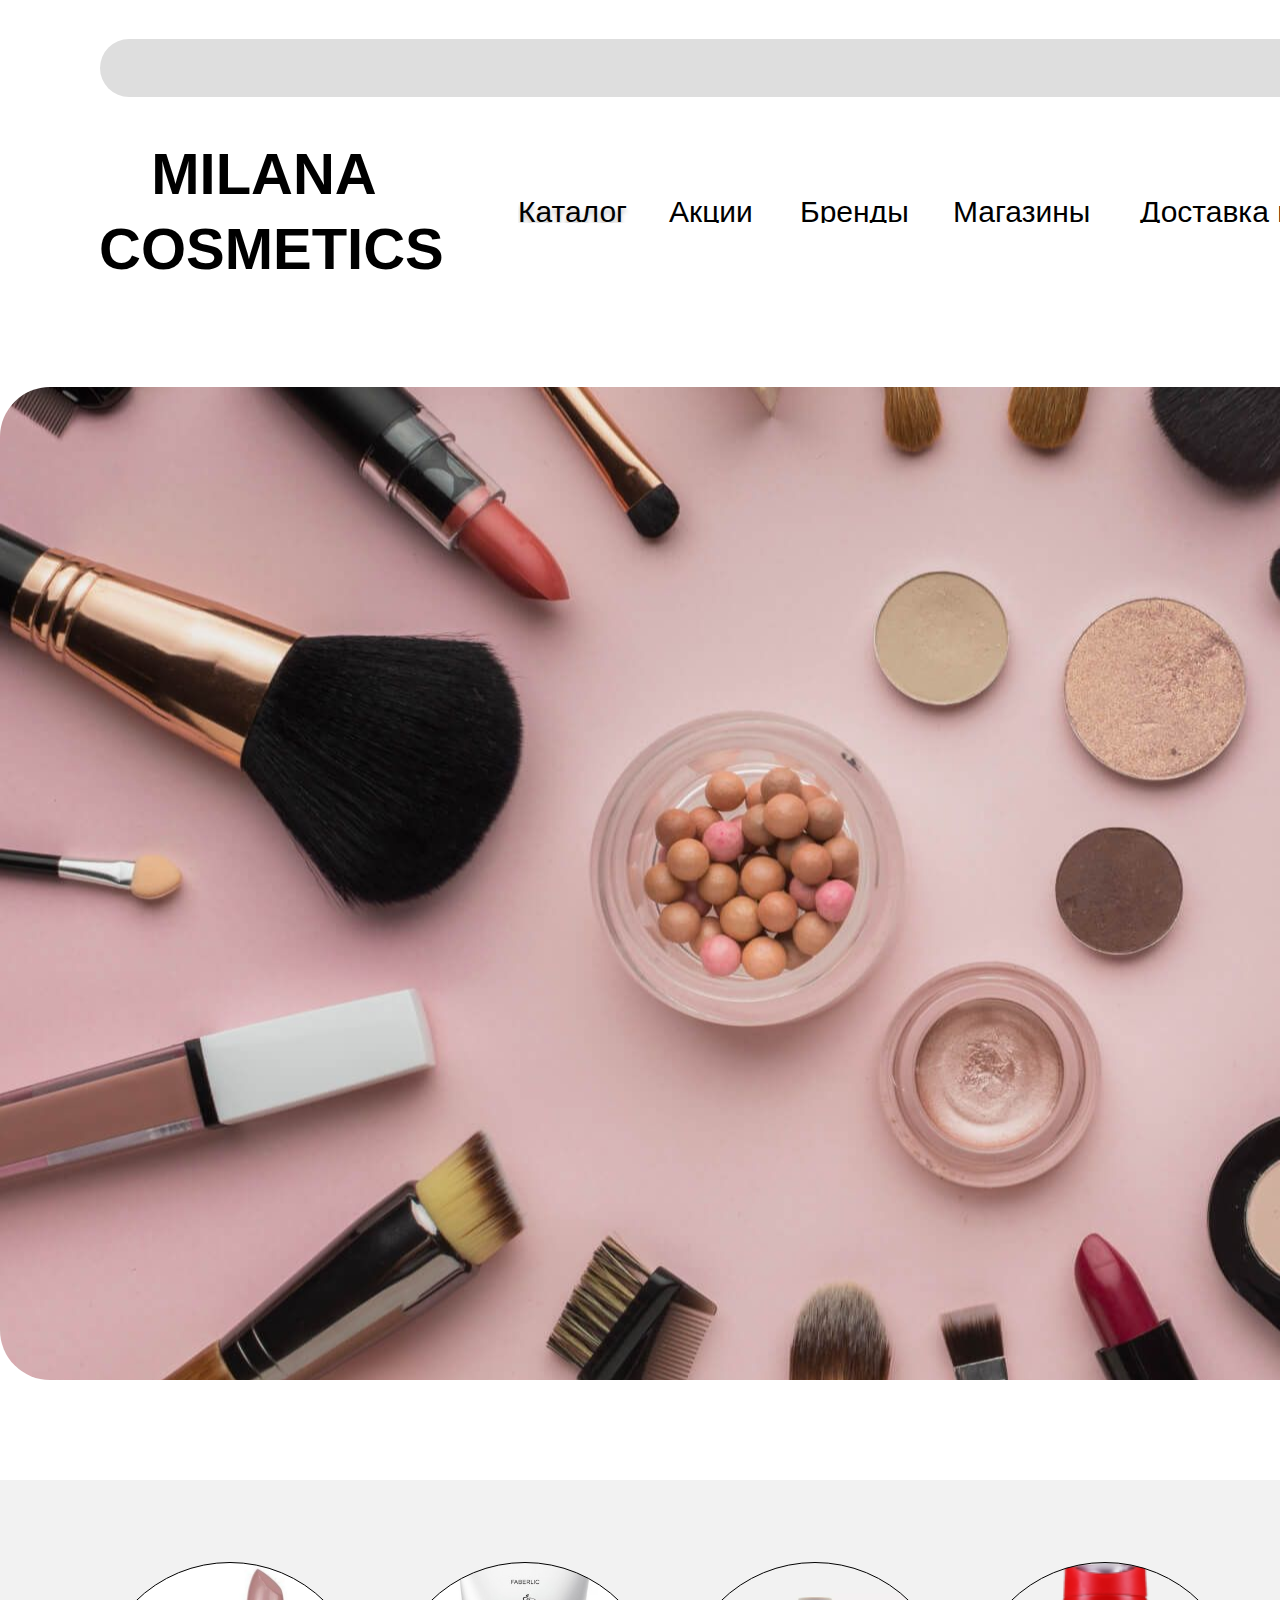
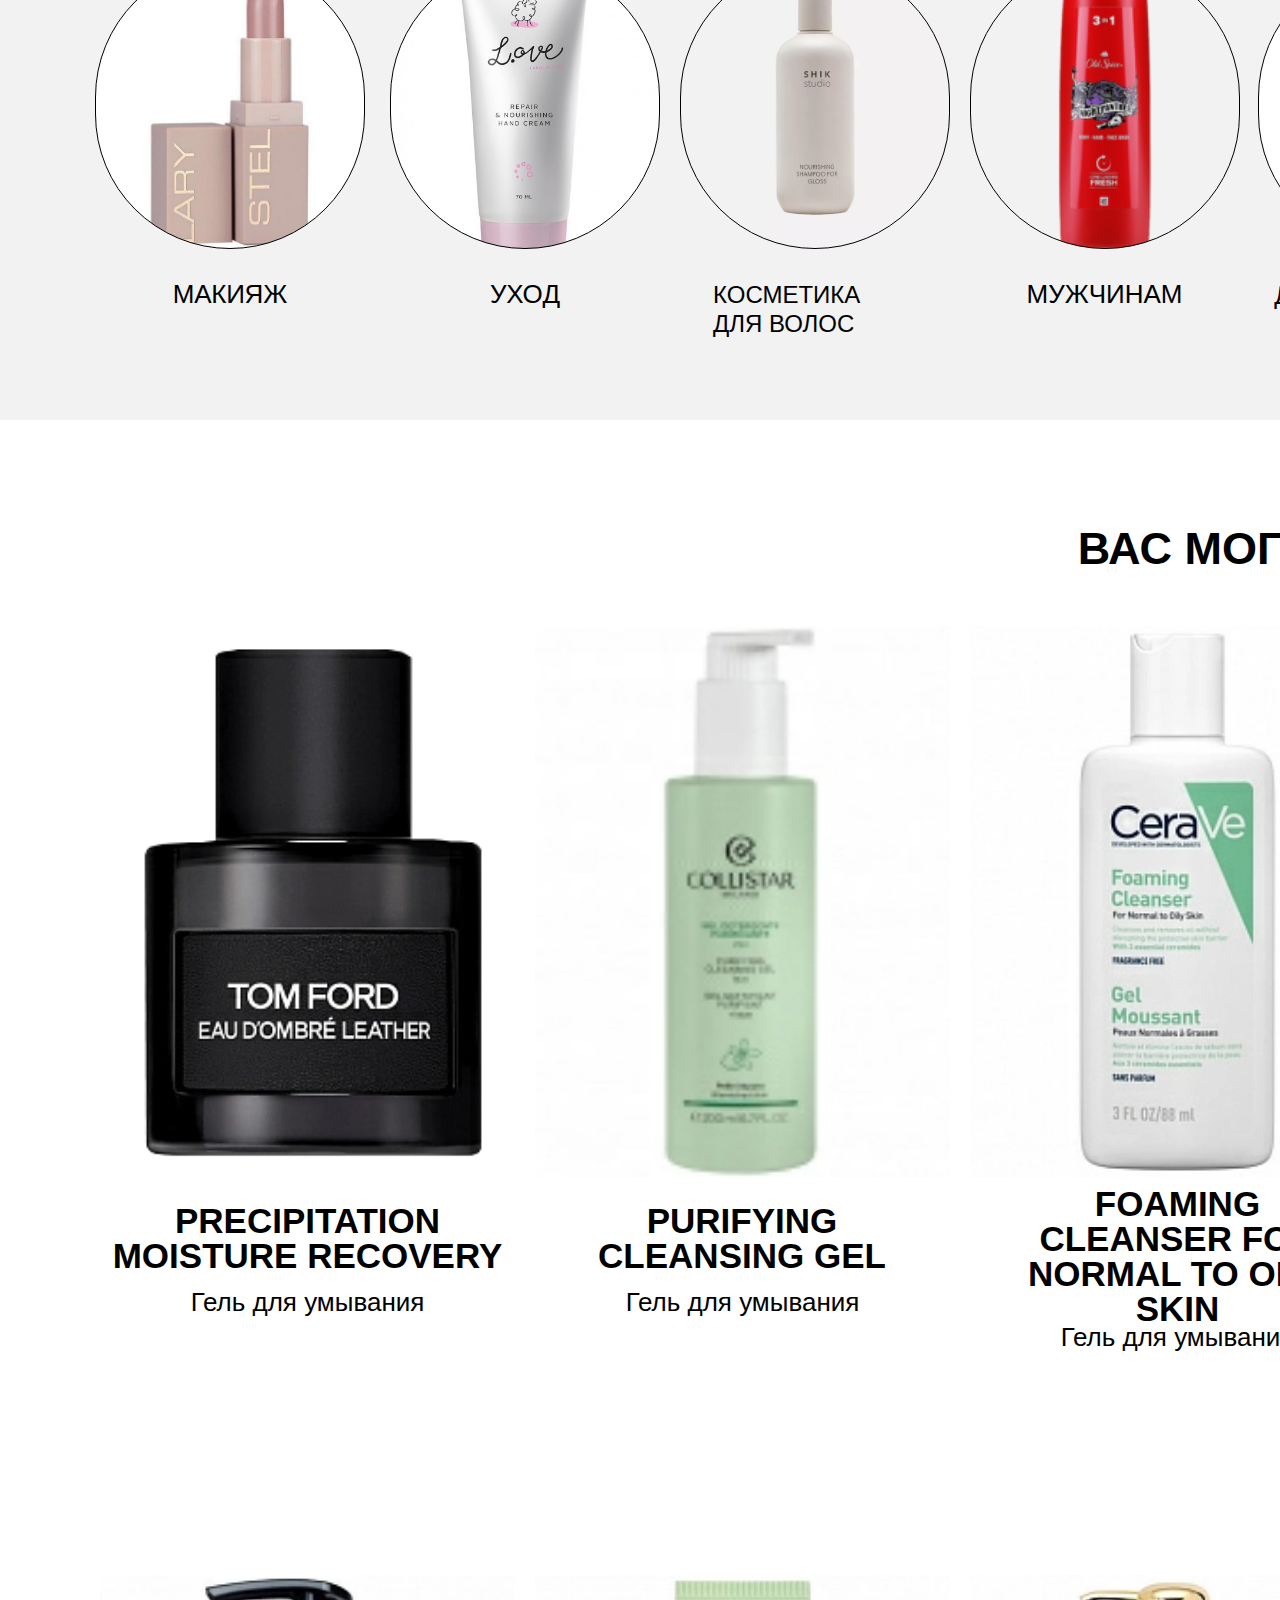
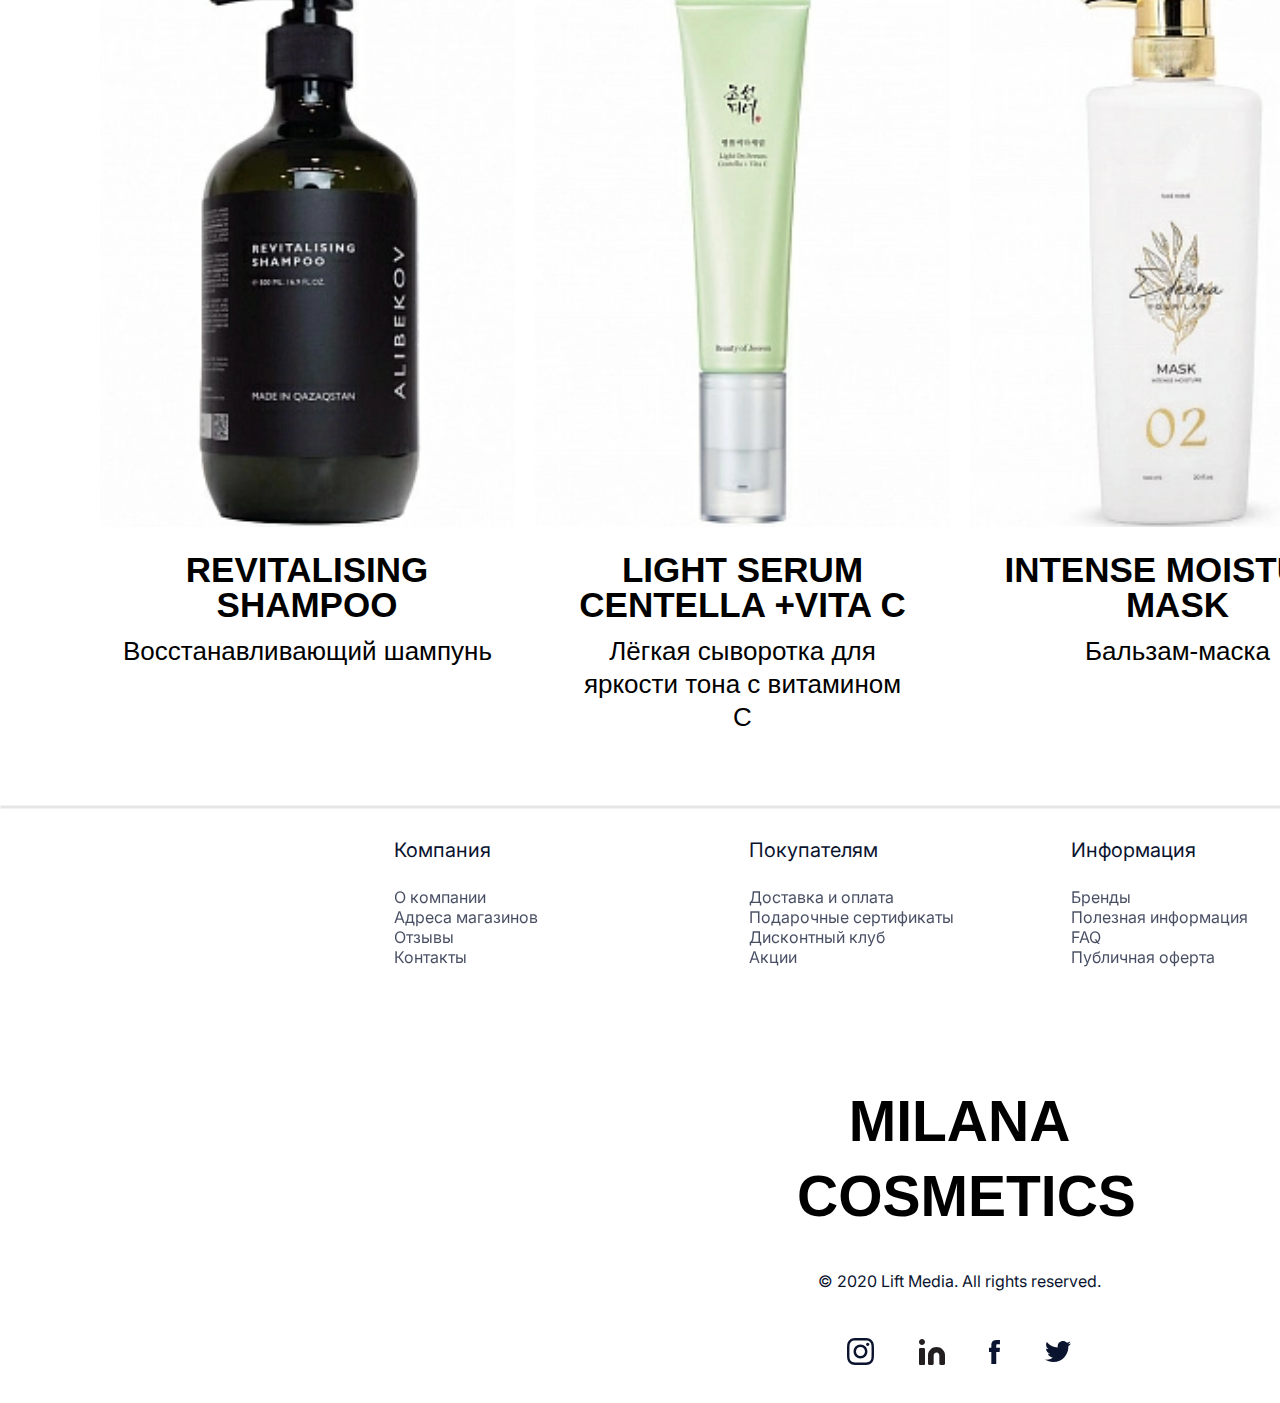
<file: index.html>
﻿<!DOCTYPE html>
<html>
  <head>
    <title>index</title>
    <meta http-equiv="X-UA-Compatible" content="IE=edge"/>
    <meta http-equiv="content-type" content="text/html; charset=utf-8"/>
    <link href="resources/css/axure_rp_page.css" type="text/css" rel="stylesheet"/>
    <link href="data/styles.css" type="text/css" rel="stylesheet"/>
    <link href="files/index/styles.css" type="text/css" rel="stylesheet"/>
    <link href="https://fonts.googleapis.com" rel="preconnect"/>
    <link href="https://fonts.gstatic.com" rel="preconnect"/>
    <link href="https://fonts.googleapis.com/css2?family=Inter:wght@100..900&display=swap" rel="stylesheet"/>
    <script src="resources/scripts/jquery-3.7.1.min.js"></script>
    <script src="resources/scripts/axure/axQuery.js"></script>
    <script src="resources/scripts/axure/globals.js"></script>
    <script src="resources/scripts/axutils.js"></script>
    <script src="resources/scripts/axure/annotation.js"></script>
    <script src="resources/scripts/axure/axQuery.std.js"></script>
    <script src="resources/scripts/axure/doc.js"></script>
    <script src="resources/scripts/messagecenter.js"></script>
    <script src="resources/scripts/axure/events.js"></script>
    <script src="resources/scripts/axure/recording.js"></script>
    <script src="resources/scripts/axure/action.js"></script>
    <script src="resources/scripts/axure/expr.js"></script>
    <script src="resources/scripts/axure/geometry.js"></script>
    <script src="resources/scripts/axure/flyout.js"></script>
    <script src="resources/scripts/axure/model.js"></script>
    <script src="resources/scripts/axure/repeater.js"></script>
    <script src="resources/scripts/axure/sto.js"></script>
    <script src="resources/scripts/axure/utils.temp.js"></script>
    <script src="resources/scripts/axure/variables.js"></script>
    <script src="resources/scripts/axure/drag.js"></script>
    <script src="resources/scripts/axure/move.js"></script>
    <script src="resources/scripts/axure/visibility.js"></script>
    <script src="resources/scripts/axure/style.js"></script>
    <script src="resources/scripts/axure/adaptive.js"></script>
    <script src="resources/scripts/axure/tree.js"></script>
    <script src="resources/scripts/axure/init.temp.js"></script>
    <script src="resources/scripts/axure/legacy.js"></script>
    <script src="resources/scripts/axure/viewer.js"></script>
    <script src="resources/scripts/axure/math.js"></script>
    <script src="resources/scripts/axure/jquery.nicescroll.min.js"></script>
    <script src="data/document.js"></script>
    <script src="files/index/data.js"></script>
    <script type="text/javascript">
      $axure.utils.getTransparentGifPath = function() { return 'resources/images/transparent.gif'; };
      $axure.utils.getOtherPath = function() { return 'resources/Other.html'; };
      $axure.utils.getReloadPath = function() { return 'resources/reload.html'; };
    </script>
  </head>
  <body>
    <div id="base" class="">

      <!-- Гавная страница (Group) -->
      <div id="u0" class="ax_default" data-label="Гавная страница" data-left="0" data-top="0" data-width="1920" data-height="4603" layer-opacity="1">

        <!-- Гавная страница BG (Rectangle) -->
        <div id="u1" class="ax_default shape transition notrs" data-label="Гавная страница BG">
          <div id="u1_div" class=""></div>
          <div id="u1_text" class="text " style="display:none; visibility: hidden">
            <p></p>
          </div>
        </div>

        <!-- Rectangle 8 (Rectangle) -->
        <div id="u2" class="ax_default shape transition notrs" data-label="Rectangle 8">
          <div id="u2_div" class=""></div>
          <div id="u2_text" class="text " style="display:none; visibility: hidden">
            <p></p>
          </div>
        </div>

        <!-- Button - Go to slide 1 (Rectangle) -->
        <div id="u3" class="ax_default shape transition notrs" data-label="Button - Go to slide 1">
          <div id="u3_div" class=""></div>
          <div id="u3_text" class="text " style="display:none; visibility: hidden">
            <p></p>
          </div>
        </div>

        <!-- Button - Go to slide 2 (Rectangle) -->
        <div id="u4" class="ax_default shape transition notrs" data-label="Button - Go to slide 2">
          <div id="u4_div" class=""></div>
          <div id="u4_text" class="text " style="display:none; visibility: hidden">
            <p></p>
          </div>
        </div>

        <!-- Button - Go to slide 3 (Rectangle) -->
        <div id="u5" class="ax_default shape transition notrs" data-label="Button - Go to slide 3">
          <div id="u5_div" class=""></div>
          <div id="u5_text" class="text " style="display:none; visibility: hidden">
            <p></p>
          </div>
        </div>

        <!-- Button - Go to slide 4 (Rectangle) -->
        <div id="u6" class="ax_default shape transition notrs" data-label="Button - Go to slide 4">
          <div id="u6_div" class=""></div>
          <div id="u6_text" class="text " style="display:none; visibility: hidden">
            <p></p>
          </div>
        </div>

        <!-- Button - Go to slide 5 (Rectangle) -->
        <div id="u7" class="ax_default shape transition notrs" data-label="Button - Go to slide 5">
          <div id="u7_div" class=""></div>
          <div id="u7_text" class="text " style="display:none; visibility: hidden">
            <p></p>
          </div>
        </div>

        <!-- Button - Go to slide 6 (Rectangle) -->
        <div id="u8" class="ax_default shape transition notrs" data-label="Button - Go to slide 6">
          <div id="u8_div" class=""></div>
          <div id="u8_text" class="text " style="display:none; visibility: hidden">
            <p></p>
          </div>
        </div>

        <!-- Button - Go to slide 7 (Rectangle) -->
        <div id="u9" class="ax_default shape transition notrs" data-label="Button - Go to slide 7">
          <div id="u9_div" class=""></div>
          <div id="u9_text" class="text " style="display:none; visibility: hidden">
            <p></p>
          </div>
        </div>

        <!-- chi-kosmetika-2024-banner-47afd376 1 (Rectangle) -->
        <div id="u10" class="ax_default shape transition notrs" data-label="chi-kosmetika-2024-banner-47afd376 1">
          <div id="u10_div" class=""></div>
          <div id="u10_text" class="text " style="display:none; visibility: hidden">
            <p></p>
          </div>
        </div>

        <!-- Group 1 (Group) -->
        <div id="u11" class="ax_default" data-label="Group 1" data-left="95" data-top="1562" data-width="1725" data-height="384" layer-opacity="1">

          <!-- Rectangle 6 (Rectangle) -->
          <div id="u12" class="ax_default shape transition notrs" data-label="Rectangle 6">
            <div id="u12_div" class=""></div>
            <div id="u12_text" class="text " style="display:none; visibility: hidden">
              <p></p>
            </div>
          </div>

          <!-- image (Rectangle) -->
          <div id="u13" class="ax_default shape transition notrs" data-label="image">
            <div id="u13_div" class=""></div>
            <div id="u13_text" class="text " style="display:none; visibility: hidden">
              <p></p>
            </div>
          </div>

          <!-- Rectangle 3 (Rectangle) -->
          <div id="u14" class="ax_default shape transition notrs" data-label="Rectangle 3">
            <div id="u14_div" class=""></div>
            <div id="u14_text" class="text " style="display:none; visibility: hidden">
              <p></p>
            </div>
          </div>

          <!-- Rectangle 4 (Rectangle) -->
          <div id="u15" class="ax_default shape transition notrs" data-label="Rectangle 4">
            <div id="u15_div" class=""></div>
            <div id="u15_text" class="text " style="display:none; visibility: hidden">
              <p></p>
            </div>
          </div>

          <!-- Rectangle 5 (Rectangle) -->
          <div id="u16" class="ax_default shape transition notrs" data-label="Rectangle 5">
            <div id="u16_div" class=""></div>
            <div id="u16_text" class="text " style="display:none; visibility: hidden">
              <p></p>
            </div>
          </div>

          <!-- image (Rectangle) -->
          <div id="u17" class="ax_default shape transition notrs" data-label="image">
            <div id="u17_div" class=""></div>
            <div id="u17_text" class="text " style="display:none; visibility: hidden">
              <p></p>
            </div>
          </div>

          <!-- Unnamed (Rectangle) -->
          <div id="u18" class="ax_default shape transition notrs">
            <div id="u18_div" class=""></div>
            <div id="u18_text" class="text ">
              <p><span style="letter-spacing:-0.26px;">Ухо</span><span>д</span></p>
            </div>
          </div>

          <!-- Unnamed (Rectangle) -->
          <div id="u19" class="ax_default shape transition notrs">
            <div id="u19_div" class=""></div>
            <div id="u19_text" class="text ">
              <p><span>косметика для волос</span></p>
            </div>
          </div>

          <!-- Unnamed (Rectangle) -->
          <div id="u20" class="ax_default shape transition notrs">
            <div id="u20_div" class=""></div>
            <div id="u20_text" class="text ">
              <p><span>Мужчинам</span></p>
            </div>
          </div>

          <!-- Unnamed (Rectangle) -->
          <div id="u21" class="ax_default shape transition notrs">
            <div id="u21_div" class=""></div>
            <div id="u21_text" class="text ">
              <p><span style="letter-spacing:-0.25px;">Дермакосметик</span><span>а</span></p>
            </div>
          </div>

          <!-- Unnamed (Rectangle) -->
          <div id="u22" class="ax_default shape transition notrs">
            <div id="u22_div" class=""></div>
            <div id="u22_text" class="text ">
              <p><span style="letter-spacing:-0.25px;">органическая косметик</span><span>а</span></p>
            </div>
          </div>

          <!-- Unnamed (Rectangle) -->
          <div id="u23" class="ax_default shape transition notrs">
            <div id="u23_div" class=""></div>
            <div id="u23_text" class="text ">
              <p><span style="letter-spacing:-0.26px;">Макия</span><span>ж</span></p>
            </div>
          </div>
        </div>

        <!-- Frame 4 (Dynamic panel) -->
        <div id="u24" class="ax_default" data-label="Frame 4">
          <div id="u24_state0" class="panel_state" data-label="State 1" style="">
            <div id="u24_state0_content" class="panel_state_content">

              <!-- Каталог (Rectangle) -->
              <div id="u25" class="ax_default shape transition notrs" data-label="Каталог">
                <div id="u25_div" class=""></div>
                <div id="u25_text" class="text ">
                  <p><span>Каталог</span></p>
                </div>
              </div>

              <!-- Акции (Rectangle) -->
              <div id="u26" class="ax_default shape transition notrs" data-label="Акции">
                <div id="u26_div" class=""></div>
                <div id="u26_text" class="text ">
                  <p><span>Акции</span></p>
                </div>
              </div>

              <!-- Бренды (Rectangle) -->
              <div id="u27" class="ax_default shape transition notrs" data-label="Бренды">
                <div id="u27_div" class=""></div>
                <div id="u27_text" class="text ">
                  <p><span>Бренды</span></p>
                </div>
              </div>

              <!-- Магазины (Rectangle) -->
              <div id="u28" class="ax_default shape transition notrs" data-label="Магазины">
                <div id="u28_div" class=""></div>
                <div id="u28_text" class="text ">
                  <p><span>Магазины</span></p>
                </div>
              </div>

              <!-- Доставка и оплата (Rectangle) -->
              <div id="u29" class="ax_default shape transition notrs" data-label="Доставка и оплата">
                <div id="u29_div" class=""></div>
                <div id="u29_text" class="text ">
                  <p><span>Доставка и оплата</span></p>
                </div>
              </div>
            </div>
          </div>
        </div>

        <!-- Frame 3 (Dynamic panel) -->
        <div id="u30" class="ax_default" data-label="Frame 3">
          <div id="u30_state0" class="panel_state" data-label="State 1" style="">
            <div id="u30_state0_content" class="panel_state_content">

              <!-- Vector (Shape) -->
              <div id="u31" class="ax_default shape transition notrs" data-label="Vector">
                <svg data="images/index/vector_u31.svg" id="u31_img" class="img generatedImage">

  <defs>
    <pattern id="u31_img_bgp" patternUnits="userSpaceOnUse" alignment="0 0" imageRepeat="None" />
    <mask fill="white" id="u31_img_cl13">
      <path d="M 20.25255997017363 31.829560440273184  C 18.790281271966144 32.036760330109345  17.49860173197391 32.05504267384298  16.3775214199238 31.884407471474113  C 15.01272801474807 31.66501934667039  13.721048405028952 31.262807784530235  12.502482869673972 30.677772785053648  C 11.283917334318991 30.09273778557706  10.187208240936497 29.361444036231326  9.212355798707138 28.48389153701644  C 8.237503356477777 27.606339037801554  7.396693105008474 26.59471604112049  6.689925044299231 25.449022477231633  C 5.983156983589987 24.303328913342778  5.45917379502012 23.060129609196633  5.117975443726188 21.719424355568375  C 4.874262333168847 20.744366046354596  4.74631294162828 19.659613674738956  4.734127285446723 18.465167170979846  C 4.721941629265166 17.27072066722074  4.83770536571366 16.1859682956051  5.081418476271001 15.21090998639132  C 5.252017651917966 14.430863297175332  5.532287729930494 13.608157829161378  5.922228727740303 12.74279358234946  C 6.3121697255501115 11.877429335537542  6.738667655951667 11.115664990055198  7.20172258867185 10.457500615644033  C 7.20172258867185 10.457500615644033  7.82319103541003 9.543383428961862  7.82319103541003 9.543383428961862  C 7.82319103541003 9.543383428961862  3.911595517705015 5.630961869962172  3.911595517705015 5.630961869962172  C 2.205603656645031 3.9002333763383326  1.1271731515804537 2.7850103737152807  0.6763038979209605 2.2852929667054265  C 0.22543464426146714 1.7855755596955722  0 1.438211046191749  0 1.243199373887752  C 0 0.9263054042143318  0.12794938609315468 0.6398820306775194  0.38384815827946406 0.3839292184065117  C 0.6397469304657735 0.1279764061355039  0.926109830576925 0  1.2429368934763598 0  C 1.4379073923812642 0  1.7851985657738207 0.2254822510052032  2.284810465949191 0.6764467181448063  C 2.784422366124561 1.1274111852844093  3.8994099083712066 2.2060694306985678  5.629772988098805 3.9124215589996902  C 5.629772988098805 3.9124215589996902  9.54136850580382 7.8248431179993805  9.54136850580382 7.8248431179993805  C 9.54136850580382 7.8248431179993805  10.455292692183498 7.203243431055505  10.455292692183498 7.203243431055505  C 11.113318106376864 6.740090711512937  11.874921618268889 6.31350271430846  12.740103158132689 5.923479369700466  C 13.605284697996488 5.533456025092471  14.427816465738196 5.25312676032174  15.207698461357813 5.082491557952869  C 16.182550903587174 4.838726980649423  17.267074248182098 4.722938797494644  18.461268564869464 4.735127027013644  C 19.655462881556826 4.747315256532644  20.739986226151746 4.875291668116711  21.71483866838111 5.119056245420156  C 22.8602903385526 5.41157374515845  23.93262800408683 5.838161777233731  24.93185180443757 6.398820306775194  C 25.931075604788308 6.935102401252336  26.838906916774203 7.587172649462018  27.655345879849005 8.35503108627504  C 28.47178484292381 9.122889523088064  29.18464570829996 9.982159678569303  29.79392847597745 10.932841552718761  C 30.403211243654937 11.88352342686822  30.890637499633062 12.90733467595225  31.256207174184933 14.004275299970855  C 31.816747330209985 15.66187441866012  32.060460458199046 17.33166185949396  31.987346523288668 19.01363748298915  C 31.889861273836217 20.695613106484345  31.518198751038142 22.28617701131132  30.872359015905467 23.78532919747008  C 30.22651928077279 25.28448138362884  29.318687899060016 26.64346898099074  28.148864940494033 27.862291850072562  C 26.97904198192805 29.08111471915439  25.602062827964744 30.05617309810977  24.017927618057893 30.78746684745551  C 22.969961240918156 31.274996002062398  21.714838668381113 31.622360550437026  20.25255997017363 31.829560440273184  Z M 18.772002788238552 29.58083216103504  C 19.905268779349353 29.532079242959043  20.813100161062124 29.39800872369861  21.495496863649986 29.178620598894888  C 22.47034930587935 28.886103099156593  23.32334523640934 28.514362098282245  24.05448458551308 28.06339763114264  C 24.785623934616822 27.612433164003036  25.52894896278125 27.021304038324967  26.284459600279494 26.29001028897923  C 27.356797335540605 25.217446100024944  28.154957780024375 24.083940858280663  28.678940968594244 22.889494354521553  C 29.20292415716411 21.695047850762446  29.513658389249063 20.354342736617404  29.611143638701513 18.867378733120002  C 29.684257573611887 17.331661859493956  29.464915768880765 15.869074360802482  28.953118224508145 14.479616237045583  C 28.44132068013553 13.114534618094613  27.710181331031784 11.901805770601863  26.759700177196923 10.841429834050544  C 25.80921902336206 9.781053897499227  24.67595303225126 8.921783742017986  23.35990220386453 8.263619367606822  C 22.043851375477796 7.581078558131337  20.60594403539169 7.17886696983808  19.046180044152454 7.056984681186358  C 18.315040695048715 7.008231763110358  17.559530057550475 7.050890563702576  16.779648061930857 7.184961087321861  C 15.999766066311238 7.319031610941146  15.195512782297126 7.532325618261087  14.366888209888513 7.8248431179993805  C 13.026466023380399 8.336748742541397  11.844457455480606 9.055854239484168  10.820862366735367 9.982159678569303  C 9.79726727799013 10.90846511765444  8.97473551024842 11.968840984464151  8.353267063510241 13.163287488223258  C 7.731798616772061 14.357733991982366  7.335764796863629 15.649686235998761  7.165165621216663 17.03914435975566  C 6.970195122311758 18.40422597870663  7.043309074653853 19.769307737140817  7.384507425947785 21.134389356091788  C 7.676963165589281 22.158200605175818  8.091275451793587 23.121070731728242  8.627444319424145 24.022999666007447  C 9.1636131870547 24.924928600286652  9.803360082657035 25.735445885639248  10.546685110821466 26.45455138258202  C 11.290010138985895 27.173656879524792  12.136913195122101 27.789162475137985  13.087394348956966 28.301068099680002  C 14.013504214397331 28.81297372422202  15.01272794502119 29.19080883386245  16.0850656802823 29.434573411165896  C 16.74309109447567 29.58083216103504  17.638736797127756 29.629585079111042  18.772002788238552 29.58083216103504  Z M 19.92354726307694 27.185845131927756  C 18.97306610924208 27.368668569264187  18.290669371790777 27.362574460498113  17.87635708558647 27.167562788194115  C 17.29144560630348 26.92379821089067  17.072103801572354 26.50330432245227  17.218331671393102 25.906081070572718  C 17.364559541213847 25.308857818693163  17.75450050416022 25.01024622762419  18.38815462995909 25.01024622762419  C 19.87480468628795 25.01024622762419  21.239598091463677 24.492246511751496  22.482534984940038 23.4562470102645  C 23.725471878416396 22.420247508777503  24.505353839172574 21.146577538753146  24.82218090207201 19.635237169933028  C 24.870923526798236 19.415849045129306  24.91357332070998 19.178178576591943  24.950130288165166 18.922225764320935  C 24.986687255620353 18.666272952049926  25.004965739347945 18.47735539722971  25.004965739347945 18.35547310857799  C 25.004965739347945 17.916696858970546  25.19993622082113 17.587614671764964  25.58987721863094 17.368226546961242  C 25.979818216440748 17.14883842215752  26.381944858447806 17.14883842215752  26.79625714465211 17.368226546961242  C 27.015598949383232 17.490108835612965  27.16182681920398 17.72168520410195  27.234940754114355 18.062955608839694  C 27.30805468902473 18.404226013577436  27.30805468902473 18.891755168184325  27.234940754114355 19.525543107531167  C 27.039970255209447 20.988130606222636  26.528172693405114 22.310553516117253  25.6995481209965 23.49281169773179  C 24.870923548587886 24.675069879346324  23.78640020399296 25.631845914568064  22.44597801748485 26.363139663913802  C 21.71483866838111 26.72878653858667  20.874028416911806 27.00302169459132  19.92354726307694 27.185845131927756  Z " fill-rule="evenodd" />
    </mask>
  </defs>
  <g transform="matrix(1 0 0 1 -1675 -13 )">
    <path d="M 20.25255997017363 31.829560440273184  C 18.790281271966144 32.036760330109345  17.49860173197391 32.05504267384298  16.3775214199238 31.884407471474113  C 15.01272801474807 31.66501934667039  13.721048405028952 31.262807784530235  12.502482869673972 30.677772785053648  C 11.283917334318991 30.09273778557706  10.187208240936497 29.361444036231326  9.212355798707138 28.48389153701644  C 8.237503356477777 27.606339037801554  7.396693105008474 26.59471604112049  6.689925044299231 25.449022477231633  C 5.983156983589987 24.303328913342778  5.45917379502012 23.060129609196633  5.117975443726188 21.719424355568375  C 4.874262333168847 20.744366046354596  4.74631294162828 19.659613674738956  4.734127285446723 18.465167170979846  C 4.721941629265166 17.27072066722074  4.83770536571366 16.1859682956051  5.081418476271001 15.21090998639132  C 5.252017651917966 14.430863297175332  5.532287729930494 13.608157829161378  5.922228727740303 12.74279358234946  C 6.3121697255501115 11.877429335537542  6.738667655951667 11.115664990055198  7.20172258867185 10.457500615644033  C 7.20172258867185 10.457500615644033  7.82319103541003 9.543383428961862  7.82319103541003 9.543383428961862  C 7.82319103541003 9.543383428961862  3.911595517705015 5.630961869962172  3.911595517705015 5.630961869962172  C 2.205603656645031 3.9002333763383326  1.1271731515804537 2.7850103737152807  0.6763038979209605 2.2852929667054265  C 0.22543464426146714 1.7855755596955722  0 1.438211046191749  0 1.243199373887752  C 0 0.9263054042143318  0.12794938609315468 0.6398820306775194  0.38384815827946406 0.3839292184065117  C 0.6397469304657735 0.1279764061355039  0.926109830576925 0  1.2429368934763598 0  C 1.4379073923812642 0  1.7851985657738207 0.2254822510052032  2.284810465949191 0.6764467181448063  C 2.784422366124561 1.1274111852844093  3.8994099083712066 2.2060694306985678  5.629772988098805 3.9124215589996902  C 5.629772988098805 3.9124215589996902  9.54136850580382 7.8248431179993805  9.54136850580382 7.8248431179993805  C 9.54136850580382 7.8248431179993805  10.455292692183498 7.203243431055505  10.455292692183498 7.203243431055505  C 11.113318106376864 6.740090711512937  11.874921618268889 6.31350271430846  12.740103158132689 5.923479369700466  C 13.605284697996488 5.533456025092471  14.427816465738196 5.25312676032174  15.207698461357813 5.082491557952869  C 16.182550903587174 4.838726980649423  17.267074248182098 4.722938797494644  18.461268564869464 4.735127027013644  C 19.655462881556826 4.747315256532644  20.739986226151746 4.875291668116711  21.71483866838111 5.119056245420156  C 22.8602903385526 5.41157374515845  23.93262800408683 5.838161777233731  24.93185180443757 6.398820306775194  C 25.931075604788308 6.935102401252336  26.838906916774203 7.587172649462018  27.655345879849005 8.35503108627504  C 28.47178484292381 9.122889523088064  29.18464570829996 9.982159678569303  29.79392847597745 10.932841552718761  C 30.403211243654937 11.88352342686822  30.890637499633062 12.90733467595225  31.256207174184933 14.004275299970855  C 31.816747330209985 15.66187441866012  32.060460458199046 17.33166185949396  31.987346523288668 19.01363748298915  C 31.889861273836217 20.695613106484345  31.518198751038142 22.28617701131132  30.872359015905467 23.78532919747008  C 30.22651928077279 25.28448138362884  29.318687899060016 26.64346898099074  28.148864940494033 27.862291850072562  C 26.97904198192805 29.08111471915439  25.602062827964744 30.05617309810977  24.017927618057893 30.78746684745551  C 22.969961240918156 31.274996002062398  21.714838668381113 31.622360550437026  20.25255997017363 31.829560440273184  Z M 18.772002788238552 29.58083216103504  C 19.905268779349353 29.532079242959043  20.813100161062124 29.39800872369861  21.495496863649986 29.178620598894888  C 22.47034930587935 28.886103099156593  23.32334523640934 28.514362098282245  24.05448458551308 28.06339763114264  C 24.785623934616822 27.612433164003036  25.52894896278125 27.021304038324967  26.284459600279494 26.29001028897923  C 27.356797335540605 25.217446100024944  28.154957780024375 24.083940858280663  28.678940968594244 22.889494354521553  C 29.20292415716411 21.695047850762446  29.513658389249063 20.354342736617404  29.611143638701513 18.867378733120002  C 29.684257573611887 17.331661859493956  29.464915768880765 15.869074360802482  28.953118224508145 14.479616237045583  C 28.44132068013553 13.114534618094613  27.710181331031784 11.901805770601863  26.759700177196923 10.841429834050544  C 25.80921902336206 9.781053897499227  24.67595303225126 8.921783742017986  23.35990220386453 8.263619367606822  C 22.043851375477796 7.581078558131337  20.60594403539169 7.17886696983808  19.046180044152454 7.056984681186358  C 18.315040695048715 7.008231763110358  17.559530057550475 7.050890563702576  16.779648061930857 7.184961087321861  C 15.999766066311238 7.319031610941146  15.195512782297126 7.532325618261087  14.366888209888513 7.8248431179993805  C 13.026466023380399 8.336748742541397  11.844457455480606 9.055854239484168  10.820862366735367 9.982159678569303  C 9.79726727799013 10.90846511765444  8.97473551024842 11.968840984464151  8.353267063510241 13.163287488223258  C 7.731798616772061 14.357733991982366  7.335764796863629 15.649686235998761  7.165165621216663 17.03914435975566  C 6.970195122311758 18.40422597870663  7.043309074653853 19.769307737140817  7.384507425947785 21.134389356091788  C 7.676963165589281 22.158200605175818  8.091275451793587 23.121070731728242  8.627444319424145 24.022999666007447  C 9.1636131870547 24.924928600286652  9.803360082657035 25.735445885639248  10.546685110821466 26.45455138258202  C 11.290010138985895 27.173656879524792  12.136913195122101 27.789162475137985  13.087394348956966 28.301068099680002  C 14.013504214397331 28.81297372422202  15.01272794502119 29.19080883386245  16.0850656802823 29.434573411165896  C 16.74309109447567 29.58083216103504  17.638736797127756 29.629585079111042  18.772002788238552 29.58083216103504  Z M 19.92354726307694 27.185845131927756  C 18.97306610924208 27.368668569264187  18.290669371790777 27.362574460498113  17.87635708558647 27.167562788194115  C 17.29144560630348 26.92379821089067  17.072103801572354 26.50330432245227  17.218331671393102 25.906081070572718  C 17.364559541213847 25.308857818693163  17.75450050416022 25.01024622762419  18.38815462995909 25.01024622762419  C 19.87480468628795 25.01024622762419  21.239598091463677 24.492246511751496  22.482534984940038 23.4562470102645  C 23.725471878416396 22.420247508777503  24.505353839172574 21.146577538753146  24.82218090207201 19.635237169933028  C 24.870923526798236 19.415849045129306  24.91357332070998 19.178178576591943  24.950130288165166 18.922225764320935  C 24.986687255620353 18.666272952049926  25.004965739347945 18.47735539722971  25.004965739347945 18.35547310857799  C 25.004965739347945 17.916696858970546  25.19993622082113 17.587614671764964  25.58987721863094 17.368226546961242  C 25.979818216440748 17.14883842215752  26.381944858447806 17.14883842215752  26.79625714465211 17.368226546961242  C 27.015598949383232 17.490108835612965  27.16182681920398 17.72168520410195  27.234940754114355 18.062955608839694  C 27.30805468902473 18.404226013577436  27.30805468902473 18.891755168184325  27.234940754114355 19.525543107531167  C 27.039970255209447 20.988130606222636  26.528172693405114 22.310553516117253  25.6995481209965 23.49281169773179  C 24.870923548587886 24.675069879346324  23.78640020399296 25.631845914568064  22.44597801748485 26.363139663913802  C 21.71483866838111 26.72878653858667  20.874028416911806 27.00302169459132  19.92354726307694 27.185845131927756  Z " fill-rule="nonzero" fill="rgba(0, 0, 0, 1)" stroke="none" transform="matrix(1 0 0 1 1675 13 )" class="fill" />
    <path d="M 20.25255997017363 31.829560440273184  C 18.790281271966144 32.036760330109345  17.49860173197391 32.05504267384298  16.3775214199238 31.884407471474113  C 15.01272801474807 31.66501934667039  13.721048405028952 31.262807784530235  12.502482869673972 30.677772785053648  C 11.283917334318991 30.09273778557706  10.187208240936497 29.361444036231326  9.212355798707138 28.48389153701644  C 8.237503356477777 27.606339037801554  7.396693105008474 26.59471604112049  6.689925044299231 25.449022477231633  C 5.983156983589987 24.303328913342778  5.45917379502012 23.060129609196633  5.117975443726188 21.719424355568375  C 4.874262333168847 20.744366046354596  4.74631294162828 19.659613674738956  4.734127285446723 18.465167170979846  C 4.721941629265166 17.27072066722074  4.83770536571366 16.1859682956051  5.081418476271001 15.21090998639132  C 5.252017651917966 14.430863297175332  5.532287729930494 13.608157829161378  5.922228727740303 12.74279358234946  C 6.3121697255501115 11.877429335537542  6.738667655951667 11.115664990055198  7.20172258867185 10.457500615644033  C 7.20172258867185 10.457500615644033  7.82319103541003 9.543383428961862  7.82319103541003 9.543383428961862  C 7.82319103541003 9.543383428961862  3.911595517705015 5.630961869962172  3.911595517705015 5.630961869962172  C 2.205603656645031 3.9002333763383326  1.1271731515804537 2.7850103737152807  0.6763038979209605 2.2852929667054265  C 0.22543464426146714 1.7855755596955722  0 1.438211046191749  0 1.243199373887752  C 0 0.9263054042143318  0.12794938609315468 0.6398820306775194  0.38384815827946406 0.3839292184065117  C 0.6397469304657735 0.1279764061355039  0.926109830576925 0  1.2429368934763598 0  C 1.4379073923812642 0  1.7851985657738207 0.2254822510052032  2.284810465949191 0.6764467181448063  C 2.784422366124561 1.1274111852844093  3.8994099083712066 2.2060694306985678  5.629772988098805 3.9124215589996902  C 5.629772988098805 3.9124215589996902  9.54136850580382 7.8248431179993805  9.54136850580382 7.8248431179993805  C 9.54136850580382 7.8248431179993805  10.455292692183498 7.203243431055505  10.455292692183498 7.203243431055505  C 11.113318106376864 6.740090711512937  11.874921618268889 6.31350271430846  12.740103158132689 5.923479369700466  C 13.605284697996488 5.533456025092471  14.427816465738196 5.25312676032174  15.207698461357813 5.082491557952869  C 16.182550903587174 4.838726980649423  17.267074248182098 4.722938797494644  18.461268564869464 4.735127027013644  C 19.655462881556826 4.747315256532644  20.739986226151746 4.875291668116711  21.71483866838111 5.119056245420156  C 22.8602903385526 5.41157374515845  23.93262800408683 5.838161777233731  24.93185180443757 6.398820306775194  C 25.931075604788308 6.935102401252336  26.838906916774203 7.587172649462018  27.655345879849005 8.35503108627504  C 28.47178484292381 9.122889523088064  29.18464570829996 9.982159678569303  29.79392847597745 10.932841552718761  C 30.403211243654937 11.88352342686822  30.890637499633062 12.90733467595225  31.256207174184933 14.004275299970855  C 31.816747330209985 15.66187441866012  32.060460458199046 17.33166185949396  31.987346523288668 19.01363748298915  C 31.889861273836217 20.695613106484345  31.518198751038142 22.28617701131132  30.872359015905467 23.78532919747008  C 30.22651928077279 25.28448138362884  29.318687899060016 26.64346898099074  28.148864940494033 27.862291850072562  C 26.97904198192805 29.08111471915439  25.602062827964744 30.05617309810977  24.017927618057893 30.78746684745551  C 22.969961240918156 31.274996002062398  21.714838668381113 31.622360550437026  20.25255997017363 31.829560440273184  Z " stroke-width="0" stroke-dasharray="0" stroke="rgba(121, 121, 121, 1)" fill="none" transform="matrix(1 0 0 1 1675 13 )" class="stroke" mask="url(#u31_img_cl13)" />
    <path d="M 18.772002788238552 29.58083216103504  C 19.905268779349353 29.532079242959043  20.813100161062124 29.39800872369861  21.495496863649986 29.178620598894888  C 22.47034930587935 28.886103099156593  23.32334523640934 28.514362098282245  24.05448458551308 28.06339763114264  C 24.785623934616822 27.612433164003036  25.52894896278125 27.021304038324967  26.284459600279494 26.29001028897923  C 27.356797335540605 25.217446100024944  28.154957780024375 24.083940858280663  28.678940968594244 22.889494354521553  C 29.20292415716411 21.695047850762446  29.513658389249063 20.354342736617404  29.611143638701513 18.867378733120002  C 29.684257573611887 17.331661859493956  29.464915768880765 15.869074360802482  28.953118224508145 14.479616237045583  C 28.44132068013553 13.114534618094613  27.710181331031784 11.901805770601863  26.759700177196923 10.841429834050544  C 25.80921902336206 9.781053897499227  24.67595303225126 8.921783742017986  23.35990220386453 8.263619367606822  C 22.043851375477796 7.581078558131337  20.60594403539169 7.17886696983808  19.046180044152454 7.056984681186358  C 18.315040695048715 7.008231763110358  17.559530057550475 7.050890563702576  16.779648061930857 7.184961087321861  C 15.999766066311238 7.319031610941146  15.195512782297126 7.532325618261087  14.366888209888513 7.8248431179993805  C 13.026466023380399 8.336748742541397  11.844457455480606 9.055854239484168  10.820862366735367 9.982159678569303  C 9.79726727799013 10.90846511765444  8.97473551024842 11.968840984464151  8.353267063510241 13.163287488223258  C 7.731798616772061 14.357733991982366  7.335764796863629 15.649686235998761  7.165165621216663 17.03914435975566  C 6.970195122311758 18.40422597870663  7.043309074653853 19.769307737140817  7.384507425947785 21.134389356091788  C 7.676963165589281 22.158200605175818  8.091275451793587 23.121070731728242  8.627444319424145 24.022999666007447  C 9.1636131870547 24.924928600286652  9.803360082657035 25.735445885639248  10.546685110821466 26.45455138258202  C 11.290010138985895 27.173656879524792  12.136913195122101 27.789162475137985  13.087394348956966 28.301068099680002  C 14.013504214397331 28.81297372422202  15.01272794502119 29.19080883386245  16.0850656802823 29.434573411165896  C 16.74309109447567 29.58083216103504  17.638736797127756 29.629585079111042  18.772002788238552 29.58083216103504  Z " stroke-width="0" stroke-dasharray="0" stroke="rgba(121, 121, 121, 1)" fill="none" transform="matrix(1 0 0 1 1675 13 )" class="stroke" mask="url(#u31_img_cl13)" />
    <path d="M 19.92354726307694 27.185845131927756  C 18.97306610924208 27.368668569264187  18.290669371790777 27.362574460498113  17.87635708558647 27.167562788194115  C 17.29144560630348 26.92379821089067  17.072103801572354 26.50330432245227  17.218331671393102 25.906081070572718  C 17.364559541213847 25.308857818693163  17.75450050416022 25.01024622762419  18.38815462995909 25.01024622762419  C 19.87480468628795 25.01024622762419  21.239598091463677 24.492246511751496  22.482534984940038 23.4562470102645  C 23.725471878416396 22.420247508777503  24.505353839172574 21.146577538753146  24.82218090207201 19.635237169933028  C 24.870923526798236 19.415849045129306  24.91357332070998 19.178178576591943  24.950130288165166 18.922225764320935  C 24.986687255620353 18.666272952049926  25.004965739347945 18.47735539722971  25.004965739347945 18.35547310857799  C 25.004965739347945 17.916696858970546  25.19993622082113 17.587614671764964  25.58987721863094 17.368226546961242  C 25.979818216440748 17.14883842215752  26.381944858447806 17.14883842215752  26.79625714465211 17.368226546961242  C 27.015598949383232 17.490108835612965  27.16182681920398 17.72168520410195  27.234940754114355 18.062955608839694  C 27.30805468902473 18.404226013577436  27.30805468902473 18.891755168184325  27.234940754114355 19.525543107531167  C 27.039970255209447 20.988130606222636  26.528172693405114 22.310553516117253  25.6995481209965 23.49281169773179  C 24.870923548587886 24.675069879346324  23.78640020399296 25.631845914568064  22.44597801748485 26.363139663913802  C 21.71483866838111 26.72878653858667  20.874028416911806 27.00302169459132  19.92354726307694 27.185845131927756  Z " stroke-width="0" stroke-dasharray="0" stroke="rgba(121, 121, 121, 1)" fill="none" transform="matrix(1 0 0 1 1675 13 )" class="stroke" mask="url(#u31_img_cl13)" />
  </g>
                </svg>
                <div id="u31_text" class="text " style="display:none; visibility: hidden">
                  <p></p>
                </div>
              </div>
            </div>
          </div>
        </div>

        <!-- Vector (Shape) -->
        <div id="u32" class="ax_default shape transition notrs" data-label="Vector">
          <svg data="images/index/vector_u32.svg" id="u32_img" class="img generatedImage">

  <defs>
    <pattern id="u32_img_bgp" patternUnits="userSpaceOnUse" alignment="0 0" imageRepeat="None" />
    <mask fill="white" id="u32_img_cl14">
      <path d="M 31.517792302106024 0.1212104506736834  C 31.33769063180827 0.04040348114965918  31.15758896151053 0  30.97748729121278 0  C 30.97748729121278 0  30.969983055397662 0  30.954974582425564 0  C 30.93996610945346 0  30.93246187363834 0  30.93246187363834 0  C 30.81239408986154 0  30.68482207697894 0.02020174057482959  30.549745824255627 0.0606052253368417  C 30.414669571532315 0.1010087100988538  30.28709755864971 0.1616139318233426  30.16702977487291 0.2424209013473668  C 30.16702977487291 0.2424209013473668  29.85185185185185 0.4848418026947336  29.22149600580973 0.9696836053894672  C 28.591140159767605 1.454525408084201  28.12587750434183 1.7979550231427741  27.825708061002178 1.999972436115776  C 27.585572493448584 2.2019898490887777  27.33042846768337 2.4040072765111913  27.060275962236744 2.6060246894841934  C 26.790123456790123 2.808042102457195  26.504962471662086 3.0504630182539736  26.204793028322438 3.3332873935262937  C 21.79230210602759 7.212021815084163  17.950133025170064 10.908940560631505  14.678286129266521 14.424043630168326  C 11.436456063907043 17.97955026032657  8.734931009440814 21.383543595952123  6.5737109658678285 24.636024099426155  C 4.412490922294844 27.888504602900184  2.7915758896151055 31.050077037178372  1.7109658678286128 34.12074186464188  C 0.6303558460421206 37.15100313148397  0.060033891888398916 40.10045750827379  0 42.96910476382077  C 0 43.04991173334479  0 43.12061782716287  0 43.18122305249972  C 0 43.24182827783656  0 43.29233263107981  0 43.33273611584182  C 0 44.30241972123129  0.05252965741514205 45.251901604107694  0.15758896151053012 46.18118170667338  C 0.26264826560591825 47.11046180923906  0.40522875816993464 47.99933846677863  0.5853304284676834 48.847811621494415  C 0.5853304284676834 48.847811621494415  0.5403050108932461 48.726601170820736  0.5403050108932461 48.726601170820736  C 0.8704914135957162 50.342740474604746  1.3357540690214977 51.82756849535737  1.9360929557007986 53.1810852330786  C 2.5364318423800998 54.53460197079982  3.2418300653594767 55.75680730989436  4.052287581699346 56.84770136595752  C 6.423626297872484 60.03957664409471  9.020091930159468 61.736522881279214  11.841684822076978 61.93854029425222  C 14.663277713994487 62.14055770722522  17.364802768460716 61.655715947878726  19.946259985475667 60.48401488616802  C 22.527717202490624 59.31231382445731  24.824013498786922 57.837586751657696  26.83514887436456 56.05983343657857  C 28.87630108048626 54.28208012149945  30.27208911117299 53.009370447223425  31.022512708787215 52.24170424035755  C 31.772936306401448 53.04977389224956  33.15371575005779 54.34268534683629  35.16485112563544 56.120438661915415  C 37.175986501213075 57.85778841637311  39.47978691926621 59.322414772410326  42.07625272331154 60.51431749883644  C 44.67271852735687 61.70622022526256  47.381747703579954 62.18096119559958  50.20334059549746 61.93854029425222  C 53.02493348741496 61.736522881279214  55.60639070442992 60.03957664409471  57.94771241830065 56.84770136595752  C 58.75816993464052 55.75680730989436  59.463568157619896 54.54470280315753  60.0639070442992 53.21138784574701  C 60.6642459309785 51.8780728883365  61.11450012819266 50.44374926056301  61.41466957153231 48.90841684683125  C 61.41466957153231 48.90841684683125  61.45969498910675 48.78720639615757  61.45969498910675 48.78720639615757  C 61.6397966594045 47.97913674426557  61.774872912127805 47.12056269939442  61.86492374727668 46.21148431934179  C 61.95497458242556 45.30240593928917  61.99999999999999 44.38322666908119  61.99999999999999 43.453946566515505  C 61.99999999999999 43.37313959699148  61.99999999999999 43.29233263469216  61.99999999999999 43.21152566516813  C 61.99999999999999 43.13071869564411  61.99999999999999 43.070113473919626  61.99999999999999 43.02970998915762  C 61.93996610811159 40.12065917298921  61.36964415395788 37.15100313148397  60.28903413217139 34.12074186464188  C 59.20842411038489 31.090480597799797  57.59501337122034 27.939008880284025  55.448801742919386 24.66632671209457  C 53.30259011461843 21.393644543905122  50.59356076663702 17.97955026032657  47.321713870733475 14.424043630168326  C 44.049866974829925 10.908940560631505  40.2076978939724 7.212021815084163  35.79520697167756 3.3332873935262937  C 35.58508836348678 3.1312699805532915  35.337448566827376 2.9191516918743456  35.052287581699346 2.696932527489456  C 34.76712659657131 2.4747133631045655  34.459452924125856 2.2423933374631426  34.12926652142338 1.999972436115776  C 33.88913095386978 1.8383584970677276  33.483902217169636 1.5454332460894635  32.913580246913575 1.1211966687315713  C 32.343258276657515 0.6969600913736794  32.05809731299927 0.4848418026947336  32.05809731299927 0.4848418026947336  C 31.87799564270152 0.3232278636466852  31.697893972403776 0.2020174201977076  31.517792302106024 0.1212104506736834  Z M 19.541031227305737 58.24162154870488  C 17.5298958517281 59.25170859912048  15.48874364560639 59.75675218212592  13.41757443718228 59.75675218212592  C 13.38755749123808 59.75675218212592  13.350036310820625 59.75675218212592  13.305010893246186 59.75675218212592  C 13.259985475671748 59.75675218212592  13.207455823624056 59.75675218212592  13.147421931735657 59.75675218212592  C 11.58654073190239 59.75675218212592  10.123214746612348 59.36281821743645  8.75744371822803 58.57495028805751  C 7.3916726898437135 57.78708235867857  6.213507625272331 56.706289134973126  5.222948438634713 55.332570732536475  C 4.502541757443717 54.362887127147005  3.8796901619771984 53.28209390344156  3.35439360929557 52.09019117701544  C 2.829097056613941 50.89828845058932  2.431372549019607 49.635679550873355  2.1612200435729845 48.30236459346284  C 2.1612200435729845 48.30236459346284  2.1612200435729845 48.181154142789154  2.1612200435729845 48.181154142789154  C 1.9811183732752355 47.45389143874706  1.8535463550251812 46.68622523188118  1.7785039941902685 45.87815557998917  C 1.7034616333553558 45.070085928097164  1.6659404502541757 44.24181449589444  1.6659404502541757 43.39334134117866  C 1.6659404502541757 43.352937856416645  1.6659404502541757 43.3024335031734  1.6659404502541757 43.24182827783656  C 1.6659404502541757 43.18122305249972  1.6659404502541757 43.110516958681636  1.6659404502541757 43.02970998915762  C 1.695957396198375 40.403483634958  2.251270878721859 37.6358449341787  3.3318809005083514 34.7267941180103  C 4.412490922294843 31.858146862463318  6.003388952672177 28.84808726033665  8.104575163398692 25.69661554282088  C 10.205761374125206 22.54514382530511  12.847252595744967 19.272461657115663  16.029048656499636 15.878569038252527  C 19.180827886710237 12.444272858767969  22.87291212781409 8.868564563894306  27.105301379811184 5.1514441536315445  C 27.37545388525781 4.909023252284177  27.63810216159862 4.696904963605232  27.893246187363832 4.515089287594707  C 28.148390213129044 4.333273611584182  28.39603000978845 4.141357059867712  28.636165577342044 3.939339646894711  C 28.936335020681696 3.737322233921709  29.401597676107475 3.4039934801196683  30.0319535221496 2.9393534288368226  C 30.66230936819172 2.4747133775539774  30.97748729121278 2.2423933374631426  30.97748729121278 2.2423933374631426  C 30.97748729121278 2.2423933374631426  31.01500847431396 2.2625950780379727  31.090050835148876 2.3029985627999845  C 31.165093195983786 2.3434020475619968  31.217622850715205 2.3636037881368264  31.247639796659403 2.3636037881368264  C 31.277656742603604 2.404007272898838  31.570321970256064 2.6262264408960814  32.12563543936093 3.030261266842085  C 32.680948908465794 3.4342960927880886  33.09368191721133 3.737322233921709  33.363834422657945 3.939339646894711  C 33.63398692810457 4.141357059867712  33.881626724763976 4.333273611584182  34.106753812636164 4.515089287594707  C 34.331880900508345 4.696904963605232  34.594529176849164 4.929225003696066  34.89469862018881 5.212049378968387  C 39.12708787218591 8.92916978923115  42.83418070032012 12.48467641938939  46.015976761074796 15.878569038252527  C 49.167755991285404 19.272461657115663  51.80174291938997 22.54514382530511  53.917937545388526 25.69661554282088  C 56.03413217138707 28.84808726033665  57.617525994128385 31.858146862463318  58.66811909949165 34.7267941180103  C 59.74872912127813 37.6358449341787  60.31905107543186 40.403483634958  60.37908496732026 43.02970998915762  C 60.37908496732026 43.070113473919626  60.37908496732026 43.12061782716287  60.37908496732026 43.18122305249972  C 60.37908496732026 43.24182827783656  60.37908496732026 43.312534371654635  60.37908496732026 43.39334134117866  C 60.37908496732026 44.24181449589444  60.334059549745824 45.08018676045487  60.244008714596944 45.90845819265759  C 60.15395787944807 46.73672962486031  60.01888162672476 47.534698386596965  59.838779956427004 48.30236459346284  C 59.838779956427004 48.30236459346284  59.883805374001454 48.181154142789154  59.883805374001454 48.181154142789154  C 59.5836359306618 49.554872545225805  59.17090294338606 50.83768322525248  58.64560639070443 52.0295859516786  C 58.1203098380228 53.22148867810472  57.512466700767895 54.30228190181016  56.82207697893973 55.27196550719963  C 54.480755265068986 58.4234372247154  51.854272458721255 59.91836612117397  48.942628903413215 59.75675218212592  C 46.03098534810517 59.595138243077876  43.29193899782135 58.79716940909416  40.72549019607843 57.36284578132067  C 38.1590413943355 55.928522153547185  36.005325644277704 54.3426853468363  34.2643427741467 52.6053355923786  C 32.493343073471614 50.867985837920905  31.577826193994422 49.979109162319574  31.517792302106024 49.93870567755756  C 31.457758410217625 49.857898708033545  31.38271604938272 49.79729348630905  31.292665214233836 49.75689000154704  C 31.20261437908496 49.716486516785025  31.11256354393609 49.6962847762102  31.022512708787215 49.6962847762102  C 30.902444925010418 49.6962847762102  30.79738562091503 49.716486516785025  30.707334785766154 49.75689000154704  C 30.617283950617278 49.79729348630905  30.54224158978237 49.857898708033545  30.482207697893973 49.93870567755756  C 30.45219075194977 49.979109162319574  29.926894185849523 50.504354485899846  28.90631808278867 51.51444153631545  C 27.91575889615105 52.564932147352465  26.617526080007558 53.69622964844176  25.011619462599853 54.90833415517858  C 23.40571284519215 56.120438661915415  21.582183433427442 57.23153449828928  19.541031227305737 58.24162154870488  Z " fill-rule="evenodd" />
    </mask>
  </defs>
  <g transform="matrix(1 0 0 1 -1513 -181 )">
    <path d="M 31.517792302106024 0.1212104506736834  C 31.33769063180827 0.04040348114965918  31.15758896151053 0  30.97748729121278 0  C 30.97748729121278 0  30.969983055397662 0  30.954974582425564 0  C 30.93996610945346 0  30.93246187363834 0  30.93246187363834 0  C 30.81239408986154 0  30.68482207697894 0.02020174057482959  30.549745824255627 0.0606052253368417  C 30.414669571532315 0.1010087100988538  30.28709755864971 0.1616139318233426  30.16702977487291 0.2424209013473668  C 30.16702977487291 0.2424209013473668  29.85185185185185 0.4848418026947336  29.22149600580973 0.9696836053894672  C 28.591140159767605 1.454525408084201  28.12587750434183 1.7979550231427741  27.825708061002178 1.999972436115776  C 27.585572493448584 2.2019898490887777  27.33042846768337 2.4040072765111913  27.060275962236744 2.6060246894841934  C 26.790123456790123 2.808042102457195  26.504962471662086 3.0504630182539736  26.204793028322438 3.3332873935262937  C 21.79230210602759 7.212021815084163  17.950133025170064 10.908940560631505  14.678286129266521 14.424043630168326  C 11.436456063907043 17.97955026032657  8.734931009440814 21.383543595952123  6.5737109658678285 24.636024099426155  C 4.412490922294844 27.888504602900184  2.7915758896151055 31.050077037178372  1.7109658678286128 34.12074186464188  C 0.6303558460421206 37.15100313148397  0.060033891888398916 40.10045750827379  0 42.96910476382077  C 0 43.04991173334479  0 43.12061782716287  0 43.18122305249972  C 0 43.24182827783656  0 43.29233263107981  0 43.33273611584182  C 0 44.30241972123129  0.05252965741514205 45.251901604107694  0.15758896151053012 46.18118170667338  C 0.26264826560591825 47.11046180923906  0.40522875816993464 47.99933846677863  0.5853304284676834 48.847811621494415  C 0.5853304284676834 48.847811621494415  0.5403050108932461 48.726601170820736  0.5403050108932461 48.726601170820736  C 0.8704914135957162 50.342740474604746  1.3357540690214977 51.82756849535737  1.9360929557007986 53.1810852330786  C 2.5364318423800998 54.53460197079982  3.2418300653594767 55.75680730989436  4.052287581699346 56.84770136595752  C 6.423626297872484 60.03957664409471  9.020091930159468 61.736522881279214  11.841684822076978 61.93854029425222  C 14.663277713994487 62.14055770722522  17.364802768460716 61.655715947878726  19.946259985475667 60.48401488616802  C 22.527717202490624 59.31231382445731  24.824013498786922 57.837586751657696  26.83514887436456 56.05983343657857  C 28.87630108048626 54.28208012149945  30.27208911117299 53.009370447223425  31.022512708787215 52.24170424035755  C 31.772936306401448 53.04977389224956  33.15371575005779 54.34268534683629  35.16485112563544 56.120438661915415  C 37.175986501213075 57.85778841637311  39.47978691926621 59.322414772410326  42.07625272331154 60.51431749883644  C 44.67271852735687 61.70622022526256  47.381747703579954 62.18096119559958  50.20334059549746 61.93854029425222  C 53.02493348741496 61.736522881279214  55.60639070442992 60.03957664409471  57.94771241830065 56.84770136595752  C 58.75816993464052 55.75680730989436  59.463568157619896 54.54470280315753  60.0639070442992 53.21138784574701  C 60.6642459309785 51.8780728883365  61.11450012819266 50.44374926056301  61.41466957153231 48.90841684683125  C 61.41466957153231 48.90841684683125  61.45969498910675 48.78720639615757  61.45969498910675 48.78720639615757  C 61.6397966594045 47.97913674426557  61.774872912127805 47.12056269939442  61.86492374727668 46.21148431934179  C 61.95497458242556 45.30240593928917  61.99999999999999 44.38322666908119  61.99999999999999 43.453946566515505  C 61.99999999999999 43.37313959699148  61.99999999999999 43.29233263469216  61.99999999999999 43.21152566516813  C 61.99999999999999 43.13071869564411  61.99999999999999 43.070113473919626  61.99999999999999 43.02970998915762  C 61.93996610811159 40.12065917298921  61.36964415395788 37.15100313148397  60.28903413217139 34.12074186464188  C 59.20842411038489 31.090480597799797  57.59501337122034 27.939008880284025  55.448801742919386 24.66632671209457  C 53.30259011461843 21.393644543905122  50.59356076663702 17.97955026032657  47.321713870733475 14.424043630168326  C 44.049866974829925 10.908940560631505  40.2076978939724 7.212021815084163  35.79520697167756 3.3332873935262937  C 35.58508836348678 3.1312699805532915  35.337448566827376 2.9191516918743456  35.052287581699346 2.696932527489456  C 34.76712659657131 2.4747133631045655  34.459452924125856 2.2423933374631426  34.12926652142338 1.999972436115776  C 33.88913095386978 1.8383584970677276  33.483902217169636 1.5454332460894635  32.913580246913575 1.1211966687315713  C 32.343258276657515 0.6969600913736794  32.05809731299927 0.4848418026947336  32.05809731299927 0.4848418026947336  C 31.87799564270152 0.3232278636466852  31.697893972403776 0.2020174201977076  31.517792302106024 0.1212104506736834  Z M 19.541031227305737 58.24162154870488  C 17.5298958517281 59.25170859912048  15.48874364560639 59.75675218212592  13.41757443718228 59.75675218212592  C 13.38755749123808 59.75675218212592  13.350036310820625 59.75675218212592  13.305010893246186 59.75675218212592  C 13.259985475671748 59.75675218212592  13.207455823624056 59.75675218212592  13.147421931735657 59.75675218212592  C 11.58654073190239 59.75675218212592  10.123214746612348 59.36281821743645  8.75744371822803 58.57495028805751  C 7.3916726898437135 57.78708235867857  6.213507625272331 56.706289134973126  5.222948438634713 55.332570732536475  C 4.502541757443717 54.362887127147005  3.8796901619771984 53.28209390344156  3.35439360929557 52.09019117701544  C 2.829097056613941 50.89828845058932  2.431372549019607 49.635679550873355  2.1612200435729845 48.30236459346284  C 2.1612200435729845 48.30236459346284  2.1612200435729845 48.181154142789154  2.1612200435729845 48.181154142789154  C 1.9811183732752355 47.45389143874706  1.8535463550251812 46.68622523188118  1.7785039941902685 45.87815557998917  C 1.7034616333553558 45.070085928097164  1.6659404502541757 44.24181449589444  1.6659404502541757 43.39334134117866  C 1.6659404502541757 43.352937856416645  1.6659404502541757 43.3024335031734  1.6659404502541757 43.24182827783656  C 1.6659404502541757 43.18122305249972  1.6659404502541757 43.110516958681636  1.6659404502541757 43.02970998915762  C 1.695957396198375 40.403483634958  2.251270878721859 37.6358449341787  3.3318809005083514 34.7267941180103  C 4.412490922294843 31.858146862463318  6.003388952672177 28.84808726033665  8.104575163398692 25.69661554282088  C 10.205761374125206 22.54514382530511  12.847252595744967 19.272461657115663  16.029048656499636 15.878569038252527  C 19.180827886710237 12.444272858767969  22.87291212781409 8.868564563894306  27.105301379811184 5.1514441536315445  C 27.37545388525781 4.909023252284177  27.63810216159862 4.696904963605232  27.893246187363832 4.515089287594707  C 28.148390213129044 4.333273611584182  28.39603000978845 4.141357059867712  28.636165577342044 3.939339646894711  C 28.936335020681696 3.737322233921709  29.401597676107475 3.4039934801196683  30.0319535221496 2.9393534288368226  C 30.66230936819172 2.4747133775539774  30.97748729121278 2.2423933374631426  30.97748729121278 2.2423933374631426  C 30.97748729121278 2.2423933374631426  31.01500847431396 2.2625950780379727  31.090050835148876 2.3029985627999845  C 31.165093195983786 2.3434020475619968  31.217622850715205 2.3636037881368264  31.247639796659403 2.3636037881368264  C 31.277656742603604 2.404007272898838  31.570321970256064 2.6262264408960814  32.12563543936093 3.030261266842085  C 32.680948908465794 3.4342960927880886  33.09368191721133 3.737322233921709  33.363834422657945 3.939339646894711  C 33.63398692810457 4.141357059867712  33.881626724763976 4.333273611584182  34.106753812636164 4.515089287594707  C 34.331880900508345 4.696904963605232  34.594529176849164 4.929225003696066  34.89469862018881 5.212049378968387  C 39.12708787218591 8.92916978923115  42.83418070032012 12.48467641938939  46.015976761074796 15.878569038252527  C 49.167755991285404 19.272461657115663  51.80174291938997 22.54514382530511  53.917937545388526 25.69661554282088  C 56.03413217138707 28.84808726033665  57.617525994128385 31.858146862463318  58.66811909949165 34.7267941180103  C 59.74872912127813 37.6358449341787  60.31905107543186 40.403483634958  60.37908496732026 43.02970998915762  C 60.37908496732026 43.070113473919626  60.37908496732026 43.12061782716287  60.37908496732026 43.18122305249972  C 60.37908496732026 43.24182827783656  60.37908496732026 43.312534371654635  60.37908496732026 43.39334134117866  C 60.37908496732026 44.24181449589444  60.334059549745824 45.08018676045487  60.244008714596944 45.90845819265759  C 60.15395787944807 46.73672962486031  60.01888162672476 47.534698386596965  59.838779956427004 48.30236459346284  C 59.838779956427004 48.30236459346284  59.883805374001454 48.181154142789154  59.883805374001454 48.181154142789154  C 59.5836359306618 49.554872545225805  59.17090294338606 50.83768322525248  58.64560639070443 52.0295859516786  C 58.1203098380228 53.22148867810472  57.512466700767895 54.30228190181016  56.82207697893973 55.27196550719963  C 54.480755265068986 58.4234372247154  51.854272458721255 59.91836612117397  48.942628903413215 59.75675218212592  C 46.03098534810517 59.595138243077876  43.29193899782135 58.79716940909416  40.72549019607843 57.36284578132067  C 38.1590413943355 55.928522153547185  36.005325644277704 54.3426853468363  34.2643427741467 52.6053355923786  C 32.493343073471614 50.867985837920905  31.577826193994422 49.979109162319574  31.517792302106024 49.93870567755756  C 31.457758410217625 49.857898708033545  31.38271604938272 49.79729348630905  31.292665214233836 49.75689000154704  C 31.20261437908496 49.716486516785025  31.11256354393609 49.6962847762102  31.022512708787215 49.6962847762102  C 30.902444925010418 49.6962847762102  30.79738562091503 49.716486516785025  30.707334785766154 49.75689000154704  C 30.617283950617278 49.79729348630905  30.54224158978237 49.857898708033545  30.482207697893973 49.93870567755756  C 30.45219075194977 49.979109162319574  29.926894185849523 50.504354485899846  28.90631808278867 51.51444153631545  C 27.91575889615105 52.564932147352465  26.617526080007558 53.69622964844176  25.011619462599853 54.90833415517858  C 23.40571284519215 56.120438661915415  21.582183433427442 57.23153449828928  19.541031227305737 58.24162154870488  Z " fill-rule="nonzero" fill="rgba(0, 0, 0, 1)" stroke="none" transform="matrix(1 0 0 1 1513 181 )" class="fill" />
    <path d="M 31.517792302106024 0.1212104506736834  C 31.33769063180827 0.04040348114965918  31.15758896151053 0  30.97748729121278 0  C 30.97748729121278 0  30.969983055397662 0  30.954974582425564 0  C 30.93996610945346 0  30.93246187363834 0  30.93246187363834 0  C 30.81239408986154 0  30.68482207697894 0.02020174057482959  30.549745824255627 0.0606052253368417  C 30.414669571532315 0.1010087100988538  30.28709755864971 0.1616139318233426  30.16702977487291 0.2424209013473668  C 30.16702977487291 0.2424209013473668  29.85185185185185 0.4848418026947336  29.22149600580973 0.9696836053894672  C 28.591140159767605 1.454525408084201  28.12587750434183 1.7979550231427741  27.825708061002178 1.999972436115776  C 27.585572493448584 2.2019898490887777  27.33042846768337 2.4040072765111913  27.060275962236744 2.6060246894841934  C 26.790123456790123 2.808042102457195  26.504962471662086 3.0504630182539736  26.204793028322438 3.3332873935262937  C 21.79230210602759 7.212021815084163  17.950133025170064 10.908940560631505  14.678286129266521 14.424043630168326  C 11.436456063907043 17.97955026032657  8.734931009440814 21.383543595952123  6.5737109658678285 24.636024099426155  C 4.412490922294844 27.888504602900184  2.7915758896151055 31.050077037178372  1.7109658678286128 34.12074186464188  C 0.6303558460421206 37.15100313148397  0.060033891888398916 40.10045750827379  0 42.96910476382077  C 0 43.04991173334479  0 43.12061782716287  0 43.18122305249972  C 0 43.24182827783656  0 43.29233263107981  0 43.33273611584182  C 0 44.30241972123129  0.05252965741514205 45.251901604107694  0.15758896151053012 46.18118170667338  C 0.26264826560591825 47.11046180923906  0.40522875816993464 47.99933846677863  0.5853304284676834 48.847811621494415  C 0.5853304284676834 48.847811621494415  0.5403050108932461 48.726601170820736  0.5403050108932461 48.726601170820736  C 0.8704914135957162 50.342740474604746  1.3357540690214977 51.82756849535737  1.9360929557007986 53.1810852330786  C 2.5364318423800998 54.53460197079982  3.2418300653594767 55.75680730989436  4.052287581699346 56.84770136595752  C 6.423626297872484 60.03957664409471  9.020091930159468 61.736522881279214  11.841684822076978 61.93854029425222  C 14.663277713994487 62.14055770722522  17.364802768460716 61.655715947878726  19.946259985475667 60.48401488616802  C 22.527717202490624 59.31231382445731  24.824013498786922 57.837586751657696  26.83514887436456 56.05983343657857  C 28.87630108048626 54.28208012149945  30.27208911117299 53.009370447223425  31.022512708787215 52.24170424035755  C 31.772936306401448 53.04977389224956  33.15371575005779 54.34268534683629  35.16485112563544 56.120438661915415  C 37.175986501213075 57.85778841637311  39.47978691926621 59.322414772410326  42.07625272331154 60.51431749883644  C 44.67271852735687 61.70622022526256  47.381747703579954 62.18096119559958  50.20334059549746 61.93854029425222  C 53.02493348741496 61.736522881279214  55.60639070442992 60.03957664409471  57.94771241830065 56.84770136595752  C 58.75816993464052 55.75680730989436  59.463568157619896 54.54470280315753  60.0639070442992 53.21138784574701  C 60.6642459309785 51.8780728883365  61.11450012819266 50.44374926056301  61.41466957153231 48.90841684683125  C 61.41466957153231 48.90841684683125  61.45969498910675 48.78720639615757  61.45969498910675 48.78720639615757  C 61.6397966594045 47.97913674426557  61.774872912127805 47.12056269939442  61.86492374727668 46.21148431934179  C 61.95497458242556 45.30240593928917  61.99999999999999 44.38322666908119  61.99999999999999 43.453946566515505  C 61.99999999999999 43.37313959699148  61.99999999999999 43.29233263469216  61.99999999999999 43.21152566516813  C 61.99999999999999 43.13071869564411  61.99999999999999 43.070113473919626  61.99999999999999 43.02970998915762  C 61.93996610811159 40.12065917298921  61.36964415395788 37.15100313148397  60.28903413217139 34.12074186464188  C 59.20842411038489 31.090480597799797  57.59501337122034 27.939008880284025  55.448801742919386 24.66632671209457  C 53.30259011461843 21.393644543905122  50.59356076663702 17.97955026032657  47.321713870733475 14.424043630168326  C 44.049866974829925 10.908940560631505  40.2076978939724 7.212021815084163  35.79520697167756 3.3332873935262937  C 35.58508836348678 3.1312699805532915  35.337448566827376 2.9191516918743456  35.052287581699346 2.696932527489456  C 34.76712659657131 2.4747133631045655  34.459452924125856 2.2423933374631426  34.12926652142338 1.999972436115776  C 33.88913095386978 1.8383584970677276  33.483902217169636 1.5454332460894635  32.913580246913575 1.1211966687315713  C 32.343258276657515 0.6969600913736794  32.05809731299927 0.4848418026947336  32.05809731299927 0.4848418026947336  C 31.87799564270152 0.3232278636466852  31.697893972403776 0.2020174201977076  31.517792302106024 0.1212104506736834  Z " stroke-width="0" stroke-dasharray="0" stroke="rgba(121, 121, 121, 1)" fill="none" transform="matrix(1 0 0 1 1513 181 )" class="stroke" mask="url(#u32_img_cl14)" />
    <path d="M 19.541031227305737 58.24162154870488  C 17.5298958517281 59.25170859912048  15.48874364560639 59.75675218212592  13.41757443718228 59.75675218212592  C 13.38755749123808 59.75675218212592  13.350036310820625 59.75675218212592  13.305010893246186 59.75675218212592  C 13.259985475671748 59.75675218212592  13.207455823624056 59.75675218212592  13.147421931735657 59.75675218212592  C 11.58654073190239 59.75675218212592  10.123214746612348 59.36281821743645  8.75744371822803 58.57495028805751  C 7.3916726898437135 57.78708235867857  6.213507625272331 56.706289134973126  5.222948438634713 55.332570732536475  C 4.502541757443717 54.362887127147005  3.8796901619771984 53.28209390344156  3.35439360929557 52.09019117701544  C 2.829097056613941 50.89828845058932  2.431372549019607 49.635679550873355  2.1612200435729845 48.30236459346284  C 2.1612200435729845 48.30236459346284  2.1612200435729845 48.181154142789154  2.1612200435729845 48.181154142789154  C 1.9811183732752355 47.45389143874706  1.8535463550251812 46.68622523188118  1.7785039941902685 45.87815557998917  C 1.7034616333553558 45.070085928097164  1.6659404502541757 44.24181449589444  1.6659404502541757 43.39334134117866  C 1.6659404502541757 43.352937856416645  1.6659404502541757 43.3024335031734  1.6659404502541757 43.24182827783656  C 1.6659404502541757 43.18122305249972  1.6659404502541757 43.110516958681636  1.6659404502541757 43.02970998915762  C 1.695957396198375 40.403483634958  2.251270878721859 37.6358449341787  3.3318809005083514 34.7267941180103  C 4.412490922294843 31.858146862463318  6.003388952672177 28.84808726033665  8.104575163398692 25.69661554282088  C 10.205761374125206 22.54514382530511  12.847252595744967 19.272461657115663  16.029048656499636 15.878569038252527  C 19.180827886710237 12.444272858767969  22.87291212781409 8.868564563894306  27.105301379811184 5.1514441536315445  C 27.37545388525781 4.909023252284177  27.63810216159862 4.696904963605232  27.893246187363832 4.515089287594707  C 28.148390213129044 4.333273611584182  28.39603000978845 4.141357059867712  28.636165577342044 3.939339646894711  C 28.936335020681696 3.737322233921709  29.401597676107475 3.4039934801196683  30.0319535221496 2.9393534288368226  C 30.66230936819172 2.4747133775539774  30.97748729121278 2.2423933374631426  30.97748729121278 2.2423933374631426  C 30.97748729121278 2.2423933374631426  31.01500847431396 2.2625950780379727  31.090050835148876 2.3029985627999845  C 31.165093195983786 2.3434020475619968  31.217622850715205 2.3636037881368264  31.247639796659403 2.3636037881368264  C 31.277656742603604 2.404007272898838  31.570321970256064 2.6262264408960814  32.12563543936093 3.030261266842085  C 32.680948908465794 3.4342960927880886  33.09368191721133 3.737322233921709  33.363834422657945 3.939339646894711  C 33.63398692810457 4.141357059867712  33.881626724763976 4.333273611584182  34.106753812636164 4.515089287594707  C 34.331880900508345 4.696904963605232  34.594529176849164 4.929225003696066  34.89469862018881 5.212049378968387  C 39.12708787218591 8.92916978923115  42.83418070032012 12.48467641938939  46.015976761074796 15.878569038252527  C 49.167755991285404 19.272461657115663  51.80174291938997 22.54514382530511  53.917937545388526 25.69661554282088  C 56.03413217138707 28.84808726033665  57.617525994128385 31.858146862463318  58.66811909949165 34.7267941180103  C 59.74872912127813 37.6358449341787  60.31905107543186 40.403483634958  60.37908496732026 43.02970998915762  C 60.37908496732026 43.070113473919626  60.37908496732026 43.12061782716287  60.37908496732026 43.18122305249972  C 60.37908496732026 43.24182827783656  60.37908496732026 43.312534371654635  60.37908496732026 43.39334134117866  C 60.37908496732026 44.24181449589444  60.334059549745824 45.08018676045487  60.244008714596944 45.90845819265759  C 60.15395787944807 46.73672962486031  60.01888162672476 47.534698386596965  59.838779956427004 48.30236459346284  C 59.838779956427004 48.30236459346284  59.883805374001454 48.181154142789154  59.883805374001454 48.181154142789154  C 59.5836359306618 49.554872545225805  59.17090294338606 50.83768322525248  58.64560639070443 52.0295859516786  C 58.1203098380228 53.22148867810472  57.512466700767895 54.30228190181016  56.82207697893973 55.27196550719963  C 54.480755265068986 58.4234372247154  51.854272458721255 59.91836612117397  48.942628903413215 59.75675218212592  C 46.03098534810517 59.595138243077876  43.29193899782135 58.79716940909416  40.72549019607843 57.36284578132067  C 38.1590413943355 55.928522153547185  36.005325644277704 54.3426853468363  34.2643427741467 52.6053355923786  C 32.493343073471614 50.867985837920905  31.577826193994422 49.979109162319574  31.517792302106024 49.93870567755756  C 31.457758410217625 49.857898708033545  31.38271604938272 49.79729348630905  31.292665214233836 49.75689000154704  C 31.20261437908496 49.716486516785025  31.11256354393609 49.6962847762102  31.022512708787215 49.6962847762102  C 30.902444925010418 49.6962847762102  30.79738562091503 49.716486516785025  30.707334785766154 49.75689000154704  C 30.617283950617278 49.79729348630905  30.54224158978237 49.857898708033545  30.482207697893973 49.93870567755756  C 30.45219075194977 49.979109162319574  29.926894185849523 50.504354485899846  28.90631808278867 51.51444153631545  C 27.91575889615105 52.564932147352465  26.617526080007558 53.69622964844176  25.011619462599853 54.90833415517858  C 23.40571284519215 56.120438661915415  21.582183433427442 57.23153449828928  19.541031227305737 58.24162154870488  Z " stroke-width="0" stroke-dasharray="0" stroke="rgba(121, 121, 121, 1)" fill="none" transform="matrix(1 0 0 1 1513 181 )" class="stroke" mask="url(#u32_img_cl14)" />
  </g>
          </svg>
          <div id="u32_text" class="text " style="display:none; visibility: hidden">
            <p></p>
          </div>
        </div>

        <!-- Vector (Shape) -->
        <div id="u33" class="ax_default shape transition notrs" data-label="Vector">
          <svg data="images/index/vector_u33.svg" id="u33_img" class="img generatedImage">

  <defs>
    <pattern id="u33_img_bgp" patternUnits="userSpaceOnUse" alignment="0 0" imageRepeat="None" />
    <mask fill="white" id="u33_img_cl15">
      <path d="M 25.04669420108778 61.97980579249092  C 23.99380162703959 62.02019667397651  23.183884311404665 62.000001235039335  22.616942196253195 61.91921947206815  C 20.632644648398546 61.59609242018346  18.800206716705656 60.828665704458345  17.11962828531493 59.616939296003004  C 15.439049853924212 58.405212887547655  14.133057166518984 56.89055487697846  13.201652250642326 55.07296526429545  C 12.796693592824862 54.22475677837671  12.47272664919195 53.315961972035204  12.22975144870849 52.34658084527093  C 11.98677624822503 51.37719971850665  11.865288647983302 50.46840491216514  11.865288647983302 49.620196426246395  C 11.865288647983302 49.620196426246395  11.865288647983302 48.953746901595956  11.865288647983302 48.953746901595956  L 4.7582644972805435 48.89316058117319  C 4.7582644972805435 48.89316058117319  4.211570296192761 48.52964265863658  4.211570296192761 48.52964265863658  C 3.725619895225843 48.20651560675189  3.3915287628418787 47.33811172884191  3.2092973624792847 45.92443088045759  C 3.02706596211669 44.51075003207328  2.4904958628852563 38.169381866343386  1.599586775135973 26.900326267708667  C 1.3161157175602378 23.345928725866834  1.073140444664526 20.2560263843057  0.8706611157557939 17.630619243025276  C 0.6681817868470616 15.045602827947715  0.49607437248121217 12.884690771388762  0.3543388436933447 11.147882957789179  C 0.21260331490547707 9.411075144189594  0.12148760386234211 8.078176037109099  0.08099173590822807 7.1491858098865375  C 0 6.220195582663979  -0.020247933977057018 5.654723234643311  0.020247933977057018 5.452768838049055  C 0.020247933977057018 4.927687375125199  0.05061983584779571 4.543974031707545  0.11136363596866043 4.3016287500164765  C 0.1721074360895252 4.059283468325407  0.30371898612187315 3.7361564164407124  0.5061983150306054 3.3322476232522003  C 0.7491735155140644 2.807166160328345  1.0933884311404662 2.302280176065157  1.5388429750151082 1.8175896126830182  C 1.9842975188897498 1.3328990493008799  2.4499998609684748 0.9693811267642763  2.935950261935393 0.7270358450732073  C 3.624379977328592 0.36351792253660364  4.738016525287054 0.1514658010569182  6.276859500302162 0.09087948063415091  C 7.81570247531727 0.030293160211383636  13.86983497884867 0  24.439256199879136 0  C 27.557437862177125 0  30.33140295784935 0  32.76115496268394 0  C 35.19090696751852 0  37.25619617162793 0.010097719468590194  38.95702257501214 0.030293160211383636  C 40.65784897839635 0.05048860095417708  41.97396466699169 0.06058632042276727  42.90536958286835 0.06058632042276727  C 43.83677449874501 0.10097720190835416  44.342972849981734 0.12117264084553454  44.42396458588996 0.12117264084553454  C 45.27437778758207 0.2827361667878821  46.07417117515006 0.6563517853201062  46.82334469066412 1.242019568666729  C 47.57251820617819 1.8276873520133519  48.12933639326271 2.524430036875176  48.4937991939879 3.3322476232522003  C 48.696278522896634 3.7361564164407124  48.82789009465266 4.059283468325407  48.88863389477353 4.3016287500164765  C 48.949377694894395 4.543974031707545  48.979749594954825 4.927687375125199  48.979749594954825 5.452768838049055  C 49.02024546290893 5.654723234643311  48.99999753074219 6.220195582663979  48.91900579483396 7.1491858098865375  C 48.87850992687984 8.078176037109099  48.78739422307793 9.411075144189594  48.64565869429006 11.147882957789179  C 48.503923165502194 12.884690771388762  48.33181572217145 15.045602827947715  48.12933639326272 17.630619243025276  C 47.92685706435399 20.2560263843057  47.68388184938808 23.345928725866834  47.40041079181234 26.900326267708667  C 46.509501704063055 38.169381866343386  45.972931488972016 44.51075003207328  45.79070008860942 45.92443088045759  C 45.60846868824683 47.33811172884191  45.27437778758207 48.20651560675189  44.788427386615155 48.52964265863658  C 44.788427386615155 48.52964265863658  44.24173318552738 48.89316058117319  44.24173318552738 48.89316058117319  L 37.1347085713862 48.953746901595956  C 37.1347085713862 48.953746901595956  37.1347085713862 49.68078274666917  37.1347085713862 49.68078274666917  C 37.1347085713862 49.842346272611515  37.11446063921945 50.104886989628525  37.07396477126533 50.46840491216514  C 37.03346890331122 50.83192283470174  36.99297303897772 51.15504988658643  36.95247717102361 51.43778603892941  C 36.54751851320614 53.901629813161435  35.48450204005591 56.0625418697204  33.76342766467821 57.92052232416552  C 32.0423532893005 59.77850277861063  29.946694154743938 61.03062008660769  27.476446205922368 61.676874190377085  C 26.9095040907709 61.838437716319426  26.09958677513597 61.93941491100534  25.04669420108778 61.97980579249092  Z M 24.803719000604325 57.64788388226306  C 25.694628088353607 57.62768844152026  26.464049517931358 57.49641808120615  27.111983405197186 57.25407279951508  C 28.731818036467043 56.72899133659122  30.047933782992178 55.800001109368665  31.060330413053393 54.46710206006778  C 32.072727043114604 53.134203010766896  32.639667362442204 51.659935841959815  32.76115496268394 50.04430066920577  C 32.76115496268394 50.04430066920577  32.82189876280481 49  32.82189876280481 49  L 16.2388431835624 49  C 16.2388431835624 49  16.2388431835624 49.74136906709193  16.2388431835624 49.74136906709193  C 16.2388431835624 49.943323463686184  16.259091115729145 50.205864180703216  16.29958698368326 50.528991232587906  C 16.340082851637373 50.8521182844726  16.400826648137627 51.15504988658643  16.48181838404585 51.43778603892941  C 16.846281184771044 52.93224857083793  17.55495881422793 54.20456129971605  18.60785138827612 55.25472422556375  C 19.660743962324307 56.30488715141146  20.936363764862467 57.03192296759486  22.4347107958906 57.43583176078337  C 23.123140511283797 57.59739528672572  23.91280991285504 57.668079323005855  24.803719000604325 57.64788388226306  Z M 11.865288647983302 44.591531831156715  C 11.865288647983302 44.591531831156715  11.865288647983302 39.01759035226212  11.865288647983302 39.01759035226212  C 11.865288647983302 37.2000007395791  11.875412614066676 35.78631989119479  11.895660548043733 34.77654792266842  C 11.915908482020791 33.76677595414204  11.946280380270917 33.22149903422488  11.98677624822503 33.1407172712537  C 12.067767984133258 32.938762874659446  12.219627477194194 32.71661302829433  12.442354749131514 32.47426774660325  C 12.665082021068836 32.23192246491218  12.877685321491864 32.05016350364389  13.080164650400596 31.928990862798354  C 13.282643979309329 31.807818221952818  13.576239008399357 31.74723190153005  13.960949752153134 31.74723190153005  C 14.345660495906913 31.74723190153005  14.679751396571667 31.807818221952818  14.963222454147402 31.928990862798354  C 15.206197654630861 32.00977262576953  15.43904981047686 32.18143385492995  15.66177708241418 32.443974586391874  C 15.8845043543515 32.70651531785381  16.03636384741244 32.9993491806373  16.117355583320663 33.322476232522  C 16.157851451274777 33.443648873367536  16.188223349524907 34.02931659893454  16.208471283501964 35.07947952478225  C 16.22871921747902 36.12964245062996  16.2388431835624 37.50293234169295  16.2388431835624 39.19934931353043  C 16.2388431835624 39.19934931353043  16.2388431835624 44  16.2388431835624 44  L 32.76115496268394 44  C 32.76115496268394 44  32.76115496268394 39.19934931353043  32.76115496268394 39.19934931353043  C 32.76115496268394 37.50293234169295  32.771278928767316 36.12964245062996  32.79152686274437 35.07947952478225  C 32.81177479672142 34.02931659893454  32.84214669497155 33.443648873367536  32.88264256292567 33.322476232522  C 32.963634298833895 32.9993491806373  33.115493791894835 32.70651531785381  33.33822106383215 32.443974586391874  C 33.56094833576947 32.18143385492995  33.79379956473864 32.00977262576953  34.0367747652221 31.928990862798354  C 34.32024582279783 31.807818221952818  34.64421276643074 31.74723190153005  35.00867556715593 31.74723190153005  C 35.373138367881126 31.74723190153005  35.67685736848545 31.807818221952818  35.9198325689689 31.928990862798354  C 36.12231189787763 32.05016350364389  36.33491519830066 32.221824740026754  36.55764247023799 32.443974586391874  C 36.780369742175296 32.666124432756995  36.932229235236235 32.89837198956263  37.01322097114446 33.1407172712537  C 37.053716839098584 33.22149903422488  37.084088737348715 33.76677595414204  37.10433667132577 34.77654792266842  C 37.12458460530282 35.78631989119479  37.1347085713862 37.2000007395791  37.1347085713862 39.01759035226212  C 37.1347085713862 39.01759035226212  37.1347085713862 44.591531831156715  37.1347085713862 44.591531831156715  C 37.1347085713862 44.591531831156715  39.38222917585819 44.591531831156715  39.38222917585819 44.591531831156715  C 40.2326423775503 44.591531831156715  40.819832435730355 44.581434111688125  41.143799379363266 44.56123867094532  C 41.467766322996184 44.54104323020253  41.62974978033019 44.51075007179676  41.62974978033019 44.47035919031118  C 41.62974978033019 44.42996830882559  41.670245644663694 43.88469146474417  41.75123738057192 42.834528538896464  C 41.83222911648015 41.82475657037009  41.94359275244881 40.43127120064644  42.08532828123668 38.654072429725524  C 42.227063810024546 36.8768736588046  42.3991712533553 34.81693887998974  42.60165058226403 32.47426774660325  C 42.80412991117275 30.0912058870139  43.00660925456395 27.566775792359106  43.20908858347267 24.900977693757348  C 43.45206378395613 21.790879989094783  43.67479105589346 19.02410461274893  43.87727038480219 16.600651795838235  C 44.07974971371091 14.177198978927542  44.241733185527366 12.137459563214122  44.3632207857691 10.481433433138738  C 44.48470838601084 8.825407303063354  44.56570011829845 7.55309463196486  44.606195986252565 6.6644952465044005  C 44.64669185420668 5.775895861043941  44.66693978637342 5.31140075826634  44.66693978637342 5.271009876780753  C 44.62644391841931 5.190228113809578  44.565700121919065 5.0993486331754285  44.48470838601084 4.9983714348783  C 44.4037166501026 4.897394236581172  44.30247698564824 4.786319313398614  44.18098938540651 4.66514667255308  C 44.18098938540651 4.66514667255308  43.81652658468132 5  43.81652658468132 5  L 5.183471098126597 5  C 5.183471098126597 5  4.819008297401409 4.66514667255308  4.819008297401409 4.66514667255308  C 4.697520697159679 4.786319313398614  4.5962810327053125 4.897394236581172  4.515289296797084 4.9983714348783  C 4.434297560888856 5.0993486331754285  4.373553764388605 5.190228113809578  4.33305789643449 5.271009876780753  C 4.33305789643449 5.31140075826634  4.35330582860124 5.775895861043941  4.393801696555355 6.6644952465044005  C 4.434297564509468 7.55309463196486  4.515289296797084 8.825407303063354  4.636776897038813 10.481433433138738  C 4.7582644972805435 12.137459563214122  4.920247969097 14.177198978927542  5.122727298005732 16.600651795838235  C 5.325206626914463 19.02410461274893  5.547933898851785 21.790879989094783  5.790909099335244 24.900977693757348  C 5.993388428243977 27.566775792359106  6.195867771635159 30.0912058870139  6.398347100543892 32.47426774660325  C 6.600826429452622 34.81693887998974  6.772933872783374 36.8768736588046  6.914669401571242 38.654072429725524  C 7.056404930359109 40.43127120064644  7.167768566327769 41.82475657037009  7.248760302235997 42.834528538896464  C 7.3297520381442265 43.88469146474417  7.370247902477727 44.42996830882559  7.370247902477727 44.47035919031118  C 7.370247902477727 44.51075007179676  7.532230896373316 44.54104323020253  7.856197840006228 44.56123867094532  C 8.180164783639139 44.581434111688125  8.7673548418192 44.591531831156715  9.617768043511306 44.591531831156715  C 9.617768043511306 44.591531831156715  11.865288647983302 44.591531831156715  11.865288647983302 44.591531831156715  Z " fill-rule="evenodd" />
    </mask>
  </defs>
  <g transform="matrix(1 0 0 1 -1645 -181 )">
    <path d="M 25.04669420108778 61.97980579249092  C 23.99380162703959 62.02019667397651  23.183884311404665 62.000001235039335  22.616942196253195 61.91921947206815  C 20.632644648398546 61.59609242018346  18.800206716705656 60.828665704458345  17.11962828531493 59.616939296003004  C 15.439049853924212 58.405212887547655  14.133057166518984 56.89055487697846  13.201652250642326 55.07296526429545  C 12.796693592824862 54.22475677837671  12.47272664919195 53.315961972035204  12.22975144870849 52.34658084527093  C 11.98677624822503 51.37719971850665  11.865288647983302 50.46840491216514  11.865288647983302 49.620196426246395  C 11.865288647983302 49.620196426246395  11.865288647983302 48.953746901595956  11.865288647983302 48.953746901595956  L 4.7582644972805435 48.89316058117319  C 4.7582644972805435 48.89316058117319  4.211570296192761 48.52964265863658  4.211570296192761 48.52964265863658  C 3.725619895225843 48.20651560675189  3.3915287628418787 47.33811172884191  3.2092973624792847 45.92443088045759  C 3.02706596211669 44.51075003207328  2.4904958628852563 38.169381866343386  1.599586775135973 26.900326267708667  C 1.3161157175602378 23.345928725866834  1.073140444664526 20.2560263843057  0.8706611157557939 17.630619243025276  C 0.6681817868470616 15.045602827947715  0.49607437248121217 12.884690771388762  0.3543388436933447 11.147882957789179  C 0.21260331490547707 9.411075144189594  0.12148760386234211 8.078176037109099  0.08099173590822807 7.1491858098865375  C 0 6.220195582663979  -0.020247933977057018 5.654723234643311  0.020247933977057018 5.452768838049055  C 0.020247933977057018 4.927687375125199  0.05061983584779571 4.543974031707545  0.11136363596866043 4.3016287500164765  C 0.1721074360895252 4.059283468325407  0.30371898612187315 3.7361564164407124  0.5061983150306054 3.3322476232522003  C 0.7491735155140644 2.807166160328345  1.0933884311404662 2.302280176065157  1.5388429750151082 1.8175896126830182  C 1.9842975188897498 1.3328990493008799  2.4499998609684748 0.9693811267642763  2.935950261935393 0.7270358450732073  C 3.624379977328592 0.36351792253660364  4.738016525287054 0.1514658010569182  6.276859500302162 0.09087948063415091  C 7.81570247531727 0.030293160211383636  13.86983497884867 0  24.439256199879136 0  C 27.557437862177125 0  30.33140295784935 0  32.76115496268394 0  C 35.19090696751852 0  37.25619617162793 0.010097719468590194  38.95702257501214 0.030293160211383636  C 40.65784897839635 0.05048860095417708  41.97396466699169 0.06058632042276727  42.90536958286835 0.06058632042276727  C 43.83677449874501 0.10097720190835416  44.342972849981734 0.12117264084553454  44.42396458588996 0.12117264084553454  C 45.27437778758207 0.2827361667878821  46.07417117515006 0.6563517853201062  46.82334469066412 1.242019568666729  C 47.57251820617819 1.8276873520133519  48.12933639326271 2.524430036875176  48.4937991939879 3.3322476232522003  C 48.696278522896634 3.7361564164407124  48.82789009465266 4.059283468325407  48.88863389477353 4.3016287500164765  C 48.949377694894395 4.543974031707545  48.979749594954825 4.927687375125199  48.979749594954825 5.452768838049055  C 49.02024546290893 5.654723234643311  48.99999753074219 6.220195582663979  48.91900579483396 7.1491858098865375  C 48.87850992687984 8.078176037109099  48.78739422307793 9.411075144189594  48.64565869429006 11.147882957789179  C 48.503923165502194 12.884690771388762  48.33181572217145 15.045602827947715  48.12933639326272 17.630619243025276  C 47.92685706435399 20.2560263843057  47.68388184938808 23.345928725866834  47.40041079181234 26.900326267708667  C 46.509501704063055 38.169381866343386  45.972931488972016 44.51075003207328  45.79070008860942 45.92443088045759  C 45.60846868824683 47.33811172884191  45.27437778758207 48.20651560675189  44.788427386615155 48.52964265863658  C 44.788427386615155 48.52964265863658  44.24173318552738 48.89316058117319  44.24173318552738 48.89316058117319  L 37.1347085713862 48.953746901595956  C 37.1347085713862 48.953746901595956  37.1347085713862 49.68078274666917  37.1347085713862 49.68078274666917  C 37.1347085713862 49.842346272611515  37.11446063921945 50.104886989628525  37.07396477126533 50.46840491216514  C 37.03346890331122 50.83192283470174  36.99297303897772 51.15504988658643  36.95247717102361 51.43778603892941  C 36.54751851320614 53.901629813161435  35.48450204005591 56.0625418697204  33.76342766467821 57.92052232416552  C 32.0423532893005 59.77850277861063  29.946694154743938 61.03062008660769  27.476446205922368 61.676874190377085  C 26.9095040907709 61.838437716319426  26.09958677513597 61.93941491100534  25.04669420108778 61.97980579249092  Z M 24.803719000604325 57.64788388226306  C 25.694628088353607 57.62768844152026  26.464049517931358 57.49641808120615  27.111983405197186 57.25407279951508  C 28.731818036467043 56.72899133659122  30.047933782992178 55.800001109368665  31.060330413053393 54.46710206006778  C 32.072727043114604 53.134203010766896  32.639667362442204 51.659935841959815  32.76115496268394 50.04430066920577  C 32.76115496268394 50.04430066920577  32.82189876280481 49  32.82189876280481 49  L 16.2388431835624 49  C 16.2388431835624 49  16.2388431835624 49.74136906709193  16.2388431835624 49.74136906709193  C 16.2388431835624 49.943323463686184  16.259091115729145 50.205864180703216  16.29958698368326 50.528991232587906  C 16.340082851637373 50.8521182844726  16.400826648137627 51.15504988658643  16.48181838404585 51.43778603892941  C 16.846281184771044 52.93224857083793  17.55495881422793 54.20456129971605  18.60785138827612 55.25472422556375  C 19.660743962324307 56.30488715141146  20.936363764862467 57.03192296759486  22.4347107958906 57.43583176078337  C 23.123140511283797 57.59739528672572  23.91280991285504 57.668079323005855  24.803719000604325 57.64788388226306  Z M 11.865288647983302 44.591531831156715  C 11.865288647983302 44.591531831156715  11.865288647983302 39.01759035226212  11.865288647983302 39.01759035226212  C 11.865288647983302 37.2000007395791  11.875412614066676 35.78631989119479  11.895660548043733 34.77654792266842  C 11.915908482020791 33.76677595414204  11.946280380270917 33.22149903422488  11.98677624822503 33.1407172712537  C 12.067767984133258 32.938762874659446  12.219627477194194 32.71661302829433  12.442354749131514 32.47426774660325  C 12.665082021068836 32.23192246491218  12.877685321491864 32.05016350364389  13.080164650400596 31.928990862798354  C 13.282643979309329 31.807818221952818  13.576239008399357 31.74723190153005  13.960949752153134 31.74723190153005  C 14.345660495906913 31.74723190153005  14.679751396571667 31.807818221952818  14.963222454147402 31.928990862798354  C 15.206197654630861 32.00977262576953  15.43904981047686 32.18143385492995  15.66177708241418 32.443974586391874  C 15.8845043543515 32.70651531785381  16.03636384741244 32.9993491806373  16.117355583320663 33.322476232522  C 16.157851451274777 33.443648873367536  16.188223349524907 34.02931659893454  16.208471283501964 35.07947952478225  C 16.22871921747902 36.12964245062996  16.2388431835624 37.50293234169295  16.2388431835624 39.19934931353043  C 16.2388431835624 39.19934931353043  16.2388431835624 44  16.2388431835624 44  L 32.76115496268394 44  C 32.76115496268394 44  32.76115496268394 39.19934931353043  32.76115496268394 39.19934931353043  C 32.76115496268394 37.50293234169295  32.771278928767316 36.12964245062996  32.79152686274437 35.07947952478225  C 32.81177479672142 34.02931659893454  32.84214669497155 33.443648873367536  32.88264256292567 33.322476232522  C 32.963634298833895 32.9993491806373  33.115493791894835 32.70651531785381  33.33822106383215 32.443974586391874  C 33.56094833576947 32.18143385492995  33.79379956473864 32.00977262576953  34.0367747652221 31.928990862798354  C 34.32024582279783 31.807818221952818  34.64421276643074 31.74723190153005  35.00867556715593 31.74723190153005  C 35.373138367881126 31.74723190153005  35.67685736848545 31.807818221952818  35.9198325689689 31.928990862798354  C 36.12231189787763 32.05016350364389  36.33491519830066 32.221824740026754  36.55764247023799 32.443974586391874  C 36.780369742175296 32.666124432756995  36.932229235236235 32.89837198956263  37.01322097114446 33.1407172712537  C 37.053716839098584 33.22149903422488  37.084088737348715 33.76677595414204  37.10433667132577 34.77654792266842  C 37.12458460530282 35.78631989119479  37.1347085713862 37.2000007395791  37.1347085713862 39.01759035226212  C 37.1347085713862 39.01759035226212  37.1347085713862 44.591531831156715  37.1347085713862 44.591531831156715  C 37.1347085713862 44.591531831156715  39.38222917585819 44.591531831156715  39.38222917585819 44.591531831156715  C 40.2326423775503 44.591531831156715  40.819832435730355 44.581434111688125  41.143799379363266 44.56123867094532  C 41.467766322996184 44.54104323020253  41.62974978033019 44.51075007179676  41.62974978033019 44.47035919031118  C 41.62974978033019 44.42996830882559  41.670245644663694 43.88469146474417  41.75123738057192 42.834528538896464  C 41.83222911648015 41.82475657037009  41.94359275244881 40.43127120064644  42.08532828123668 38.654072429725524  C 42.227063810024546 36.8768736588046  42.3991712533553 34.81693887998974  42.60165058226403 32.47426774660325  C 42.80412991117275 30.0912058870139  43.00660925456395 27.566775792359106  43.20908858347267 24.900977693757348  C 43.45206378395613 21.790879989094783  43.67479105589346 19.02410461274893  43.87727038480219 16.600651795838235  C 44.07974971371091 14.177198978927542  44.241733185527366 12.137459563214122  44.3632207857691 10.481433433138738  C 44.48470838601084 8.825407303063354  44.56570011829845 7.55309463196486  44.606195986252565 6.6644952465044005  C 44.64669185420668 5.775895861043941  44.66693978637342 5.31140075826634  44.66693978637342 5.271009876780753  C 44.62644391841931 5.190228113809578  44.565700121919065 5.0993486331754285  44.48470838601084 4.9983714348783  C 44.4037166501026 4.897394236581172  44.30247698564824 4.786319313398614  44.18098938540651 4.66514667255308  C 44.18098938540651 4.66514667255308  43.81652658468132 5  43.81652658468132 5  L 5.183471098126597 5  C 5.183471098126597 5  4.819008297401409 4.66514667255308  4.819008297401409 4.66514667255308  C 4.697520697159679 4.786319313398614  4.5962810327053125 4.897394236581172  4.515289296797084 4.9983714348783  C 4.434297560888856 5.0993486331754285  4.373553764388605 5.190228113809578  4.33305789643449 5.271009876780753  C 4.33305789643449 5.31140075826634  4.35330582860124 5.775895861043941  4.393801696555355 6.6644952465044005  C 4.434297564509468 7.55309463196486  4.515289296797084 8.825407303063354  4.636776897038813 10.481433433138738  C 4.7582644972805435 12.137459563214122  4.920247969097 14.177198978927542  5.122727298005732 16.600651795838235  C 5.325206626914463 19.02410461274893  5.547933898851785 21.790879989094783  5.790909099335244 24.900977693757348  C 5.993388428243977 27.566775792359106  6.195867771635159 30.0912058870139  6.398347100543892 32.47426774660325  C 6.600826429452622 34.81693887998974  6.772933872783374 36.8768736588046  6.914669401571242 38.654072429725524  C 7.056404930359109 40.43127120064644  7.167768566327769 41.82475657037009  7.248760302235997 42.834528538896464  C 7.3297520381442265 43.88469146474417  7.370247902477727 44.42996830882559  7.370247902477727 44.47035919031118  C 7.370247902477727 44.51075007179676  7.532230896373316 44.54104323020253  7.856197840006228 44.56123867094532  C 8.180164783639139 44.581434111688125  8.7673548418192 44.591531831156715  9.617768043511306 44.591531831156715  C 9.617768043511306 44.591531831156715  11.865288647983302 44.591531831156715  11.865288647983302 44.591531831156715  Z " fill-rule="nonzero" fill="rgba(0, 0, 0, 1)" stroke="none" transform="matrix(1 0 0 1 1645 181 )" class="fill" />
    <path d="M 25.04669420108778 61.97980579249092  C 23.99380162703959 62.02019667397651  23.183884311404665 62.000001235039335  22.616942196253195 61.91921947206815  C 20.632644648398546 61.59609242018346  18.800206716705656 60.828665704458345  17.11962828531493 59.616939296003004  C 15.439049853924212 58.405212887547655  14.133057166518984 56.89055487697846  13.201652250642326 55.07296526429545  C 12.796693592824862 54.22475677837671  12.47272664919195 53.315961972035204  12.22975144870849 52.34658084527093  C 11.98677624822503 51.37719971850665  11.865288647983302 50.46840491216514  11.865288647983302 49.620196426246395  C 11.865288647983302 49.620196426246395  11.865288647983302 48.953746901595956  11.865288647983302 48.953746901595956  L 4.7582644972805435 48.89316058117319  C 4.7582644972805435 48.89316058117319  4.211570296192761 48.52964265863658  4.211570296192761 48.52964265863658  C 3.725619895225843 48.20651560675189  3.3915287628418787 47.33811172884191  3.2092973624792847 45.92443088045759  C 3.02706596211669 44.51075003207328  2.4904958628852563 38.169381866343386  1.599586775135973 26.900326267708667  C 1.3161157175602378 23.345928725866834  1.073140444664526 20.2560263843057  0.8706611157557939 17.630619243025276  C 0.6681817868470616 15.045602827947715  0.49607437248121217 12.884690771388762  0.3543388436933447 11.147882957789179  C 0.21260331490547707 9.411075144189594  0.12148760386234211 8.078176037109099  0.08099173590822807 7.1491858098865375  C 0 6.220195582663979  -0.020247933977057018 5.654723234643311  0.020247933977057018 5.452768838049055  C 0.020247933977057018 4.927687375125199  0.05061983584779571 4.543974031707545  0.11136363596866043 4.3016287500164765  C 0.1721074360895252 4.059283468325407  0.30371898612187315 3.7361564164407124  0.5061983150306054 3.3322476232522003  C 0.7491735155140644 2.807166160328345  1.0933884311404662 2.302280176065157  1.5388429750151082 1.8175896126830182  C 1.9842975188897498 1.3328990493008799  2.4499998609684748 0.9693811267642763  2.935950261935393 0.7270358450732073  C 3.624379977328592 0.36351792253660364  4.738016525287054 0.1514658010569182  6.276859500302162 0.09087948063415091  C 7.81570247531727 0.030293160211383636  13.86983497884867 0  24.439256199879136 0  C 27.557437862177125 0  30.33140295784935 0  32.76115496268394 0  C 35.19090696751852 0  37.25619617162793 0.010097719468590194  38.95702257501214 0.030293160211383636  C 40.65784897839635 0.05048860095417708  41.97396466699169 0.06058632042276727  42.90536958286835 0.06058632042276727  C 43.83677449874501 0.10097720190835416  44.342972849981734 0.12117264084553454  44.42396458588996 0.12117264084553454  C 45.27437778758207 0.2827361667878821  46.07417117515006 0.6563517853201062  46.82334469066412 1.242019568666729  C 47.57251820617819 1.8276873520133519  48.12933639326271 2.524430036875176  48.4937991939879 3.3322476232522003  C 48.696278522896634 3.7361564164407124  48.82789009465266 4.059283468325407  48.88863389477353 4.3016287500164765  C 48.949377694894395 4.543974031707545  48.979749594954825 4.927687375125199  48.979749594954825 5.452768838049055  C 49.02024546290893 5.654723234643311  48.99999753074219 6.220195582663979  48.91900579483396 7.1491858098865375  C 48.87850992687984 8.078176037109099  48.78739422307793 9.411075144189594  48.64565869429006 11.147882957789179  C 48.503923165502194 12.884690771388762  48.33181572217145 15.045602827947715  48.12933639326272 17.630619243025276  C 47.92685706435399 20.2560263843057  47.68388184938808 23.345928725866834  47.40041079181234 26.900326267708667  C 46.509501704063055 38.169381866343386  45.972931488972016 44.51075003207328  45.79070008860942 45.92443088045759  C 45.60846868824683 47.33811172884191  45.27437778758207 48.20651560675189  44.788427386615155 48.52964265863658  C 44.788427386615155 48.52964265863658  44.24173318552738 48.89316058117319  44.24173318552738 48.89316058117319  L 37.1347085713862 48.953746901595956  C 37.1347085713862 48.953746901595956  37.1347085713862 49.68078274666917  37.1347085713862 49.68078274666917  C 37.1347085713862 49.842346272611515  37.11446063921945 50.104886989628525  37.07396477126533 50.46840491216514  C 37.03346890331122 50.83192283470174  36.99297303897772 51.15504988658643  36.95247717102361 51.43778603892941  C 36.54751851320614 53.901629813161435  35.48450204005591 56.0625418697204  33.76342766467821 57.92052232416552  C 32.0423532893005 59.77850277861063  29.946694154743938 61.03062008660769  27.476446205922368 61.676874190377085  C 26.9095040907709 61.838437716319426  26.09958677513597 61.93941491100534  25.04669420108778 61.97980579249092  Z " stroke-width="0" stroke-dasharray="0" stroke="rgba(121, 121, 121, 1)" fill="none" transform="matrix(1 0 0 1 1645 181 )" class="stroke" mask="url(#u33_img_cl15)" />
    <path d="M 24.803719000604325 57.64788388226306  C 25.694628088353607 57.62768844152026  26.464049517931358 57.49641808120615  27.111983405197186 57.25407279951508  C 28.731818036467043 56.72899133659122  30.047933782992178 55.800001109368665  31.060330413053393 54.46710206006778  C 32.072727043114604 53.134203010766896  32.639667362442204 51.659935841959815  32.76115496268394 50.04430066920577  C 32.76115496268394 50.04430066920577  32.82189876280481 49  32.82189876280481 49  L 16.2388431835624 49  C 16.2388431835624 49  16.2388431835624 49.74136906709193  16.2388431835624 49.74136906709193  C 16.2388431835624 49.943323463686184  16.259091115729145 50.205864180703216  16.29958698368326 50.528991232587906  C 16.340082851637373 50.8521182844726  16.400826648137627 51.15504988658643  16.48181838404585 51.43778603892941  C 16.846281184771044 52.93224857083793  17.55495881422793 54.20456129971605  18.60785138827612 55.25472422556375  C 19.660743962324307 56.30488715141146  20.936363764862467 57.03192296759486  22.4347107958906 57.43583176078337  C 23.123140511283797 57.59739528672572  23.91280991285504 57.668079323005855  24.803719000604325 57.64788388226306  Z " stroke-width="0" stroke-dasharray="0" stroke="rgba(121, 121, 121, 1)" fill="none" transform="matrix(1 0 0 1 1645 181 )" class="stroke" mask="url(#u33_img_cl15)" />
    <path d="M 11.865288647983302 44.591531831156715  C 11.865288647983302 44.591531831156715  11.865288647983302 39.01759035226212  11.865288647983302 39.01759035226212  C 11.865288647983302 37.2000007395791  11.875412614066676 35.78631989119479  11.895660548043733 34.77654792266842  C 11.915908482020791 33.76677595414204  11.946280380270917 33.22149903422488  11.98677624822503 33.1407172712537  C 12.067767984133258 32.938762874659446  12.219627477194194 32.71661302829433  12.442354749131514 32.47426774660325  C 12.665082021068836 32.23192246491218  12.877685321491864 32.05016350364389  13.080164650400596 31.928990862798354  C 13.282643979309329 31.807818221952818  13.576239008399357 31.74723190153005  13.960949752153134 31.74723190153005  C 14.345660495906913 31.74723190153005  14.679751396571667 31.807818221952818  14.963222454147402 31.928990862798354  C 15.206197654630861 32.00977262576953  15.43904981047686 32.18143385492995  15.66177708241418 32.443974586391874  C 15.8845043543515 32.70651531785381  16.03636384741244 32.9993491806373  16.117355583320663 33.322476232522  C 16.157851451274777 33.443648873367536  16.188223349524907 34.02931659893454  16.208471283501964 35.07947952478225  C 16.22871921747902 36.12964245062996  16.2388431835624 37.50293234169295  16.2388431835624 39.19934931353043  C 16.2388431835624 39.19934931353043  16.2388431835624 44  16.2388431835624 44  L 32.76115496268394 44  C 32.76115496268394 44  32.76115496268394 39.19934931353043  32.76115496268394 39.19934931353043  C 32.76115496268394 37.50293234169295  32.771278928767316 36.12964245062996  32.79152686274437 35.07947952478225  C 32.81177479672142 34.02931659893454  32.84214669497155 33.443648873367536  32.88264256292567 33.322476232522  C 32.963634298833895 32.9993491806373  33.115493791894835 32.70651531785381  33.33822106383215 32.443974586391874  C 33.56094833576947 32.18143385492995  33.79379956473864 32.00977262576953  34.0367747652221 31.928990862798354  C 34.32024582279783 31.807818221952818  34.64421276643074 31.74723190153005  35.00867556715593 31.74723190153005  C 35.373138367881126 31.74723190153005  35.67685736848545 31.807818221952818  35.9198325689689 31.928990862798354  C 36.12231189787763 32.05016350364389  36.33491519830066 32.221824740026754  36.55764247023799 32.443974586391874  C 36.780369742175296 32.666124432756995  36.932229235236235 32.89837198956263  37.01322097114446 33.1407172712537  C 37.053716839098584 33.22149903422488  37.084088737348715 33.76677595414204  37.10433667132577 34.77654792266842  C 37.12458460530282 35.78631989119479  37.1347085713862 37.2000007395791  37.1347085713862 39.01759035226212  C 37.1347085713862 39.01759035226212  37.1347085713862 44.591531831156715  37.1347085713862 44.591531831156715  C 37.1347085713862 44.591531831156715  39.38222917585819 44.591531831156715  39.38222917585819 44.591531831156715  C 40.2326423775503 44.591531831156715  40.819832435730355 44.581434111688125  41.143799379363266 44.56123867094532  C 41.467766322996184 44.54104323020253  41.62974978033019 44.51075007179676  41.62974978033019 44.47035919031118  C 41.62974978033019 44.42996830882559  41.670245644663694 43.88469146474417  41.75123738057192 42.834528538896464  C 41.83222911648015 41.82475657037009  41.94359275244881 40.43127120064644  42.08532828123668 38.654072429725524  C 42.227063810024546 36.8768736588046  42.3991712533553 34.81693887998974  42.60165058226403 32.47426774660325  C 42.80412991117275 30.0912058870139  43.00660925456395 27.566775792359106  43.20908858347267 24.900977693757348  C 43.45206378395613 21.790879989094783  43.67479105589346 19.02410461274893  43.87727038480219 16.600651795838235  C 44.07974971371091 14.177198978927542  44.241733185527366 12.137459563214122  44.3632207857691 10.481433433138738  C 44.48470838601084 8.825407303063354  44.56570011829845 7.55309463196486  44.606195986252565 6.6644952465044005  C 44.64669185420668 5.775895861043941  44.66693978637342 5.31140075826634  44.66693978637342 5.271009876780753  C 44.62644391841931 5.190228113809578  44.565700121919065 5.0993486331754285  44.48470838601084 4.9983714348783  C 44.4037166501026 4.897394236581172  44.30247698564824 4.786319313398614  44.18098938540651 4.66514667255308  C 44.18098938540651 4.66514667255308  43.81652658468132 5  43.81652658468132 5  L 5.183471098126597 5  C 5.183471098126597 5  4.819008297401409 4.66514667255308  4.819008297401409 4.66514667255308  C 4.697520697159679 4.786319313398614  4.5962810327053125 4.897394236581172  4.515289296797084 4.9983714348783  C 4.434297560888856 5.0993486331754285  4.373553764388605 5.190228113809578  4.33305789643449 5.271009876780753  C 4.33305789643449 5.31140075826634  4.35330582860124 5.775895861043941  4.393801696555355 6.6644952465044005  C 4.434297564509468 7.55309463196486  4.515289296797084 8.825407303063354  4.636776897038813 10.481433433138738  C 4.7582644972805435 12.137459563214122  4.920247969097 14.177198978927542  5.122727298005732 16.600651795838235  C 5.325206626914463 19.02410461274893  5.547933898851785 21.790879989094783  5.790909099335244 24.900977693757348  C 5.993388428243977 27.566775792359106  6.195867771635159 30.0912058870139  6.398347100543892 32.47426774660325  C 6.600826429452622 34.81693887998974  6.772933872783374 36.8768736588046  6.914669401571242 38.654072429725524  C 7.056404930359109 40.43127120064644  7.167768566327769 41.82475657037009  7.248760302235997 42.834528538896464  C 7.3297520381442265 43.88469146474417  7.370247902477727 44.42996830882559  7.370247902477727 44.47035919031118  C 7.370247902477727 44.51075007179676  7.532230896373316 44.54104323020253  7.856197840006228 44.56123867094532  C 8.180164783639139 44.581434111688125  8.7673548418192 44.591531831156715  9.617768043511306 44.591531831156715  C 9.617768043511306 44.591531831156715  11.865288647983302 44.591531831156715  11.865288647983302 44.591531831156715  Z " stroke-width="0" stroke-dasharray="0" stroke="rgba(121, 121, 121, 1)" fill="none" transform="matrix(1 0 0 1 1645 181 )" class="stroke" mask="url(#u33_img_cl15)" />
  </g>
          </svg>
          <div id="u33_text" class="text " style="display:none; visibility: hidden">
            <p></p>
          </div>
        </div>

        <!-- Vector (Shape) -->
        <div id="u34" class="ax_default shape transition notrs" data-label="Vector">
          <svg data="images/index/vector_u34.svg" id="u34_img" class="img generatedImage">

  <defs>
    <pattern id="u34_img_bgp" patternUnits="userSpaceOnUse" alignment="0 0" imageRepeat="None" />
    <mask fill="white" id="u34_img_cl16">
      <path d="M 26.711423930698427 56.98988879801817  C 26.105035192203573 56.969668861705784  25.660350107669057 56.93933895994892  25.377368706009744 56.89889908732415  C 25.134813210611803 56.858459214699394  24.760873469263398 56.76746950038977  24.255549539794263 56.625929955242114  C 23.750225610325124 56.48439041009445  23.275221088865866 56.3327408922711  22.830536004331346 56.17098140177204  C 20.32412929565892 55.32174410196122  18.171449158342707 53.956898441551004  16.372495939361126 52.07644442054136  C 14.573542720379542 50.19599039953171  13.269806874785864 47.92124763218133  12.4612885760693 45.25221611849021  C 12.25915900139016 44.56473832364088  12.127774769897131 43.98847012698727  12.067135896047645 43.52341161530393  C 12.006497022198158 43.05835310362058  11.976177585273415 42.1990057877468  11.976177585273415 40.94536981230683  C 11.976177585273415 39.73217366971996  12.006497022198158 38.903156315260546  12.067135896047645 38.45831772000375  C 12.127774769897131 38.013479124746944  12.25915900139016 37.44732091523146  12.4612885760693 36.759843120382136  C 12.946399566865185 35.223127967872294  13.50225592976205 33.908832185302984  14.128857606930158 32.816955656974805  C 14.755459284098263 31.725079128646623  15.594297019739567 30.653422574594693  16.645370871683813 29.6019858791196  C 18.221981591770437 28.024830893756672  20.000721814249033 26.8520746418726  21.98159177043855 26.083717065617684  C 23.92203573362209 25.274919656509674  25.923118570655113 24.880630890283108  27.98484028153763 24.900850826595487  C 30.046561992420138 24.92107076290787  32.06785771029668 25.315359489362766  34.048727666486194 26.083717065617684  C 35.989171629669734 26.8520746418726  37.747698971304814 28.024830893756672  39.32430969139144 29.6019858791196  C 40.90092041147807 31.179140864482534  42.073271953291545 32.95849512981034  42.841364374661616 34.94004890650183  C 43.64988267337818 36.921602683193306  44.05414185165133 38.93348613205067  44.05414185165133 40.9756997158715  C 44.05414185165133 43.017913299692324  43.670095669881164 45.02979674854969  42.9020032485111 47.01135052524118  C 42.09348494979453 48.99290430193266  40.92113340798106 50.75203859298421  39.38494856524093 52.28875374549405  C 37.848763722500806 53.825468898003884  36.181194691639945 54.97800517561172  34.382241472658365 55.746362751866634  C 32.583288253676784 56.51472032812155  30.632737850071486 56.91911902182874  28.530590146183002 56.9595588944535  C 27.924201407688145 56.99999876707827  27.317812669193284 57.01010873433055  26.711423930698427 56.98988879801817  Z M 25.680563075257176 52.59205278114077  C 27.2167479179973 52.91557176213889  28.793358638083927 52.91557176213889  30.41039523551705 52.59205278114077  C 32.22956145100163 52.22809393836471  33.876917485359485 51.45973641995949  35.352463454250135 50.28698011022572  C 36.82800942314078 49.11422380049195  37.97004152802951 47.67860840366396  38.778559826746076 45.98013380404234  C 39.70835587316161 43.95814031019715  40.04186970824865 41.84515687425916  39.779101245262595 39.641183959025945  C 39.516332782276535 37.43721104379273  38.71792095289659 35.44554733781282  37.3838657282079 33.66619295678561  C 36.332791876263656 32.291237367086964  34.94820433380672 31.179140864482534  33.230102869518134 30.329903564671724  C 31.51200140522955 29.48066626486092  29.763580619675697 29.05604761495551  27.98484028153763 29.05604761495551  C 26.206099943399558 29.05604761495551  24.457679157845703 29.48066626486092  22.73957769355712 30.329903564671724  C 21.021476229268536 31.179140864482534  19.636888686811595 32.291237367086964  18.58581483486735 33.66619295678561  C 17.534740982923108 35.081588495036755  16.817181023895643 36.628413576835015  16.43313481321061 38.30666820218039  C 16.04908860252558 39.98492282752576  16.018769165600837 41.67328749785895  16.34217650243638 43.37176209748056  C 16.706009745533297 44.98935691569659  17.3326114227014 46.44519228680083  18.221981591770437 47.7392682107933  C 19.111351760839472 48.99290418623326  20.192744991878723 50.03423089457022  21.466161342717918 50.863248277954476  C 22.73957769355712 51.692265661338745  24.14437823251705 52.268533800142656  25.680563075257176 52.59205278114077  Z M 29.652409312398483 19.198828956437204  C 27.853456093416902 19.299928632575707  26.12524818870656 19.269598736242244  24.46778559826746 19.10783924574319  C 22.082656637294008 18.82476015544787  19.758166318851092 18.278821862358924  17.49431510557661 17.470024453250915  C 15.190037899296154 16.661227044142898  13.027251321558186 15.619900335805939  11.005955603681647 14.346044386089726  C 8.984659885805108 13.072188436373514  7.125067677314563 11.586023161704597  5.4271792095289655 9.887548562082982  C 3.729290741743367 8.189073962461366  2.2335318920092124 6.308619941451719  0.9399025446670277 4.246186499054041  C 0.4143656186949064 3.4778289227991244  0.11117127113362937 2.87123088043054  0.03031943692474283 2.426392285173738  C -0.050532397284143736 1.9815536899169364  0.03031943692474284 1.536715123584984  0.27287493232268545 1.0918765283281822  C 0.43457860074045856 0.7279176855521213  0.677134081680967 0.4549485534700759  1.0005414185165133 0.27296913208204554  C 1.3239487553520597 0.09098971069401517  1.7079949371222232 0  2.152680021656741 0  C 2.637791012452626 0  3.0218372231376582 0.11120964158298799  3.3048186247969684 0.333628939211389  C 3.5878000264562786 0.55604823683979  3.9112073632918247 0.9907768304960429  4.275040606388739 1.6378147924922732  C 5.204836652804273 3.1745299450021074  6.346868757693008 4.670805148959445  7.701136978884678 6.126640520063688  C 9.055405200076349 7.582475891167931  10.460205739036274 8.836111866607895  11.915538711423931 9.887548562082982  C 12.885760693015701 10.575026356932307  14.138964047351916 11.313054029622553  15.675148890092043 12.101631522304018  C 17.211333732832166 12.890209014985484  18.504962964514878 13.446257237362847  19.55603681645912 13.769776218360963  C 21.132647536545747 14.25505467539571  22.47680920165619 14.5785736419314  23.588521927449918 14.74033313243046  C 24.700234653243644 14.902092622929517  26.165674066053057 14.982972360947832  27.98484028153763 14.982972360947832  C 29.399747376578784 14.982972360947832  30.430608174190308 14.952642457383162  31.077422847861396 14.891982650253818  C 31.724237521532494 14.831322843124473  32.43169101122332 14.720113201541485  33.19978343259339 14.558353711042429  C 35.584912393566846 14.073075254007682  37.808337845154306 13.335047639167135  39.870059556036814 12.344270750821392  C 41.93178126691932 11.35349386247565  43.87222523010287 10.130187790600358  45.69139144558744 8.674352419496113  C 46.78289117487819 7.784675228982509  47.88449734459068 6.6927987585040265  48.99621007038441 5.398722834511567  C 50.10792279617814 4.104646910519106  51.00739940566893 2.891450767932237  51.694639956686515 1.75913440675096  C 52.01804729352206 1.11209644475473  52.36166756903086 0.6571479202095041  52.72550081212777 0.3942887463407324  C 53.08933405522469 0.1314295724719608  53.51380617217109 0  53.99891716296697 0  C 54.32232449980252 0  54.56487998074303 0.04043986900915813  54.7265836491608 0.1213196142586869  C 54.88828731757857 0.2021993595082157  55.11062985984583 0.3639588427760607  55.39361126150514 0.6065980712934345  C 55.63616675690309 0.8492372998108084  55.79787041809214 1.0615466247635101  55.87872225230103 1.2435260461515407  C 55.959574086509924 1.425505467539571  56 1.678254654270219  56 2.001773635268334  C 56 2.325292616266449  55.93936112615051 2.628591651913166  55.81808337845154 2.9116707422084853  C 55.69680563075258 3.194749832503805  55.43403716776651 3.6598083441871547  55.02977801840822 4.306846306183385  C 53.897852411770984 6.086200687210593  52.60422306442881 7.744235338279714  51.14889009204115 9.280950490789548  C 49.69355711965349 10.817665643299383  48.10683995914511 12.192621232998034  46.388738494856526 13.405817375584903  C 44.67063703056794 14.619013518171773  42.8615773711646 15.65023023937061  40.96155928532756 16.499467539181417  C 39.02111532214402 17.348704838992226  37.02003248511099 17.995742772063608  34.95831077422848 18.440581367320412  C 33.21999642909638 18.844980071874417  31.451362531380067 19.0977292802987  29.652409312398483 19.198828956437204  Z " fill-rule="evenodd" />
    </mask>
  </defs>
  <g transform="matrix(1 0 0 1 -1764 -183 )">
    <path d="M 26.711423930698427 56.98988879801817  C 26.105035192203573 56.969668861705784  25.660350107669057 56.93933895994892  25.377368706009744 56.89889908732415  C 25.134813210611803 56.858459214699394  24.760873469263398 56.76746950038977  24.255549539794263 56.625929955242114  C 23.750225610325124 56.48439041009445  23.275221088865866 56.3327408922711  22.830536004331346 56.17098140177204  C 20.32412929565892 55.32174410196122  18.171449158342707 53.956898441551004  16.372495939361126 52.07644442054136  C 14.573542720379542 50.19599039953171  13.269806874785864 47.92124763218133  12.4612885760693 45.25221611849021  C 12.25915900139016 44.56473832364088  12.127774769897131 43.98847012698727  12.067135896047645 43.52341161530393  C 12.006497022198158 43.05835310362058  11.976177585273415 42.1990057877468  11.976177585273415 40.94536981230683  C 11.976177585273415 39.73217366971996  12.006497022198158 38.903156315260546  12.067135896047645 38.45831772000375  C 12.127774769897131 38.013479124746944  12.25915900139016 37.44732091523146  12.4612885760693 36.759843120382136  C 12.946399566865185 35.223127967872294  13.50225592976205 33.908832185302984  14.128857606930158 32.816955656974805  C 14.755459284098263 31.725079128646623  15.594297019739567 30.653422574594693  16.645370871683813 29.6019858791196  C 18.221981591770437 28.024830893756672  20.000721814249033 26.8520746418726  21.98159177043855 26.083717065617684  C 23.92203573362209 25.274919656509674  25.923118570655113 24.880630890283108  27.98484028153763 24.900850826595487  C 30.046561992420138 24.92107076290787  32.06785771029668 25.315359489362766  34.048727666486194 26.083717065617684  C 35.989171629669734 26.8520746418726  37.747698971304814 28.024830893756672  39.32430969139144 29.6019858791196  C 40.90092041147807 31.179140864482534  42.073271953291545 32.95849512981034  42.841364374661616 34.94004890650183  C 43.64988267337818 36.921602683193306  44.05414185165133 38.93348613205067  44.05414185165133 40.9756997158715  C 44.05414185165133 43.017913299692324  43.670095669881164 45.02979674854969  42.9020032485111 47.01135052524118  C 42.09348494979453 48.99290430193266  40.92113340798106 50.75203859298421  39.38494856524093 52.28875374549405  C 37.848763722500806 53.825468898003884  36.181194691639945 54.97800517561172  34.382241472658365 55.746362751866634  C 32.583288253676784 56.51472032812155  30.632737850071486 56.91911902182874  28.530590146183002 56.9595588944535  C 27.924201407688145 56.99999876707827  27.317812669193284 57.01010873433055  26.711423930698427 56.98988879801817  Z M 25.680563075257176 52.59205278114077  C 27.2167479179973 52.91557176213889  28.793358638083927 52.91557176213889  30.41039523551705 52.59205278114077  C 32.22956145100163 52.22809393836471  33.876917485359485 51.45973641995949  35.352463454250135 50.28698011022572  C 36.82800942314078 49.11422380049195  37.97004152802951 47.67860840366396  38.778559826746076 45.98013380404234  C 39.70835587316161 43.95814031019715  40.04186970824865 41.84515687425916  39.779101245262595 39.641183959025945  C 39.516332782276535 37.43721104379273  38.71792095289659 35.44554733781282  37.3838657282079 33.66619295678561  C 36.332791876263656 32.291237367086964  34.94820433380672 31.179140864482534  33.230102869518134 30.329903564671724  C 31.51200140522955 29.48066626486092  29.763580619675697 29.05604761495551  27.98484028153763 29.05604761495551  C 26.206099943399558 29.05604761495551  24.457679157845703 29.48066626486092  22.73957769355712 30.329903564671724  C 21.021476229268536 31.179140864482534  19.636888686811595 32.291237367086964  18.58581483486735 33.66619295678561  C 17.534740982923108 35.081588495036755  16.817181023895643 36.628413576835015  16.43313481321061 38.30666820218039  C 16.04908860252558 39.98492282752576  16.018769165600837 41.67328749785895  16.34217650243638 43.37176209748056  C 16.706009745533297 44.98935691569659  17.3326114227014 46.44519228680083  18.221981591770437 47.7392682107933  C 19.111351760839472 48.99290418623326  20.192744991878723 50.03423089457022  21.466161342717918 50.863248277954476  C 22.73957769355712 51.692265661338745  24.14437823251705 52.268533800142656  25.680563075257176 52.59205278114077  Z M 29.652409312398483 19.198828956437204  C 27.853456093416902 19.299928632575707  26.12524818870656 19.269598736242244  24.46778559826746 19.10783924574319  C 22.082656637294008 18.82476015544787  19.758166318851092 18.278821862358924  17.49431510557661 17.470024453250915  C 15.190037899296154 16.661227044142898  13.027251321558186 15.619900335805939  11.005955603681647 14.346044386089726  C 8.984659885805108 13.072188436373514  7.125067677314563 11.586023161704597  5.4271792095289655 9.887548562082982  C 3.729290741743367 8.189073962461366  2.2335318920092124 6.308619941451719  0.9399025446670277 4.246186499054041  C 0.4143656186949064 3.4778289227991244  0.11117127113362937 2.87123088043054  0.03031943692474283 2.426392285173738  C -0.050532397284143736 1.9815536899169364  0.03031943692474284 1.536715123584984  0.27287493232268545 1.0918765283281822  C 0.43457860074045856 0.7279176855521213  0.677134081680967 0.4549485534700759  1.0005414185165133 0.27296913208204554  C 1.3239487553520597 0.09098971069401517  1.7079949371222232 0  2.152680021656741 0  C 2.637791012452626 0  3.0218372231376582 0.11120964158298799  3.3048186247969684 0.333628939211389  C 3.5878000264562786 0.55604823683979  3.9112073632918247 0.9907768304960429  4.275040606388739 1.6378147924922732  C 5.204836652804273 3.1745299450021074  6.346868757693008 4.670805148959445  7.701136978884678 6.126640520063688  C 9.055405200076349 7.582475891167931  10.460205739036274 8.836111866607895  11.915538711423931 9.887548562082982  C 12.885760693015701 10.575026356932307  14.138964047351916 11.313054029622553  15.675148890092043 12.101631522304018  C 17.211333732832166 12.890209014985484  18.504962964514878 13.446257237362847  19.55603681645912 13.769776218360963  C 21.132647536545747 14.25505467539571  22.47680920165619 14.5785736419314  23.588521927449918 14.74033313243046  C 24.700234653243644 14.902092622929517  26.165674066053057 14.982972360947832  27.98484028153763 14.982972360947832  C 29.399747376578784 14.982972360947832  30.430608174190308 14.952642457383162  31.077422847861396 14.891982650253818  C 31.724237521532494 14.831322843124473  32.43169101122332 14.720113201541485  33.19978343259339 14.558353711042429  C 35.584912393566846 14.073075254007682  37.808337845154306 13.335047639167135  39.870059556036814 12.344270750821392  C 41.93178126691932 11.35349386247565  43.87222523010287 10.130187790600358  45.69139144558744 8.674352419496113  C 46.78289117487819 7.784675228982509  47.88449734459068 6.6927987585040265  48.99621007038441 5.398722834511567  C 50.10792279617814 4.104646910519106  51.00739940566893 2.891450767932237  51.694639956686515 1.75913440675096  C 52.01804729352206 1.11209644475473  52.36166756903086 0.6571479202095041  52.72550081212777 0.3942887463407324  C 53.08933405522469 0.1314295724719608  53.51380617217109 0  53.99891716296697 0  C 54.32232449980252 0  54.56487998074303 0.04043986900915813  54.7265836491608 0.1213196142586869  C 54.88828731757857 0.2021993595082157  55.11062985984583 0.3639588427760607  55.39361126150514 0.6065980712934345  C 55.63616675690309 0.8492372998108084  55.79787041809214 1.0615466247635101  55.87872225230103 1.2435260461515407  C 55.959574086509924 1.425505467539571  56 1.678254654270219  56 2.001773635268334  C 56 2.325292616266449  55.93936112615051 2.628591651913166  55.81808337845154 2.9116707422084853  C 55.69680563075258 3.194749832503805  55.43403716776651 3.6598083441871547  55.02977801840822 4.306846306183385  C 53.897852411770984 6.086200687210593  52.60422306442881 7.744235338279714  51.14889009204115 9.280950490789548  C 49.69355711965349 10.817665643299383  48.10683995914511 12.192621232998034  46.388738494856526 13.405817375584903  C 44.67063703056794 14.619013518171773  42.8615773711646 15.65023023937061  40.96155928532756 16.499467539181417  C 39.02111532214402 17.348704838992226  37.02003248511099 17.995742772063608  34.95831077422848 18.440581367320412  C 33.21999642909638 18.844980071874417  31.451362531380067 19.0977292802987  29.652409312398483 19.198828956437204  Z " fill-rule="nonzero" fill="rgba(0, 0, 0, 1)" stroke="none" transform="matrix(1 0 0 1 1764 183 )" class="fill" />
    <path d="M 26.711423930698427 56.98988879801817  C 26.105035192203573 56.969668861705784  25.660350107669057 56.93933895994892  25.377368706009744 56.89889908732415  C 25.134813210611803 56.858459214699394  24.760873469263398 56.76746950038977  24.255549539794263 56.625929955242114  C 23.750225610325124 56.48439041009445  23.275221088865866 56.3327408922711  22.830536004331346 56.17098140177204  C 20.32412929565892 55.32174410196122  18.171449158342707 53.956898441551004  16.372495939361126 52.07644442054136  C 14.573542720379542 50.19599039953171  13.269806874785864 47.92124763218133  12.4612885760693 45.25221611849021  C 12.25915900139016 44.56473832364088  12.127774769897131 43.98847012698727  12.067135896047645 43.52341161530393  C 12.006497022198158 43.05835310362058  11.976177585273415 42.1990057877468  11.976177585273415 40.94536981230683  C 11.976177585273415 39.73217366971996  12.006497022198158 38.903156315260546  12.067135896047645 38.45831772000375  C 12.127774769897131 38.013479124746944  12.25915900139016 37.44732091523146  12.4612885760693 36.759843120382136  C 12.946399566865185 35.223127967872294  13.50225592976205 33.908832185302984  14.128857606930158 32.816955656974805  C 14.755459284098263 31.725079128646623  15.594297019739567 30.653422574594693  16.645370871683813 29.6019858791196  C 18.221981591770437 28.024830893756672  20.000721814249033 26.8520746418726  21.98159177043855 26.083717065617684  C 23.92203573362209 25.274919656509674  25.923118570655113 24.880630890283108  27.98484028153763 24.900850826595487  C 30.046561992420138 24.92107076290787  32.06785771029668 25.315359489362766  34.048727666486194 26.083717065617684  C 35.989171629669734 26.8520746418726  37.747698971304814 28.024830893756672  39.32430969139144 29.6019858791196  C 40.90092041147807 31.179140864482534  42.073271953291545 32.95849512981034  42.841364374661616 34.94004890650183  C 43.64988267337818 36.921602683193306  44.05414185165133 38.93348613205067  44.05414185165133 40.9756997158715  C 44.05414185165133 43.017913299692324  43.670095669881164 45.02979674854969  42.9020032485111 47.01135052524118  C 42.09348494979453 48.99290430193266  40.92113340798106 50.75203859298421  39.38494856524093 52.28875374549405  C 37.848763722500806 53.825468898003884  36.181194691639945 54.97800517561172  34.382241472658365 55.746362751866634  C 32.583288253676784 56.51472032812155  30.632737850071486 56.91911902182874  28.530590146183002 56.9595588944535  C 27.924201407688145 56.99999876707827  27.317812669193284 57.01010873433055  26.711423930698427 56.98988879801817  Z " stroke-width="0" stroke-dasharray="0" stroke="rgba(121, 121, 121, 1)" fill="none" transform="matrix(1 0 0 1 1764 183 )" class="stroke" mask="url(#u34_img_cl16)" />
    <path d="M 25.680563075257176 52.59205278114077  C 27.2167479179973 52.91557176213889  28.793358638083927 52.91557176213889  30.41039523551705 52.59205278114077  C 32.22956145100163 52.22809393836471  33.876917485359485 51.45973641995949  35.352463454250135 50.28698011022572  C 36.82800942314078 49.11422380049195  37.97004152802951 47.67860840366396  38.778559826746076 45.98013380404234  C 39.70835587316161 43.95814031019715  40.04186970824865 41.84515687425916  39.779101245262595 39.641183959025945  C 39.516332782276535 37.43721104379273  38.71792095289659 35.44554733781282  37.3838657282079 33.66619295678561  C 36.332791876263656 32.291237367086964  34.94820433380672 31.179140864482534  33.230102869518134 30.329903564671724  C 31.51200140522955 29.48066626486092  29.763580619675697 29.05604761495551  27.98484028153763 29.05604761495551  C 26.206099943399558 29.05604761495551  24.457679157845703 29.48066626486092  22.73957769355712 30.329903564671724  C 21.021476229268536 31.179140864482534  19.636888686811595 32.291237367086964  18.58581483486735 33.66619295678561  C 17.534740982923108 35.081588495036755  16.817181023895643 36.628413576835015  16.43313481321061 38.30666820218039  C 16.04908860252558 39.98492282752576  16.018769165600837 41.67328749785895  16.34217650243638 43.37176209748056  C 16.706009745533297 44.98935691569659  17.3326114227014 46.44519228680083  18.221981591770437 47.7392682107933  C 19.111351760839472 48.99290418623326  20.192744991878723 50.03423089457022  21.466161342717918 50.863248277954476  C 22.73957769355712 51.692265661338745  24.14437823251705 52.268533800142656  25.680563075257176 52.59205278114077  Z " stroke-width="0" stroke-dasharray="0" stroke="rgba(121, 121, 121, 1)" fill="none" transform="matrix(1 0 0 1 1764 183 )" class="stroke" mask="url(#u34_img_cl16)" />
    <path d="M 29.652409312398483 19.198828956437204  C 27.853456093416902 19.299928632575707  26.12524818870656 19.269598736242244  24.46778559826746 19.10783924574319  C 22.082656637294008 18.82476015544787  19.758166318851092 18.278821862358924  17.49431510557661 17.470024453250915  C 15.190037899296154 16.661227044142898  13.027251321558186 15.619900335805939  11.005955603681647 14.346044386089726  C 8.984659885805108 13.072188436373514  7.125067677314563 11.586023161704597  5.4271792095289655 9.887548562082982  C 3.729290741743367 8.189073962461366  2.2335318920092124 6.308619941451719  0.9399025446670277 4.246186499054041  C 0.4143656186949064 3.4778289227991244  0.11117127113362937 2.87123088043054  0.03031943692474283 2.426392285173738  C -0.050532397284143736 1.9815536899169364  0.03031943692474284 1.536715123584984  0.27287493232268545 1.0918765283281822  C 0.43457860074045856 0.7279176855521213  0.677134081680967 0.4549485534700759  1.0005414185165133 0.27296913208204554  C 1.3239487553520597 0.09098971069401517  1.7079949371222232 0  2.152680021656741 0  C 2.637791012452626 0  3.0218372231376582 0.11120964158298799  3.3048186247969684 0.333628939211389  C 3.5878000264562786 0.55604823683979  3.9112073632918247 0.9907768304960429  4.275040606388739 1.6378147924922732  C 5.204836652804273 3.1745299450021074  6.346868757693008 4.670805148959445  7.701136978884678 6.126640520063688  C 9.055405200076349 7.582475891167931  10.460205739036274 8.836111866607895  11.915538711423931 9.887548562082982  C 12.885760693015701 10.575026356932307  14.138964047351916 11.313054029622553  15.675148890092043 12.101631522304018  C 17.211333732832166 12.890209014985484  18.504962964514878 13.446257237362847  19.55603681645912 13.769776218360963  C 21.132647536545747 14.25505467539571  22.47680920165619 14.5785736419314  23.588521927449918 14.74033313243046  C 24.700234653243644 14.902092622929517  26.165674066053057 14.982972360947832  27.98484028153763 14.982972360947832  C 29.399747376578784 14.982972360947832  30.430608174190308 14.952642457383162  31.077422847861396 14.891982650253818  C 31.724237521532494 14.831322843124473  32.43169101122332 14.720113201541485  33.19978343259339 14.558353711042429  C 35.584912393566846 14.073075254007682  37.808337845154306 13.335047639167135  39.870059556036814 12.344270750821392  C 41.93178126691932 11.35349386247565  43.87222523010287 10.130187790600358  45.69139144558744 8.674352419496113  C 46.78289117487819 7.784675228982509  47.88449734459068 6.6927987585040265  48.99621007038441 5.398722834511567  C 50.10792279617814 4.104646910519106  51.00739940566893 2.891450767932237  51.694639956686515 1.75913440675096  C 52.01804729352206 1.11209644475473  52.36166756903086 0.6571479202095041  52.72550081212777 0.3942887463407324  C 53.08933405522469 0.1314295724719608  53.51380617217109 0  53.99891716296697 0  C 54.32232449980252 0  54.56487998074303 0.04043986900915813  54.7265836491608 0.1213196142586869  C 54.88828731757857 0.2021993595082157  55.11062985984583 0.3639588427760607  55.39361126150514 0.6065980712934345  C 55.63616675690309 0.8492372998108084  55.79787041809214 1.0615466247635101  55.87872225230103 1.2435260461515407  C 55.959574086509924 1.425505467539571  56 1.678254654270219  56 2.001773635268334  C 56 2.325292616266449  55.93936112615051 2.628591651913166  55.81808337845154 2.9116707422084853  C 55.69680563075258 3.194749832503805  55.43403716776651 3.6598083441871547  55.02977801840822 4.306846306183385  C 53.897852411770984 6.086200687210593  52.60422306442881 7.744235338279714  51.14889009204115 9.280950490789548  C 49.69355711965349 10.817665643299383  48.10683995914511 12.192621232998034  46.388738494856526 13.405817375584903  C 44.67063703056794 14.619013518171773  42.8615773711646 15.65023023937061  40.96155928532756 16.499467539181417  C 39.02111532214402 17.348704838992226  37.02003248511099 17.995742772063608  34.95831077422848 18.440581367320412  C 33.21999642909638 18.844980071874417  31.451362531380067 19.0977292802987  29.652409312398483 19.198828956437204  Z " stroke-width="0" stroke-dasharray="0" stroke="rgba(121, 121, 121, 1)" fill="none" transform="matrix(1 0 0 1 1764 183 )" class="stroke" mask="url(#u34_img_cl16)" />
  </g>
          </svg>
          <div id="u34_text" class="text " style="display:none; visibility: hidden">
            <p></p>
          </div>
        </div>

        <!-- Unnamed (Rectangle) -->
        <div id="u35" class="ax_default shape transition notrs">
          <div id="u35_div" class=""></div>
          <div id="u35_text" class="text ">
            <p><span>MILANA</span></p><p><span>COSMETICS</span></p>
          </div>
        </div>

        <!-- Unnamed (Rectangle) -->
        <div id="u36" class="ax_default shape transition notrs">
          <div id="u36_div" class=""></div>
          <div id="u36_text" class="text ">
            <p><span>MILANA</span></p><p><span>COSMETICS</span></p>
          </div>
        </div>

        <!-- Unnamed (Rectangle) -->
        <div id="u37" class="ax_default shape transition notrs">
          <div id="u37_div" class=""></div>
          <div id="u37_text" class="text ">
            <p><span>Вас могут заинтересовать</span></p>
          </div>
        </div>

        <!-- Vectornator (Rectangle) -->
        <div id="u38" class="ax_default shape transition notrs" data-label="Vectornator">
          <div id="u38_div" class=""></div>
          <div id="u38_text" class="text ">
            <p><span>Компания</span></p>
          </div>
        </div>

        <!-- Pricing Updates Beta (Rectangle) -->
        <div id="u39" class="ax_default shape transition notrs" data-label="Pricing Updates Beta">
          <div id="u39_div" class=""></div>
          <div id="u39_text" class="text ">
            <p><span>О компании</span></p><p><span>Адреса магазинов</span></p><p><span>Отзывы</span></p><p><span>Контакты</span></p>
          </div>
        </div>

        <!-- Product (Rectangle) -->
        <div id="u40" class="ax_default shape transition notrs" data-label="Product">
          <div id="u40_div" class=""></div>
          <div id="u40_text" class="text ">
            <p><span>Покупателям</span></p>
          </div>
        </div>

        <!-- Business Designers C (Rectangle) -->
        <div id="u41" class="ax_default shape transition notrs" data-label="Business Designers C">
          <div id="u41_div" class=""></div>
          <div id="u41_text" class="text ">
            <p><span>Доставка и оплата</span></p><p><span>Подарочные сертификаты</span></p><p><span>Дисконтный клуб</span></p><p><span>Акции</span></p>
          </div>
        </div>

        <!-- Learning (Rectangle) -->
        <div id="u42" class="ax_default shape transition notrs" data-label="Learning">
          <div id="u42_div" class=""></div>
          <div id="u42_text" class="text ">
            <p><span>Информация</span></p>
          </div>
        </div>

        <!-- Learn Hub Manuals Tu (Rectangle) -->
        <div id="u43" class="ax_default shape transition notrs" data-label="Learn Hub Manuals Tu">
          <div id="u43_div" class=""></div>
          <div id="u43_text" class="text ">
            <p><span>Бренды</span></p><p><span>Полезная информация</span></p><p><span>FAQ</span></p><p><span>Публичная оферта</span></p>
          </div>
        </div>

        <!-- Resources (Rectangle) -->
        <div id="u44" class="ax_default shape transition notrs" data-label="Resources">
          <div id="u44_div" class=""></div>
          <div id="u44_text" class="text ">
            <p><span>Каталог</span></p>
          </div>
        </div>

        <!-- Tutorials Editorials (Rectangle) -->
        <div id="u45" class="ax_default shape transition notrs" data-label="Tutorials Editorials">
          <div id="u45_div" class=""></div>
          <div id="u45_text" class="text ">
            <p><span>Парфюмерия</span></p><p><span>Макияж</span></p><p><span>Мужчинам</span></p><p><span>Уход за кожей</span></p><p><span>Аксессуары</span></p><p><span>Наборы</span></p>
          </div>
        </div>

        <!-- © 2020 Linearity Gmb (Rectangle) -->
        <div id="u46" class="ax_default shape transition notrs" data-label="© 2020 Linearity Gmb">
          <div id="u46_div" class=""></div>
          <div id="u46_text" class="text ">
            <p><span>© 2020 Lift Media. All rights reserved. </span></p>
          </div>
        </div>

        <!-- Frame 7 (Dynamic panel) -->
        <div id="u47" class="ax_default" data-label="Frame 7">
          <div id="u47_state0" class="panel_state" data-label="State 1" style="">
            <div id="u47_state0_content" class="panel_state_content">

              <!-- logo-instagram (Group) -->
              <div id="u48" class="ax_default" data-label="logo-instagram" data-left="0" data-top="0" data-width="27" data-height="27" layer-opacity="1">

                <!-- Combined Shape (Shape) -->
                <div id="u49" class="ax_default shape transition notrs" data-label="Combined Shape">
                  <svg data="images/index/combined_shape_u49.svg" id="u49_img" class="img generatedImage">

  <defs>
    <pattern id="u49_img_bgp" patternUnits="userSpaceOnUse" alignment="0 0" imageRepeat="None" />
    <mask fill="white" id="u49_img_cl17">
      <path d="M 13.497672915236752 20.43145004129936  C 9.66930273001697 20.43145004129936  6.565430313628227 17.327573339993794  6.565430313628227 13.49919976646187  C 6.565430313628227 9.670824250615535  9.66930273001697 6.5669494916243805  13.497672915236752 6.5669494916243805  C 17.32604406605187 6.5669494916243805  20.429915516845274 9.670824250615535  20.429915516845274 13.49919976646187  C 20.429915516845274 17.327573339993794  17.32604406605187 20.43145004129936  13.497672915236752 20.43145004129936  Z M 13.496407985344694 8.999410831294743  C 11.01128713000175 8.999410831294743  8.99641506637717 11.014284283755734  8.99641506637717 13.49940565178964  C 8.99641506637717 15.984527990980753  11.01128713000175 17.999400472284538  13.496407985344694 17.999400472284538  C 15.98152980628298 17.999400472284538  17.996402835502895 15.984527990980753  17.996402835502895 13.49940565178964  C 17.996402835502895 11.014284283755734  15.98152980628298 8.999410831294743  13.496407985344694 8.999410831294743  Z M 20.704610009633065 4.673985403291374  C 21.59930940621466 4.673985403291374  22.32460475679443 5.399486452069219  22.32460475679443 6.294437438124697  C 22.32460475679443 7.189388424180175  21.59930940621466 7.91488947295802  20.704610009633065 7.91488947295802  C 19.80991061305147 7.91488947295802  19.084613331281027 7.189388424180175  19.084613331281027 6.294437438124697  C 19.084613331281027 5.399486452069219  19.80991061305147 4.673985403291374  20.704610009633065 4.673985403291374  Z M 2.265749906015387 2.265750065714971  C 3.812625187647361 0.7188748431581111  5.739750223374388 0.1811250071218195  7.933500271654155 0.08100000412741813  C 9.373500323152573 0.015749999959535115  9.833624847757802 0  13.5 0  C 17.166375152242196 0  17.626500642442764 0.015749999959535115  19.066500693941183 0.08100000412741813  C 21.26025025942328 0.1811250071218195  23.187375777947977 0.7188748431581111  24.734251783776454 2.265750065714971  C 26.281125858414256 3.812625045482529  26.818877488982917 5.739749831342365  26.919002000713537 7.933500244084178  C 26.98425114004623 9.37350058722639  27 9.83362516007908  27 13.5  C 27 17.16637483992092  26.98425114004623 17.626499412773608  26.919002000713537 19.066500241494424  C 26.818877488982917 21.26025113981484  26.281125858414256 23.18737665404258  24.734251783776454 24.734251391020837  C 23.187375777947977 26.281126127999094  21.26025025942328 26.81887723867922  19.066500693941183 26.919001604351706  C 17.626500642442764 26.984251714739905  17.166375152242196 27  13.5 27  C 9.833624847757802 27  9.373500323152573 26.984251714739905  7.933500271654155 26.919001604351706  C 5.739750223374388 26.81887723867922  3.812625187647361 26.281126127999094  2.265749906015387 24.734251391020837  C 0.7188748657822481 23.18737665404258  0.18112500044256455 21.26025113981484  0.08099999837055787 19.066500241494424  C 0.015749999054521232 17.626499412773608  0 17.16637483992092  0 13.5  C 0 9.83362516007908  0.015749999054521232 9.37350058722639  0.08099999837055787 7.933500244084178  C 0.18112500044256455 5.739749831342365  0.7188748657822481 3.812625045482529  2.265749906015387 2.265750065714971  Z M 23.012890769280506 3.9860863476014794  C 21.91601502094412 2.889211384019874  20.490639876426687 2.580961230900755  18.953889103306683 2.5112112635963806  C 17.53076572711618 2.4459613959974797  17.103265772177295 2.4324613396703616  13.498765969158741 2.4324613396703616  C 9.894265200544854 2.4324613396703616  9.466765245605968 2.4459613959974797  8.043639938224787 2.5112112635963806  C 6.5068896479024545 2.580961230900755  5.081514986182689 2.889211384019874  3.984639962042805 3.9860863476014794  C 2.8877649379029213 5.082961553972385  2.5795150415434875 6.508336269585183  2.5097650209441205 8.045086207107403  C 2.444514916016094 9.46821172263002  2.431014927603238 9.895712211445813  2.431014927603238 13.500212683428218  C 2.431014927603238 17.104712184253412  2.444514916016094 17.532211701912  2.5097650209441205 18.95533576069881  C 2.5795150415434875 20.492087154956835  2.8877649379029213 21.91746235614824  3.984639962042805 23.014337805308447  C 5.081514986182689 24.11121131215424  6.5068896479024545 24.419462436430567  8.043639938224787 24.48921094699913  C 9.466765245605968 24.554461057387332  9.894265200544854 24.56796402718607  13.498765969158741 24.56796402718607  C 17.103265772177295 24.56796402718607  17.53076572711618 24.554461057387332  18.953889103306683 24.48921094699913  C 20.490639876426687 24.419462436430567  21.91601502094412 24.11121131215424  23.012890769280506 23.014337805308447  C 24.109766517616894 21.91746235614824  24.41801544838099 20.492087154956835  24.48776619317686 18.95533576069881  C 24.55301533250955 17.532211701912  24.566516286517743 17.104712184253412  24.566516286517743 13.500212683428218  C 24.566516286517743 9.895712211445813  24.55301533250955 9.46821172263002  24.48776619317686 8.045086207107403  C 24.41801544838099 6.508336269585183  24.109766517616894 5.082961553972385  23.012890769280506 3.9860863476014794  Z " fill-rule="evenodd" />
    </mask>
  </defs>
  <g>
    <path d="M 13.497672915236752 20.43145004129936  C 9.66930273001697 20.43145004129936  6.565430313628227 17.327573339993794  6.565430313628227 13.49919976646187  C 6.565430313628227 9.670824250615535  9.66930273001697 6.5669494916243805  13.497672915236752 6.5669494916243805  C 17.32604406605187 6.5669494916243805  20.429915516845274 9.670824250615535  20.429915516845274 13.49919976646187  C 20.429915516845274 17.327573339993794  17.32604406605187 20.43145004129936  13.497672915236752 20.43145004129936  Z M 13.496407985344694 8.999410831294743  C 11.01128713000175 8.999410831294743  8.99641506637717 11.014284283755734  8.99641506637717 13.49940565178964  C 8.99641506637717 15.984527990980753  11.01128713000175 17.999400472284538  13.496407985344694 17.999400472284538  C 15.98152980628298 17.999400472284538  17.996402835502895 15.984527990980753  17.996402835502895 13.49940565178964  C 17.996402835502895 11.014284283755734  15.98152980628298 8.999410831294743  13.496407985344694 8.999410831294743  Z M 20.704610009633065 4.673985403291374  C 21.59930940621466 4.673985403291374  22.32460475679443 5.399486452069219  22.32460475679443 6.294437438124697  C 22.32460475679443 7.189388424180175  21.59930940621466 7.91488947295802  20.704610009633065 7.91488947295802  C 19.80991061305147 7.91488947295802  19.084613331281027 7.189388424180175  19.084613331281027 6.294437438124697  C 19.084613331281027 5.399486452069219  19.80991061305147 4.673985403291374  20.704610009633065 4.673985403291374  Z M 2.265749906015387 2.265750065714971  C 3.812625187647361 0.7188748431581111  5.739750223374388 0.1811250071218195  7.933500271654155 0.08100000412741813  C 9.373500323152573 0.015749999959535115  9.833624847757802 0  13.5 0  C 17.166375152242196 0  17.626500642442764 0.015749999959535115  19.066500693941183 0.08100000412741813  C 21.26025025942328 0.1811250071218195  23.187375777947977 0.7188748431581111  24.734251783776454 2.265750065714971  C 26.281125858414256 3.812625045482529  26.818877488982917 5.739749831342365  26.919002000713537 7.933500244084178  C 26.98425114004623 9.37350058722639  27 9.83362516007908  27 13.5  C 27 17.16637483992092  26.98425114004623 17.626499412773608  26.919002000713537 19.066500241494424  C 26.818877488982917 21.26025113981484  26.281125858414256 23.18737665404258  24.734251783776454 24.734251391020837  C 23.187375777947977 26.281126127999094  21.26025025942328 26.81887723867922  19.066500693941183 26.919001604351706  C 17.626500642442764 26.984251714739905  17.166375152242196 27  13.5 27  C 9.833624847757802 27  9.373500323152573 26.984251714739905  7.933500271654155 26.919001604351706  C 5.739750223374388 26.81887723867922  3.812625187647361 26.281126127999094  2.265749906015387 24.734251391020837  C 0.7188748657822481 23.18737665404258  0.18112500044256455 21.26025113981484  0.08099999837055787 19.066500241494424  C 0.015749999054521232 17.626499412773608  0 17.16637483992092  0 13.5  C 0 9.83362516007908  0.015749999054521232 9.37350058722639  0.08099999837055787 7.933500244084178  C 0.18112500044256455 5.739749831342365  0.7188748657822481 3.812625045482529  2.265749906015387 2.265750065714971  Z M 23.012890769280506 3.9860863476014794  C 21.91601502094412 2.889211384019874  20.490639876426687 2.580961230900755  18.953889103306683 2.5112112635963806  C 17.53076572711618 2.4459613959974797  17.103265772177295 2.4324613396703616  13.498765969158741 2.4324613396703616  C 9.894265200544854 2.4324613396703616  9.466765245605968 2.4459613959974797  8.043639938224787 2.5112112635963806  C 6.5068896479024545 2.580961230900755  5.081514986182689 2.889211384019874  3.984639962042805 3.9860863476014794  C 2.8877649379029213 5.082961553972385  2.5795150415434875 6.508336269585183  2.5097650209441205 8.045086207107403  C 2.444514916016094 9.46821172263002  2.431014927603238 9.895712211445813  2.431014927603238 13.500212683428218  C 2.431014927603238 17.104712184253412  2.444514916016094 17.532211701912  2.5097650209441205 18.95533576069881  C 2.5795150415434875 20.492087154956835  2.8877649379029213 21.91746235614824  3.984639962042805 23.014337805308447  C 5.081514986182689 24.11121131215424  6.5068896479024545 24.419462436430567  8.043639938224787 24.48921094699913  C 9.466765245605968 24.554461057387332  9.894265200544854 24.56796402718607  13.498765969158741 24.56796402718607  C 17.103265772177295 24.56796402718607  17.53076572711618 24.554461057387332  18.953889103306683 24.48921094699913  C 20.490639876426687 24.419462436430567  21.91601502094412 24.11121131215424  23.012890769280506 23.014337805308447  C 24.109766517616894 21.91746235614824  24.41801544838099 20.492087154956835  24.48776619317686 18.95533576069881  C 24.55301533250955 17.532211701912  24.566516286517743 17.104712184253412  24.566516286517743 13.500212683428218  C 24.566516286517743 9.895712211445813  24.55301533250955 9.46821172263002  24.48776619317686 8.045086207107403  C 24.41801544838099 6.508336269585183  24.109766517616894 5.082961553972385  23.012890769280506 3.9860863476014794  Z " fill-rule="nonzero" fill="rgba(10, 20, 47, 1)" stroke="none" class="fill" />
    <path d="M 13.497672915236752 20.43145004129936  C 9.66930273001697 20.43145004129936  6.565430313628227 17.327573339993794  6.565430313628227 13.49919976646187  C 6.565430313628227 9.670824250615535  9.66930273001697 6.5669494916243805  13.497672915236752 6.5669494916243805  C 17.32604406605187 6.5669494916243805  20.429915516845274 9.670824250615535  20.429915516845274 13.49919976646187  C 20.429915516845274 17.327573339993794  17.32604406605187 20.43145004129936  13.497672915236752 20.43145004129936  Z " stroke-width="0" stroke-dasharray="0" stroke="rgba(121, 121, 121, 1)" fill="none" class="stroke" mask="url(#u49_img_cl17)" />
    <path d="M 13.496407985344694 8.999410831294743  C 11.01128713000175 8.999410831294743  8.99641506637717 11.014284283755734  8.99641506637717 13.49940565178964  C 8.99641506637717 15.984527990980753  11.01128713000175 17.999400472284538  13.496407985344694 17.999400472284538  C 15.98152980628298 17.999400472284538  17.996402835502895 15.984527990980753  17.996402835502895 13.49940565178964  C 17.996402835502895 11.014284283755734  15.98152980628298 8.999410831294743  13.496407985344694 8.999410831294743  Z " stroke-width="0" stroke-dasharray="0" stroke="rgba(121, 121, 121, 1)" fill="none" class="stroke" mask="url(#u49_img_cl17)" />
    <path d="M 20.704610009633065 4.673985403291374  C 21.59930940621466 4.673985403291374  22.32460475679443 5.399486452069219  22.32460475679443 6.294437438124697  C 22.32460475679443 7.189388424180175  21.59930940621466 7.91488947295802  20.704610009633065 7.91488947295802  C 19.80991061305147 7.91488947295802  19.084613331281027 7.189388424180175  19.084613331281027 6.294437438124697  C 19.084613331281027 5.399486452069219  19.80991061305147 4.673985403291374  20.704610009633065 4.673985403291374  Z " stroke-width="0" stroke-dasharray="0" stroke="rgba(121, 121, 121, 1)" fill="none" class="stroke" mask="url(#u49_img_cl17)" />
    <path d="M 2.265749906015387 2.265750065714971  C 3.812625187647361 0.7188748431581111  5.739750223374388 0.1811250071218195  7.933500271654155 0.08100000412741813  C 9.373500323152573 0.015749999959535115  9.833624847757802 0  13.5 0  C 17.166375152242196 0  17.626500642442764 0.015749999959535115  19.066500693941183 0.08100000412741813  C 21.26025025942328 0.1811250071218195  23.187375777947977 0.7188748431581111  24.734251783776454 2.265750065714971  C 26.281125858414256 3.812625045482529  26.818877488982917 5.739749831342365  26.919002000713537 7.933500244084178  C 26.98425114004623 9.37350058722639  27 9.83362516007908  27 13.5  C 27 17.16637483992092  26.98425114004623 17.626499412773608  26.919002000713537 19.066500241494424  C 26.818877488982917 21.26025113981484  26.281125858414256 23.18737665404258  24.734251783776454 24.734251391020837  C 23.187375777947977 26.281126127999094  21.26025025942328 26.81887723867922  19.066500693941183 26.919001604351706  C 17.626500642442764 26.984251714739905  17.166375152242196 27  13.5 27  C 9.833624847757802 27  9.373500323152573 26.984251714739905  7.933500271654155 26.919001604351706  C 5.739750223374388 26.81887723867922  3.812625187647361 26.281126127999094  2.265749906015387 24.734251391020837  C 0.7188748657822481 23.18737665404258  0.18112500044256455 21.26025113981484  0.08099999837055787 19.066500241494424  C 0.015749999054521232 17.626499412773608  0 17.16637483992092  0 13.5  C 0 9.83362516007908  0.015749999054521232 9.37350058722639  0.08099999837055787 7.933500244084178  C 0.18112500044256455 5.739749831342365  0.7188748657822481 3.812625045482529  2.265749906015387 2.265750065714971  Z " stroke-width="0" stroke-dasharray="0" stroke="rgba(121, 121, 121, 1)" fill="none" class="stroke" mask="url(#u49_img_cl17)" />
    <path d="M 23.012890769280506 3.9860863476014794  C 21.91601502094412 2.889211384019874  20.490639876426687 2.580961230900755  18.953889103306683 2.5112112635963806  C 17.53076572711618 2.4459613959974797  17.103265772177295 2.4324613396703616  13.498765969158741 2.4324613396703616  C 9.894265200544854 2.4324613396703616  9.466765245605968 2.4459613959974797  8.043639938224787 2.5112112635963806  C 6.5068896479024545 2.580961230900755  5.081514986182689 2.889211384019874  3.984639962042805 3.9860863476014794  C 2.8877649379029213 5.082961553972385  2.5795150415434875 6.508336269585183  2.5097650209441205 8.045086207107403  C 2.444514916016094 9.46821172263002  2.431014927603238 9.895712211445813  2.431014927603238 13.500212683428218  C 2.431014927603238 17.104712184253412  2.444514916016094 17.532211701912  2.5097650209441205 18.95533576069881  C 2.5795150415434875 20.492087154956835  2.8877649379029213 21.91746235614824  3.984639962042805 23.014337805308447  C 5.081514986182689 24.11121131215424  6.5068896479024545 24.419462436430567  8.043639938224787 24.48921094699913  C 9.466765245605968 24.554461057387332  9.894265200544854 24.56796402718607  13.498765969158741 24.56796402718607  C 17.103265772177295 24.56796402718607  17.53076572711618 24.554461057387332  18.953889103306683 24.48921094699913  C 20.490639876426687 24.419462436430567  21.91601502094412 24.11121131215424  23.012890769280506 23.014337805308447  C 24.109766517616894 21.91746235614824  24.41801544838099 20.492087154956835  24.48776619317686 18.95533576069881  C 24.55301533250955 17.532211701912  24.566516286517743 17.104712184253412  24.566516286517743 13.500212683428218  C 24.566516286517743 9.895712211445813  24.55301533250955 9.46821172263002  24.48776619317686 8.045086207107403  C 24.41801544838099 6.508336269585183  24.109766517616894 5.082961553972385  23.012890769280506 3.9860863476014794  Z " stroke-width="0" stroke-dasharray="0" stroke="rgba(121, 121, 121, 1)" fill="none" class="stroke" mask="url(#u49_img_cl17)" />
  </g>
                  </svg>
                  <div id="u49_text" class="text " style="display:none; visibility: hidden">
                    <p></p>
                  </div>
                </div>
              </div>

              <!-- Group (Group) -->
              <div id="u50" class="ax_default" data-label="Group" data-left="72" data-top="1" data-width="26" data-height="26" layer-opacity="1">

                <!-- Vector (Shape) -->
                <div id="u51" class="ax_default shape transition notrs" data-label="Vector">
                  <svg data="images/index/vector_u51.svg" id="u51_img" class="img generatedImage">

  <defs>
    <pattern id="u51_img_bgp" patternUnits="userSpaceOnUse" alignment="0 0" imageRepeat="None" />
    <mask fill="white" id="u51_img_cl18">
      <path d="M 11.74725600588637 0.6244424237369186  C 10.717105326972137 0.2084696935625799  9.613640276609571 -0.0037087305720869767  8.499999307159673 4.905352915721278E-05  C 7.386358337709774 -0.0037087305720869767  6.282893287347212 0.2084696935625799  5.252742608432976 0.6244424237369186  C 4.222591929518739 1.0404151539112576  3.2859760803805638 1.6520186448113372  2.496486606703646 2.4242565939963794  C 1.7069971330267286 3.1964945431814216  1.0801302314640964 4.114210340162581  0.6517548952633279 5.1248926930129315  C 0.2233795590625593 6.135575045863282  0.0019036430746019286 7.219386646810111  0 8.314312780396506  C 0 8.314312780396506  0 16.714289801450096  0 16.714289801450096  C 0 17.0552815000408  0.1377747198500139 17.38230748566427  0.38301460368840473 17.623425022558877  C 0.6282544875267956 17.864542559453486  0.9608701970576456 17.999999999999996  1.3076917747382102 18  C 1.3076917747382102 18  4.358974430034905 18  4.358974430034905 18  C 4.70579600771547 18  5.038411717246319 17.864542559453486  5.283651601084711 17.623425022558877  C 5.5288914849231015 17.38230748566427  5.666666204773116 17.0552815000408  5.666666204773116 16.714289801450096  C 5.666666204773116 16.714289801450096  5.666666204773116 8.314312780396506  5.666666204773116 8.314312780396506  C 5.666380467763921 7.924886906647802  5.7495717813756215 7.539772863597549  5.910816207475192 7.184076952525467  C 6.072060633574765 6.828381041453383  6.3077381733888345 6.510088410758355  6.602485633955826 6.24994872122466  C 6.89723309452282 5.989809031690964  7.244433244488109 5.793662766713966  7.621451445057069 5.674296141096181  C 7.998469645626029 5.554929515478395  8.396842181019778 5.515022623400954  8.790598711039857 5.5571770833601395  C 9.49676261696877 5.644628021540339  10.145728570102277 5.983839068205238  10.614414958699788 6.5104768403857864  C 11.0831013472973 7.037114612566335  11.338913428502385 7.714554062172128  11.333333795226883 8.414312068927151  C 11.333333795226883 8.414312068927151  11.333333795226883 16.714289801450096  11.333333795226883 16.714289801450096  C 11.333333795226883 17.0552815000408  11.471107129396245 17.38230748566427  11.716347013234637 17.623425022558877  C 11.961586897073026 17.864542559453486  12.29420399228453 17.999999999999996  12.641025569965096 18  C 12.641025569965096 18  15.692308225261792 18  15.692308225261792 18  C 16.039129802942355 18  16.37174689815386 17.864542559453486  16.61698678199225 17.623425022558877  C 16.86222666583064 17.38230748566427  16.999999999999996 17.0552815000408  17 16.714289801450096  C 17 16.714289801450096  17 8.314312780396506  17 8.314312780396506  C 16.998096356925398 7.219386646810111  16.776620440937442 6.135575045863282  16.348245104736673 5.1248926930129315  C 15.919869768535904 4.114210340162581  15.293002866973271 3.1964945431814216  14.503513393296354 2.4242565939963794  C 13.71402391961944 1.6520186448113372  12.777406684800606 1.0404151539112576  11.74725600588637 0.6244424237369186  Z " fill-rule="evenodd" />
    </mask>
  </defs>
  <g transform="matrix(1 0 0 1 -81 -9 )">
    <path d="M 11.74725600588637 0.6244424237369186  C 10.717105326972137 0.2084696935625799  9.613640276609571 -0.0037087305720869767  8.499999307159673 4.905352915721278E-05  C 7.386358337709774 -0.0037087305720869767  6.282893287347212 0.2084696935625799  5.252742608432976 0.6244424237369186  C 4.222591929518739 1.0404151539112576  3.2859760803805638 1.6520186448113372  2.496486606703646 2.4242565939963794  C 1.7069971330267286 3.1964945431814216  1.0801302314640964 4.114210340162581  0.6517548952633279 5.1248926930129315  C 0.2233795590625593 6.135575045863282  0.0019036430746019286 7.219386646810111  0 8.314312780396506  C 0 8.314312780396506  0 16.714289801450096  0 16.714289801450096  C 0 17.0552815000408  0.1377747198500139 17.38230748566427  0.38301460368840473 17.623425022558877  C 0.6282544875267956 17.864542559453486  0.9608701970576456 17.999999999999996  1.3076917747382102 18  C 1.3076917747382102 18  4.358974430034905 18  4.358974430034905 18  C 4.70579600771547 18  5.038411717246319 17.864542559453486  5.283651601084711 17.623425022558877  C 5.5288914849231015 17.38230748566427  5.666666204773116 17.0552815000408  5.666666204773116 16.714289801450096  C 5.666666204773116 16.714289801450096  5.666666204773116 8.314312780396506  5.666666204773116 8.314312780396506  C 5.666380467763921 7.924886906647802  5.7495717813756215 7.539772863597549  5.910816207475192 7.184076952525467  C 6.072060633574765 6.828381041453383  6.3077381733888345 6.510088410758355  6.602485633955826 6.24994872122466  C 6.89723309452282 5.989809031690964  7.244433244488109 5.793662766713966  7.621451445057069 5.674296141096181  C 7.998469645626029 5.554929515478395  8.396842181019778 5.515022623400954  8.790598711039857 5.5571770833601395  C 9.49676261696877 5.644628021540339  10.145728570102277 5.983839068205238  10.614414958699788 6.5104768403857864  C 11.0831013472973 7.037114612566335  11.338913428502385 7.714554062172128  11.333333795226883 8.414312068927151  C 11.333333795226883 8.414312068927151  11.333333795226883 16.714289801450096  11.333333795226883 16.714289801450096  C 11.333333795226883 17.0552815000408  11.471107129396245 17.38230748566427  11.716347013234637 17.623425022558877  C 11.961586897073026 17.864542559453486  12.29420399228453 17.999999999999996  12.641025569965096 18  C 12.641025569965096 18  15.692308225261792 18  15.692308225261792 18  C 16.039129802942355 18  16.37174689815386 17.864542559453486  16.61698678199225 17.623425022558877  C 16.86222666583064 17.38230748566427  16.999999999999996 17.0552815000408  17 16.714289801450096  C 17 16.714289801450096  17 8.314312780396506  17 8.314312780396506  C 16.998096356925398 7.219386646810111  16.776620440937442 6.135575045863282  16.348245104736673 5.1248926930129315  C 15.919869768535904 4.114210340162581  15.293002866973271 3.1964945431814216  14.503513393296354 2.4242565939963794  C 13.71402391961944 1.6520186448113372  12.777406684800606 1.0404151539112576  11.74725600588637 0.6244424237369186  Z " fill-rule="nonzero" fill="rgba(35, 31, 32, 1)" stroke="none" transform="matrix(1 0 0 1 81 9 )" class="fill" />
    <path d="M 11.74725600588637 0.6244424237369186  C 10.717105326972137 0.2084696935625799  9.613640276609571 -0.0037087305720869767  8.499999307159673 4.905352915721278E-05  C 7.386358337709774 -0.0037087305720869767  6.282893287347212 0.2084696935625799  5.252742608432976 0.6244424237369186  C 4.222591929518739 1.0404151539112576  3.2859760803805638 1.6520186448113372  2.496486606703646 2.4242565939963794  C 1.7069971330267286 3.1964945431814216  1.0801302314640964 4.114210340162581  0.6517548952633279 5.1248926930129315  C 0.2233795590625593 6.135575045863282  0.0019036430746019286 7.219386646810111  0 8.314312780396506  C 0 8.314312780396506  0 16.714289801450096  0 16.714289801450096  C 0 17.0552815000408  0.1377747198500139 17.38230748566427  0.38301460368840473 17.623425022558877  C 0.6282544875267956 17.864542559453486  0.9608701970576456 17.999999999999996  1.3076917747382102 18  C 1.3076917747382102 18  4.358974430034905 18  4.358974430034905 18  C 4.70579600771547 18  5.038411717246319 17.864542559453486  5.283651601084711 17.623425022558877  C 5.5288914849231015 17.38230748566427  5.666666204773116 17.0552815000408  5.666666204773116 16.714289801450096  C 5.666666204773116 16.714289801450096  5.666666204773116 8.314312780396506  5.666666204773116 8.314312780396506  C 5.666380467763921 7.924886906647802  5.7495717813756215 7.539772863597549  5.910816207475192 7.184076952525467  C 6.072060633574765 6.828381041453383  6.3077381733888345 6.510088410758355  6.602485633955826 6.24994872122466  C 6.89723309452282 5.989809031690964  7.244433244488109 5.793662766713966  7.621451445057069 5.674296141096181  C 7.998469645626029 5.554929515478395  8.396842181019778 5.515022623400954  8.790598711039857 5.5571770833601395  C 9.49676261696877 5.644628021540339  10.145728570102277 5.983839068205238  10.614414958699788 6.5104768403857864  C 11.0831013472973 7.037114612566335  11.338913428502385 7.714554062172128  11.333333795226883 8.414312068927151  C 11.333333795226883 8.414312068927151  11.333333795226883 16.714289801450096  11.333333795226883 16.714289801450096  C 11.333333795226883 17.0552815000408  11.471107129396245 17.38230748566427  11.716347013234637 17.623425022558877  C 11.961586897073026 17.864542559453486  12.29420399228453 17.999999999999996  12.641025569965096 18  C 12.641025569965096 18  15.692308225261792 18  15.692308225261792 18  C 16.039129802942355 18  16.37174689815386 17.864542559453486  16.61698678199225 17.623425022558877  C 16.86222666583064 17.38230748566427  16.999999999999996 17.0552815000408  17 16.714289801450096  C 17 16.714289801450096  17 8.314312780396506  17 8.314312780396506  C 16.998096356925398 7.219386646810111  16.776620440937442 6.135575045863282  16.348245104736673 5.1248926930129315  C 15.919869768535904 4.114210340162581  15.293002866973271 3.1964945431814216  14.503513393296354 2.4242565939963794  C 13.71402391961944 1.6520186448113372  12.777406684800606 1.0404151539112576  11.74725600588637 0.6244424237369186  Z " stroke-width="0" stroke-dasharray="0" stroke="rgba(121, 121, 121, 1)" fill="none" transform="matrix(1 0 0 1 81 9 )" class="stroke" mask="url(#u51_img_cl18)" />
  </g>
                  </svg>
                  <div id="u51_text" class="text " style="display:none; visibility: hidden">
                    <p></p>
                  </div>
                </div>

                <!-- Vector (Shape) -->
                <div id="u52" class="ax_default shape transition notrs" data-label="Vector">
                  <svg data="images/index/vector_u52.svg" id="u52_img" class="img generatedImage">

  <defs>
    <pattern id="u52_img_bgp" patternUnits="userSpaceOnUse" alignment="0 0" imageRepeat="None" />
    <mask fill="white" id="u52_img_cl19">
      <path d="M 0 1.3076917747382102  C 0 0.5854732428530056  0.5372584263483684 0  1.2000001271565754 0  C 1.2000001271565754 0  4.799999872843424 0  4.799999872843424 0  C 5.462741573651631 0  6 0.5854732428530056  6 1.3076917747382102  C 6 1.3076917747382102  6 15.692308225261792  6 15.692308225261792  C 6 16.414526757146994  5.462741573651631 17  4.799999872843424 17  C 4.799999872843424 17  1.2000001271565754 17  1.2000001271565754 17  C 0.5372584263483684 17  0 16.414526757146994  0 15.692308225261792  C 0 15.692308225261792  0 1.3076917747382102  0 1.3076917747382102  Z " fill-rule="evenodd" />
    </mask>
  </defs>
  <g transform="matrix(1 0 0 1 -72 -10 )">
    <path d="M 0 1.3076917747382102  C 0 0.5854732428530056  0.5372584263483684 0  1.2000001271565754 0  C 1.2000001271565754 0  4.799999872843424 0  4.799999872843424 0  C 5.462741573651631 0  6 0.5854732428530056  6 1.3076917747382102  C 6 1.3076917747382102  6 15.692308225261792  6 15.692308225261792  C 6 16.414526757146994  5.462741573651631 17  4.799999872843424 17  C 4.799999872843424 17  1.2000001271565754 17  1.2000001271565754 17  C 0.5372584263483684 17  0 16.414526757146994  0 15.692308225261792  C 0 15.692308225261792  0 1.3076917747382102  0 1.3076917747382102  Z " fill-rule="nonzero" fill="rgba(35, 31, 32, 1)" stroke="none" transform="matrix(1 0 0 1 72 10 )" class="fill" />
    <path d="M 0 1.3076917747382102  C 0 0.5854732428530056  0.5372584263483684 0  1.2000001271565754 0  C 1.2000001271565754 0  4.799999872843424 0  4.799999872843424 0  C 5.462741573651631 0  6 0.5854732428530056  6 1.3076917747382102  C 6 1.3076917747382102  6 15.692308225261792  6 15.692308225261792  C 6 16.414526757146994  5.462741573651631 17  4.799999872843424 17  C 4.799999872843424 17  1.2000001271565754 17  1.2000001271565754 17  C 0.5372584263483684 17  0 16.414526757146994  0 15.692308225261792  C 0 15.692308225261792  0 1.3076917747382102  0 1.3076917747382102  Z " stroke-width="0" stroke-dasharray="0" stroke="rgba(121, 121, 121, 1)" fill="none" transform="matrix(1 0 0 1 72 10 )" class="stroke" mask="url(#u52_img_cl19)" />
  </g>
                  </svg>
                  <div id="u52_text" class="text " style="display:none; visibility: hidden">
                    <p></p>
                  </div>
                </div>

                <!-- Vector (Shape) -->
                <div id="u53" class="ax_default shape transition notrs" data-label="Vector">
                  <svg data="images/index/vector_u53.svg" id="u53_img" class="img generatedImage">

  <defs>
    <pattern id="u53_img_bgp" patternUnits="userSpaceOnUse" alignment="0 0" imageRepeat="None" />
    <mask fill="white" id="u53_img_cl20">
      <path d="M 3 0  C 4.656854311625163 0  6 1.3431456883748372  6 3  C 6 4.656854311625163  4.656854311625163 6  3 6  C 1.3431456883748372 6  0 4.656854311625163  0 3  C 0 1.3431456883748372  1.3431456883748372 0  3 0  Z " fill-rule="evenodd" />
    </mask>
  </defs>
  <g transform="matrix(1 0 0 1 -72 -1 )">
    <path d="M 3 0  C 4.656854311625163 0  6 1.3431456883748372  6 3  C 6 4.656854311625163  4.656854311625163 6  3 6  C 1.3431456883748372 6  0 4.656854311625163  0 3  C 0 1.3431456883748372  1.3431456883748372 0  3 0  Z " fill-rule="nonzero" fill="rgba(35, 31, 32, 1)" stroke="none" transform="matrix(1 0 0 1 72 1 )" class="fill" />
    <path d="M 3 0  C 4.656854311625163 0  6 1.3431456883748372  6 3  C 6 4.656854311625163  4.656854311625163 6  3 6  C 1.3431456883748372 6  0 4.656854311625163  0 3  C 0 1.3431456883748372  1.3431456883748372 0  3 0  Z " stroke-width="0" stroke-dasharray="0" stroke="rgba(121, 121, 121, 1)" fill="none" transform="matrix(1 0 0 1 72 1 )" class="stroke" mask="url(#u53_img_cl20)" />
  </g>
                  </svg>
                  <div id="u53_text" class="text " style="display:none; visibility: hidden">
                    <p></p>
                  </div>
                </div>
              </div>

              <!-- Path (Shape) -->
              <div id="u54" class="ax_default shape transition notrs" data-label="Path">
                <svg data="images/index/path_u54.svg" id="u54_img" class="img generatedImage">

  <defs>
    <pattern id="u54_img_bgp" patternUnits="userSpaceOnUse" alignment="0 0" imageRepeat="None" />
    <mask fill="white" id="u54_img_cl21">
      <path d="M 11 7.772617856984024  L 10.570415609099989 12.009577699610393  C 10.570415609099989 12.009577699610393  7.252837334886354 12.009577699610393  7.252837334886354 12.009577699610393  C 7.252837334886354 17.38427815085983  7.252837334886354 24  7.252837334886354 24  C 7.252837334886354 24  2.3368428403714208 24  2.3368428403714208 24  C 2.3368428403714208 24  2.3368428403714208 17.44841162885224  2.3368428403714208 12.009577699610393  C 2.3368428403714208 12.009577699610393  0 12.009577699610393  0 12.009577699610393  L 0 7.7717850675012485  L 2.3368428403714208 7.7717850675012485  C 2.3368428403714208 7.7717850675012485  2.3368428403714208 5.030713094094248  2.3368428403714208 5.030713094094248  C 2.3368428403714208 3.0675690448880983  3.2567951776851105 0  7.298013712584505 0  C 7.298013712584505 0  10.940860682264447 0.014159291366816254  10.940860682264447 0.014159291366816254  C 10.940860682264447 0.014159291366816254  10.940860682264447 4.1278498372585375  10.940860682264447 4.1278498372585375  C 10.940860682264447 4.1278498372585375  8.727225442319812 4.1278498372585375  8.296819238520836 4.1278498372585375  C 7.866413034721864 4.1278498372585375  7.254480501699135 4.3460693825753385  7.254480501699135 5.282248407491796  C 7.254480501699135 5.282248407491796  7.254480501699135 7.772617856984024  7.254480501699135 7.772617856984024  L 11 7.772617856984024  Z " fill-rule="evenodd" />
    </mask>
  </defs>
  <g transform="matrix(1 0 0 1 -142 -2 )">
    <path d="M 11 7.772617856984024  L 10.570415609099989 12.009577699610393  C 10.570415609099989 12.009577699610393  7.252837334886354 12.009577699610393  7.252837334886354 12.009577699610393  C 7.252837334886354 17.38427815085983  7.252837334886354 24  7.252837334886354 24  C 7.252837334886354 24  2.3368428403714208 24  2.3368428403714208 24  C 2.3368428403714208 24  2.3368428403714208 17.44841162885224  2.3368428403714208 12.009577699610393  C 2.3368428403714208 12.009577699610393  0 12.009577699610393  0 12.009577699610393  L 0 7.7717850675012485  L 2.3368428403714208 7.7717850675012485  C 2.3368428403714208 7.7717850675012485  2.3368428403714208 5.030713094094248  2.3368428403714208 5.030713094094248  C 2.3368428403714208 3.0675690448880983  3.2567951776851105 0  7.298013712584505 0  C 7.298013712584505 0  10.940860682264447 0.014159291366816254  10.940860682264447 0.014159291366816254  C 10.940860682264447 0.014159291366816254  10.940860682264447 4.1278498372585375  10.940860682264447 4.1278498372585375  C 10.940860682264447 4.1278498372585375  8.727225442319812 4.1278498372585375  8.296819238520836 4.1278498372585375  C 7.866413034721864 4.1278498372585375  7.254480501699135 4.3460693825753385  7.254480501699135 5.282248407491796  C 7.254480501699135 5.282248407491796  7.254480501699135 7.772617856984024  7.254480501699135 7.772617856984024  L 11 7.772617856984024  Z " fill-rule="nonzero" fill="rgba(10, 20, 47, 1)" stroke="none" transform="matrix(1 0 0 1 142 2 )" class="fill" />
    <path d="M 11 7.772617856984024  L 10.570415609099989 12.009577699610393  C 10.570415609099989 12.009577699610393  7.252837334886354 12.009577699610393  7.252837334886354 12.009577699610393  C 7.252837334886354 17.38427815085983  7.252837334886354 24  7.252837334886354 24  C 7.252837334886354 24  2.3368428403714208 24  2.3368428403714208 24  C 2.3368428403714208 24  2.3368428403714208 17.44841162885224  2.3368428403714208 12.009577699610393  C 2.3368428403714208 12.009577699610393  0 12.009577699610393  0 12.009577699610393  L 0 7.7717850675012485  L 2.3368428403714208 7.7717850675012485  C 2.3368428403714208 7.7717850675012485  2.3368428403714208 5.030713094094248  2.3368428403714208 5.030713094094248  C 2.3368428403714208 3.0675690448880983  3.2567951776851105 0  7.298013712584505 0  C 7.298013712584505 0  10.940860682264447 0.014159291366816254  10.940860682264447 0.014159291366816254  C 10.940860682264447 0.014159291366816254  10.940860682264447 4.1278498372585375  10.940860682264447 4.1278498372585375  C 10.940860682264447 4.1278498372585375  8.727225442319812 4.1278498372585375  8.296819238520836 4.1278498372585375  C 7.866413034721864 4.1278498372585375  7.254480501699135 4.3460693825753385  7.254480501699135 5.282248407491796  C 7.254480501699135 5.282248407491796  7.254480501699135 7.772617856984024  7.254480501699135 7.772617856984024  L 11 7.772617856984024  Z " stroke-width="0" stroke-dasharray="0" stroke="rgba(121, 121, 121, 1)" fill="none" transform="matrix(1 0 0 1 142 2 )" class="stroke" mask="url(#u54_img_cl21)" />
  </g>
                </svg>
                <div id="u54_text" class="text " style="display:none; visibility: hidden">
                  <p></p>
                </div>
              </div>

              <!-- Path (Shape) -->
              <div id="u55" class="ax_default shape transition notrs" data-label="Path">
                <svg data="images/index/path_u55.svg" id="u55_img" class="img generatedImage">

  <defs>
    <pattern id="u55_img_bgp" patternUnits="userSpaceOnUse" alignment="0 0" imageRepeat="None" />
    <mask fill="white" id="u55_img_cl22">
      <path d="M 26 2.487603106158134  C 25.28511469136747 3.5483415722058638  24.377899364670903 4.482609552454483  23.335369444351343 5.225666677357956  C 23.335369444351343 5.225666677357956  23.351582614016067 5.912219733165015  23.351582614016067 5.912219733165015  C 23.351582614016067 12.922995052789668  17.98695959706365 21  8.175615569854324 21  C 5.164278211109154 21  2.361393051112261 20.122324540645913  0 18.617257344058576  C 0.4170832239741679 18.665702192040303  0.8421838619636871 18.692625667124187  1.2728075957138434 18.692625667124187  C 3.7723673328699387 18.692625667124187  6.07149184085315 17.84453118840777  7.896698627887667 16.42298048488831  C 5.562386515520116 16.37993808052781  3.593578996287242 14.845289943471647  2.9138812112317822 12.739931805082948  C 3.241525843120627 12.801838473454865  3.5719319824861566 12.831507775341905  3.9185511501036974 12.831507775341905  C 4.40600938082838 12.831507775341905  4.87716579631855 12.769600926210181  5.324002497715268 12.648444527635185  C 2.8840389266249153 12.158416504777291  1.045291427796247 10.018075720401084  1.045291427796247 7.4496132099770795  C 1.045291427796247 7.4496132099770795  1.045291427796247 7.382303721401006  1.045291427796247 7.382303721401006  C 1.7656107017760392 7.780755934675327  2.5861476307459066 8.01766612752871  3.460846518012462 8.047335273761473  C 2.0309868511412823 7.096948339130705  1.0885854553984176 5.473470696299166  1.0885854553984176 3.6346034451984934  C 1.0885854553984176 2.662695328471899  1.3512890660858223 1.7526938299061632  1.80890472937821 0.9692511885999684  C 4.438435518139665 4.178478769701556  8.370527218422984 6.289239537492392  12.803617659206973 6.510031132462133  C 12.71150657894835 6.122295244167821  12.665540669227372 5.715783352858199  12.665540669227372 5.301212386045958  C 12.665540669227372 2.374683178750353  15.054014012626222 0  18.000410451179036 0  C 19.533160230910863 0  20.919726516637997 0.6434219988042078  21.894553928481244 1.6745798859027274  C 23.107765519743875 1.434924016879362  24.250602952732276 0.9934293389912697  25.282353911156168 0.38764735615850077  C 24.88424520270888 1.626134972646623  24.039386983903892 2.665352256598525  22.93717192871974 3.3222360406451794  C 24.012305964351913 3.195677203470062  25.044058054077514 2.907576541697129  26 2.487603106158134  Z " fill-rule="evenodd" />
    </mask>
  </defs>
  <g transform="matrix(1 0 0 1 -198 -3 )">
    <path d="M 26 2.487603106158134  C 25.28511469136747 3.5483415722058638  24.377899364670903 4.482609552454483  23.335369444351343 5.225666677357956  C 23.335369444351343 5.225666677357956  23.351582614016067 5.912219733165015  23.351582614016067 5.912219733165015  C 23.351582614016067 12.922995052789668  17.98695959706365 21  8.175615569854324 21  C 5.164278211109154 21  2.361393051112261 20.122324540645913  0 18.617257344058576  C 0.4170832239741679 18.665702192040303  0.8421838619636871 18.692625667124187  1.2728075957138434 18.692625667124187  C 3.7723673328699387 18.692625667124187  6.07149184085315 17.84453118840777  7.896698627887667 16.42298048488831  C 5.562386515520116 16.37993808052781  3.593578996287242 14.845289943471647  2.9138812112317822 12.739931805082948  C 3.241525843120627 12.801838473454865  3.5719319824861566 12.831507775341905  3.9185511501036974 12.831507775341905  C 4.40600938082838 12.831507775341905  4.87716579631855 12.769600926210181  5.324002497715268 12.648444527635185  C 2.8840389266249153 12.158416504777291  1.045291427796247 10.018075720401084  1.045291427796247 7.4496132099770795  C 1.045291427796247 7.4496132099770795  1.045291427796247 7.382303721401006  1.045291427796247 7.382303721401006  C 1.7656107017760392 7.780755934675327  2.5861476307459066 8.01766612752871  3.460846518012462 8.047335273761473  C 2.0309868511412823 7.096948339130705  1.0885854553984176 5.473470696299166  1.0885854553984176 3.6346034451984934  C 1.0885854553984176 2.662695328471899  1.3512890660858223 1.7526938299061632  1.80890472937821 0.9692511885999684  C 4.438435518139665 4.178478769701556  8.370527218422984 6.289239537492392  12.803617659206973 6.510031132462133  C 12.71150657894835 6.122295244167821  12.665540669227372 5.715783352858199  12.665540669227372 5.301212386045958  C 12.665540669227372 2.374683178750353  15.054014012626222 0  18.000410451179036 0  C 19.533160230910863 0  20.919726516637997 0.6434219988042078  21.894553928481244 1.6745798859027274  C 23.107765519743875 1.434924016879362  24.250602952732276 0.9934293389912697  25.282353911156168 0.38764735615850077  C 24.88424520270888 1.626134972646623  24.039386983903892 2.665352256598525  22.93717192871974 3.3222360406451794  C 24.012305964351913 3.195677203470062  25.044058054077514 2.907576541697129  26 2.487603106158134  Z " fill-rule="nonzero" fill="rgba(10, 20, 47, 1)" stroke="none" transform="matrix(1 0 0 1 198 3 )" class="fill" />
    <path d="M 26 2.487603106158134  C 25.28511469136747 3.5483415722058638  24.377899364670903 4.482609552454483  23.335369444351343 5.225666677357956  C 23.335369444351343 5.225666677357956  23.351582614016067 5.912219733165015  23.351582614016067 5.912219733165015  C 23.351582614016067 12.922995052789668  17.98695959706365 21  8.175615569854324 21  C 5.164278211109154 21  2.361393051112261 20.122324540645913  0 18.617257344058576  C 0.4170832239741679 18.665702192040303  0.8421838619636871 18.692625667124187  1.2728075957138434 18.692625667124187  C 3.7723673328699387 18.692625667124187  6.07149184085315 17.84453118840777  7.896698627887667 16.42298048488831  C 5.562386515520116 16.37993808052781  3.593578996287242 14.845289943471647  2.9138812112317822 12.739931805082948  C 3.241525843120627 12.801838473454865  3.5719319824861566 12.831507775341905  3.9185511501036974 12.831507775341905  C 4.40600938082838 12.831507775341905  4.87716579631855 12.769600926210181  5.324002497715268 12.648444527635185  C 2.8840389266249153 12.158416504777291  1.045291427796247 10.018075720401084  1.045291427796247 7.4496132099770795  C 1.045291427796247 7.4496132099770795  1.045291427796247 7.382303721401006  1.045291427796247 7.382303721401006  C 1.7656107017760392 7.780755934675327  2.5861476307459066 8.01766612752871  3.460846518012462 8.047335273761473  C 2.0309868511412823 7.096948339130705  1.0885854553984176 5.473470696299166  1.0885854553984176 3.6346034451984934  C 1.0885854553984176 2.662695328471899  1.3512890660858223 1.7526938299061632  1.80890472937821 0.9692511885999684  C 4.438435518139665 4.178478769701556  8.370527218422984 6.289239537492392  12.803617659206973 6.510031132462133  C 12.71150657894835 6.122295244167821  12.665540669227372 5.715783352858199  12.665540669227372 5.301212386045958  C 12.665540669227372 2.374683178750353  15.054014012626222 0  18.000410451179036 0  C 19.533160230910863 0  20.919726516637997 0.6434219988042078  21.894553928481244 1.6745798859027274  C 23.107765519743875 1.434924016879362  24.250602952732276 0.9934293389912697  25.282353911156168 0.38764735615850077  C 24.88424520270888 1.626134972646623  24.039386983903892 2.665352256598525  22.93717192871974 3.3222360406451794  C 24.012305964351913 3.195677203470062  25.044058054077514 2.907576541697129  26 2.487603106158134  Z " stroke-width="0" stroke-dasharray="0" stroke="rgba(121, 121, 121, 1)" fill="none" transform="matrix(1 0 0 1 198 3 )" class="stroke" mask="url(#u55_img_cl22)" />
  </g>
                </svg>
                <div id="u55_text" class="text " style="display:none; visibility: hidden">
                  <p></p>
                </div>
              </div>
            </div>
          </div>
        </div>

        <!-- Line 7 (Shape) -->
        <div id="u56" class="ax_default shape transition notrs" data-label="Line 7">
          <svg data="images/index/line_7_u56.svg" id="u56_img" class="img generatedImage">

  <g transform="matrix(1 0 0 1 1.5 -4004.5 )">
    <path d="M 0 0.5  L 1920 0.5  " stroke-width="3" stroke-dasharray="0" stroke="rgba(229, 229, 229, 1)" fill="none" transform="matrix(1 0 0 1 0 4006 )" class="stroke" />
  </g>
          </svg>
          <div id="u56_text" class="text " style="display:none; visibility: hidden">
            <p></p>
          </div>
        </div>

        <!-- image (Rectangle) -->
        <div id="u57" class="ax_default shape transition notrs" data-label="image">
          <div id="u57_div" class=""></div>
          <div id="u57_text" class="text " style="display:none; visibility: hidden">
            <p></p>
          </div>
        </div>

        <!-- image (Rectangle) -->
        <div id="u58" class="ax_default shape transition notrs" data-label="image">
          <div id="u58_div" class=""></div>
          <div id="u58_text" class="text " style="display:none; visibility: hidden">
            <p></p>
          </div>
        </div>

        <!-- image (Rectangle) -->
        <div id="u59" class="ax_default shape transition notrs" data-label="image">
          <div id="u59_div" class=""></div>
          <div id="u59_text" class="text " style="display:none; visibility: hidden">
            <p></p>
          </div>
        </div>

        <!-- image (Rectangle) -->
        <div id="u60" class="ax_default shape transition notrs" data-label="image">
          <div id="u60_div" class=""></div>
          <div id="u60_text" class="text " style="display:none; visibility: hidden">
            <p></p>
          </div>
        </div>

        <!-- image (Rectangle) -->
        <div id="u61" class="ax_default shape transition notrs" data-label="image">
          <div id="u61_div" class=""></div>
          <div id="u61_text" class="text " style="display:none; visibility: hidden">
            <p></p>
          </div>
        </div>

        <!-- image (Rectangle) -->
        <div id="u62" class="ax_default shape transition notrs" data-label="image">
          <div id="u62_div" class=""></div>
          <div id="u62_text" class="text " style="display:none; visibility: hidden">
            <p></p>
          </div>
        </div>

        <!-- image (Rectangle) -->
        <div id="u63" class="ax_default shape transition notrs" data-label="image">
          <div id="u63_div" class=""></div>
          <div id="u63_text" class="text " style="display:none; visibility: hidden">
            <p></p>
          </div>
        </div>

        <!-- Unnamed (Rectangle) -->
        <div id="u64" class="ax_default shape transition notrs">
          <div id="u64_div" class=""></div>
          <div id="u64_text" class="text ">
            <p><span>Precipitation Moisture Recovery</span></p>
          </div>
        </div>

        <!-- Unnamed (Rectangle) -->
        <div id="u65" class="ax_default shape transition notrs">
          <div id="u65_div" class=""></div>
          <div id="u65_text" class="text ">
            <p><span>Revitalising Shampoo</span></p>
          </div>
        </div>

        <!-- Unnamed (Rectangle) -->
        <div id="u66" class="ax_default shape transition notrs">
          <div id="u66_div" class=""></div>
          <div id="u66_text" class="text ">
            <p><span>Purifying Cleansing Gel</span></p>
          </div>
        </div>

        <!-- Unnamed (Rectangle) -->
        <div id="u67" class="ax_default shape transition notrs">
          <div id="u67_div" class=""></div>
          <div id="u67_text" class="text ">
            <p><span>Light Serum Centella +Vita C</span></p>
          </div>
        </div>

        <!-- Unnamed (Rectangle) -->
        <div id="u68" class="ax_default shape transition notrs">
          <div id="u68_div" class=""></div>
          <div id="u68_text" class="text ">
            <p><span>Foaming Cleanser for Normal to Oily Skin</span></p>
          </div>
        </div>

        <!-- Unnamed (Rectangle) -->
        <div id="u69" class="ax_default shape transition notrs">
          <div id="u69_div" class=""></div>
          <div id="u69_text" class="text ">
            <p><span>Intense Moisture Mask</span></p>
          </div>
        </div>

        <!-- Unnamed (Rectangle) -->
        <div id="u70" class="ax_default shape transition notrs">
          <div id="u70_div" class=""></div>
          <div id="u70_text" class="text ">
            <p><span>Alibi</span></p>
          </div>
        </div>

        <!-- Unnamed (Rectangle) -->
        <div id="u71" class="ax_default shape transition notrs">
          <div id="u71_div" class=""></div>
          <div id="u71_text" class="text ">
            <p><span>Ginger Moisturizing Hand Cream</span></p>
          </div>
        </div>

        <!-- Unnamed (Rectangle) -->
        <div id="u72" class="ax_default shape transition notrs">
          <div id="u72_div" class=""></div>
          <div id="u72_text" class="text ">
            <p><span>Гель для умывания</span></p>
          </div>
        </div>

        <!-- Unnamed (Rectangle) -->
        <div id="u73" class="ax_default shape transition notrs">
          <div id="u73_div" class=""></div>
          <div id="u73_text" class="text ">
            <p><span>Восстанавливающий шампунь</span></p>
          </div>
        </div>

        <!-- Unnamed (Rectangle) -->
        <div id="u74" class="ax_default shape transition notrs">
          <div id="u74_div" class=""></div>
          <div id="u74_text" class="text ">
            <p><span>Гель для умывания</span></p>
          </div>
        </div>

        <!-- Unnamed (Rectangle) -->
        <div id="u75" class="ax_default shape transition notrs">
          <div id="u75_div" class=""></div>
          <div id="u75_text" class="text ">
            <p><span>Лёгкая сыворотка для яркости тона с витамином С</span></p>
          </div>
        </div>

        <!-- Unnamed (Rectangle) -->
        <div id="u76" class="ax_default shape transition notrs">
          <div id="u76_div" class=""></div>
          <div id="u76_text" class="text ">
            <p><span>Гель для умывания</span></p>
          </div>
        </div>

        <!-- Unnamed (Rectangle) -->
        <div id="u77" class="ax_default shape transition notrs">
          <div id="u77_div" class=""></div>
          <div id="u77_text" class="text ">
            <p><span>Бальзам-маска</span></p>
          </div>
        </div>

        <!-- Unnamed (Rectangle) -->
        <div id="u78" class="ax_default shape transition notrs">
          <div id="u78_div" class=""></div>
          <div id="u78_text" class="text ">
            <p><span>Парфюмированная вода</span></p>
          </div>
        </div>

        <!-- Unnamed (Rectangle) -->
        <div id="u79" class="ax_default shape transition notrs">
          <div id="u79_div" class=""></div>
          <div id="u79_text" class="text ">
            <p><span>Увлажняющий крем</span></p>
          </div>
        </div>

        <!-- file 1 (Rectangle) -->
        <div id="u80" class="ax_default shape transition notrs" data-label="file 1">
          <div id="u80_div" class=""></div>
          <div id="u80_text" class="text " style="display:none; visibility: hidden">
            <p></p>
          </div>
        </div>
      </div>
    </div>
    <script src="resources/scripts/axure/ios.js"></script>
  </body>
</html>
</file>
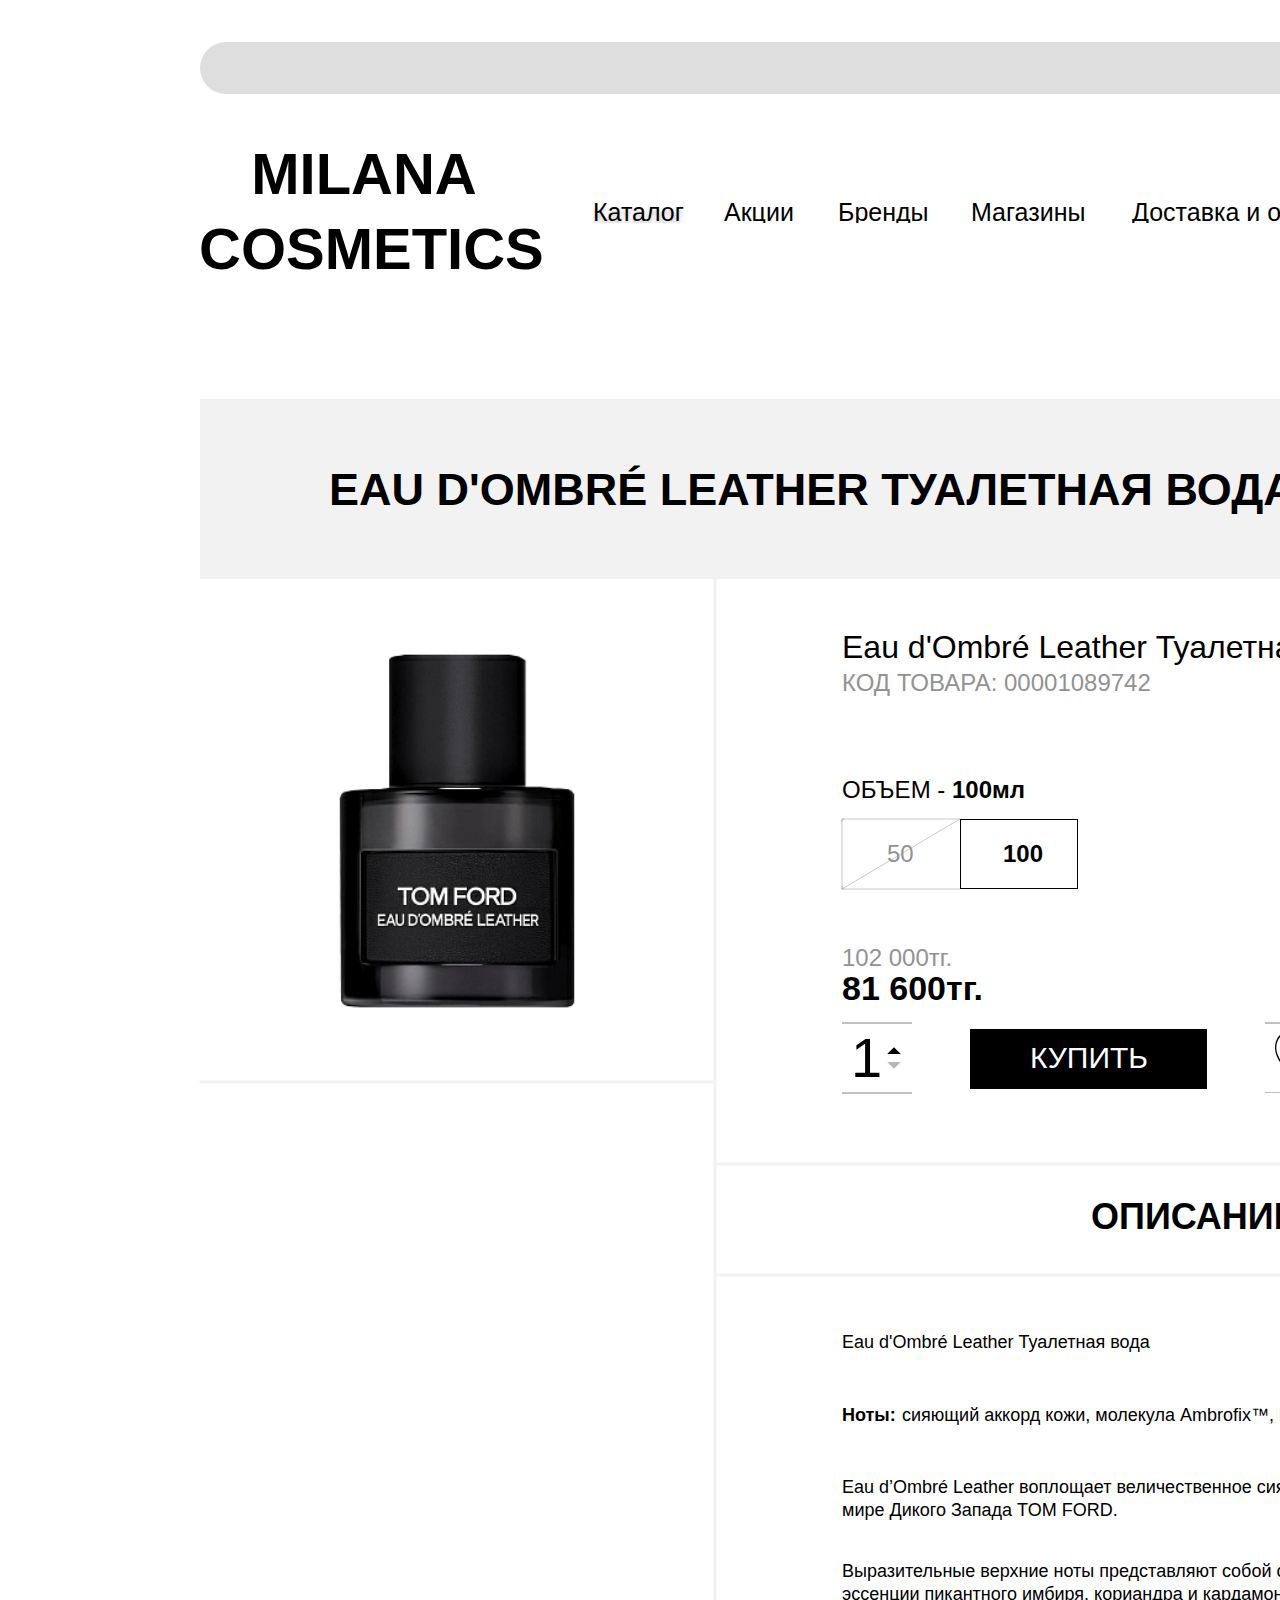
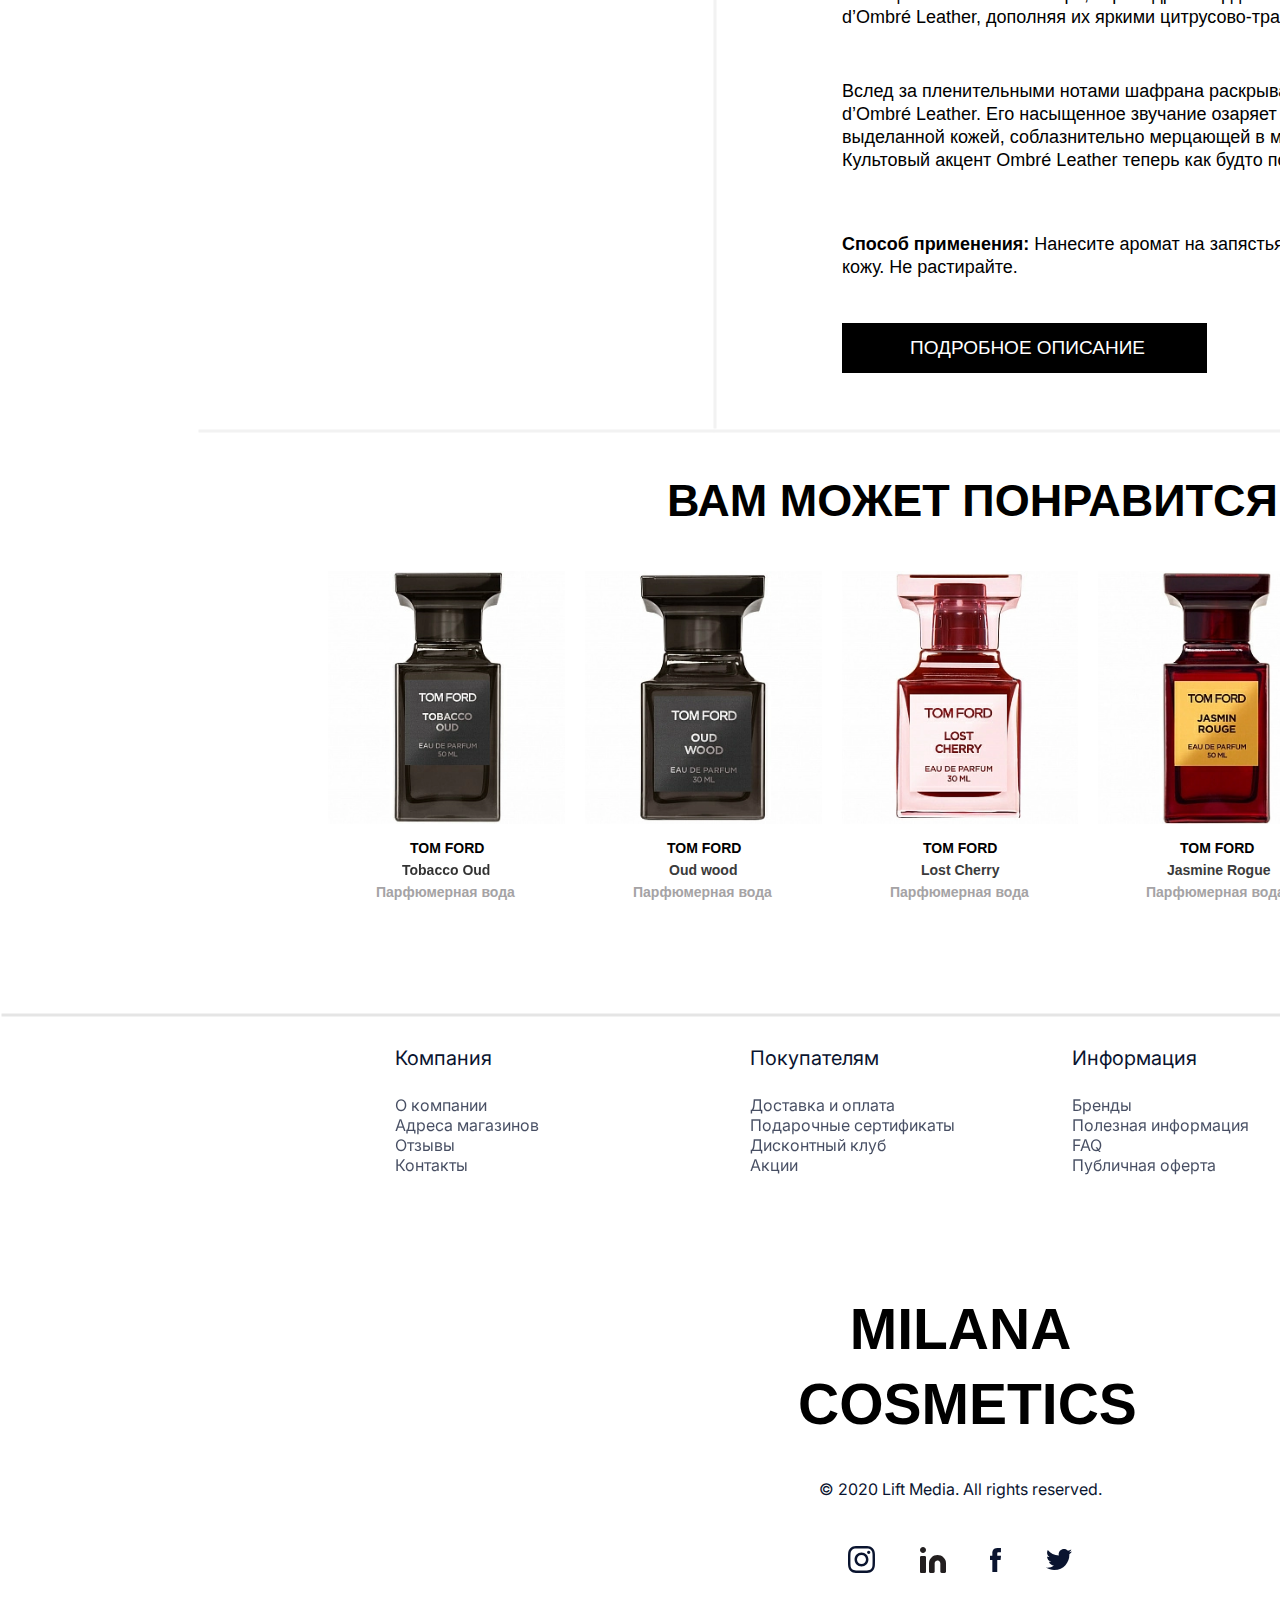
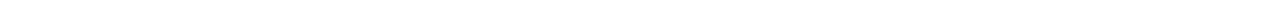
<file: card.html>
﻿<!DOCTYPE html>
<html>
  <head>
    <title>card</title>
    <meta http-equiv="X-UA-Compatible" content="IE=edge"/>
    <meta http-equiv="content-type" content="text/html; charset=utf-8"/>
    <link href="resources/css/axure_rp_page.css" type="text/css" rel="stylesheet"/>
    <link href="data/styles.css" type="text/css" rel="stylesheet"/>
    <link href="files/card/styles.css" type="text/css" rel="stylesheet"/>
    <link href="https://fonts.googleapis.com" rel="preconnect"/>
    <link href="https://fonts.gstatic.com" rel="preconnect"/>
    <link href="https://fonts.googleapis.com/css2?family=Inter:wght@100..900&display=swap" rel="stylesheet"/>
    <script src="resources/scripts/jquery-3.7.1.min.js"></script>
    <script src="resources/scripts/axure/axQuery.js"></script>
    <script src="resources/scripts/axure/globals.js"></script>
    <script src="resources/scripts/axutils.js"></script>
    <script src="resources/scripts/axure/annotation.js"></script>
    <script src="resources/scripts/axure/axQuery.std.js"></script>
    <script src="resources/scripts/axure/doc.js"></script>
    <script src="resources/scripts/messagecenter.js"></script>
    <script src="resources/scripts/axure/events.js"></script>
    <script src="resources/scripts/axure/recording.js"></script>
    <script src="resources/scripts/axure/action.js"></script>
    <script src="resources/scripts/axure/expr.js"></script>
    <script src="resources/scripts/axure/geometry.js"></script>
    <script src="resources/scripts/axure/flyout.js"></script>
    <script src="resources/scripts/axure/model.js"></script>
    <script src="resources/scripts/axure/repeater.js"></script>
    <script src="resources/scripts/axure/sto.js"></script>
    <script src="resources/scripts/axure/utils.temp.js"></script>
    <script src="resources/scripts/axure/variables.js"></script>
    <script src="resources/scripts/axure/drag.js"></script>
    <script src="resources/scripts/axure/move.js"></script>
    <script src="resources/scripts/axure/visibility.js"></script>
    <script src="resources/scripts/axure/style.js"></script>
    <script src="resources/scripts/axure/adaptive.js"></script>
    <script src="resources/scripts/axure/tree.js"></script>
    <script src="resources/scripts/axure/init.temp.js"></script>
    <script src="resources/scripts/axure/legacy.js"></script>
    <script src="resources/scripts/axure/viewer.js"></script>
    <script src="resources/scripts/axure/math.js"></script>
    <script src="resources/scripts/axure/jquery.nicescroll.min.js"></script>
    <script src="data/document.js"></script>
    <script src="files/card/data.js"></script>
    <script type="text/javascript">
      $axure.utils.getTransparentGifPath = function() { return 'resources/images/transparent.gif'; };
      $axure.utils.getOtherPath = function() { return 'resources/Other.html'; };
      $axure.utils.getReloadPath = function() { return 'resources/reload.html'; };
    </script>
  </head>
  <body>
    <div id="base" class="">

      <!-- Карточка товара (Group) -->
      <div id="u81" class="ax_default" data-label="Карточка товара" data-left="0" data-top="0" data-width="1921" data-height="3215" layer-opacity="1">

        <!-- Карточка товара BG (Rectangle) -->
        <div id="u82" class="ax_default shape transition notrs" data-label="Карточка товара BG">
          <div id="u82_div" class=""></div>
          <div id="u82_text" class="text " style="display:none; visibility: hidden">
            <p></p>
          </div>
        </div>

        <!-- Line 3 (Shape) -->
        <div id="u83" class="ax_default shape transition notrs" data-label="Line 3">
          <svg data="images/card/line_3_u83.svg" id="u83_img" class="img generatedImage">

  <g transform="matrix(1 0 0 1 -713.5 -577.5 )">
    <path d="M 0.5 0  L 0.5 1450  " stroke-width="3" stroke-dasharray="0" stroke="rgba(242, 242, 242, 1)" fill="none" transform="matrix(1 0 0 1 715 579 )" class="stroke" />
  </g>
          </svg>
          <div id="u83_text" class="text " style="display:none; visibility: hidden">
            <p></p>
          </div>
        </div>

        <!-- Line 5 (Shape) -->
        <div id="u84" class="ax_default shape transition notrs" data-label="Line 5">
          <svg data="images/card/line_5_u84.svg" id="u84_img" class="img generatedImage">

  <g transform="matrix(1 0 0 1 -712.5 -1162.5 )">
    <path d="M 0 0.5  L 1006 0.5  " stroke-width="3" stroke-dasharray="0" stroke="rgba(242, 242, 242, 1)" fill="none" transform="matrix(1 0 0 1 714 1164 )" class="stroke" />
  </g>
          </svg>
          <div id="u84_text" class="text " style="display:none; visibility: hidden">
            <p></p>
          </div>
        </div>

        <!-- Line 7 (Shape) -->
        <div id="u85" class="ax_default shape transition notrs" data-label="Line 7">
          <svg data="images/card/line_5_u84.svg" id="u85_img" class="img generatedImage">

  <g transform="matrix(1 0 0 1 -712.5 -1162.5 )">
    <path d="M 0 0.5  L 1006 0.5  " stroke-width="3" stroke-dasharray="0" stroke="rgba(242, 242, 242, 1)" fill="none" transform="matrix(1 0 0 1 714 1164 )" class="stroke" />
  </g>
          </svg>
          <div id="u85_text" class="text " style="display:none; visibility: hidden">
            <p></p>
          </div>
        </div>

        <!-- Line 6 (Shape) -->
        <div id="u86" class="ax_default shape transition notrs" data-label="Line 6">
          <svg data="images/card/line_5_u84.svg" id="u86_img" class="img generatedImage">

  <g transform="matrix(1 0 0 1 -712.5 -1162.5 )">
    <path d="M 0 0.5  L 1006 0.5  " stroke-width="3" stroke-dasharray="0" stroke="rgba(242, 242, 242, 1)" fill="none" transform="matrix(1 0 0 1 714 1164 )" class="stroke" />
  </g>
          </svg>
          <div id="u86_text" class="text " style="display:none; visibility: hidden">
            <p></p>
          </div>
        </div>

        <!-- Line 4 (Shape) -->
        <div id="u87" class="ax_default shape transition notrs" data-label="Line 4">
          <svg data="images/card/line_4_u87.svg" id="u87_img" class="img generatedImage">

  <g transform="matrix(1 0 0 1 -198.5 -1080.5 )">
    <path d="M 0 0.5  L 514 0.5  " stroke-width="3" stroke-dasharray="0" stroke="rgba(242, 242, 242, 1)" fill="none" transform="matrix(1 0 0 1 200 1082 )" class="stroke" />
  </g>
          </svg>
          <div id="u87_text" class="text " style="display:none; visibility: hidden">
            <p></p>
          </div>
        </div>

        <!-- Rectangle 17 (Rectangle) -->
        <div id="u88" class="ax_default shape transition notrs" data-label="Rectangle 17">
          <div id="u88_div" class=""></div>
          <div id="u88_text" class="text " style="display:none; visibility: hidden">
            <p></p>
          </div>
        </div>

        <!-- Unnamed (Rectangle) -->
        <div id="u89" class="ax_default shape transition notrs">
          <div id="u89_div" class=""></div>
          <div id="u89_text" class="text ">
            <p><span>Eau d'Ombré Leather Туалетная вода</span></p>
          </div>
        </div>

        <!-- Frame 4 (Dynamic panel) -->
        <div id="u90" class="ax_default" data-label="Frame 4">
          <div id="u90_state0" class="panel_state" data-label="State 1" style="">
            <div id="u90_state0_content" class="panel_state_content">

              <!-- Каталог (Rectangle) -->
              <div id="u91" class="ax_default shape transition notrs" data-label="Каталог">
                <div id="u91_div" class=""></div>
                <div id="u91_text" class="text ">
                  <p><span>Каталог</span></p>
                </div>
              </div>

              <!-- Акции (Rectangle) -->
              <div id="u92" class="ax_default shape transition notrs" data-label="Акции">
                <div id="u92_div" class=""></div>
                <div id="u92_text" class="text ">
                  <p><span>Акции</span></p>
                </div>
              </div>

              <!-- Бренды (Rectangle) -->
              <div id="u93" class="ax_default shape transition notrs" data-label="Бренды">
                <div id="u93_div" class=""></div>
                <div id="u93_text" class="text ">
                  <p><span>Бренды</span></p>
                </div>
              </div>

              <!-- Магазины (Rectangle) -->
              <div id="u94" class="ax_default shape transition notrs" data-label="Магазины">
                <div id="u94_div" class=""></div>
                <div id="u94_text" class="text ">
                  <p><span>Магазины</span></p>
                </div>
              </div>

              <!-- Доставка и оплата (Rectangle) -->
              <div id="u95" class="ax_default shape transition notrs" data-label="Доставка и оплата">
                <div id="u95_div" class=""></div>
                <div id="u95_text" class="text ">
                  <p><span>Доставка и оплата</span></p>
                </div>
              </div>
            </div>
          </div>
        </div>

        <!-- Frame 3 (Dynamic panel) -->
        <div id="u96" class="ax_default" data-label="Frame 3">
          <div id="u96_state0" class="panel_state" data-label="State 1" style="">
            <div id="u96_state0_content" class="panel_state_content">

              <!-- Vector (Shape) -->
              <div id="u97" class="ax_default shape transition notrs" data-label="Vector">
                <svg data="images/index/vector_u31.svg" id="u97_img" class="img generatedImage">

  <defs>
    <pattern id="u97_img_bgp" patternUnits="userSpaceOnUse" alignment="0 0" imageRepeat="None" />
    <mask fill="white" id="u97_img_cl13">
      <path d="M 20.25255997017363 31.829560440273184  C 18.790281271966144 32.036760330109345  17.49860173197391 32.05504267384298  16.3775214199238 31.884407471474113  C 15.01272801474807 31.66501934667039  13.721048405028952 31.262807784530235  12.502482869673972 30.677772785053648  C 11.283917334318991 30.09273778557706  10.187208240936497 29.361444036231326  9.212355798707138 28.48389153701644  C 8.237503356477777 27.606339037801554  7.396693105008474 26.59471604112049  6.689925044299231 25.449022477231633  C 5.983156983589987 24.303328913342778  5.45917379502012 23.060129609196633  5.117975443726188 21.719424355568375  C 4.874262333168847 20.744366046354596  4.74631294162828 19.659613674738956  4.734127285446723 18.465167170979846  C 4.721941629265166 17.27072066722074  4.83770536571366 16.1859682956051  5.081418476271001 15.21090998639132  C 5.252017651917966 14.430863297175332  5.532287729930494 13.608157829161378  5.922228727740303 12.74279358234946  C 6.3121697255501115 11.877429335537542  6.738667655951667 11.115664990055198  7.20172258867185 10.457500615644033  C 7.20172258867185 10.457500615644033  7.82319103541003 9.543383428961862  7.82319103541003 9.543383428961862  C 7.82319103541003 9.543383428961862  3.911595517705015 5.630961869962172  3.911595517705015 5.630961869962172  C 2.205603656645031 3.9002333763383326  1.1271731515804537 2.7850103737152807  0.6763038979209605 2.2852929667054265  C 0.22543464426146714 1.7855755596955722  0 1.438211046191749  0 1.243199373887752  C 0 0.9263054042143318  0.12794938609315468 0.6398820306775194  0.38384815827946406 0.3839292184065117  C 0.6397469304657735 0.1279764061355039  0.926109830576925 0  1.2429368934763598 0  C 1.4379073923812642 0  1.7851985657738207 0.2254822510052032  2.284810465949191 0.6764467181448063  C 2.784422366124561 1.1274111852844093  3.8994099083712066 2.2060694306985678  5.629772988098805 3.9124215589996902  C 5.629772988098805 3.9124215589996902  9.54136850580382 7.8248431179993805  9.54136850580382 7.8248431179993805  C 9.54136850580382 7.8248431179993805  10.455292692183498 7.203243431055505  10.455292692183498 7.203243431055505  C 11.113318106376864 6.740090711512937  11.874921618268889 6.31350271430846  12.740103158132689 5.923479369700466  C 13.605284697996488 5.533456025092471  14.427816465738196 5.25312676032174  15.207698461357813 5.082491557952869  C 16.182550903587174 4.838726980649423  17.267074248182098 4.722938797494644  18.461268564869464 4.735127027013644  C 19.655462881556826 4.747315256532644  20.739986226151746 4.875291668116711  21.71483866838111 5.119056245420156  C 22.8602903385526 5.41157374515845  23.93262800408683 5.838161777233731  24.93185180443757 6.398820306775194  C 25.931075604788308 6.935102401252336  26.838906916774203 7.587172649462018  27.655345879849005 8.35503108627504  C 28.47178484292381 9.122889523088064  29.18464570829996 9.982159678569303  29.79392847597745 10.932841552718761  C 30.403211243654937 11.88352342686822  30.890637499633062 12.90733467595225  31.256207174184933 14.004275299970855  C 31.816747330209985 15.66187441866012  32.060460458199046 17.33166185949396  31.987346523288668 19.01363748298915  C 31.889861273836217 20.695613106484345  31.518198751038142 22.28617701131132  30.872359015905467 23.78532919747008  C 30.22651928077279 25.28448138362884  29.318687899060016 26.64346898099074  28.148864940494033 27.862291850072562  C 26.97904198192805 29.08111471915439  25.602062827964744 30.05617309810977  24.017927618057893 30.78746684745551  C 22.969961240918156 31.274996002062398  21.714838668381113 31.622360550437026  20.25255997017363 31.829560440273184  Z M 18.772002788238552 29.58083216103504  C 19.905268779349353 29.532079242959043  20.813100161062124 29.39800872369861  21.495496863649986 29.178620598894888  C 22.47034930587935 28.886103099156593  23.32334523640934 28.514362098282245  24.05448458551308 28.06339763114264  C 24.785623934616822 27.612433164003036  25.52894896278125 27.021304038324967  26.284459600279494 26.29001028897923  C 27.356797335540605 25.217446100024944  28.154957780024375 24.083940858280663  28.678940968594244 22.889494354521553  C 29.20292415716411 21.695047850762446  29.513658389249063 20.354342736617404  29.611143638701513 18.867378733120002  C 29.684257573611887 17.331661859493956  29.464915768880765 15.869074360802482  28.953118224508145 14.479616237045583  C 28.44132068013553 13.114534618094613  27.710181331031784 11.901805770601863  26.759700177196923 10.841429834050544  C 25.80921902336206 9.781053897499227  24.67595303225126 8.921783742017986  23.35990220386453 8.263619367606822  C 22.043851375477796 7.581078558131337  20.60594403539169 7.17886696983808  19.046180044152454 7.056984681186358  C 18.315040695048715 7.008231763110358  17.559530057550475 7.050890563702576  16.779648061930857 7.184961087321861  C 15.999766066311238 7.319031610941146  15.195512782297126 7.532325618261087  14.366888209888513 7.8248431179993805  C 13.026466023380399 8.336748742541397  11.844457455480606 9.055854239484168  10.820862366735367 9.982159678569303  C 9.79726727799013 10.90846511765444  8.97473551024842 11.968840984464151  8.353267063510241 13.163287488223258  C 7.731798616772061 14.357733991982366  7.335764796863629 15.649686235998761  7.165165621216663 17.03914435975566  C 6.970195122311758 18.40422597870663  7.043309074653853 19.769307737140817  7.384507425947785 21.134389356091788  C 7.676963165589281 22.158200605175818  8.091275451793587 23.121070731728242  8.627444319424145 24.022999666007447  C 9.1636131870547 24.924928600286652  9.803360082657035 25.735445885639248  10.546685110821466 26.45455138258202  C 11.290010138985895 27.173656879524792  12.136913195122101 27.789162475137985  13.087394348956966 28.301068099680002  C 14.013504214397331 28.81297372422202  15.01272794502119 29.19080883386245  16.0850656802823 29.434573411165896  C 16.74309109447567 29.58083216103504  17.638736797127756 29.629585079111042  18.772002788238552 29.58083216103504  Z M 19.92354726307694 27.185845131927756  C 18.97306610924208 27.368668569264187  18.290669371790777 27.362574460498113  17.87635708558647 27.167562788194115  C 17.29144560630348 26.92379821089067  17.072103801572354 26.50330432245227  17.218331671393102 25.906081070572718  C 17.364559541213847 25.308857818693163  17.75450050416022 25.01024622762419  18.38815462995909 25.01024622762419  C 19.87480468628795 25.01024622762419  21.239598091463677 24.492246511751496  22.482534984940038 23.4562470102645  C 23.725471878416396 22.420247508777503  24.505353839172574 21.146577538753146  24.82218090207201 19.635237169933028  C 24.870923526798236 19.415849045129306  24.91357332070998 19.178178576591943  24.950130288165166 18.922225764320935  C 24.986687255620353 18.666272952049926  25.004965739347945 18.47735539722971  25.004965739347945 18.35547310857799  C 25.004965739347945 17.916696858970546  25.19993622082113 17.587614671764964  25.58987721863094 17.368226546961242  C 25.979818216440748 17.14883842215752  26.381944858447806 17.14883842215752  26.79625714465211 17.368226546961242  C 27.015598949383232 17.490108835612965  27.16182681920398 17.72168520410195  27.234940754114355 18.062955608839694  C 27.30805468902473 18.404226013577436  27.30805468902473 18.891755168184325  27.234940754114355 19.525543107531167  C 27.039970255209447 20.988130606222636  26.528172693405114 22.310553516117253  25.6995481209965 23.49281169773179  C 24.870923548587886 24.675069879346324  23.78640020399296 25.631845914568064  22.44597801748485 26.363139663913802  C 21.71483866838111 26.72878653858667  20.874028416911806 27.00302169459132  19.92354726307694 27.185845131927756  Z " fill-rule="evenodd" />
    </mask>
  </defs>
  <g transform="matrix(1 0 0 1 -1675 -13 )">
    <path d="M 20.25255997017363 31.829560440273184  C 18.790281271966144 32.036760330109345  17.49860173197391 32.05504267384298  16.3775214199238 31.884407471474113  C 15.01272801474807 31.66501934667039  13.721048405028952 31.262807784530235  12.502482869673972 30.677772785053648  C 11.283917334318991 30.09273778557706  10.187208240936497 29.361444036231326  9.212355798707138 28.48389153701644  C 8.237503356477777 27.606339037801554  7.396693105008474 26.59471604112049  6.689925044299231 25.449022477231633  C 5.983156983589987 24.303328913342778  5.45917379502012 23.060129609196633  5.117975443726188 21.719424355568375  C 4.874262333168847 20.744366046354596  4.74631294162828 19.659613674738956  4.734127285446723 18.465167170979846  C 4.721941629265166 17.27072066722074  4.83770536571366 16.1859682956051  5.081418476271001 15.21090998639132  C 5.252017651917966 14.430863297175332  5.532287729930494 13.608157829161378  5.922228727740303 12.74279358234946  C 6.3121697255501115 11.877429335537542  6.738667655951667 11.115664990055198  7.20172258867185 10.457500615644033  C 7.20172258867185 10.457500615644033  7.82319103541003 9.543383428961862  7.82319103541003 9.543383428961862  C 7.82319103541003 9.543383428961862  3.911595517705015 5.630961869962172  3.911595517705015 5.630961869962172  C 2.205603656645031 3.9002333763383326  1.1271731515804537 2.7850103737152807  0.6763038979209605 2.2852929667054265  C 0.22543464426146714 1.7855755596955722  0 1.438211046191749  0 1.243199373887752  C 0 0.9263054042143318  0.12794938609315468 0.6398820306775194  0.38384815827946406 0.3839292184065117  C 0.6397469304657735 0.1279764061355039  0.926109830576925 0  1.2429368934763598 0  C 1.4379073923812642 0  1.7851985657738207 0.2254822510052032  2.284810465949191 0.6764467181448063  C 2.784422366124561 1.1274111852844093  3.8994099083712066 2.2060694306985678  5.629772988098805 3.9124215589996902  C 5.629772988098805 3.9124215589996902  9.54136850580382 7.8248431179993805  9.54136850580382 7.8248431179993805  C 9.54136850580382 7.8248431179993805  10.455292692183498 7.203243431055505  10.455292692183498 7.203243431055505  C 11.113318106376864 6.740090711512937  11.874921618268889 6.31350271430846  12.740103158132689 5.923479369700466  C 13.605284697996488 5.533456025092471  14.427816465738196 5.25312676032174  15.207698461357813 5.082491557952869  C 16.182550903587174 4.838726980649423  17.267074248182098 4.722938797494644  18.461268564869464 4.735127027013644  C 19.655462881556826 4.747315256532644  20.739986226151746 4.875291668116711  21.71483866838111 5.119056245420156  C 22.8602903385526 5.41157374515845  23.93262800408683 5.838161777233731  24.93185180443757 6.398820306775194  C 25.931075604788308 6.935102401252336  26.838906916774203 7.587172649462018  27.655345879849005 8.35503108627504  C 28.47178484292381 9.122889523088064  29.18464570829996 9.982159678569303  29.79392847597745 10.932841552718761  C 30.403211243654937 11.88352342686822  30.890637499633062 12.90733467595225  31.256207174184933 14.004275299970855  C 31.816747330209985 15.66187441866012  32.060460458199046 17.33166185949396  31.987346523288668 19.01363748298915  C 31.889861273836217 20.695613106484345  31.518198751038142 22.28617701131132  30.872359015905467 23.78532919747008  C 30.22651928077279 25.28448138362884  29.318687899060016 26.64346898099074  28.148864940494033 27.862291850072562  C 26.97904198192805 29.08111471915439  25.602062827964744 30.05617309810977  24.017927618057893 30.78746684745551  C 22.969961240918156 31.274996002062398  21.714838668381113 31.622360550437026  20.25255997017363 31.829560440273184  Z M 18.772002788238552 29.58083216103504  C 19.905268779349353 29.532079242959043  20.813100161062124 29.39800872369861  21.495496863649986 29.178620598894888  C 22.47034930587935 28.886103099156593  23.32334523640934 28.514362098282245  24.05448458551308 28.06339763114264  C 24.785623934616822 27.612433164003036  25.52894896278125 27.021304038324967  26.284459600279494 26.29001028897923  C 27.356797335540605 25.217446100024944  28.154957780024375 24.083940858280663  28.678940968594244 22.889494354521553  C 29.20292415716411 21.695047850762446  29.513658389249063 20.354342736617404  29.611143638701513 18.867378733120002  C 29.684257573611887 17.331661859493956  29.464915768880765 15.869074360802482  28.953118224508145 14.479616237045583  C 28.44132068013553 13.114534618094613  27.710181331031784 11.901805770601863  26.759700177196923 10.841429834050544  C 25.80921902336206 9.781053897499227  24.67595303225126 8.921783742017986  23.35990220386453 8.263619367606822  C 22.043851375477796 7.581078558131337  20.60594403539169 7.17886696983808  19.046180044152454 7.056984681186358  C 18.315040695048715 7.008231763110358  17.559530057550475 7.050890563702576  16.779648061930857 7.184961087321861  C 15.999766066311238 7.319031610941146  15.195512782297126 7.532325618261087  14.366888209888513 7.8248431179993805  C 13.026466023380399 8.336748742541397  11.844457455480606 9.055854239484168  10.820862366735367 9.982159678569303  C 9.79726727799013 10.90846511765444  8.97473551024842 11.968840984464151  8.353267063510241 13.163287488223258  C 7.731798616772061 14.357733991982366  7.335764796863629 15.649686235998761  7.165165621216663 17.03914435975566  C 6.970195122311758 18.40422597870663  7.043309074653853 19.769307737140817  7.384507425947785 21.134389356091788  C 7.676963165589281 22.158200605175818  8.091275451793587 23.121070731728242  8.627444319424145 24.022999666007447  C 9.1636131870547 24.924928600286652  9.803360082657035 25.735445885639248  10.546685110821466 26.45455138258202  C 11.290010138985895 27.173656879524792  12.136913195122101 27.789162475137985  13.087394348956966 28.301068099680002  C 14.013504214397331 28.81297372422202  15.01272794502119 29.19080883386245  16.0850656802823 29.434573411165896  C 16.74309109447567 29.58083216103504  17.638736797127756 29.629585079111042  18.772002788238552 29.58083216103504  Z M 19.92354726307694 27.185845131927756  C 18.97306610924208 27.368668569264187  18.290669371790777 27.362574460498113  17.87635708558647 27.167562788194115  C 17.29144560630348 26.92379821089067  17.072103801572354 26.50330432245227  17.218331671393102 25.906081070572718  C 17.364559541213847 25.308857818693163  17.75450050416022 25.01024622762419  18.38815462995909 25.01024622762419  C 19.87480468628795 25.01024622762419  21.239598091463677 24.492246511751496  22.482534984940038 23.4562470102645  C 23.725471878416396 22.420247508777503  24.505353839172574 21.146577538753146  24.82218090207201 19.635237169933028  C 24.870923526798236 19.415849045129306  24.91357332070998 19.178178576591943  24.950130288165166 18.922225764320935  C 24.986687255620353 18.666272952049926  25.004965739347945 18.47735539722971  25.004965739347945 18.35547310857799  C 25.004965739347945 17.916696858970546  25.19993622082113 17.587614671764964  25.58987721863094 17.368226546961242  C 25.979818216440748 17.14883842215752  26.381944858447806 17.14883842215752  26.79625714465211 17.368226546961242  C 27.015598949383232 17.490108835612965  27.16182681920398 17.72168520410195  27.234940754114355 18.062955608839694  C 27.30805468902473 18.404226013577436  27.30805468902473 18.891755168184325  27.234940754114355 19.525543107531167  C 27.039970255209447 20.988130606222636  26.528172693405114 22.310553516117253  25.6995481209965 23.49281169773179  C 24.870923548587886 24.675069879346324  23.78640020399296 25.631845914568064  22.44597801748485 26.363139663913802  C 21.71483866838111 26.72878653858667  20.874028416911806 27.00302169459132  19.92354726307694 27.185845131927756  Z " fill-rule="nonzero" fill="rgba(0, 0, 0, 1)" stroke="none" transform="matrix(1 0 0 1 1675 13 )" class="fill" />
    <path d="M 20.25255997017363 31.829560440273184  C 18.790281271966144 32.036760330109345  17.49860173197391 32.05504267384298  16.3775214199238 31.884407471474113  C 15.01272801474807 31.66501934667039  13.721048405028952 31.262807784530235  12.502482869673972 30.677772785053648  C 11.283917334318991 30.09273778557706  10.187208240936497 29.361444036231326  9.212355798707138 28.48389153701644  C 8.237503356477777 27.606339037801554  7.396693105008474 26.59471604112049  6.689925044299231 25.449022477231633  C 5.983156983589987 24.303328913342778  5.45917379502012 23.060129609196633  5.117975443726188 21.719424355568375  C 4.874262333168847 20.744366046354596  4.74631294162828 19.659613674738956  4.734127285446723 18.465167170979846  C 4.721941629265166 17.27072066722074  4.83770536571366 16.1859682956051  5.081418476271001 15.21090998639132  C 5.252017651917966 14.430863297175332  5.532287729930494 13.608157829161378  5.922228727740303 12.74279358234946  C 6.3121697255501115 11.877429335537542  6.738667655951667 11.115664990055198  7.20172258867185 10.457500615644033  C 7.20172258867185 10.457500615644033  7.82319103541003 9.543383428961862  7.82319103541003 9.543383428961862  C 7.82319103541003 9.543383428961862  3.911595517705015 5.630961869962172  3.911595517705015 5.630961869962172  C 2.205603656645031 3.9002333763383326  1.1271731515804537 2.7850103737152807  0.6763038979209605 2.2852929667054265  C 0.22543464426146714 1.7855755596955722  0 1.438211046191749  0 1.243199373887752  C 0 0.9263054042143318  0.12794938609315468 0.6398820306775194  0.38384815827946406 0.3839292184065117  C 0.6397469304657735 0.1279764061355039  0.926109830576925 0  1.2429368934763598 0  C 1.4379073923812642 0  1.7851985657738207 0.2254822510052032  2.284810465949191 0.6764467181448063  C 2.784422366124561 1.1274111852844093  3.8994099083712066 2.2060694306985678  5.629772988098805 3.9124215589996902  C 5.629772988098805 3.9124215589996902  9.54136850580382 7.8248431179993805  9.54136850580382 7.8248431179993805  C 9.54136850580382 7.8248431179993805  10.455292692183498 7.203243431055505  10.455292692183498 7.203243431055505  C 11.113318106376864 6.740090711512937  11.874921618268889 6.31350271430846  12.740103158132689 5.923479369700466  C 13.605284697996488 5.533456025092471  14.427816465738196 5.25312676032174  15.207698461357813 5.082491557952869  C 16.182550903587174 4.838726980649423  17.267074248182098 4.722938797494644  18.461268564869464 4.735127027013644  C 19.655462881556826 4.747315256532644  20.739986226151746 4.875291668116711  21.71483866838111 5.119056245420156  C 22.8602903385526 5.41157374515845  23.93262800408683 5.838161777233731  24.93185180443757 6.398820306775194  C 25.931075604788308 6.935102401252336  26.838906916774203 7.587172649462018  27.655345879849005 8.35503108627504  C 28.47178484292381 9.122889523088064  29.18464570829996 9.982159678569303  29.79392847597745 10.932841552718761  C 30.403211243654937 11.88352342686822  30.890637499633062 12.90733467595225  31.256207174184933 14.004275299970855  C 31.816747330209985 15.66187441866012  32.060460458199046 17.33166185949396  31.987346523288668 19.01363748298915  C 31.889861273836217 20.695613106484345  31.518198751038142 22.28617701131132  30.872359015905467 23.78532919747008  C 30.22651928077279 25.28448138362884  29.318687899060016 26.64346898099074  28.148864940494033 27.862291850072562  C 26.97904198192805 29.08111471915439  25.602062827964744 30.05617309810977  24.017927618057893 30.78746684745551  C 22.969961240918156 31.274996002062398  21.714838668381113 31.622360550437026  20.25255997017363 31.829560440273184  Z " stroke-width="0" stroke-dasharray="0" stroke="rgba(121, 121, 121, 1)" fill="none" transform="matrix(1 0 0 1 1675 13 )" class="stroke" mask="url(#u97_img_cl13)" />
    <path d="M 18.772002788238552 29.58083216103504  C 19.905268779349353 29.532079242959043  20.813100161062124 29.39800872369861  21.495496863649986 29.178620598894888  C 22.47034930587935 28.886103099156593  23.32334523640934 28.514362098282245  24.05448458551308 28.06339763114264  C 24.785623934616822 27.612433164003036  25.52894896278125 27.021304038324967  26.284459600279494 26.29001028897923  C 27.356797335540605 25.217446100024944  28.154957780024375 24.083940858280663  28.678940968594244 22.889494354521553  C 29.20292415716411 21.695047850762446  29.513658389249063 20.354342736617404  29.611143638701513 18.867378733120002  C 29.684257573611887 17.331661859493956  29.464915768880765 15.869074360802482  28.953118224508145 14.479616237045583  C 28.44132068013553 13.114534618094613  27.710181331031784 11.901805770601863  26.759700177196923 10.841429834050544  C 25.80921902336206 9.781053897499227  24.67595303225126 8.921783742017986  23.35990220386453 8.263619367606822  C 22.043851375477796 7.581078558131337  20.60594403539169 7.17886696983808  19.046180044152454 7.056984681186358  C 18.315040695048715 7.008231763110358  17.559530057550475 7.050890563702576  16.779648061930857 7.184961087321861  C 15.999766066311238 7.319031610941146  15.195512782297126 7.532325618261087  14.366888209888513 7.8248431179993805  C 13.026466023380399 8.336748742541397  11.844457455480606 9.055854239484168  10.820862366735367 9.982159678569303  C 9.79726727799013 10.90846511765444  8.97473551024842 11.968840984464151  8.353267063510241 13.163287488223258  C 7.731798616772061 14.357733991982366  7.335764796863629 15.649686235998761  7.165165621216663 17.03914435975566  C 6.970195122311758 18.40422597870663  7.043309074653853 19.769307737140817  7.384507425947785 21.134389356091788  C 7.676963165589281 22.158200605175818  8.091275451793587 23.121070731728242  8.627444319424145 24.022999666007447  C 9.1636131870547 24.924928600286652  9.803360082657035 25.735445885639248  10.546685110821466 26.45455138258202  C 11.290010138985895 27.173656879524792  12.136913195122101 27.789162475137985  13.087394348956966 28.301068099680002  C 14.013504214397331 28.81297372422202  15.01272794502119 29.19080883386245  16.0850656802823 29.434573411165896  C 16.74309109447567 29.58083216103504  17.638736797127756 29.629585079111042  18.772002788238552 29.58083216103504  Z " stroke-width="0" stroke-dasharray="0" stroke="rgba(121, 121, 121, 1)" fill="none" transform="matrix(1 0 0 1 1675 13 )" class="stroke" mask="url(#u97_img_cl13)" />
    <path d="M 19.92354726307694 27.185845131927756  C 18.97306610924208 27.368668569264187  18.290669371790777 27.362574460498113  17.87635708558647 27.167562788194115  C 17.29144560630348 26.92379821089067  17.072103801572354 26.50330432245227  17.218331671393102 25.906081070572718  C 17.364559541213847 25.308857818693163  17.75450050416022 25.01024622762419  18.38815462995909 25.01024622762419  C 19.87480468628795 25.01024622762419  21.239598091463677 24.492246511751496  22.482534984940038 23.4562470102645  C 23.725471878416396 22.420247508777503  24.505353839172574 21.146577538753146  24.82218090207201 19.635237169933028  C 24.870923526798236 19.415849045129306  24.91357332070998 19.178178576591943  24.950130288165166 18.922225764320935  C 24.986687255620353 18.666272952049926  25.004965739347945 18.47735539722971  25.004965739347945 18.35547310857799  C 25.004965739347945 17.916696858970546  25.19993622082113 17.587614671764964  25.58987721863094 17.368226546961242  C 25.979818216440748 17.14883842215752  26.381944858447806 17.14883842215752  26.79625714465211 17.368226546961242  C 27.015598949383232 17.490108835612965  27.16182681920398 17.72168520410195  27.234940754114355 18.062955608839694  C 27.30805468902473 18.404226013577436  27.30805468902473 18.891755168184325  27.234940754114355 19.525543107531167  C 27.039970255209447 20.988130606222636  26.528172693405114 22.310553516117253  25.6995481209965 23.49281169773179  C 24.870923548587886 24.675069879346324  23.78640020399296 25.631845914568064  22.44597801748485 26.363139663913802  C 21.71483866838111 26.72878653858667  20.874028416911806 27.00302169459132  19.92354726307694 27.185845131927756  Z " stroke-width="0" stroke-dasharray="0" stroke="rgba(121, 121, 121, 1)" fill="none" transform="matrix(1 0 0 1 1675 13 )" class="stroke" mask="url(#u97_img_cl13)" />
  </g>
                </svg>
                <div id="u97_text" class="text " style="display:none; visibility: hidden">
                  <p></p>
                </div>
              </div>
            </div>
          </div>
        </div>

        <!-- Group 2 (Group) -->
        <div id="u98" class="ax_default" data-label="Group 2" data-left="1477" data-top="187" data-width="243" data-height="49" layer-opacity="1">

          <!-- Vector (Shape) -->
          <div id="u99" class="ax_default shape transition notrs" data-label="Vector">
            <svg data="images/card/vector_u99.svg" id="u99_img" class="img generatedImage">

  <defs>
    <pattern id="u99_img_bgp" patternUnits="userSpaceOnUse" alignment="0 0" imageRepeat="None" />
    <mask fill="white" id="u99_img_cl23">
      <path d="M 24.909222948438632 0.0957953561775885  C 24.766884531590414 0.03193178348924677  24.62454611474219 0  24.482207697893973 0  C 24.482207697893973 0  24.476276930878797 0  24.46441539578794 0  C 24.452553860697087 0  24.446623093681918 0  24.446623093681918 0  C 24.351730812955093 0  24.25090777051561 0.015965891744623387  24.144153957879443 0.04789767808879425  C 24.03740014524328 0.07982946443296511  23.9365771028038 0.12772713966683524  23.841684822076974 0.191590712355177  C 23.841684822076974 0.191590712355177  23.592592592592588 0.383181424710354  23.094408133623816 0.766362849420708  C 22.596223674655047 1.149544274131062  22.228516092141124 1.4209644537741282  21.991285403050107 1.58062337693021  C 21.801500841596457 1.7402823000862921  21.5998547567175 1.8999412346620703  21.38634713144517 2.0596001578181524  C 21.172839506172835 2.2192590809742345  20.947470340507135 2.410849804749108  20.71023965141612 2.6343722948836836  C 17.22294843863471 5.6998236925665156  14.186395455376339 8.621582055982964  11.600580973129992 11.39964738513303  C 9.03848946986202 14.209644560580674  6.903413217138707 16.899897358091188  5.1953522149600575 19.470406143094863  C 3.487291212781408 22.04091492809853  2.2062454611474216 24.53957701325387  1.3522149600580973 26.96639276399116  C 0.49818445896877267 29.36127666843087  0.04744614036341205 31.692297062990573  0 33.95945376495512  C 0 34.02331733764346  0 34.079197960177105  0 34.1270956382659  C 0 34.174993316354694  0 34.21490804714371  0 34.24683983348788  C 0 35.0132026829086  0.04151537440874131 35.76359965485929  0.12454611474219317 36.498030703661215  C 0.207576855075645 37.23246175246313  0.32026143790849665 37.93496104632505  0.46259985475671744 38.60552853956816  C 0.46259985475671744 38.60552853956816  0.4270152505446623 38.50973318339057  0.4270152505446623 38.50973318339057  C 0.6879690204224208 39.787004568639226  1.055676602936345 40.96049768181469  1.5301379811183733 42.03021252291695  C 2.0045993593004012 43.09992736401921  2.562091503267973 44.06586384169071  3.2026143790849666 44.928022047289005  C 5.076736912834704 47.45063315420388  7.128782331900225 48.791768083591634  9.358750907770514 48.951427006747714  C 11.588719483640801 49.1110859299038  13.723795736364115 48.72790453945253  15.76397966594045 47.801882732616654  C 17.80416359551678 46.87586092578078  19.618978410331597 45.710350819858505  21.208424110384893 44.30535223213467  C 22.821592789416567 42.900353644410856  23.924715587862522 41.89450245022496  24.517792302106024 41.28779851254064  C 25.110869016349525 41.926434205164966  26.202130189561807 42.94825132249965  27.791575889615103 44.353249910223475  C 29.3810215896684 45.726316651649725  31.201767081355563 46.88384393303396  33.25381263616558 47.825831571661055  C 35.30585819097559 48.76781921028815  37.446865120571246 49.14301771910289  39.676833696441534 48.951427006747714  C 41.90680227231182 48.791768083591634  43.94698620188816 47.45063315420388  45.79738562091503 44.928022047289005  C 46.43790849673202 44.06586384169071  46.99540064069959 43.107910279914826  47.46986201888162 42.05416136196134  C 47.944323397063656 41.00041244400787  48.30016945615226 39.8668340930256  48.537400145243275 38.65342621765696  C 48.537400145243275 38.65342621765696  48.57298474945534 38.55763086147937  48.57298474945534 38.55763086147937  C 48.715323166303556 37.91899516885504  48.82207697893972 37.24044471403752  48.893246187363836 36.52197954270561  C 48.964415395787945 35.8035143713737  48.99999999999999 35.07706623846739  48.99999999999999 34.34263518966547  C 48.99999999999999 34.27877161697713  48.99999999999999 34.214908049998634  48.99999999999999 34.1510444773103  C 48.99999999999999 34.08718090462195  48.99999999999999 34.03928322938809  48.99999999999999 34.007351443043916  C 48.95255385963658 31.708262894781793  48.50181554103122 29.36127666843087  47.647785039941894 26.96639276399116  C 46.79375453885257 24.571508859551454  45.518639599835424 22.080829598934145  43.82244008714597 19.494354982139257  C 42.1262405744565 16.90788036534437  39.98523350911635 14.209644560580674  37.39941902687001 11.39964738513303  C 34.81360454462366 8.621582055982964  31.777051561365283 5.6998236925665156  28.289760348583876 2.6343722948836836  C 28.123698867916975 2.4747133717276015  27.92798354475067 2.3070714984168217  27.702614379084967 2.1314466749513437  C 27.477245213419263 1.9558218514858663  27.234083762615594 1.7722140892853873  26.973129992737835 1.58062337693021  C 26.783345431284186 1.4528962315535268  26.463084010343746 1.2213907912642534  26.01234567901234 0.8861070446426936  C 25.561607347680937 0.5508232980211338  25.336238198983295 0.383181424710354  25.336238198983295 0.383181424710354  C 25.193899782135073 0.2554542793336705  25.05156136528685 0.15965892886593022  24.909222948438632 0.0957953561775885  Z M 15.443718228031951 46.02966864333127  C 13.854272527978656 46.82796324769199  12.241103848946986 47.22711059555113  10.604212055192447 47.22711059555113  C 10.58048898501074 47.22711059555113  10.550835148874363 47.22711059555113  10.515250544662308 47.22711059555113  C 10.479665940450253 47.22711059555113  10.438150570283527 47.22711059555113  10.390704429920115 47.22711059555113  C 9.15710477198737 47.22711059555113  8.000605202967824 46.91577568797396  6.921205519244734 46.29310587281964  C 5.841805835521645 45.67043605766531  4.910675381263616 44.816260767962625  4.127814088598402 43.73058009506914  C 3.5584604212055186 42.964217245648435  3.066206740917463 42.110041955945746  2.6510530137981116 41.16805431731865  C 2.23589928667876 40.22606667869155  1.9215686274509804 39.22819835472249  1.708061002178649 38.17444943676901  C 1.708061002178649 38.17444943676901  1.708061002178649 38.07865408059143  1.708061002178649 38.07865408059143  C 1.5657225853304284 37.5038819435259  1.4648995386489334 36.89717800584157  1.40559186637618 36.25854231321724  C 1.3462841941034265 35.619906620592914  1.316630355846042 34.965305004819804  1.316630355846042 34.294737511576685  C 1.316630355846042 34.26280572523251  1.316630355846042 34.222890994443496  1.316630355846042 34.174993316354694  C 1.316630355846042 34.1270956382659  1.316630355846042 34.07121501573226  1.316630355846042 34.007351443043916  C 1.3403534260277479 31.931785453434546  1.7792302106027593 29.744458093141226  2.633260711692084 27.445369544879103  C 3.487291212781409 25.178212842914558  4.744613849692527 22.79929477026606  6.405228758169933 20.30861550964876  C 8.065843666647341 17.817936249031458  10.153473825669408 15.231461632236568  12.668119099491648 12.54919165926409  C 15.159041394335508 9.834989839994039  18.07697893972404 7.009026832755176  21.42193173565722 4.071302637547511  C 21.635439360929556 3.8797119251923347  21.84301622448923 3.712070051881554  22.04466230936819 3.568377017615171  C 22.246308394247148 3.4246839833487885  22.442023717413452 3.2730079989277083  22.6318082788671 3.1133490757716262  C 22.86903896795812 2.9536901526155437  23.23674655047204 2.69025291170748  23.73493100944081 2.323037387306521  C 24.233115468409583 1.9558218629055628  24.482207697893973 1.7722140892853873  24.482207697893973 1.7722140892853873  C 24.482207697893973 1.7722140892853873  24.511861536151354 1.7881799810300107  24.571169208424113 1.8201117673741813  C 24.63047688069686 1.8520435537183522  24.67199225298459 1.8680094454629754  24.695715323166297 1.8680094454629754  C 24.719438393348003 1.8999412318071462  24.950738331331404 2.075566058127548  25.389615105301374 2.394883904439712  C 25.82849187927135 2.7142017507518768  26.154684095860564 2.9536901526155437  26.36819172113289 3.1133490757716262  C 26.581699346405227 3.2730079989277083  26.777414669571524 3.4246839833487885  26.955337690631804 3.568377017615171  C 27.13326071169208 3.712070051881554  27.340837575251754 3.8956778255017293  27.578068264342775 4.119200315636305  C 30.923021060275964 7.056924510843971  33.85282023089817 9.866921686291615  36.36746550472041 12.54919165926409  C 38.85838779956427 15.231461632236568  40.9400871459695 17.817936249031458  42.61256354393609 20.30861550964876  C 44.28503994190269 22.79929477026606  45.53643183406921 25.178212842914558  46.36673928830791 27.445369544879103  C 47.22076978939724 29.744458093141226  47.6715081080026 31.931785453434546  47.71895424836601 34.007351443043916  C 47.71895424836601 34.03928322938809  47.71895424836601 34.079197960177105  47.71895424836601 34.1270956382659  C 47.71895424836601 34.174993316354694  47.71895424836601 34.230873938888344  47.71895424836601 34.294737511576685  C 47.71895424836601 34.965305004819804  47.68336964415395 35.627889536488524  47.61220043572985 36.28249115226164  C 47.54103122730574 36.93709276803476  47.434277414669566 37.56774549908469  47.29193899782135 38.17444943676901  C 47.29193899782135 38.17444943676901  47.3275236020334 38.07865408059143  47.3275236020334 38.07865408059143  C 47.090292912942395 39.16433475348491  46.764100713321234 40.17816900060277  46.34894698620188 41.12015663922986  C 45.933793259082535 42.06214427785695  45.45340110221979 42.91631956755964  44.90777051561365 43.68268241698035  C 43.05737109658677 46.173361677597654  40.9816024270539 47.35483774092781  38.68046477850399 47.22711059555113  C 36.379327129954085 47.09938345017444  34.21459694989106 46.46873066202603  32.18627450980392 45.33515231104376  C 30.157952069716774 44.201573960061474  28.455821880154964 42.94825132249965  27.079883805374 41.57518458107341  C 25.680222751614657 40.20211783964716  24.956669088802045 39.499618531510635  24.909222948438632 39.46768674516646  C 24.86177680807522 39.40382317247811  24.802469135802472 39.35592549724425  24.73129992737836 39.323993710900076  C 24.66013071895425 39.2920619245559  24.588961510530137 39.27609603281128  24.517792302106024 39.27609603281128  C 24.422900021379203 39.27609603281128  24.339869281045747 39.2920619245559  24.268700072621638 39.323993710900076  C 24.197530864197528 39.35592549724425  24.138223191924777 39.40382317247811  24.090777051561364 39.46768674516646  C 24.067053981379658 39.499618531510635  23.651900243655266 39.9147317711144  22.84531590413943 40.71302637547511  C 22.062454611474216 41.543252826133404  21.036431901941455 42.43734278667171  19.767247639796658 43.39529634844759  C 18.498063377651857 44.353249910223475  17.05688690706362 45.23137403897056  15.443718228031951 46.02966864333127  Z " fill-rule="evenodd" />
    </mask>
  </defs>
  <g transform="matrix(1 0 0 1 -1477 -187 )">
    <path d="M 24.909222948438632 0.0957953561775885  C 24.766884531590414 0.03193178348924677  24.62454611474219 0  24.482207697893973 0  C 24.482207697893973 0  24.476276930878797 0  24.46441539578794 0  C 24.452553860697087 0  24.446623093681918 0  24.446623093681918 0  C 24.351730812955093 0  24.25090777051561 0.015965891744623387  24.144153957879443 0.04789767808879425  C 24.03740014524328 0.07982946443296511  23.9365771028038 0.12772713966683524  23.841684822076974 0.191590712355177  C 23.841684822076974 0.191590712355177  23.592592592592588 0.383181424710354  23.094408133623816 0.766362849420708  C 22.596223674655047 1.149544274131062  22.228516092141124 1.4209644537741282  21.991285403050107 1.58062337693021  C 21.801500841596457 1.7402823000862921  21.5998547567175 1.8999412346620703  21.38634713144517 2.0596001578181524  C 21.172839506172835 2.2192590809742345  20.947470340507135 2.410849804749108  20.71023965141612 2.6343722948836836  C 17.22294843863471 5.6998236925665156  14.186395455376339 8.621582055982964  11.600580973129992 11.39964738513303  C 9.03848946986202 14.209644560580674  6.903413217138707 16.899897358091188  5.1953522149600575 19.470406143094863  C 3.487291212781408 22.04091492809853  2.2062454611474216 24.53957701325387  1.3522149600580973 26.96639276399116  C 0.49818445896877267 29.36127666843087  0.04744614036341205 31.692297062990573  0 33.95945376495512  C 0 34.02331733764346  0 34.079197960177105  0 34.1270956382659  C 0 34.174993316354694  0 34.21490804714371  0 34.24683983348788  C 0 35.0132026829086  0.04151537440874131 35.76359965485929  0.12454611474219317 36.498030703661215  C 0.207576855075645 37.23246175246313  0.32026143790849665 37.93496104632505  0.46259985475671744 38.60552853956816  C 0.46259985475671744 38.60552853956816  0.4270152505446623 38.50973318339057  0.4270152505446623 38.50973318339057  C 0.6879690204224208 39.787004568639226  1.055676602936345 40.96049768181469  1.5301379811183733 42.03021252291695  C 2.0045993593004012 43.09992736401921  2.562091503267973 44.06586384169071  3.2026143790849666 44.928022047289005  C 5.076736912834704 47.45063315420388  7.128782331900225 48.791768083591634  9.358750907770514 48.951427006747714  C 11.588719483640801 49.1110859299038  13.723795736364115 48.72790453945253  15.76397966594045 47.801882732616654  C 17.80416359551678 46.87586092578078  19.618978410331597 45.710350819858505  21.208424110384893 44.30535223213467  C 22.821592789416567 42.900353644410856  23.924715587862522 41.89450245022496  24.517792302106024 41.28779851254064  C 25.110869016349525 41.926434205164966  26.202130189561807 42.94825132249965  27.791575889615103 44.353249910223475  C 29.3810215896684 45.726316651649725  31.201767081355563 46.88384393303396  33.25381263616558 47.825831571661055  C 35.30585819097559 48.76781921028815  37.446865120571246 49.14301771910289  39.676833696441534 48.951427006747714  C 41.90680227231182 48.791768083591634  43.94698620188816 47.45063315420388  45.79738562091503 44.928022047289005  C 46.43790849673202 44.06586384169071  46.99540064069959 43.107910279914826  47.46986201888162 42.05416136196134  C 47.944323397063656 41.00041244400787  48.30016945615226 39.8668340930256  48.537400145243275 38.65342621765696  C 48.537400145243275 38.65342621765696  48.57298474945534 38.55763086147937  48.57298474945534 38.55763086147937  C 48.715323166303556 37.91899516885504  48.82207697893972 37.24044471403752  48.893246187363836 36.52197954270561  C 48.964415395787945 35.8035143713737  48.99999999999999 35.07706623846739  48.99999999999999 34.34263518966547  C 48.99999999999999 34.27877161697713  48.99999999999999 34.214908049998634  48.99999999999999 34.1510444773103  C 48.99999999999999 34.08718090462195  48.99999999999999 34.03928322938809  48.99999999999999 34.007351443043916  C 48.95255385963658 31.708262894781793  48.50181554103122 29.36127666843087  47.647785039941894 26.96639276399116  C 46.79375453885257 24.571508859551454  45.518639599835424 22.080829598934145  43.82244008714597 19.494354982139257  C 42.1262405744565 16.90788036534437  39.98523350911635 14.209644560580674  37.39941902687001 11.39964738513303  C 34.81360454462366 8.621582055982964  31.777051561365283 5.6998236925665156  28.289760348583876 2.6343722948836836  C 28.123698867916975 2.4747133717276015  27.92798354475067 2.3070714984168217  27.702614379084967 2.1314466749513437  C 27.477245213419263 1.9558218514858663  27.234083762615594 1.7722140892853873  26.973129992737835 1.58062337693021  C 26.783345431284186 1.4528962315535268  26.463084010343746 1.2213907912642534  26.01234567901234 0.8861070446426936  C 25.561607347680937 0.5508232980211338  25.336238198983295 0.383181424710354  25.336238198983295 0.383181424710354  C 25.193899782135073 0.2554542793336705  25.05156136528685 0.15965892886593022  24.909222948438632 0.0957953561775885  Z M 15.443718228031951 46.02966864333127  C 13.854272527978656 46.82796324769199  12.241103848946986 47.22711059555113  10.604212055192447 47.22711059555113  C 10.58048898501074 47.22711059555113  10.550835148874363 47.22711059555113  10.515250544662308 47.22711059555113  C 10.479665940450253 47.22711059555113  10.438150570283527 47.22711059555113  10.390704429920115 47.22711059555113  C 9.15710477198737 47.22711059555113  8.000605202967824 46.91577568797396  6.921205519244734 46.29310587281964  C 5.841805835521645 45.67043605766531  4.910675381263616 44.816260767962625  4.127814088598402 43.73058009506914  C 3.5584604212055186 42.964217245648435  3.066206740917463 42.110041955945746  2.6510530137981116 41.16805431731865  C 2.23589928667876 40.22606667869155  1.9215686274509804 39.22819835472249  1.708061002178649 38.17444943676901  C 1.708061002178649 38.17444943676901  1.708061002178649 38.07865408059143  1.708061002178649 38.07865408059143  C 1.5657225853304284 37.5038819435259  1.4648995386489334 36.89717800584157  1.40559186637618 36.25854231321724  C 1.3462841941034265 35.619906620592914  1.316630355846042 34.965305004819804  1.316630355846042 34.294737511576685  C 1.316630355846042 34.26280572523251  1.316630355846042 34.222890994443496  1.316630355846042 34.174993316354694  C 1.316630355846042 34.1270956382659  1.316630355846042 34.07121501573226  1.316630355846042 34.007351443043916  C 1.3403534260277479 31.931785453434546  1.7792302106027593 29.744458093141226  2.633260711692084 27.445369544879103  C 3.487291212781409 25.178212842914558  4.744613849692527 22.79929477026606  6.405228758169933 20.30861550964876  C 8.065843666647341 17.817936249031458  10.153473825669408 15.231461632236568  12.668119099491648 12.54919165926409  C 15.159041394335508 9.834989839994039  18.07697893972404 7.009026832755176  21.42193173565722 4.071302637547511  C 21.635439360929556 3.8797119251923347  21.84301622448923 3.712070051881554  22.04466230936819 3.568377017615171  C 22.246308394247148 3.4246839833487885  22.442023717413452 3.2730079989277083  22.6318082788671 3.1133490757716262  C 22.86903896795812 2.9536901526155437  23.23674655047204 2.69025291170748  23.73493100944081 2.323037387306521  C 24.233115468409583 1.9558218629055628  24.482207697893973 1.7722140892853873  24.482207697893973 1.7722140892853873  C 24.482207697893973 1.7722140892853873  24.511861536151354 1.7881799810300107  24.571169208424113 1.8201117673741813  C 24.63047688069686 1.8520435537183522  24.67199225298459 1.8680094454629754  24.695715323166297 1.8680094454629754  C 24.719438393348003 1.8999412318071462  24.950738331331404 2.075566058127548  25.389615105301374 2.394883904439712  C 25.82849187927135 2.7142017507518768  26.154684095860564 2.9536901526155437  26.36819172113289 3.1133490757716262  C 26.581699346405227 3.2730079989277083  26.777414669571524 3.4246839833487885  26.955337690631804 3.568377017615171  C 27.13326071169208 3.712070051881554  27.340837575251754 3.8956778255017293  27.578068264342775 4.119200315636305  C 30.923021060275964 7.056924510843971  33.85282023089817 9.866921686291615  36.36746550472041 12.54919165926409  C 38.85838779956427 15.231461632236568  40.9400871459695 17.817936249031458  42.61256354393609 20.30861550964876  C 44.28503994190269 22.79929477026606  45.53643183406921 25.178212842914558  46.36673928830791 27.445369544879103  C 47.22076978939724 29.744458093141226  47.6715081080026 31.931785453434546  47.71895424836601 34.007351443043916  C 47.71895424836601 34.03928322938809  47.71895424836601 34.079197960177105  47.71895424836601 34.1270956382659  C 47.71895424836601 34.174993316354694  47.71895424836601 34.230873938888344  47.71895424836601 34.294737511576685  C 47.71895424836601 34.965305004819804  47.68336964415395 35.627889536488524  47.61220043572985 36.28249115226164  C 47.54103122730574 36.93709276803476  47.434277414669566 37.56774549908469  47.29193899782135 38.17444943676901  C 47.29193899782135 38.17444943676901  47.3275236020334 38.07865408059143  47.3275236020334 38.07865408059143  C 47.090292912942395 39.16433475348491  46.764100713321234 40.17816900060277  46.34894698620188 41.12015663922986  C 45.933793259082535 42.06214427785695  45.45340110221979 42.91631956755964  44.90777051561365 43.68268241698035  C 43.05737109658677 46.173361677597654  40.9816024270539 47.35483774092781  38.68046477850399 47.22711059555113  C 36.379327129954085 47.09938345017444  34.21459694989106 46.46873066202603  32.18627450980392 45.33515231104376  C 30.157952069716774 44.201573960061474  28.455821880154964 42.94825132249965  27.079883805374 41.57518458107341  C 25.680222751614657 40.20211783964716  24.956669088802045 39.499618531510635  24.909222948438632 39.46768674516646  C 24.86177680807522 39.40382317247811  24.802469135802472 39.35592549724425  24.73129992737836 39.323993710900076  C 24.66013071895425 39.2920619245559  24.588961510530137 39.27609603281128  24.517792302106024 39.27609603281128  C 24.422900021379203 39.27609603281128  24.339869281045747 39.2920619245559  24.268700072621638 39.323993710900076  C 24.197530864197528 39.35592549724425  24.138223191924777 39.40382317247811  24.090777051561364 39.46768674516646  C 24.067053981379658 39.499618531510635  23.651900243655266 39.9147317711144  22.84531590413943 40.71302637547511  C 22.062454611474216 41.543252826133404  21.036431901941455 42.43734278667171  19.767247639796658 43.39529634844759  C 18.498063377651857 44.353249910223475  17.05688690706362 45.23137403897056  15.443718228031951 46.02966864333127  Z " fill-rule="nonzero" fill="rgba(0, 0, 0, 1)" stroke="none" transform="matrix(1 0 0 1 1477 187 )" class="fill" />
    <path d="M 24.909222948438632 0.0957953561775885  C 24.766884531590414 0.03193178348924677  24.62454611474219 0  24.482207697893973 0  C 24.482207697893973 0  24.476276930878797 0  24.46441539578794 0  C 24.452553860697087 0  24.446623093681918 0  24.446623093681918 0  C 24.351730812955093 0  24.25090777051561 0.015965891744623387  24.144153957879443 0.04789767808879425  C 24.03740014524328 0.07982946443296511  23.9365771028038 0.12772713966683524  23.841684822076974 0.191590712355177  C 23.841684822076974 0.191590712355177  23.592592592592588 0.383181424710354  23.094408133623816 0.766362849420708  C 22.596223674655047 1.149544274131062  22.228516092141124 1.4209644537741282  21.991285403050107 1.58062337693021  C 21.801500841596457 1.7402823000862921  21.5998547567175 1.8999412346620703  21.38634713144517 2.0596001578181524  C 21.172839506172835 2.2192590809742345  20.947470340507135 2.410849804749108  20.71023965141612 2.6343722948836836  C 17.22294843863471 5.6998236925665156  14.186395455376339 8.621582055982964  11.600580973129992 11.39964738513303  C 9.03848946986202 14.209644560580674  6.903413217138707 16.899897358091188  5.1953522149600575 19.470406143094863  C 3.487291212781408 22.04091492809853  2.2062454611474216 24.53957701325387  1.3522149600580973 26.96639276399116  C 0.49818445896877267 29.36127666843087  0.04744614036341205 31.692297062990573  0 33.95945376495512  C 0 34.02331733764346  0 34.079197960177105  0 34.1270956382659  C 0 34.174993316354694  0 34.21490804714371  0 34.24683983348788  C 0 35.0132026829086  0.04151537440874131 35.76359965485929  0.12454611474219317 36.498030703661215  C 0.207576855075645 37.23246175246313  0.32026143790849665 37.93496104632505  0.46259985475671744 38.60552853956816  C 0.46259985475671744 38.60552853956816  0.4270152505446623 38.50973318339057  0.4270152505446623 38.50973318339057  C 0.6879690204224208 39.787004568639226  1.055676602936345 40.96049768181469  1.5301379811183733 42.03021252291695  C 2.0045993593004012 43.09992736401921  2.562091503267973 44.06586384169071  3.2026143790849666 44.928022047289005  C 5.076736912834704 47.45063315420388  7.128782331900225 48.791768083591634  9.358750907770514 48.951427006747714  C 11.588719483640801 49.1110859299038  13.723795736364115 48.72790453945253  15.76397966594045 47.801882732616654  C 17.80416359551678 46.87586092578078  19.618978410331597 45.710350819858505  21.208424110384893 44.30535223213467  C 22.821592789416567 42.900353644410856  23.924715587862522 41.89450245022496  24.517792302106024 41.28779851254064  C 25.110869016349525 41.926434205164966  26.202130189561807 42.94825132249965  27.791575889615103 44.353249910223475  C 29.3810215896684 45.726316651649725  31.201767081355563 46.88384393303396  33.25381263616558 47.825831571661055  C 35.30585819097559 48.76781921028815  37.446865120571246 49.14301771910289  39.676833696441534 48.951427006747714  C 41.90680227231182 48.791768083591634  43.94698620188816 47.45063315420388  45.79738562091503 44.928022047289005  C 46.43790849673202 44.06586384169071  46.99540064069959 43.107910279914826  47.46986201888162 42.05416136196134  C 47.944323397063656 41.00041244400787  48.30016945615226 39.8668340930256  48.537400145243275 38.65342621765696  C 48.537400145243275 38.65342621765696  48.57298474945534 38.55763086147937  48.57298474945534 38.55763086147937  C 48.715323166303556 37.91899516885504  48.82207697893972 37.24044471403752  48.893246187363836 36.52197954270561  C 48.964415395787945 35.8035143713737  48.99999999999999 35.07706623846739  48.99999999999999 34.34263518966547  C 48.99999999999999 34.27877161697713  48.99999999999999 34.214908049998634  48.99999999999999 34.1510444773103  C 48.99999999999999 34.08718090462195  48.99999999999999 34.03928322938809  48.99999999999999 34.007351443043916  C 48.95255385963658 31.708262894781793  48.50181554103122 29.36127666843087  47.647785039941894 26.96639276399116  C 46.79375453885257 24.571508859551454  45.518639599835424 22.080829598934145  43.82244008714597 19.494354982139257  C 42.1262405744565 16.90788036534437  39.98523350911635 14.209644560580674  37.39941902687001 11.39964738513303  C 34.81360454462366 8.621582055982964  31.777051561365283 5.6998236925665156  28.289760348583876 2.6343722948836836  C 28.123698867916975 2.4747133717276015  27.92798354475067 2.3070714984168217  27.702614379084967 2.1314466749513437  C 27.477245213419263 1.9558218514858663  27.234083762615594 1.7722140892853873  26.973129992737835 1.58062337693021  C 26.783345431284186 1.4528962315535268  26.463084010343746 1.2213907912642534  26.01234567901234 0.8861070446426936  C 25.561607347680937 0.5508232980211338  25.336238198983295 0.383181424710354  25.336238198983295 0.383181424710354  C 25.193899782135073 0.2554542793336705  25.05156136528685 0.15965892886593022  24.909222948438632 0.0957953561775885  Z " stroke-width="0" stroke-dasharray="0" stroke="rgba(121, 121, 121, 1)" fill="none" transform="matrix(1 0 0 1 1477 187 )" class="stroke" mask="url(#u99_img_cl23)" />
    <path d="M 15.443718228031951 46.02966864333127  C 13.854272527978656 46.82796324769199  12.241103848946986 47.22711059555113  10.604212055192447 47.22711059555113  C 10.58048898501074 47.22711059555113  10.550835148874363 47.22711059555113  10.515250544662308 47.22711059555113  C 10.479665940450253 47.22711059555113  10.438150570283527 47.22711059555113  10.390704429920115 47.22711059555113  C 9.15710477198737 47.22711059555113  8.000605202967824 46.91577568797396  6.921205519244734 46.29310587281964  C 5.841805835521645 45.67043605766531  4.910675381263616 44.816260767962625  4.127814088598402 43.73058009506914  C 3.5584604212055186 42.964217245648435  3.066206740917463 42.110041955945746  2.6510530137981116 41.16805431731865  C 2.23589928667876 40.22606667869155  1.9215686274509804 39.22819835472249  1.708061002178649 38.17444943676901  C 1.708061002178649 38.17444943676901  1.708061002178649 38.07865408059143  1.708061002178649 38.07865408059143  C 1.5657225853304284 37.5038819435259  1.4648995386489334 36.89717800584157  1.40559186637618 36.25854231321724  C 1.3462841941034265 35.619906620592914  1.316630355846042 34.965305004819804  1.316630355846042 34.294737511576685  C 1.316630355846042 34.26280572523251  1.316630355846042 34.222890994443496  1.316630355846042 34.174993316354694  C 1.316630355846042 34.1270956382659  1.316630355846042 34.07121501573226  1.316630355846042 34.007351443043916  C 1.3403534260277479 31.931785453434546  1.7792302106027593 29.744458093141226  2.633260711692084 27.445369544879103  C 3.487291212781409 25.178212842914558  4.744613849692527 22.79929477026606  6.405228758169933 20.30861550964876  C 8.065843666647341 17.817936249031458  10.153473825669408 15.231461632236568  12.668119099491648 12.54919165926409  C 15.159041394335508 9.834989839994039  18.07697893972404 7.009026832755176  21.42193173565722 4.071302637547511  C 21.635439360929556 3.8797119251923347  21.84301622448923 3.712070051881554  22.04466230936819 3.568377017615171  C 22.246308394247148 3.4246839833487885  22.442023717413452 3.2730079989277083  22.6318082788671 3.1133490757716262  C 22.86903896795812 2.9536901526155437  23.23674655047204 2.69025291170748  23.73493100944081 2.323037387306521  C 24.233115468409583 1.9558218629055628  24.482207697893973 1.7722140892853873  24.482207697893973 1.7722140892853873  C 24.482207697893973 1.7722140892853873  24.511861536151354 1.7881799810300107  24.571169208424113 1.8201117673741813  C 24.63047688069686 1.8520435537183522  24.67199225298459 1.8680094454629754  24.695715323166297 1.8680094454629754  C 24.719438393348003 1.8999412318071462  24.950738331331404 2.075566058127548  25.389615105301374 2.394883904439712  C 25.82849187927135 2.7142017507518768  26.154684095860564 2.9536901526155437  26.36819172113289 3.1133490757716262  C 26.581699346405227 3.2730079989277083  26.777414669571524 3.4246839833487885  26.955337690631804 3.568377017615171  C 27.13326071169208 3.712070051881554  27.340837575251754 3.8956778255017293  27.578068264342775 4.119200315636305  C 30.923021060275964 7.056924510843971  33.85282023089817 9.866921686291615  36.36746550472041 12.54919165926409  C 38.85838779956427 15.231461632236568  40.9400871459695 17.817936249031458  42.61256354393609 20.30861550964876  C 44.28503994190269 22.79929477026606  45.53643183406921 25.178212842914558  46.36673928830791 27.445369544879103  C 47.22076978939724 29.744458093141226  47.6715081080026 31.931785453434546  47.71895424836601 34.007351443043916  C 47.71895424836601 34.03928322938809  47.71895424836601 34.079197960177105  47.71895424836601 34.1270956382659  C 47.71895424836601 34.174993316354694  47.71895424836601 34.230873938888344  47.71895424836601 34.294737511576685  C 47.71895424836601 34.965305004819804  47.68336964415395 35.627889536488524  47.61220043572985 36.28249115226164  C 47.54103122730574 36.93709276803476  47.434277414669566 37.56774549908469  47.29193899782135 38.17444943676901  C 47.29193899782135 38.17444943676901  47.3275236020334 38.07865408059143  47.3275236020334 38.07865408059143  C 47.090292912942395 39.16433475348491  46.764100713321234 40.17816900060277  46.34894698620188 41.12015663922986  C 45.933793259082535 42.06214427785695  45.45340110221979 42.91631956755964  44.90777051561365 43.68268241698035  C 43.05737109658677 46.173361677597654  40.9816024270539 47.35483774092781  38.68046477850399 47.22711059555113  C 36.379327129954085 47.09938345017444  34.21459694989106 46.46873066202603  32.18627450980392 45.33515231104376  C 30.157952069716774 44.201573960061474  28.455821880154964 42.94825132249965  27.079883805374 41.57518458107341  C 25.680222751614657 40.20211783964716  24.956669088802045 39.499618531510635  24.909222948438632 39.46768674516646  C 24.86177680807522 39.40382317247811  24.802469135802472 39.35592549724425  24.73129992737836 39.323993710900076  C 24.66013071895425 39.2920619245559  24.588961510530137 39.27609603281128  24.517792302106024 39.27609603281128  C 24.422900021379203 39.27609603281128  24.339869281045747 39.2920619245559  24.268700072621638 39.323993710900076  C 24.197530864197528 39.35592549724425  24.138223191924777 39.40382317247811  24.090777051561364 39.46768674516646  C 24.067053981379658 39.499618531510635  23.651900243655266 39.9147317711144  22.84531590413943 40.71302637547511  C 22.062454611474216 41.543252826133404  21.036431901941455 42.43734278667171  19.767247639796658 43.39529634844759  C 18.498063377651857 44.353249910223475  17.05688690706362 45.23137403897056  15.443718228031951 46.02966864333127  Z " stroke-width="0" stroke-dasharray="0" stroke="rgba(121, 121, 121, 1)" fill="none" transform="matrix(1 0 0 1 1477 187 )" class="stroke" mask="url(#u99_img_cl23)" />
  </g>
            </svg>
            <div id="u99_text" class="text " style="display:none; visibility: hidden">
              <p></p>
            </div>
          </div>

          <!-- Vector (Shape) -->
          <div id="u100" class="ax_default shape transition notrs" data-label="Vector">
            <svg data="images/card/vector_u100.svg" id="u100_img" class="img generatedImage">

  <defs>
    <pattern id="u100_img_bgp" patternUnits="userSpaceOnUse" alignment="0 0" imageRepeat="None" />
    <mask fill="white" id="u100_img_cl24">
      <path d="M 19.935123955967825 48.98404006180734  C 19.097107417439677 49.01596188749756  18.45247934989351 49.00000097607946  18.00123970722193 48.936157324699025  C 16.421900842602923 48.680782719177245  14.963429835745321 48.07426805674934  13.625826594434336 47.11661331458301  C 12.288223353123353 46.15895857241669  11.248759785596743 44.961890144708796  10.507437505613279 43.52540803145931  C 10.185123471840194 42.85504971194288  9.927272230989512 42.13680865531814  9.733883806114921 41.37068486158509  C 9.540495381240332 40.60456106785203  9.443801168803034 39.88632001122728  9.443801168803034 39.21596169171086  C 9.443801168803034 39.21596169171086  9.443801168803034 38.68925158351938  9.443801168803034 38.68925158351938  L 3.7871901100804326 38.641368846411076  C 3.7871901100804326 38.641368846411076  3.3520661541126056 38.35407242376118  3.3520661541126056 38.35407242376118  C 2.9652893043634263 38.0986978182394  2.6993800357312914 37.41237862440732  2.554338717075349 36.295114728103584  C 2.4092973984194064 35.177850831799844  1.9822314010719388 30.166124378239125  1.2731404944959783 21.259935276092335  C 1.0475206731601892 18.450814638185076  0.8541321906513577 16.008795045660957  0.6929751737648157 13.933876498519975  C 0.5318181568782736 11.890879654345776  0.3948347046279036 10.18306206125886  0.282024793960009 8.810423627930156  C 0.16921488329211443 7.437785194601454  0.09669421531900697 6.384364932553964  0.06446281021267132 5.650162978781297  C 0 4.915961025008628  -0.01611570255316783 4.469055459637456  0.01611570255316783 4.309446339748447  C 0.01611570255316783 3.8944626029215286  0.0402892571033476 3.591205283123706  0.08863636332199507 3.3996743346904417  C 0.1369834695406425 3.208143386257177  0.2417355195663889 2.9527687807354015  0.40289253645293094 2.633550540957384  C 0.5962809613275207 2.218566804130466  0.8702479349893507 1.8195440101160107  1.224793388277331 1.436482113249482  C 1.5793388415653113 1.0534202163829536  1.9499998893422557 0.7661237937330572  2.336776739091435 0.5745928452997928  C 2.8847105942003086 0.2872964226498964  3.7710743772692887 0.11970684277079018  4.995867765546619 0.0718241056624741  C 6.22066115382395 0.02394136855415803  11.039256411736698 0  19.451652893781354 0  C 21.93347095152873 0  24.141320721553566 0  26.075204970299463 0  C 28.009089219045364 0  29.652890830479375 0.00798045570904709  31.006609804601503 0.023941368554158036  C 32.36032877872363 0.039902281399268984  33.407849428830126 0.04788273710831607  34.14917170881359 0.04788273710831607  C 34.89049398879705 0.07980456279853797  35.293386554067105 0.09576547421663215  35.35784936427977 0.09576547421663215  C 36.03470885134084 0.22345277697751967  36.671279098588826 0.5187296367852451  37.26756005991635 0.9815961107204794  C 37.86384102124387 1.4444625846557138  38.30702284361727 1.9951140614013483  38.59710548092915 2.633550540957384  C 38.75826249781569 2.9527687807354015  38.86301456513171 3.208143386257177  38.911361671350356 3.3996743346904417  C 38.959708777569006 3.591205283123706  38.983882330678334 3.8944626029215286  38.983882330678334 4.309446339748447  C 39.01611373578467 4.469055459637456  38.99999803467236 4.915961025008628  38.935535224459684 5.650162978781297  C 38.903303819353354 6.384364932553964  38.83078315714367 7.437785194601454  38.71797324647577 8.810423627930156  C 38.60516333580787 10.18306206125886  38.46817986050381 11.890879654345776  38.30702284361727 13.933876498519975  C 38.14586582673072 16.008795045660957  37.952477390329285 18.450814638185076  37.726857568993495 21.259935276092335  C 37.017766662417536 30.166124378239125  36.59070057285529 35.177850831799844  36.44565925419934 36.295114728103584  C 36.30061793554339 37.41237862440732  36.03470885134084 38.0986978182394  35.647932001591656 38.35407242376118  C 35.647932001591656 38.35407242376118  35.212808045623824 38.641368846411076  35.212808045623824 38.641368846411076  L 29.55619661804208 38.68925158351938  C 29.55619661804208 38.68925158351938  29.55619661804208 39.263844428819176  29.55619661804208 39.263844428819176  C 29.55619661804208 39.39153173158006  29.540080916929767 39.59902358857739  29.507849511823434 39.88632001122728  C 29.4756181067171 40.173616433877186  29.44338670449247 40.42899103939896  29.411155299386134 40.65244380496034  C 29.088841265613055 42.59967517491791  28.242766929840418 44.307492768004835  26.872932222907146 45.775896675550165  C 25.503097515973874 47.244300583095495  23.835123919081916 48.23387716522221  21.869008204713726 48.74462637626576  C 21.41776856204215 48.87231367902665  20.773140494495976 48.952118236117116  19.935123955967825 48.98404006180734  Z M 19.741735531093237 45.56042435856274  C 20.4508264376692 45.54446344571763  21.063223085700475 45.44071751579195  21.578925567401843 45.24918656735869  C 22.86818170249418 44.83420283053177  23.915702398708063 44.1000008767591  24.721487471613923 43.04658066037615  C 25.527272544519786 41.9931604439932  25.978510757862168 40.82801381058114  26.075204970299463 39.55114085146907  C 26.075204970299463 39.55114085146907  26.12355207651811 38  26.12355207651811 38  L 12.924793554263948 38  C 12.924793554263948 38  12.924793554263948 39.31172716592749  12.924793554263948 39.31172716592749  C 12.924793554263948 39.4713362858165  12.94090925537626 39.67882814281383  12.973140660482597 39.9342027483356  C 13.005372065588931 40.18957735385737  13.053719168925866 40.42899103939896  13.118181979138539 40.65244380496034  C 13.408264616450422 41.83355128985578  13.972314158263048 42.83908876913041  14.8103306967912 43.66905624278425  C 15.648347235319353 44.499023716438096  16.663636465910947 45.07361653890562  17.85619838856599 45.392834778683635  C 18.404132243674862 45.52052208144452  19.03264462451728 45.57638527140785  19.741735531093237 45.56042435856274  Z M 9.443801168803034 35.241694511720624  C 9.443801168803034 35.241694511720624  9.443801168803034 30.836482697755546  9.443801168803034 30.836482697755546  C 9.443801168803034 29.400000584506067  9.451859019359194 28.282736688202334  9.467974721912361 27.48469110017343  C 9.484090424465528 26.686645512144516  9.508263976133996 26.25570084962933  9.540495381240332 26.191857198248893  C 9.604958191453003 26.03224807835988  9.725825951236198 25.856678038490678  9.903098677880187 25.665147090057417  C 10.080371404524177 25.47361614162415  10.249586276289442 25.329967930299198  10.410743293175985 25.23420245608257  C 10.571900310062526 25.138436981865937  10.805577986277042 25.09055424475762  11.111776333346373 25.09055424475762  C 11.417974680415705 25.09055424475762  11.683883764618269 25.138436981865937  11.909503585954056 25.23420245608257  C 12.102892010828647 25.298046107463016  12.288223318542808 25.433713853089795  12.465496045186798 25.641205721503255  C 12.642768771830788 25.848697589916718  12.763636531613981 26.080130804052065  12.828099341826652 26.335505409573837  C 12.86033074693299 26.43127088379047  12.884504298601456 26.894137312061172  12.900620001154623 27.724104785715006  C 12.916735703707793 28.554072259368844  12.924793554263948 29.639414270047645  12.924793554263948 30.980130909080497  C 12.924793554263948 30.980130909080497  12.924793554263948 35  12.924793554263948 35  L 26.075204970299463 35  C 26.075204970299463 35  26.075204970299463 30.980130909080497  26.075204970299463 30.980130909080497  C 26.075204970299463 29.639414270047645  26.08326282085562 28.554072259368844  26.099378523408788 27.724104785715006  C 26.115494225961953 26.894137312061172  26.13966777763042 26.43127088379047  26.171899182736755 26.335505409573837  C 26.236361992949426 26.080130804052065  26.357229752732625 25.848697589916718  26.534502479376616 25.641205721503255  C 26.711775206020604 25.433713853089795  26.897105776016474 25.298046107463016  27.09049420089106 25.23420245608257  C 27.316114022226845 25.138436981865937  27.573965263077536 25.09055424475762  27.86404790038942 25.09055424475762  C 28.154130537701302 25.09055424475762  28.39586606879454 25.138436981865937  28.589254493669127 25.23420245608257  C 28.750411510555672 25.329967930299198  28.91962638232094 25.46563568163405  29.09689910896493 25.641205721503255  C 29.27417183560892 25.81677576137246  29.395039595392113 26.000326249815625  29.45950240560478 26.191857198248893  C 29.491733810711114 26.25570084962933  29.515907362379586 26.686645512144516  29.532023064932755 27.48469110017343  C 29.548138767485923 28.282736688202334  29.55619661804208 29.400000584506067  29.55619661804208 30.836482697755546  C 29.55619661804208 30.836482697755546  29.55619661804208 35.241694511720624  29.55619661804208 35.241694511720624  C 29.55619661804208 35.241694511720624  31.345039548132036 35.241694511720624  31.345039548132036 35.241694511720624  C 32.0218990351931 35.241694511720624  32.489254387622125 35.23371405601158  32.747105628472816 35.21775314316647  C 33.0049568693235 35.20179223032136  33.13388247822199 35.177850863194216  33.13388247822199 35.14592903750399  C 33.13388247822199 35.11400721181377  33.16611388044661 34.6830626092333  33.230576690659284 33.853095135579466  C 33.29503950087195 33.05504954755055  33.38367586419395 31.95374659405928  33.496485774861846 30.54918627510565  C 33.609295685529744 29.144625956152023  33.74627916083381 27.516612985798353  33.90743617772035 25.665147090057417  C 34.0685931946069 23.781759491349696  34.22975022302028 21.786645384283812  34.390907239906824 19.679804951517905  C 34.584295664781415 17.221824507510398  34.7615683914254 15.035179452011246  34.92272540831194 13.119869967678605  C 35.08388242519849 11.204560483345961  35.21280804562384 9.592508364475677  35.30950225806113 8.28371351973868  C 35.406196470498415 6.974918675001683  35.47065927782938 5.9693812413915825  35.50289068293571 5.267101081914768  C 35.53512208804205 4.564820922437953  35.551237789154364 4.19771995411372  35.551237789154364 4.165798128423498  C 35.51900638404803 4.101954477043055  35.47065928071109 4.03013037138058  35.406196470498415 3.950325811436076  C 35.34173366028575 3.8705212514915712  35.26115515184247 3.7827362315569695  35.16446093940518 3.6869707573403376  C 35.16446093940518 3.6869707573403376  34.8743783020933 4  34.8743783020933 4  L 4.1256198536109645 4  C 4.1256198536109645 4  3.8355372162990804 3.6869707573403376  3.8355372162990804 3.6869707573403376  C 3.7388430038617853 3.7827362315569695  3.658264495418514 3.8705212514915712  3.593801685205843 3.950325811436076  C 3.529338874993172 4.03013037138058  3.480991771656236 4.101954477043055  3.4487603665499007 4.165798128423498  C 3.4487603665499007 4.19771995411372  3.464876067662212 4.564820922437953  3.4971074727685476 5.267101081914768  C 3.529338877874883 5.9693812413915825  3.593801685205843 6.974918675001683  3.690495897643138 8.28371351973868  C 3.787190110080432 9.592508364475677  3.9161157305057754 11.204560483345961  4.077272747392318 13.119869967678605  C 4.23842976427886 15.035179452011246  4.41570249092285 17.221824507510398  4.60909091579744 19.679804951517905  C 4.770247932683982 21.786645384283812  4.931404961097371 23.781759491349696  5.092561977983913 25.665147090057417  C 5.253718994870456 27.516612985798353  5.3907024701745225 29.144625956152023  5.503512380842417 30.54918627510565  C 5.616322291510311 31.95374659405928  5.704958654832308 33.05504954755055  5.769421465044979 33.853095135579466  C 5.83388427525765 34.6830626092333  5.866115677482273 35.11400721181377  5.866115677482273 35.14592903750399  C 5.866115677482273 35.177850863194216  5.995040917521619 35.20179223032136  6.252892158372305 35.21775314316647  C 6.5107433992229895 35.23371405601158  6.978098751652017 35.241694511720624  7.654958238713081 35.241694511720624  C 7.654958238713081 35.241694511720624  9.443801168803034 35.241694511720624  9.443801168803034 35.241694511720624  Z " fill-rule="evenodd" />
    </mask>
  </defs>
  <g transform="matrix(1 0 0 1 -1582 -187 )">
    <path d="M 19.935123955967825 48.98404006180734  C 19.097107417439677 49.01596188749756  18.45247934989351 49.00000097607946  18.00123970722193 48.936157324699025  C 16.421900842602923 48.680782719177245  14.963429835745321 48.07426805674934  13.625826594434336 47.11661331458301  C 12.288223353123353 46.15895857241669  11.248759785596743 44.961890144708796  10.507437505613279 43.52540803145931  C 10.185123471840194 42.85504971194288  9.927272230989512 42.13680865531814  9.733883806114921 41.37068486158509  C 9.540495381240332 40.60456106785203  9.443801168803034 39.88632001122728  9.443801168803034 39.21596169171086  C 9.443801168803034 39.21596169171086  9.443801168803034 38.68925158351938  9.443801168803034 38.68925158351938  L 3.7871901100804326 38.641368846411076  C 3.7871901100804326 38.641368846411076  3.3520661541126056 38.35407242376118  3.3520661541126056 38.35407242376118  C 2.9652893043634263 38.0986978182394  2.6993800357312914 37.41237862440732  2.554338717075349 36.295114728103584  C 2.4092973984194064 35.177850831799844  1.9822314010719388 30.166124378239125  1.2731404944959783 21.259935276092335  C 1.0475206731601892 18.450814638185076  0.8541321906513577 16.008795045660957  0.6929751737648157 13.933876498519975  C 0.5318181568782736 11.890879654345776  0.3948347046279036 10.18306206125886  0.282024793960009 8.810423627930156  C 0.16921488329211443 7.437785194601454  0.09669421531900697 6.384364932553964  0.06446281021267132 5.650162978781297  C 0 4.915961025008628  -0.01611570255316783 4.469055459637456  0.01611570255316783 4.309446339748447  C 0.01611570255316783 3.8944626029215286  0.0402892571033476 3.591205283123706  0.08863636332199507 3.3996743346904417  C 0.1369834695406425 3.208143386257177  0.2417355195663889 2.9527687807354015  0.40289253645293094 2.633550540957384  C 0.5962809613275207 2.218566804130466  0.8702479349893507 1.8195440101160107  1.224793388277331 1.436482113249482  C 1.5793388415653113 1.0534202163829536  1.9499998893422557 0.7661237937330572  2.336776739091435 0.5745928452997928  C 2.8847105942003086 0.2872964226498964  3.7710743772692887 0.11970684277079018  4.995867765546619 0.0718241056624741  C 6.22066115382395 0.02394136855415803  11.039256411736698 0  19.451652893781354 0  C 21.93347095152873 0  24.141320721553566 0  26.075204970299463 0  C 28.009089219045364 0  29.652890830479375 0.00798045570904709  31.006609804601503 0.023941368554158036  C 32.36032877872363 0.039902281399268984  33.407849428830126 0.04788273710831607  34.14917170881359 0.04788273710831607  C 34.89049398879705 0.07980456279853797  35.293386554067105 0.09576547421663215  35.35784936427977 0.09576547421663215  C 36.03470885134084 0.22345277697751967  36.671279098588826 0.5187296367852451  37.26756005991635 0.9815961107204794  C 37.86384102124387 1.4444625846557138  38.30702284361727 1.9951140614013483  38.59710548092915 2.633550540957384  C 38.75826249781569 2.9527687807354015  38.86301456513171 3.208143386257177  38.911361671350356 3.3996743346904417  C 38.959708777569006 3.591205283123706  38.983882330678334 3.8944626029215286  38.983882330678334 4.309446339748447  C 39.01611373578467 4.469055459637456  38.99999803467236 4.915961025008628  38.935535224459684 5.650162978781297  C 38.903303819353354 6.384364932553964  38.83078315714367 7.437785194601454  38.71797324647577 8.810423627930156  C 38.60516333580787 10.18306206125886  38.46817986050381 11.890879654345776  38.30702284361727 13.933876498519975  C 38.14586582673072 16.008795045660957  37.952477390329285 18.450814638185076  37.726857568993495 21.259935276092335  C 37.017766662417536 30.166124378239125  36.59070057285529 35.177850831799844  36.44565925419934 36.295114728103584  C 36.30061793554339 37.41237862440732  36.03470885134084 38.0986978182394  35.647932001591656 38.35407242376118  C 35.647932001591656 38.35407242376118  35.212808045623824 38.641368846411076  35.212808045623824 38.641368846411076  L 29.55619661804208 38.68925158351938  C 29.55619661804208 38.68925158351938  29.55619661804208 39.263844428819176  29.55619661804208 39.263844428819176  C 29.55619661804208 39.39153173158006  29.540080916929767 39.59902358857739  29.507849511823434 39.88632001122728  C 29.4756181067171 40.173616433877186  29.44338670449247 40.42899103939896  29.411155299386134 40.65244380496034  C 29.088841265613055 42.59967517491791  28.242766929840418 44.307492768004835  26.872932222907146 45.775896675550165  C 25.503097515973874 47.244300583095495  23.835123919081916 48.23387716522221  21.869008204713726 48.74462637626576  C 21.41776856204215 48.87231367902665  20.773140494495976 48.952118236117116  19.935123955967825 48.98404006180734  Z M 19.741735531093237 45.56042435856274  C 20.4508264376692 45.54446344571763  21.063223085700475 45.44071751579195  21.578925567401843 45.24918656735869  C 22.86818170249418 44.83420283053177  23.915702398708063 44.1000008767591  24.721487471613923 43.04658066037615  C 25.527272544519786 41.9931604439932  25.978510757862168 40.82801381058114  26.075204970299463 39.55114085146907  C 26.075204970299463 39.55114085146907  26.12355207651811 38  26.12355207651811 38  L 12.924793554263948 38  C 12.924793554263948 38  12.924793554263948 39.31172716592749  12.924793554263948 39.31172716592749  C 12.924793554263948 39.4713362858165  12.94090925537626 39.67882814281383  12.973140660482597 39.9342027483356  C 13.005372065588931 40.18957735385737  13.053719168925866 40.42899103939896  13.118181979138539 40.65244380496034  C 13.408264616450422 41.83355128985578  13.972314158263048 42.83908876913041  14.8103306967912 43.66905624278425  C 15.648347235319353 44.499023716438096  16.663636465910947 45.07361653890562  17.85619838856599 45.392834778683635  C 18.404132243674862 45.52052208144452  19.03264462451728 45.57638527140785  19.741735531093237 45.56042435856274  Z M 9.443801168803034 35.241694511720624  C 9.443801168803034 35.241694511720624  9.443801168803034 30.836482697755546  9.443801168803034 30.836482697755546  C 9.443801168803034 29.400000584506067  9.451859019359194 28.282736688202334  9.467974721912361 27.48469110017343  C 9.484090424465528 26.686645512144516  9.508263976133996 26.25570084962933  9.540495381240332 26.191857198248893  C 9.604958191453003 26.03224807835988  9.725825951236198 25.856678038490678  9.903098677880187 25.665147090057417  C 10.080371404524177 25.47361614162415  10.249586276289442 25.329967930299198  10.410743293175985 25.23420245608257  C 10.571900310062526 25.138436981865937  10.805577986277042 25.09055424475762  11.111776333346373 25.09055424475762  C 11.417974680415705 25.09055424475762  11.683883764618269 25.138436981865937  11.909503585954056 25.23420245608257  C 12.102892010828647 25.298046107463016  12.288223318542808 25.433713853089795  12.465496045186798 25.641205721503255  C 12.642768771830788 25.848697589916718  12.763636531613981 26.080130804052065  12.828099341826652 26.335505409573837  C 12.86033074693299 26.43127088379047  12.884504298601456 26.894137312061172  12.900620001154623 27.724104785715006  C 12.916735703707793 28.554072259368844  12.924793554263948 29.639414270047645  12.924793554263948 30.980130909080497  C 12.924793554263948 30.980130909080497  12.924793554263948 35  12.924793554263948 35  L 26.075204970299463 35  C 26.075204970299463 35  26.075204970299463 30.980130909080497  26.075204970299463 30.980130909080497  C 26.075204970299463 29.639414270047645  26.08326282085562 28.554072259368844  26.099378523408788 27.724104785715006  C 26.115494225961953 26.894137312061172  26.13966777763042 26.43127088379047  26.171899182736755 26.335505409573837  C 26.236361992949426 26.080130804052065  26.357229752732625 25.848697589916718  26.534502479376616 25.641205721503255  C 26.711775206020604 25.433713853089795  26.897105776016474 25.298046107463016  27.09049420089106 25.23420245608257  C 27.316114022226845 25.138436981865937  27.573965263077536 25.09055424475762  27.86404790038942 25.09055424475762  C 28.154130537701302 25.09055424475762  28.39586606879454 25.138436981865937  28.589254493669127 25.23420245608257  C 28.750411510555672 25.329967930299198  28.91962638232094 25.46563568163405  29.09689910896493 25.641205721503255  C 29.27417183560892 25.81677576137246  29.395039595392113 26.000326249815625  29.45950240560478 26.191857198248893  C 29.491733810711114 26.25570084962933  29.515907362379586 26.686645512144516  29.532023064932755 27.48469110017343  C 29.548138767485923 28.282736688202334  29.55619661804208 29.400000584506067  29.55619661804208 30.836482697755546  C 29.55619661804208 30.836482697755546  29.55619661804208 35.241694511720624  29.55619661804208 35.241694511720624  C 29.55619661804208 35.241694511720624  31.345039548132036 35.241694511720624  31.345039548132036 35.241694511720624  C 32.0218990351931 35.241694511720624  32.489254387622125 35.23371405601158  32.747105628472816 35.21775314316647  C 33.0049568693235 35.20179223032136  33.13388247822199 35.177850863194216  33.13388247822199 35.14592903750399  C 33.13388247822199 35.11400721181377  33.16611388044661 34.6830626092333  33.230576690659284 33.853095135579466  C 33.29503950087195 33.05504954755055  33.38367586419395 31.95374659405928  33.496485774861846 30.54918627510565  C 33.609295685529744 29.144625956152023  33.74627916083381 27.516612985798353  33.90743617772035 25.665147090057417  C 34.0685931946069 23.781759491349696  34.22975022302028 21.786645384283812  34.390907239906824 19.679804951517905  C 34.584295664781415 17.221824507510398  34.7615683914254 15.035179452011246  34.92272540831194 13.119869967678605  C 35.08388242519849 11.204560483345961  35.21280804562384 9.592508364475677  35.30950225806113 8.28371351973868  C 35.406196470498415 6.974918675001683  35.47065927782938 5.9693812413915825  35.50289068293571 5.267101081914768  C 35.53512208804205 4.564820922437953  35.551237789154364 4.19771995411372  35.551237789154364 4.165798128423498  C 35.51900638404803 4.101954477043055  35.47065928071109 4.03013037138058  35.406196470498415 3.950325811436076  C 35.34173366028575 3.8705212514915712  35.26115515184247 3.7827362315569695  35.16446093940518 3.6869707573403376  C 35.16446093940518 3.6869707573403376  34.8743783020933 4  34.8743783020933 4  L 4.1256198536109645 4  C 4.1256198536109645 4  3.8355372162990804 3.6869707573403376  3.8355372162990804 3.6869707573403376  C 3.7388430038617853 3.7827362315569695  3.658264495418514 3.8705212514915712  3.593801685205843 3.950325811436076  C 3.529338874993172 4.03013037138058  3.480991771656236 4.101954477043055  3.4487603665499007 4.165798128423498  C 3.4487603665499007 4.19771995411372  3.464876067662212 4.564820922437953  3.4971074727685476 5.267101081914768  C 3.529338877874883 5.9693812413915825  3.593801685205843 6.974918675001683  3.690495897643138 8.28371351973868  C 3.787190110080432 9.592508364475677  3.9161157305057754 11.204560483345961  4.077272747392318 13.119869967678605  C 4.23842976427886 15.035179452011246  4.41570249092285 17.221824507510398  4.60909091579744 19.679804951517905  C 4.770247932683982 21.786645384283812  4.931404961097371 23.781759491349696  5.092561977983913 25.665147090057417  C 5.253718994870456 27.516612985798353  5.3907024701745225 29.144625956152023  5.503512380842417 30.54918627510565  C 5.616322291510311 31.95374659405928  5.704958654832308 33.05504954755055  5.769421465044979 33.853095135579466  C 5.83388427525765 34.6830626092333  5.866115677482273 35.11400721181377  5.866115677482273 35.14592903750399  C 5.866115677482273 35.177850863194216  5.995040917521619 35.20179223032136  6.252892158372305 35.21775314316647  C 6.5107433992229895 35.23371405601158  6.978098751652017 35.241694511720624  7.654958238713081 35.241694511720624  C 7.654958238713081 35.241694511720624  9.443801168803034 35.241694511720624  9.443801168803034 35.241694511720624  Z " fill-rule="nonzero" fill="rgba(0, 0, 0, 1)" stroke="none" transform="matrix(1 0 0 1 1582 187 )" class="fill" />
    <path d="M 19.935123955967825 48.98404006180734  C 19.097107417439677 49.01596188749756  18.45247934989351 49.00000097607946  18.00123970722193 48.936157324699025  C 16.421900842602923 48.680782719177245  14.963429835745321 48.07426805674934  13.625826594434336 47.11661331458301  C 12.288223353123353 46.15895857241669  11.248759785596743 44.961890144708796  10.507437505613279 43.52540803145931  C 10.185123471840194 42.85504971194288  9.927272230989512 42.13680865531814  9.733883806114921 41.37068486158509  C 9.540495381240332 40.60456106785203  9.443801168803034 39.88632001122728  9.443801168803034 39.21596169171086  C 9.443801168803034 39.21596169171086  9.443801168803034 38.68925158351938  9.443801168803034 38.68925158351938  L 3.7871901100804326 38.641368846411076  C 3.7871901100804326 38.641368846411076  3.3520661541126056 38.35407242376118  3.3520661541126056 38.35407242376118  C 2.9652893043634263 38.0986978182394  2.6993800357312914 37.41237862440732  2.554338717075349 36.295114728103584  C 2.4092973984194064 35.177850831799844  1.9822314010719388 30.166124378239125  1.2731404944959783 21.259935276092335  C 1.0475206731601892 18.450814638185076  0.8541321906513577 16.008795045660957  0.6929751737648157 13.933876498519975  C 0.5318181568782736 11.890879654345776  0.3948347046279036 10.18306206125886  0.282024793960009 8.810423627930156  C 0.16921488329211443 7.437785194601454  0.09669421531900697 6.384364932553964  0.06446281021267132 5.650162978781297  C 0 4.915961025008628  -0.01611570255316783 4.469055459637456  0.01611570255316783 4.309446339748447  C 0.01611570255316783 3.8944626029215286  0.0402892571033476 3.591205283123706  0.08863636332199507 3.3996743346904417  C 0.1369834695406425 3.208143386257177  0.2417355195663889 2.9527687807354015  0.40289253645293094 2.633550540957384  C 0.5962809613275207 2.218566804130466  0.8702479349893507 1.8195440101160107  1.224793388277331 1.436482113249482  C 1.5793388415653113 1.0534202163829536  1.9499998893422557 0.7661237937330572  2.336776739091435 0.5745928452997928  C 2.8847105942003086 0.2872964226498964  3.7710743772692887 0.11970684277079018  4.995867765546619 0.0718241056624741  C 6.22066115382395 0.02394136855415803  11.039256411736698 0  19.451652893781354 0  C 21.93347095152873 0  24.141320721553566 0  26.075204970299463 0  C 28.009089219045364 0  29.652890830479375 0.00798045570904709  31.006609804601503 0.023941368554158036  C 32.36032877872363 0.039902281399268984  33.407849428830126 0.04788273710831607  34.14917170881359 0.04788273710831607  C 34.89049398879705 0.07980456279853797  35.293386554067105 0.09576547421663215  35.35784936427977 0.09576547421663215  C 36.03470885134084 0.22345277697751967  36.671279098588826 0.5187296367852451  37.26756005991635 0.9815961107204794  C 37.86384102124387 1.4444625846557138  38.30702284361727 1.9951140614013483  38.59710548092915 2.633550540957384  C 38.75826249781569 2.9527687807354015  38.86301456513171 3.208143386257177  38.911361671350356 3.3996743346904417  C 38.959708777569006 3.591205283123706  38.983882330678334 3.8944626029215286  38.983882330678334 4.309446339748447  C 39.01611373578467 4.469055459637456  38.99999803467236 4.915961025008628  38.935535224459684 5.650162978781297  C 38.903303819353354 6.384364932553964  38.83078315714367 7.437785194601454  38.71797324647577 8.810423627930156  C 38.60516333580787 10.18306206125886  38.46817986050381 11.890879654345776  38.30702284361727 13.933876498519975  C 38.14586582673072 16.008795045660957  37.952477390329285 18.450814638185076  37.726857568993495 21.259935276092335  C 37.017766662417536 30.166124378239125  36.59070057285529 35.177850831799844  36.44565925419934 36.295114728103584  C 36.30061793554339 37.41237862440732  36.03470885134084 38.0986978182394  35.647932001591656 38.35407242376118  C 35.647932001591656 38.35407242376118  35.212808045623824 38.641368846411076  35.212808045623824 38.641368846411076  L 29.55619661804208 38.68925158351938  C 29.55619661804208 38.68925158351938  29.55619661804208 39.263844428819176  29.55619661804208 39.263844428819176  C 29.55619661804208 39.39153173158006  29.540080916929767 39.59902358857739  29.507849511823434 39.88632001122728  C 29.4756181067171 40.173616433877186  29.44338670449247 40.42899103939896  29.411155299386134 40.65244380496034  C 29.088841265613055 42.59967517491791  28.242766929840418 44.307492768004835  26.872932222907146 45.775896675550165  C 25.503097515973874 47.244300583095495  23.835123919081916 48.23387716522221  21.869008204713726 48.74462637626576  C 21.41776856204215 48.87231367902665  20.773140494495976 48.952118236117116  19.935123955967825 48.98404006180734  Z " stroke-width="0" stroke-dasharray="0" stroke="rgba(121, 121, 121, 1)" fill="none" transform="matrix(1 0 0 1 1582 187 )" class="stroke" mask="url(#u100_img_cl24)" />
    <path d="M 19.741735531093237 45.56042435856274  C 20.4508264376692 45.54446344571763  21.063223085700475 45.44071751579195  21.578925567401843 45.24918656735869  C 22.86818170249418 44.83420283053177  23.915702398708063 44.1000008767591  24.721487471613923 43.04658066037615  C 25.527272544519786 41.9931604439932  25.978510757862168 40.82801381058114  26.075204970299463 39.55114085146907  C 26.075204970299463 39.55114085146907  26.12355207651811 38  26.12355207651811 38  L 12.924793554263948 38  C 12.924793554263948 38  12.924793554263948 39.31172716592749  12.924793554263948 39.31172716592749  C 12.924793554263948 39.4713362858165  12.94090925537626 39.67882814281383  12.973140660482597 39.9342027483356  C 13.005372065588931 40.18957735385737  13.053719168925866 40.42899103939896  13.118181979138539 40.65244380496034  C 13.408264616450422 41.83355128985578  13.972314158263048 42.83908876913041  14.8103306967912 43.66905624278425  C 15.648347235319353 44.499023716438096  16.663636465910947 45.07361653890562  17.85619838856599 45.392834778683635  C 18.404132243674862 45.52052208144452  19.03264462451728 45.57638527140785  19.741735531093237 45.56042435856274  Z " stroke-width="0" stroke-dasharray="0" stroke="rgba(121, 121, 121, 1)" fill="none" transform="matrix(1 0 0 1 1582 187 )" class="stroke" mask="url(#u100_img_cl24)" />
    <path d="M 9.443801168803034 35.241694511720624  C 9.443801168803034 35.241694511720624  9.443801168803034 30.836482697755546  9.443801168803034 30.836482697755546  C 9.443801168803034 29.400000584506067  9.451859019359194 28.282736688202334  9.467974721912361 27.48469110017343  C 9.484090424465528 26.686645512144516  9.508263976133996 26.25570084962933  9.540495381240332 26.191857198248893  C 9.604958191453003 26.03224807835988  9.725825951236198 25.856678038490678  9.903098677880187 25.665147090057417  C 10.080371404524177 25.47361614162415  10.249586276289442 25.329967930299198  10.410743293175985 25.23420245608257  C 10.571900310062526 25.138436981865937  10.805577986277042 25.09055424475762  11.111776333346373 25.09055424475762  C 11.417974680415705 25.09055424475762  11.683883764618269 25.138436981865937  11.909503585954056 25.23420245608257  C 12.102892010828647 25.298046107463016  12.288223318542808 25.433713853089795  12.465496045186798 25.641205721503255  C 12.642768771830788 25.848697589916718  12.763636531613981 26.080130804052065  12.828099341826652 26.335505409573837  C 12.86033074693299 26.43127088379047  12.884504298601456 26.894137312061172  12.900620001154623 27.724104785715006  C 12.916735703707793 28.554072259368844  12.924793554263948 29.639414270047645  12.924793554263948 30.980130909080497  C 12.924793554263948 30.980130909080497  12.924793554263948 35  12.924793554263948 35  L 26.075204970299463 35  C 26.075204970299463 35  26.075204970299463 30.980130909080497  26.075204970299463 30.980130909080497  C 26.075204970299463 29.639414270047645  26.08326282085562 28.554072259368844  26.099378523408788 27.724104785715006  C 26.115494225961953 26.894137312061172  26.13966777763042 26.43127088379047  26.171899182736755 26.335505409573837  C 26.236361992949426 26.080130804052065  26.357229752732625 25.848697589916718  26.534502479376616 25.641205721503255  C 26.711775206020604 25.433713853089795  26.897105776016474 25.298046107463016  27.09049420089106 25.23420245608257  C 27.316114022226845 25.138436981865937  27.573965263077536 25.09055424475762  27.86404790038942 25.09055424475762  C 28.154130537701302 25.09055424475762  28.39586606879454 25.138436981865937  28.589254493669127 25.23420245608257  C 28.750411510555672 25.329967930299198  28.91962638232094 25.46563568163405  29.09689910896493 25.641205721503255  C 29.27417183560892 25.81677576137246  29.395039595392113 26.000326249815625  29.45950240560478 26.191857198248893  C 29.491733810711114 26.25570084962933  29.515907362379586 26.686645512144516  29.532023064932755 27.48469110017343  C 29.548138767485923 28.282736688202334  29.55619661804208 29.400000584506067  29.55619661804208 30.836482697755546  C 29.55619661804208 30.836482697755546  29.55619661804208 35.241694511720624  29.55619661804208 35.241694511720624  C 29.55619661804208 35.241694511720624  31.345039548132036 35.241694511720624  31.345039548132036 35.241694511720624  C 32.0218990351931 35.241694511720624  32.489254387622125 35.23371405601158  32.747105628472816 35.21775314316647  C 33.0049568693235 35.20179223032136  33.13388247822199 35.177850863194216  33.13388247822199 35.14592903750399  C 33.13388247822199 35.11400721181377  33.16611388044661 34.6830626092333  33.230576690659284 33.853095135579466  C 33.29503950087195 33.05504954755055  33.38367586419395 31.95374659405928  33.496485774861846 30.54918627510565  C 33.609295685529744 29.144625956152023  33.74627916083381 27.516612985798353  33.90743617772035 25.665147090057417  C 34.0685931946069 23.781759491349696  34.22975022302028 21.786645384283812  34.390907239906824 19.679804951517905  C 34.584295664781415 17.221824507510398  34.7615683914254 15.035179452011246  34.92272540831194 13.119869967678605  C 35.08388242519849 11.204560483345961  35.21280804562384 9.592508364475677  35.30950225806113 8.28371351973868  C 35.406196470498415 6.974918675001683  35.47065927782938 5.9693812413915825  35.50289068293571 5.267101081914768  C 35.53512208804205 4.564820922437953  35.551237789154364 4.19771995411372  35.551237789154364 4.165798128423498  C 35.51900638404803 4.101954477043055  35.47065928071109 4.03013037138058  35.406196470498415 3.950325811436076  C 35.34173366028575 3.8705212514915712  35.26115515184247 3.7827362315569695  35.16446093940518 3.6869707573403376  C 35.16446093940518 3.6869707573403376  34.8743783020933 4  34.8743783020933 4  L 4.1256198536109645 4  C 4.1256198536109645 4  3.8355372162990804 3.6869707573403376  3.8355372162990804 3.6869707573403376  C 3.7388430038617853 3.7827362315569695  3.658264495418514 3.8705212514915712  3.593801685205843 3.950325811436076  C 3.529338874993172 4.03013037138058  3.480991771656236 4.101954477043055  3.4487603665499007 4.165798128423498  C 3.4487603665499007 4.19771995411372  3.464876067662212 4.564820922437953  3.4971074727685476 5.267101081914768  C 3.529338877874883 5.9693812413915825  3.593801685205843 6.974918675001683  3.690495897643138 8.28371351973868  C 3.787190110080432 9.592508364475677  3.9161157305057754 11.204560483345961  4.077272747392318 13.119869967678605  C 4.23842976427886 15.035179452011246  4.41570249092285 17.221824507510398  4.60909091579744 19.679804951517905  C 4.770247932683982 21.786645384283812  4.931404961097371 23.781759491349696  5.092561977983913 25.665147090057417  C 5.253718994870456 27.516612985798353  5.3907024701745225 29.144625956152023  5.503512380842417 30.54918627510565  C 5.616322291510311 31.95374659405928  5.704958654832308 33.05504954755055  5.769421465044979 33.853095135579466  C 5.83388427525765 34.6830626092333  5.866115677482273 35.11400721181377  5.866115677482273 35.14592903750399  C 5.866115677482273 35.177850863194216  5.995040917521619 35.20179223032136  6.252892158372305 35.21775314316647  C 6.5107433992229895 35.23371405601158  6.978098751652017 35.241694511720624  7.654958238713081 35.241694511720624  C 7.654958238713081 35.241694511720624  9.443801168803034 35.241694511720624  9.443801168803034 35.241694511720624  Z " stroke-width="0" stroke-dasharray="0" stroke="rgba(121, 121, 121, 1)" fill="none" transform="matrix(1 0 0 1 1582 187 )" class="stroke" mask="url(#u100_img_cl24)" />
  </g>
            </svg>
            <div id="u100_text" class="text " style="display:none; visibility: hidden">
              <p></p>
            </div>
          </div>

          <!-- Vector (Shape) -->
          <div id="u101" class="ax_default shape transition notrs" data-label="Vector">
            <svg data="images/card/vector_u101.svg" id="u101_img" class="img generatedImage">

  <defs>
    <pattern id="u101_img_bgp" patternUnits="userSpaceOnUse" alignment="0 0" imageRepeat="None" />
    <mask fill="white" id="u101_img_cl25">
      <path d="M 20.987547374120197 44.992017472119606  C 20.511099079588522 44.97605436450458  20.16170365602569 44.95210970522283  19.939361126150516 44.92018348999275  C 19.748781808337846 44.88825727476267  19.4549720115641 44.8164232897814  19.05793178126692 44.704681543612196  C 18.660891550969744 44.59293979744299  18.287673712680323 44.47321649389823  17.93827828911749 44.34551163297792  C 15.968958732303443 43.675061133127286  14.277567195840701 42.59755140122447  12.86410395235517 41.11298243726949  C 11.450640708869642 39.6284134733145  10.426276830188895 37.83256392014316  9.79101245262588 35.725433777755434  C 9.632196358235127 35.18268815024281  9.52896589063346 34.72773957393732  9.481321061180292 34.36058811734521  C 9.433676231727125 33.9934366607531  9.409853817000544 33.31500456927379  9.409853817000544 32.32529195708434  C 9.409853817000544 31.367505528726287  9.433676231727125 30.713018143626748  9.481321061180292 30.361829778950327  C 9.52896589063346 30.010641414273902  9.632196358235127 29.563674406761674  9.79101245262588 29.020928779249047  C 10.172171088251218 27.80773260621497  10.60891537338447 26.77013067260762  11.101245262587982 25.908122887085373  C 11.593575151791493 25.046115101563124  12.25266194408109 24.200070453627387  13.078505684894425 23.369988851936533  C 14.317271250676773 22.12486649507106  15.714852854052813 21.199006296215213  17.271250676773146 20.59240820969817  C 18.795885219274503 19.95388393934974  20.368164591229025 19.64260333443403  21.98808879263671 19.658566442049068  C 23.608012994044397 19.674529549664108  25.196173915233107 19.985810123181135  26.75257173795344 20.59240820969817  C 28.27720628045479 21.199006296215213  29.658906334596647 22.12486649507106  30.897671900378995 23.369988851936533  C 32.13643746616135 24.615111208802  33.05757082044337 26.019864576166057  33.6610720086627 27.584249136711968  C 34.29633638622571 29.148633697257882  34.61396859772604 30.736962735829476  34.61396859772604 32.34923661779329  C 34.61396859772604 33.961510499757104  34.312218026335195 35.5498395383287  33.70871683811586 37.114224098874615  C 33.07345246055285 38.678608659420526  32.15231910627084 40.06739888919807  30.94531672983216 41.28059506223215  C 29.738314353393488 42.49379123526622  28.428081543431386 43.40368829653556  27.01461829994586 44.01028638305261  C 25.60115505646033 44.61688446956964  24.06857973934188 44.93614659618058  22.416892257715215 44.96807281141066  C 21.94044396318354 44.99999902664074  21.463995668651872 45.00798057973465  20.987547374120197 44.992017472119606  Z M 20.17758527341635 41.520041669321664  C 21.384587649855025 41.77545139116228  22.623353215637376 41.77545139116228  23.893881970763402 41.520041669321664  C 25.32322685435842 41.23270574081425  26.61757802421103 40.62610769996802  27.77693557119654 39.70024745544136  C 28.93629311818204 38.774387210914696  29.833604057737475 37.641006634471545  30.468868435300493 36.30010563477026  C 31.199422471769836 34.703794981734596  31.461469056481086 33.03565016388881  31.25500812127775 31.29567154659943  C 31.048547186074416 29.55569292931005  30.421223605847324 27.9833268456417  29.373037357877642 26.578573386936014  C 28.54719361706431 25.49308213191076  27.459303405133852 24.615111208802  26.109366540335678 23.944660708951364  C 24.759429675537508 23.274210209100726  23.385670486888053 22.938984959175407  21.98808879263671 22.938984959175407  C 20.590507098385373 22.938984959175407  19.21674790973591 23.274210209100726  17.86681104493774 23.944660708951364  C 16.516874180139567 24.615111208802  15.428983968209112 25.49308213191076  14.603140227395778 26.578573386936014  C 13.777296486582443 27.69599091713429  13.213499375918007 28.9171686132908  12.911748781808338 30.242106475405567  C 12.609998187698672 31.567044337520333  12.586175772972087 32.89996381409917  12.840281537628588 34.24086481380045  C 13.12615051434759 35.51791335449732  13.618480403551105 36.66725706852697  14.317271250676773 37.68889595588944  C 15.016062097802445 38.67860856807889  15.865728207904713 39.50070860097649  16.866269626421225 40.15519600891143  C 17.86681104493774 40.80968341684637  18.970582896977678 41.26463194748104  20.17758527341635 41.520041669321664  Z M 23.29832160259881 15.156970228766212  C 21.884858359113284 15.236785762559766  20.526980719698013 15.212841107559669  19.224688684353005 15.08513624663936  C 17.35065878644529 14.86165275430095  15.524273536240146 14.430648838704414  13.745533297238767 13.792124568355984  C 11.93502977801841 13.153600298007554  10.235697466938575 12.331500265109952  8.647536545749865 11.325824515333995  C 7.059375624561155 10.320148765558038  5.598267460747158 9.146860390819421  4.264212236058474 7.805959391118144  C 2.930157011369789 6.465058391416867  1.7549179151500955 4.980489427461883  0.7384948565240932 3.352252499253191  C 0.3255729861174266 2.7456544127361515  0.0873488558907088 2.2667612213925317  0.02382241472658365 1.915572856716109  C -0.03970402643754151 1.5643844920396863  0.023822414726583644 1.2131961501986717  0.21440173253925285 0.862007785522249  C 0.34145461486750317 0.5746718570148326  0.5320339213207598 0.35916991063427045  0.7861396859772605 0.21550194638056225  C 1.040245450633761 0.07183398212685407  1.3419960220246039 0  1.691391445587439 0  C 2.0725500812127775 0  2.3743006753224454 0.08779708546025368  2.596643205197618 0.263391267798465  C 2.8189857350727903 0.4389854501366763  3.0730914997292906 0.7821922346021392  3.358960476448295 1.2930116782833734  C 4.089514512917644 2.5062078513174533  4.986825452473077 3.6874777491785102  6.050893340552247 4.836821463208175  C 7.114961228631417 5.986165177237841  8.21873308067136 6.975877789427286  9.362208987547374 7.805959391118144  C 10.124526258798053 8.348705018630769  11.109186037205076 8.931358444438859  12.316188413643745 9.553919622871593  C 13.523190790082417 10.17648080130433  14.539613757833123 10.6154662400233  15.365457498646455 10.870875961863918  C 16.604223064428805 11.253990533207142  17.66035008701558 11.509400243630052  18.53383865728208 11.637105104550363  C 19.407327227548585 11.764809965470672  20.55874390904169 11.828662390221972  21.98808879263671 11.828662390221972  C 23.099801510169048 11.828662390221972  23.90976356543524 11.804717729513023  24.417975094748243 11.756828408095119  C 24.926186624061245 11.708939086677216  25.482042937389764 11.621142001216963  26.085544125609097 11.493437140296654  C 27.959574023516815 11.110322568953432  29.70655116404981 10.52766918881616  31.326475365457505 9.745476908543205  C 32.94639956686519 8.96328462827025  34.47103410936654 7.997516676789756  35.90037899296156 6.848172962760089  C 36.757985923118575 6.1457962334072445  37.62353362789268 5.283788493555811  38.497022198159186 4.262149606193343  C 39.37051076842568 3.2405107188308735  40.07724239016845 2.282724290472819  40.61721710882512 1.388790321119179  C 40.871322873481624 0.8779708774379447  41.14131023280997 0.5188009896390822  41.427179209528965 0.3112805892163677  C 41.713048186247974 0.10376018879365329  42.04656199242014 0  42.42772062804548 0  C 42.68182639270198 0  42.872405699155244 0.03192621237565116  42.99945858148349 0.09577864283580544  C 43.12651146381174 0.1596310732959597  43.30120917559316 0.2873359285074163  43.52355170546833 0.47889321417902725  C 43.714131023281 0.6704504998506381  43.84118389992955 0.8380631248132977  43.90471034109367 0.9817310890670058  C 43.96823678225779 1.1253990533207139  44 1.3249378849501727  44 1.58034760679079  C 44 1.835757328631407  43.95235517054683 2.075203935720921  43.8570655116405 2.298687428059331  C 43.76177585273417 2.5221709203977407  43.555314917530836 2.889322376989859  43.23768272874933 3.400141820671093  C 42.34831260924864 4.804895279376784  41.33188955062263 6.1138700039050375  40.188413643746614 7.327066176939118  C 39.04493773687061 8.540262349973197  37.79823139647117 9.625753604998447  36.448294531672985 10.583540033356503  C 35.09835766687482 11.541326461714556  33.676953648772184 12.355444925818903  32.184082295614516 13.025895425669543  C 30.659447753113156 13.696345925520179  29.087168381158637 14.207165346366004  27.46724417975095 14.558353711042427  C 26.101425765718584 14.877615846216642  24.71178484608434 15.077154694972657  23.29832160259881 15.156970228766212  Z " fill-rule="evenodd" />
    </mask>
  </defs>
  <g transform="matrix(1 0 0 1 -1676 -189 )">
    <path d="M 20.987547374120197 44.992017472119606  C 20.511099079588522 44.97605436450458  20.16170365602569 44.95210970522283  19.939361126150516 44.92018348999275  C 19.748781808337846 44.88825727476267  19.4549720115641 44.8164232897814  19.05793178126692 44.704681543612196  C 18.660891550969744 44.59293979744299  18.287673712680323 44.47321649389823  17.93827828911749 44.34551163297792  C 15.968958732303443 43.675061133127286  14.277567195840701 42.59755140122447  12.86410395235517 41.11298243726949  C 11.450640708869642 39.6284134733145  10.426276830188895 37.83256392014316  9.79101245262588 35.725433777755434  C 9.632196358235127 35.18268815024281  9.52896589063346 34.72773957393732  9.481321061180292 34.36058811734521  C 9.433676231727125 33.9934366607531  9.409853817000544 33.31500456927379  9.409853817000544 32.32529195708434  C 9.409853817000544 31.367505528726287  9.433676231727125 30.713018143626748  9.481321061180292 30.361829778950327  C 9.52896589063346 30.010641414273902  9.632196358235127 29.563674406761674  9.79101245262588 29.020928779249047  C 10.172171088251218 27.80773260621497  10.60891537338447 26.77013067260762  11.101245262587982 25.908122887085373  C 11.593575151791493 25.046115101563124  12.25266194408109 24.200070453627387  13.078505684894425 23.369988851936533  C 14.317271250676773 22.12486649507106  15.714852854052813 21.199006296215213  17.271250676773146 20.59240820969817  C 18.795885219274503 19.95388393934974  20.368164591229025 19.64260333443403  21.98808879263671 19.658566442049068  C 23.608012994044397 19.674529549664108  25.196173915233107 19.985810123181135  26.75257173795344 20.59240820969817  C 28.27720628045479 21.199006296215213  29.658906334596647 22.12486649507106  30.897671900378995 23.369988851936533  C 32.13643746616135 24.615111208802  33.05757082044337 26.019864576166057  33.6610720086627 27.584249136711968  C 34.29633638622571 29.148633697257882  34.61396859772604 30.736962735829476  34.61396859772604 32.34923661779329  C 34.61396859772604 33.961510499757104  34.312218026335195 35.5498395383287  33.70871683811586 37.114224098874615  C 33.07345246055285 38.678608659420526  32.15231910627084 40.06739888919807  30.94531672983216 41.28059506223215  C 29.738314353393488 42.49379123526622  28.428081543431386 43.40368829653556  27.01461829994586 44.01028638305261  C 25.60115505646033 44.61688446956964  24.06857973934188 44.93614659618058  22.416892257715215 44.96807281141066  C 21.94044396318354 44.99999902664074  21.463995668651872 45.00798057973465  20.987547374120197 44.992017472119606  Z M 20.17758527341635 41.520041669321664  C 21.384587649855025 41.77545139116228  22.623353215637376 41.77545139116228  23.893881970763402 41.520041669321664  C 25.32322685435842 41.23270574081425  26.61757802421103 40.62610769996802  27.77693557119654 39.70024745544136  C 28.93629311818204 38.774387210914696  29.833604057737475 37.641006634471545  30.468868435300493 36.30010563477026  C 31.199422471769836 34.703794981734596  31.461469056481086 33.03565016388881  31.25500812127775 31.29567154659943  C 31.048547186074416 29.55569292931005  30.421223605847324 27.9833268456417  29.373037357877642 26.578573386936014  C 28.54719361706431 25.49308213191076  27.459303405133852 24.615111208802  26.109366540335678 23.944660708951364  C 24.759429675537508 23.274210209100726  23.385670486888053 22.938984959175407  21.98808879263671 22.938984959175407  C 20.590507098385373 22.938984959175407  19.21674790973591 23.274210209100726  17.86681104493774 23.944660708951364  C 16.516874180139567 24.615111208802  15.428983968209112 25.49308213191076  14.603140227395778 26.578573386936014  C 13.777296486582443 27.69599091713429  13.213499375918007 28.9171686132908  12.911748781808338 30.242106475405567  C 12.609998187698672 31.567044337520333  12.586175772972087 32.89996381409917  12.840281537628588 34.24086481380045  C 13.12615051434759 35.51791335449732  13.618480403551105 36.66725706852697  14.317271250676773 37.68889595588944  C 15.016062097802445 38.67860856807889  15.865728207904713 39.50070860097649  16.866269626421225 40.15519600891143  C 17.86681104493774 40.80968341684637  18.970582896977678 41.26463194748104  20.17758527341635 41.520041669321664  Z M 23.29832160259881 15.156970228766212  C 21.884858359113284 15.236785762559766  20.526980719698013 15.212841107559669  19.224688684353005 15.08513624663936  C 17.35065878644529 14.86165275430095  15.524273536240146 14.430648838704414  13.745533297238767 13.792124568355984  C 11.93502977801841 13.153600298007554  10.235697466938575 12.331500265109952  8.647536545749865 11.325824515333995  C 7.059375624561155 10.320148765558038  5.598267460747158 9.146860390819421  4.264212236058474 7.805959391118144  C 2.930157011369789 6.465058391416867  1.7549179151500955 4.980489427461883  0.7384948565240932 3.352252499253191  C 0.3255729861174266 2.7456544127361515  0.0873488558907088 2.2667612213925317  0.02382241472658365 1.915572856716109  C -0.03970402643754151 1.5643844920396863  0.023822414726583644 1.2131961501986717  0.21440173253925285 0.862007785522249  C 0.34145461486750317 0.5746718570148326  0.5320339213207598 0.35916991063427045  0.7861396859772605 0.21550194638056225  C 1.040245450633761 0.07183398212685407  1.3419960220246039 0  1.691391445587439 0  C 2.0725500812127775 0  2.3743006753224454 0.08779708546025368  2.596643205197618 0.263391267798465  C 2.8189857350727903 0.4389854501366763  3.0730914997292906 0.7821922346021392  3.358960476448295 1.2930116782833734  C 4.089514512917644 2.5062078513174533  4.986825452473077 3.6874777491785102  6.050893340552247 4.836821463208175  C 7.114961228631417 5.986165177237841  8.21873308067136 6.975877789427286  9.362208987547374 7.805959391118144  C 10.124526258798053 8.348705018630769  11.109186037205076 8.931358444438859  12.316188413643745 9.553919622871593  C 13.523190790082417 10.17648080130433  14.539613757833123 10.6154662400233  15.365457498646455 10.870875961863918  C 16.604223064428805 11.253990533207142  17.66035008701558 11.509400243630052  18.53383865728208 11.637105104550363  C 19.407327227548585 11.764809965470672  20.55874390904169 11.828662390221972  21.98808879263671 11.828662390221972  C 23.099801510169048 11.828662390221972  23.90976356543524 11.804717729513023  24.417975094748243 11.756828408095119  C 24.926186624061245 11.708939086677216  25.482042937389764 11.621142001216963  26.085544125609097 11.493437140296654  C 27.959574023516815 11.110322568953432  29.70655116404981 10.52766918881616  31.326475365457505 9.745476908543205  C 32.94639956686519 8.96328462827025  34.47103410936654 7.997516676789756  35.90037899296156 6.848172962760089  C 36.757985923118575 6.1457962334072445  37.62353362789268 5.283788493555811  38.497022198159186 4.262149606193343  C 39.37051076842568 3.2405107188308735  40.07724239016845 2.282724290472819  40.61721710882512 1.388790321119179  C 40.871322873481624 0.8779708774379447  41.14131023280997 0.5188009896390822  41.427179209528965 0.3112805892163677  C 41.713048186247974 0.10376018879365329  42.04656199242014 0  42.42772062804548 0  C 42.68182639270198 0  42.872405699155244 0.03192621237565116  42.99945858148349 0.09577864283580544  C 43.12651146381174 0.1596310732959597  43.30120917559316 0.2873359285074163  43.52355170546833 0.47889321417902725  C 43.714131023281 0.6704504998506381  43.84118389992955 0.8380631248132977  43.90471034109367 0.9817310890670058  C 43.96823678225779 1.1253990533207139  44 1.3249378849501727  44 1.58034760679079  C 44 1.835757328631407  43.95235517054683 2.075203935720921  43.8570655116405 2.298687428059331  C 43.76177585273417 2.5221709203977407  43.555314917530836 2.889322376989859  43.23768272874933 3.400141820671093  C 42.34831260924864 4.804895279376784  41.33188955062263 6.1138700039050375  40.188413643746614 7.327066176939118  C 39.04493773687061 8.540262349973197  37.79823139647117 9.625753604998447  36.448294531672985 10.583540033356503  C 35.09835766687482 11.541326461714556  33.676953648772184 12.355444925818903  32.184082295614516 13.025895425669543  C 30.659447753113156 13.696345925520179  29.087168381158637 14.207165346366004  27.46724417975095 14.558353711042427  C 26.101425765718584 14.877615846216642  24.71178484608434 15.077154694972657  23.29832160259881 15.156970228766212  Z " fill-rule="nonzero" fill="rgba(0, 0, 0, 1)" stroke="none" transform="matrix(1 0 0 1 1676 189 )" class="fill" />
    <path d="M 20.987547374120197 44.992017472119606  C 20.511099079588522 44.97605436450458  20.16170365602569 44.95210970522283  19.939361126150516 44.92018348999275  C 19.748781808337846 44.88825727476267  19.4549720115641 44.8164232897814  19.05793178126692 44.704681543612196  C 18.660891550969744 44.59293979744299  18.287673712680323 44.47321649389823  17.93827828911749 44.34551163297792  C 15.968958732303443 43.675061133127286  14.277567195840701 42.59755140122447  12.86410395235517 41.11298243726949  C 11.450640708869642 39.6284134733145  10.426276830188895 37.83256392014316  9.79101245262588 35.725433777755434  C 9.632196358235127 35.18268815024281  9.52896589063346 34.72773957393732  9.481321061180292 34.36058811734521  C 9.433676231727125 33.9934366607531  9.409853817000544 33.31500456927379  9.409853817000544 32.32529195708434  C 9.409853817000544 31.367505528726287  9.433676231727125 30.713018143626748  9.481321061180292 30.361829778950327  C 9.52896589063346 30.010641414273902  9.632196358235127 29.563674406761674  9.79101245262588 29.020928779249047  C 10.172171088251218 27.80773260621497  10.60891537338447 26.77013067260762  11.101245262587982 25.908122887085373  C 11.593575151791493 25.046115101563124  12.25266194408109 24.200070453627387  13.078505684894425 23.369988851936533  C 14.317271250676773 22.12486649507106  15.714852854052813 21.199006296215213  17.271250676773146 20.59240820969817  C 18.795885219274503 19.95388393934974  20.368164591229025 19.64260333443403  21.98808879263671 19.658566442049068  C 23.608012994044397 19.674529549664108  25.196173915233107 19.985810123181135  26.75257173795344 20.59240820969817  C 28.27720628045479 21.199006296215213  29.658906334596647 22.12486649507106  30.897671900378995 23.369988851936533  C 32.13643746616135 24.615111208802  33.05757082044337 26.019864576166057  33.6610720086627 27.584249136711968  C 34.29633638622571 29.148633697257882  34.61396859772604 30.736962735829476  34.61396859772604 32.34923661779329  C 34.61396859772604 33.961510499757104  34.312218026335195 35.5498395383287  33.70871683811586 37.114224098874615  C 33.07345246055285 38.678608659420526  32.15231910627084 40.06739888919807  30.94531672983216 41.28059506223215  C 29.738314353393488 42.49379123526622  28.428081543431386 43.40368829653556  27.01461829994586 44.01028638305261  C 25.60115505646033 44.61688446956964  24.06857973934188 44.93614659618058  22.416892257715215 44.96807281141066  C 21.94044396318354 44.99999902664074  21.463995668651872 45.00798057973465  20.987547374120197 44.992017472119606  Z " stroke-width="0" stroke-dasharray="0" stroke="rgba(121, 121, 121, 1)" fill="none" transform="matrix(1 0 0 1 1676 189 )" class="stroke" mask="url(#u101_img_cl25)" />
    <path d="M 20.17758527341635 41.520041669321664  C 21.384587649855025 41.77545139116228  22.623353215637376 41.77545139116228  23.893881970763402 41.520041669321664  C 25.32322685435842 41.23270574081425  26.61757802421103 40.62610769996802  27.77693557119654 39.70024745544136  C 28.93629311818204 38.774387210914696  29.833604057737475 37.641006634471545  30.468868435300493 36.30010563477026  C 31.199422471769836 34.703794981734596  31.461469056481086 33.03565016388881  31.25500812127775 31.29567154659943  C 31.048547186074416 29.55569292931005  30.421223605847324 27.9833268456417  29.373037357877642 26.578573386936014  C 28.54719361706431 25.49308213191076  27.459303405133852 24.615111208802  26.109366540335678 23.944660708951364  C 24.759429675537508 23.274210209100726  23.385670486888053 22.938984959175407  21.98808879263671 22.938984959175407  C 20.590507098385373 22.938984959175407  19.21674790973591 23.274210209100726  17.86681104493774 23.944660708951364  C 16.516874180139567 24.615111208802  15.428983968209112 25.49308213191076  14.603140227395778 26.578573386936014  C 13.777296486582443 27.69599091713429  13.213499375918007 28.9171686132908  12.911748781808338 30.242106475405567  C 12.609998187698672 31.567044337520333  12.586175772972087 32.89996381409917  12.840281537628588 34.24086481380045  C 13.12615051434759 35.51791335449732  13.618480403551105 36.66725706852697  14.317271250676773 37.68889595588944  C 15.016062097802445 38.67860856807889  15.865728207904713 39.50070860097649  16.866269626421225 40.15519600891143  C 17.86681104493774 40.80968341684637  18.970582896977678 41.26463194748104  20.17758527341635 41.520041669321664  Z " stroke-width="0" stroke-dasharray="0" stroke="rgba(121, 121, 121, 1)" fill="none" transform="matrix(1 0 0 1 1676 189 )" class="stroke" mask="url(#u101_img_cl25)" />
    <path d="M 23.29832160259881 15.156970228766212  C 21.884858359113284 15.236785762559766  20.526980719698013 15.212841107559669  19.224688684353005 15.08513624663936  C 17.35065878644529 14.86165275430095  15.524273536240146 14.430648838704414  13.745533297238767 13.792124568355984  C 11.93502977801841 13.153600298007554  10.235697466938575 12.331500265109952  8.647536545749865 11.325824515333995  C 7.059375624561155 10.320148765558038  5.598267460747158 9.146860390819421  4.264212236058474 7.805959391118144  C 2.930157011369789 6.465058391416867  1.7549179151500955 4.980489427461883  0.7384948565240932 3.352252499253191  C 0.3255729861174266 2.7456544127361515  0.0873488558907088 2.2667612213925317  0.02382241472658365 1.915572856716109  C -0.03970402643754151 1.5643844920396863  0.023822414726583644 1.2131961501986717  0.21440173253925285 0.862007785522249  C 0.34145461486750317 0.5746718570148326  0.5320339213207598 0.35916991063427045  0.7861396859772605 0.21550194638056225  C 1.040245450633761 0.07183398212685407  1.3419960220246039 0  1.691391445587439 0  C 2.0725500812127775 0  2.3743006753224454 0.08779708546025368  2.596643205197618 0.263391267798465  C 2.8189857350727903 0.4389854501366763  3.0730914997292906 0.7821922346021392  3.358960476448295 1.2930116782833734  C 4.089514512917644 2.5062078513174533  4.986825452473077 3.6874777491785102  6.050893340552247 4.836821463208175  C 7.114961228631417 5.986165177237841  8.21873308067136 6.975877789427286  9.362208987547374 7.805959391118144  C 10.124526258798053 8.348705018630769  11.109186037205076 8.931358444438859  12.316188413643745 9.553919622871593  C 13.523190790082417 10.17648080130433  14.539613757833123 10.6154662400233  15.365457498646455 10.870875961863918  C 16.604223064428805 11.253990533207142  17.66035008701558 11.509400243630052  18.53383865728208 11.637105104550363  C 19.407327227548585 11.764809965470672  20.55874390904169 11.828662390221972  21.98808879263671 11.828662390221972  C 23.099801510169048 11.828662390221972  23.90976356543524 11.804717729513023  24.417975094748243 11.756828408095119  C 24.926186624061245 11.708939086677216  25.482042937389764 11.621142001216963  26.085544125609097 11.493437140296654  C 27.959574023516815 11.110322568953432  29.70655116404981 10.52766918881616  31.326475365457505 9.745476908543205  C 32.94639956686519 8.96328462827025  34.47103410936654 7.997516676789756  35.90037899296156 6.848172962760089  C 36.757985923118575 6.1457962334072445  37.62353362789268 5.283788493555811  38.497022198159186 4.262149606193343  C 39.37051076842568 3.2405107188308735  40.07724239016845 2.282724290472819  40.61721710882512 1.388790321119179  C 40.871322873481624 0.8779708774379447  41.14131023280997 0.5188009896390822  41.427179209528965 0.3112805892163677  C 41.713048186247974 0.10376018879365329  42.04656199242014 0  42.42772062804548 0  C 42.68182639270198 0  42.872405699155244 0.03192621237565116  42.99945858148349 0.09577864283580544  C 43.12651146381174 0.1596310732959597  43.30120917559316 0.2873359285074163  43.52355170546833 0.47889321417902725  C 43.714131023281 0.6704504998506381  43.84118389992955 0.8380631248132977  43.90471034109367 0.9817310890670058  C 43.96823678225779 1.1253990533207139  44 1.3249378849501727  44 1.58034760679079  C 44 1.835757328631407  43.95235517054683 2.075203935720921  43.8570655116405 2.298687428059331  C 43.76177585273417 2.5221709203977407  43.555314917530836 2.889322376989859  43.23768272874933 3.400141820671093  C 42.34831260924864 4.804895279376784  41.33188955062263 6.1138700039050375  40.188413643746614 7.327066176939118  C 39.04493773687061 8.540262349973197  37.79823139647117 9.625753604998447  36.448294531672985 10.583540033356503  C 35.09835766687482 11.541326461714556  33.676953648772184 12.355444925818903  32.184082295614516 13.025895425669543  C 30.659447753113156 13.696345925520179  29.087168381158637 14.207165346366004  27.46724417975095 14.558353711042427  C 26.101425765718584 14.877615846216642  24.71178484608434 15.077154694972657  23.29832160259881 15.156970228766212  Z " stroke-width="0" stroke-dasharray="0" stroke="rgba(121, 121, 121, 1)" fill="none" transform="matrix(1 0 0 1 1676 189 )" class="stroke" mask="url(#u101_img_cl25)" />
  </g>
            </svg>
            <div id="u101_text" class="text " style="display:none; visibility: hidden">
              <p></p>
            </div>
          </div>
        </div>

        <!-- file 1 (Rectangle) -->
        <div id="u102" class="ax_default shape transition notrs" data-label="file 1">
          <div id="u102_div" class=""></div>
          <div id="u102_text" class="text " style="display:none; visibility: hidden">
            <p></p>
          </div>
        </div>

        <!-- image 1 (Rectangle) -->
        <div id="u103" class="ax_default shape transition notrs" data-label="image 1">
          <div id="u103_div" class=""></div>
          <div id="u103_text" class="text " style="display:none; visibility: hidden">
            <p></p>
          </div>
        </div>

        <!-- Unnamed (Rectangle) -->
        <div id="u104" class="ax_default shape transition notrs">
          <div id="u104_div" class=""></div>
          <div id="u104_text" class="text ">
            <p><span style="font-family:&quot;OpenSans-Regular&quot;, &quot;Open Sans&quot;, sans-serif;font-weight:400;">ОБЪЕМ - </span><span style="font-family:&quot;OpenSans-Bold&quot;, &quot;Open Sans Bold&quot;, &quot;Open Sans&quot;, sans-serif;font-weight:700;">100мл</span></p>
          </div>
        </div>

        <!-- Group 3 (Group) -->
        <div id="u105" class="ax_default" data-label="Group 3" data-left="842" data-top="817" data-width="236" data-height="72" layer-opacity="1">

          <!-- Unnamed (Rectangle) -->
          <div id="u106" class="ax_default shape transition notrs">
            <div id="u106_div" class=""></div>
            <div id="u106_text" class="text ">
              <p><span>100</span></p>
            </div>
          </div>

          <!-- Unnamed (Rectangle) -->
          <div id="u107" class="ax_default shape transition notrs">
            <div id="u107_div" class=""></div>
            <div id="u107_text" class="text ">
              <p><span>50</span></p>
            </div>
          </div>

          <!-- Rectangle 18 (Shape) -->
          <div id="u108" class="compound ax_default shape transition notrs" data-label="Rectangle 18" data-height="70" data-width="118" CompoundMode="true">
            <svg data="images/card/rectangle_18_u108.svg" id="u108_img" class="singleImg img generatedImage">

  <g transform="matrix(1 0 0 1 -842 -819 )">
    <path d="M 118 0  L 0 0  L 0 70  L 118 70  " stroke-width="0.5" stroke-dasharray="0" stroke="rgba(146, 146, 146, 1)" fill="none" transform="matrix(1 0 0 1 842 819 )" class="stroke" />
  </g>
            </svg>
            <div id="u108p000" class="ax_vector_shape" data-label="Rectangle 18" WidgetTopLeftX="0.48360655737704916" WidgetTopLeftY="0" WidgetTopRightX="-0.48360655737704916" WidgetTopRightY="0" WidgetBottomLeftX="0.48360655737704916" WidgetBottomLeftY="-11.666666666666666" WidgetBottomRightX="-0.48360655737704916" WidgetBottomRightY="-11.666666666666666">
              <svg data="images/card/rectangle_18_u108p000.svg" id="u108p000_img" class="img generatedImage" viewbox="840 817 122 4">

  <g transform="matrix(-1 -0 -0 -1 1802 1638 )">
    <path d="M 118 0  L 0 0  L 0 70  L 118 70  " stroke-width="0.5" stroke-dasharray="0" stroke="rgba(146, 146, 146, 1)" fill="none" transform="matrix(1 0 0 1 842 819 )" class="stroke" />
  </g>
              </svg>
            </div>
            <div id="u108p001" class="ax_vector_shape" data-label="Rectangle 18" WidgetTopLeftX="-0.4605263157894737" WidgetTopLeftY="0" WidgetTopRightX="-0.4605263157894737" WidgetTopRightY="-29.5" WidgetBottomLeftX="0.4605263157894737" WidgetBottomLeftY="0" WidgetBottomRightX="0.4605263157894737" WidgetBottomRightY="-29.5">
              <svg data="images/card/rectangle_18_u108p001.svg" id="u108p001_img" class="img generatedImage" viewbox="804 853 76 2">

  <g transform="matrix(0 -1 1 0 -12 1696 )">
    <path d="M 118 0  L 0 0  L 0 70  L 118 70  " stroke-width="0.5" stroke-dasharray="0" stroke="rgba(146, 146, 146, 1)" fill="none" transform="matrix(1 0 0 1 842 819 )" class="stroke" />
  </g>
              </svg>
            </div>
            <div id="u108p002" class="ax_vector_shape" data-label="Rectangle 18" WidgetTopLeftX="-0.48360655737704916" WidgetTopLeftY="-11.666666666666666" WidgetTopRightX="0.48360655737704916" WidgetTopRightY="-11.666666666666666" WidgetBottomLeftX="-0.48360655737704916" WidgetBottomLeftY="0" WidgetBottomRightX="0.48360655737704916" WidgetBottomRightY="0">
              <svg data="images/card/rectangle_18_u108p002.svg" id="u108p002_img" class="img generatedImage" viewbox="840 887 122 4">

  <path d="M 118 0  L 0 0  L 0 70  L 118 70  " stroke-width="0.5" stroke-dasharray="0" stroke="rgba(146, 146, 146, 1)" fill="none" transform="matrix(1 0 0 1 842 819 )" class="stroke" />
              </svg>
            </div>
            <div id="u108_text" class="text " style="display:none; visibility: hidden">
              <p></p>
            </div>
          </div>

          <!-- Rectangle 19 (Rectangle) -->
          <div id="u109" class="ax_default shape transition notrs" data-label="Rectangle 19">
            <div id="u109_div" class=""></div>
            <div id="u109_text" class="text " style="display:none; visibility: hidden">
              <p></p>
            </div>
          </div>

          <!-- Vector 1 (Shape) -->
          <div id="u110" class="compound ax_default shape transition notrs" data-label="Vector 1" data-height="70" data-width="118" CompoundMode="true">
            <svg data="images/card/vector_1_u110.svg" id="u110_img" class="singleImg img generatedImage">

  <g transform="matrix(1 0 0 1 -842 -819 )">
    <path d="M 0 70  L 118 0  " stroke-width="0.5" stroke-dasharray="0" stroke="rgba(146, 146, 146, 1)" fill="none" transform="matrix(1 0 0 1 842 819 )" class="stroke" />
  </g>
            </svg>
            <div id="u110p000" class="ax_vector_shape" data-label="Vector 1" WidgetTopLeftX="-0.2292009726730477" WidgetTopLeftY="-15.097025486066821" WidgetTopRightX="0.48309298143152457" WidgetTopRightY="0.09659772377977749" WidgetBottomLeftX="-0.48309298143152507" WidgetBottomLeftY="-0.09659772377985565" WidgetBottomRightX="0.22920097267304715" WidgetBottomRightY="15.097025486066743">
              <svg data="images/card/vector_1_u110p000.svg" id="u110p000_img" class="img generatedImage" viewbox="830 853 142 2">

  <g transform="matrix(0.8571673007021268 0.5150380749100605 -0.5150380749100301 0.8571673007021231 568.5347780405496 -342.07018029357755 )">
    <path d="M 0 70  L 118 0  " stroke-width="0.5" stroke-dasharray="0" stroke="rgba(146, 146, 146, 1)" fill="none" transform="matrix(1 0 0 1 842 819 )" class="stroke" />
  </g>
              </svg>
            </div>
            <div id="u110_text" class="text " style="display:none; visibility: hidden">
              <p></p>
            </div>
          </div>
        </div>

        <!-- Unnamed (Rectangle) -->
        <div id="u111" class="ax_default shape transition notrs">
          <div id="u111_div" class=""></div>
          <div id="u111_text" class="text ">
            <p><span>102 000тг.</span></p>
          </div>
        </div>

        <!-- Unnamed (Rectangle) -->
        <div id="u112" class="ax_default shape transition notrs">
          <div id="u112_div" class=""></div>
          <div id="u112_text" class="text ">
            <p><span>81 600тг.</span></p>
          </div>
        </div>

        <!-- Group 5 (Group) -->
        <div id="u113" class="ax_default" data-label="Group 5" data-left="842" data-top="1022" data-width="70" data-height="72" layer-opacity="1">

          <!-- Unnamed (Rectangle) -->
          <div id="u114" class="ax_default shape transition notrs">
            <div id="u114_div" class=""></div>
            <div id="u114_text" class="text ">
              <p><span>1</span></p>
            </div>
          </div>

          <!-- Rectangle 20 (Shape) -->
          <div id="u115" class="ax_default shape transition notrs" data-label="Rectangle 20">
            <svg data="images/card/rectangle_20_u115.svg" id="u115_img" class="img generatedImage">

  <defs>
    <pattern id="u115_img_bgp" patternUnits="userSpaceOnUse" alignment="0 0" imageRepeat="None" />
    <mask fill="white" id="u115_img_cl26">
      <path d="M 0 10  L 0 0  L 10 0  L 5 5  L 0 10  Z " fill-rule="evenodd" />
    </mask>
  </defs>
  <g transform="matrix(1 0 0 1 -889 -1049 )">
    <path d="M 0 10  L 0 0  L 10 0  L 5 5  L 0 10  Z " fill-rule="nonzero" fill="rgba(0, 0, 0, 1)" stroke="none" transform="matrix(1 0 0 1 889 1049 )" class="fill" />
    <path d="M 0 10  L 0 0  L 10 0  L 5 5  L 0 10  Z " stroke-width="0" stroke-dasharray="0" stroke="rgba(121, 121, 121, 1)" fill="none" transform="matrix(1 0 0 1 889 1049 )" class="stroke" mask="url(#u115_img_cl26)" />
  </g>
            </svg>
            <div id="u115_text" class="text " style="display:none; visibility: hidden">
              <p></p>
            </div>
          </div>

          <!-- Rectangle 21 (Shape) -->
          <div id="u116" class="ax_default shape transition notrs" data-label="Rectangle 21">
            <svg data="images/card/rectangle_21_u116.svg" id="u116_img" class="img generatedImage">

  <defs>
    <pattern id="u116_img_bgp" patternUnits="userSpaceOnUse" alignment="0 0" imageRepeat="None" />
    <mask fill="white" id="u116_img_cl27">
      <path d="M 0 10  L 0 0  L 10 0  L 5 5  L 0 10  Z " fill-rule="evenodd" />
    </mask>
  </defs>
  <g transform="matrix(1 0 0 1 -889 -1057 )">
    <path d="M 0 10  L 0 0  L 10 0  L 5 5  L 0 10  Z " fill-rule="nonzero" fill="rgba(184, 184, 184, 1)" stroke="none" transform="matrix(1 0 0 1 889 1057 )" class="fill" />
    <path d="M 0 10  L 0 0  L 10 0  L 5 5  L 0 10  Z " stroke-width="0" stroke-dasharray="0" stroke="rgba(121, 121, 121, 1)" fill="none" transform="matrix(1 0 0 1 889 1057 )" class="stroke" mask="url(#u116_img_cl27)" />
  </g>
            </svg>
            <div id="u116_text" class="text " style="display:none; visibility: hidden">
              <p></p>
            </div>
          </div>

          <!-- Rectangle 22 (Shape) -->
          <div id="u117" class="compound ax_default shape transition notrs" data-label="Rectangle 22" data-height="70" data-width="70" CompoundMode="true">
            <svg data="images/card/rectangle_22_u117.svg" id="u117_img" class="singleImg img generatedImage">

  <g transform="matrix(1 0 0 1 -842 -1023 )">
    <path d="M 0 0  L 70 0  M 70 70  L 0 70  " stroke-width="0.5" stroke-dasharray="0" stroke="rgba(0, 0, 0, 1)" fill="none" transform="matrix(1 0 0 1 842 1023 )" class="stroke" />
  </g>
            </svg>
            <div id="u117p000" class="ax_vector_shape" data-label="Rectangle 22" WidgetTopLeftX="-0.47297297297297297" WidgetTopLeftY="0" WidgetTopRightX="0.47297297297297297" WidgetTopRightY="0" WidgetBottomLeftX="-0.47297297297297297" WidgetBottomLeftY="11.666666666666666" WidgetBottomRightX="0.47297297297297297" WidgetBottomRightY="11.666666666666666">
              <svg data="images/card/rectangle_22_u117p000.svg" id="u117p000_img" class="img generatedImage" viewbox="840 1021 74 4">

  <path d="M 0 0  L 70 0  M 70 70  L 0 70  " stroke-width="0.5" stroke-dasharray="0" stroke="rgba(0, 0, 0, 1)" fill="none" transform="matrix(1 0 0 1 842 1023 )" class="stroke" />
              </svg>
            </div>
            <div id="u117p001" class="ax_vector_shape" data-label="Rectangle 22" WidgetTopLeftX="0.47297297297297297" WidgetTopLeftY="11.666666666666666" WidgetTopRightX="-0.47297297297297297" WidgetTopRightY="11.666666666666666" WidgetBottomLeftX="0.47297297297297297" WidgetBottomLeftY="0" WidgetBottomRightX="-0.47297297297297297" WidgetBottomRightY="0">
              <svg data="images/card/rectangle_22_u117p001.svg" id="u117p001_img" class="img generatedImage" viewbox="840 1091 74 4">

  <g transform="matrix(-1 -0 -0 -1 1754 2186 )">
    <path d="M 0 0  L 70 0  M 70 70  L 0 70  " stroke-width="0.5" stroke-dasharray="0" stroke="rgba(0, 0, 0, 1)" fill="none" transform="matrix(1 0 0 1 842 1023 )" class="stroke" />
  </g>
              </svg>
            </div>
            <div id="u117_text" class="text " style="display:none; visibility: hidden">
              <p></p>
            </div>
          </div>
        </div>

        <!-- Group 4 (Group) -->
        <div id="u118" class="ax_default" data-label="Group 4" data-left="1265" data-top="1023" data-width="70" data-height="70" layer-opacity="1">

          <!-- Vector (Shape) -->
          <div id="u119" class="ax_default shape transition notrs" data-label="Vector">
            <svg data="images/card/vector_u99.svg" id="u119_img" class="img generatedImage">

  <defs>
    <pattern id="u119_img_bgp" patternUnits="userSpaceOnUse" alignment="0 0" imageRepeat="None" />
    <mask fill="white" id="u119_img_cl23">
      <path d="M 24.909222948438632 0.0957953561775885  C 24.766884531590414 0.03193178348924677  24.62454611474219 0  24.482207697893973 0  C 24.482207697893973 0  24.476276930878797 0  24.46441539578794 0  C 24.452553860697087 0  24.446623093681918 0  24.446623093681918 0  C 24.351730812955093 0  24.25090777051561 0.015965891744623387  24.144153957879443 0.04789767808879425  C 24.03740014524328 0.07982946443296511  23.9365771028038 0.12772713966683524  23.841684822076974 0.191590712355177  C 23.841684822076974 0.191590712355177  23.592592592592588 0.383181424710354  23.094408133623816 0.766362849420708  C 22.596223674655047 1.149544274131062  22.228516092141124 1.4209644537741282  21.991285403050107 1.58062337693021  C 21.801500841596457 1.7402823000862921  21.5998547567175 1.8999412346620703  21.38634713144517 2.0596001578181524  C 21.172839506172835 2.2192590809742345  20.947470340507135 2.410849804749108  20.71023965141612 2.6343722948836836  C 17.22294843863471 5.6998236925665156  14.186395455376339 8.621582055982964  11.600580973129992 11.39964738513303  C 9.03848946986202 14.209644560580674  6.903413217138707 16.899897358091188  5.1953522149600575 19.470406143094863  C 3.487291212781408 22.04091492809853  2.2062454611474216 24.53957701325387  1.3522149600580973 26.96639276399116  C 0.49818445896877267 29.36127666843087  0.04744614036341205 31.692297062990573  0 33.95945376495512  C 0 34.02331733764346  0 34.079197960177105  0 34.1270956382659  C 0 34.174993316354694  0 34.21490804714371  0 34.24683983348788  C 0 35.0132026829086  0.04151537440874131 35.76359965485929  0.12454611474219317 36.498030703661215  C 0.207576855075645 37.23246175246313  0.32026143790849665 37.93496104632505  0.46259985475671744 38.60552853956816  C 0.46259985475671744 38.60552853956816  0.4270152505446623 38.50973318339057  0.4270152505446623 38.50973318339057  C 0.6879690204224208 39.787004568639226  1.055676602936345 40.96049768181469  1.5301379811183733 42.03021252291695  C 2.0045993593004012 43.09992736401921  2.562091503267973 44.06586384169071  3.2026143790849666 44.928022047289005  C 5.076736912834704 47.45063315420388  7.128782331900225 48.791768083591634  9.358750907770514 48.951427006747714  C 11.588719483640801 49.1110859299038  13.723795736364115 48.72790453945253  15.76397966594045 47.801882732616654  C 17.80416359551678 46.87586092578078  19.618978410331597 45.710350819858505  21.208424110384893 44.30535223213467  C 22.821592789416567 42.900353644410856  23.924715587862522 41.89450245022496  24.517792302106024 41.28779851254064  C 25.110869016349525 41.926434205164966  26.202130189561807 42.94825132249965  27.791575889615103 44.353249910223475  C 29.3810215896684 45.726316651649725  31.201767081355563 46.88384393303396  33.25381263616558 47.825831571661055  C 35.30585819097559 48.76781921028815  37.446865120571246 49.14301771910289  39.676833696441534 48.951427006747714  C 41.90680227231182 48.791768083591634  43.94698620188816 47.45063315420388  45.79738562091503 44.928022047289005  C 46.43790849673202 44.06586384169071  46.99540064069959 43.107910279914826  47.46986201888162 42.05416136196134  C 47.944323397063656 41.00041244400787  48.30016945615226 39.8668340930256  48.537400145243275 38.65342621765696  C 48.537400145243275 38.65342621765696  48.57298474945534 38.55763086147937  48.57298474945534 38.55763086147937  C 48.715323166303556 37.91899516885504  48.82207697893972 37.24044471403752  48.893246187363836 36.52197954270561  C 48.964415395787945 35.8035143713737  48.99999999999999 35.07706623846739  48.99999999999999 34.34263518966547  C 48.99999999999999 34.27877161697713  48.99999999999999 34.214908049998634  48.99999999999999 34.1510444773103  C 48.99999999999999 34.08718090462195  48.99999999999999 34.03928322938809  48.99999999999999 34.007351443043916  C 48.95255385963658 31.708262894781793  48.50181554103122 29.36127666843087  47.647785039941894 26.96639276399116  C 46.79375453885257 24.571508859551454  45.518639599835424 22.080829598934145  43.82244008714597 19.494354982139257  C 42.1262405744565 16.90788036534437  39.98523350911635 14.209644560580674  37.39941902687001 11.39964738513303  C 34.81360454462366 8.621582055982964  31.777051561365283 5.6998236925665156  28.289760348583876 2.6343722948836836  C 28.123698867916975 2.4747133717276015  27.92798354475067 2.3070714984168217  27.702614379084967 2.1314466749513437  C 27.477245213419263 1.9558218514858663  27.234083762615594 1.7722140892853873  26.973129992737835 1.58062337693021  C 26.783345431284186 1.4528962315535268  26.463084010343746 1.2213907912642534  26.01234567901234 0.8861070446426936  C 25.561607347680937 0.5508232980211338  25.336238198983295 0.383181424710354  25.336238198983295 0.383181424710354  C 25.193899782135073 0.2554542793336705  25.05156136528685 0.15965892886593022  24.909222948438632 0.0957953561775885  Z M 15.443718228031951 46.02966864333127  C 13.854272527978656 46.82796324769199  12.241103848946986 47.22711059555113  10.604212055192447 47.22711059555113  C 10.58048898501074 47.22711059555113  10.550835148874363 47.22711059555113  10.515250544662308 47.22711059555113  C 10.479665940450253 47.22711059555113  10.438150570283527 47.22711059555113  10.390704429920115 47.22711059555113  C 9.15710477198737 47.22711059555113  8.000605202967824 46.91577568797396  6.921205519244734 46.29310587281964  C 5.841805835521645 45.67043605766531  4.910675381263616 44.816260767962625  4.127814088598402 43.73058009506914  C 3.5584604212055186 42.964217245648435  3.066206740917463 42.110041955945746  2.6510530137981116 41.16805431731865  C 2.23589928667876 40.22606667869155  1.9215686274509804 39.22819835472249  1.708061002178649 38.17444943676901  C 1.708061002178649 38.17444943676901  1.708061002178649 38.07865408059143  1.708061002178649 38.07865408059143  C 1.5657225853304284 37.5038819435259  1.4648995386489334 36.89717800584157  1.40559186637618 36.25854231321724  C 1.3462841941034265 35.619906620592914  1.316630355846042 34.965305004819804  1.316630355846042 34.294737511576685  C 1.316630355846042 34.26280572523251  1.316630355846042 34.222890994443496  1.316630355846042 34.174993316354694  C 1.316630355846042 34.1270956382659  1.316630355846042 34.07121501573226  1.316630355846042 34.007351443043916  C 1.3403534260277479 31.931785453434546  1.7792302106027593 29.744458093141226  2.633260711692084 27.445369544879103  C 3.487291212781409 25.178212842914558  4.744613849692527 22.79929477026606  6.405228758169933 20.30861550964876  C 8.065843666647341 17.817936249031458  10.153473825669408 15.231461632236568  12.668119099491648 12.54919165926409  C 15.159041394335508 9.834989839994039  18.07697893972404 7.009026832755176  21.42193173565722 4.071302637547511  C 21.635439360929556 3.8797119251923347  21.84301622448923 3.712070051881554  22.04466230936819 3.568377017615171  C 22.246308394247148 3.4246839833487885  22.442023717413452 3.2730079989277083  22.6318082788671 3.1133490757716262  C 22.86903896795812 2.9536901526155437  23.23674655047204 2.69025291170748  23.73493100944081 2.323037387306521  C 24.233115468409583 1.9558218629055628  24.482207697893973 1.7722140892853873  24.482207697893973 1.7722140892853873  C 24.482207697893973 1.7722140892853873  24.511861536151354 1.7881799810300107  24.571169208424113 1.8201117673741813  C 24.63047688069686 1.8520435537183522  24.67199225298459 1.8680094454629754  24.695715323166297 1.8680094454629754  C 24.719438393348003 1.8999412318071462  24.950738331331404 2.075566058127548  25.389615105301374 2.394883904439712  C 25.82849187927135 2.7142017507518768  26.154684095860564 2.9536901526155437  26.36819172113289 3.1133490757716262  C 26.581699346405227 3.2730079989277083  26.777414669571524 3.4246839833487885  26.955337690631804 3.568377017615171  C 27.13326071169208 3.712070051881554  27.340837575251754 3.8956778255017293  27.578068264342775 4.119200315636305  C 30.923021060275964 7.056924510843971  33.85282023089817 9.866921686291615  36.36746550472041 12.54919165926409  C 38.85838779956427 15.231461632236568  40.9400871459695 17.817936249031458  42.61256354393609 20.30861550964876  C 44.28503994190269 22.79929477026606  45.53643183406921 25.178212842914558  46.36673928830791 27.445369544879103  C 47.22076978939724 29.744458093141226  47.6715081080026 31.931785453434546  47.71895424836601 34.007351443043916  C 47.71895424836601 34.03928322938809  47.71895424836601 34.079197960177105  47.71895424836601 34.1270956382659  C 47.71895424836601 34.174993316354694  47.71895424836601 34.230873938888344  47.71895424836601 34.294737511576685  C 47.71895424836601 34.965305004819804  47.68336964415395 35.627889536488524  47.61220043572985 36.28249115226164  C 47.54103122730574 36.93709276803476  47.434277414669566 37.56774549908469  47.29193899782135 38.17444943676901  C 47.29193899782135 38.17444943676901  47.3275236020334 38.07865408059143  47.3275236020334 38.07865408059143  C 47.090292912942395 39.16433475348491  46.764100713321234 40.17816900060277  46.34894698620188 41.12015663922986  C 45.933793259082535 42.06214427785695  45.45340110221979 42.91631956755964  44.90777051561365 43.68268241698035  C 43.05737109658677 46.173361677597654  40.9816024270539 47.35483774092781  38.68046477850399 47.22711059555113  C 36.379327129954085 47.09938345017444  34.21459694989106 46.46873066202603  32.18627450980392 45.33515231104376  C 30.157952069716774 44.201573960061474  28.455821880154964 42.94825132249965  27.079883805374 41.57518458107341  C 25.680222751614657 40.20211783964716  24.956669088802045 39.499618531510635  24.909222948438632 39.46768674516646  C 24.86177680807522 39.40382317247811  24.802469135802472 39.35592549724425  24.73129992737836 39.323993710900076  C 24.66013071895425 39.2920619245559  24.588961510530137 39.27609603281128  24.517792302106024 39.27609603281128  C 24.422900021379203 39.27609603281128  24.339869281045747 39.2920619245559  24.268700072621638 39.323993710900076  C 24.197530864197528 39.35592549724425  24.138223191924777 39.40382317247811  24.090777051561364 39.46768674516646  C 24.067053981379658 39.499618531510635  23.651900243655266 39.9147317711144  22.84531590413943 40.71302637547511  C 22.062454611474216 41.543252826133404  21.036431901941455 42.43734278667171  19.767247639796658 43.39529634844759  C 18.498063377651857 44.353249910223475  17.05688690706362 45.23137403897056  15.443718228031951 46.02966864333127  Z " fill-rule="evenodd" />
    </mask>
  </defs>
  <g transform="matrix(1 0 0 1 -1477 -187 )">
    <path d="M 24.909222948438632 0.0957953561775885  C 24.766884531590414 0.03193178348924677  24.62454611474219 0  24.482207697893973 0  C 24.482207697893973 0  24.476276930878797 0  24.46441539578794 0  C 24.452553860697087 0  24.446623093681918 0  24.446623093681918 0  C 24.351730812955093 0  24.25090777051561 0.015965891744623387  24.144153957879443 0.04789767808879425  C 24.03740014524328 0.07982946443296511  23.9365771028038 0.12772713966683524  23.841684822076974 0.191590712355177  C 23.841684822076974 0.191590712355177  23.592592592592588 0.383181424710354  23.094408133623816 0.766362849420708  C 22.596223674655047 1.149544274131062  22.228516092141124 1.4209644537741282  21.991285403050107 1.58062337693021  C 21.801500841596457 1.7402823000862921  21.5998547567175 1.8999412346620703  21.38634713144517 2.0596001578181524  C 21.172839506172835 2.2192590809742345  20.947470340507135 2.410849804749108  20.71023965141612 2.6343722948836836  C 17.22294843863471 5.6998236925665156  14.186395455376339 8.621582055982964  11.600580973129992 11.39964738513303  C 9.03848946986202 14.209644560580674  6.903413217138707 16.899897358091188  5.1953522149600575 19.470406143094863  C 3.487291212781408 22.04091492809853  2.2062454611474216 24.53957701325387  1.3522149600580973 26.96639276399116  C 0.49818445896877267 29.36127666843087  0.04744614036341205 31.692297062990573  0 33.95945376495512  C 0 34.02331733764346  0 34.079197960177105  0 34.1270956382659  C 0 34.174993316354694  0 34.21490804714371  0 34.24683983348788  C 0 35.0132026829086  0.04151537440874131 35.76359965485929  0.12454611474219317 36.498030703661215  C 0.207576855075645 37.23246175246313  0.32026143790849665 37.93496104632505  0.46259985475671744 38.60552853956816  C 0.46259985475671744 38.60552853956816  0.4270152505446623 38.50973318339057  0.4270152505446623 38.50973318339057  C 0.6879690204224208 39.787004568639226  1.055676602936345 40.96049768181469  1.5301379811183733 42.03021252291695  C 2.0045993593004012 43.09992736401921  2.562091503267973 44.06586384169071  3.2026143790849666 44.928022047289005  C 5.076736912834704 47.45063315420388  7.128782331900225 48.791768083591634  9.358750907770514 48.951427006747714  C 11.588719483640801 49.1110859299038  13.723795736364115 48.72790453945253  15.76397966594045 47.801882732616654  C 17.80416359551678 46.87586092578078  19.618978410331597 45.710350819858505  21.208424110384893 44.30535223213467  C 22.821592789416567 42.900353644410856  23.924715587862522 41.89450245022496  24.517792302106024 41.28779851254064  C 25.110869016349525 41.926434205164966  26.202130189561807 42.94825132249965  27.791575889615103 44.353249910223475  C 29.3810215896684 45.726316651649725  31.201767081355563 46.88384393303396  33.25381263616558 47.825831571661055  C 35.30585819097559 48.76781921028815  37.446865120571246 49.14301771910289  39.676833696441534 48.951427006747714  C 41.90680227231182 48.791768083591634  43.94698620188816 47.45063315420388  45.79738562091503 44.928022047289005  C 46.43790849673202 44.06586384169071  46.99540064069959 43.107910279914826  47.46986201888162 42.05416136196134  C 47.944323397063656 41.00041244400787  48.30016945615226 39.8668340930256  48.537400145243275 38.65342621765696  C 48.537400145243275 38.65342621765696  48.57298474945534 38.55763086147937  48.57298474945534 38.55763086147937  C 48.715323166303556 37.91899516885504  48.82207697893972 37.24044471403752  48.893246187363836 36.52197954270561  C 48.964415395787945 35.8035143713737  48.99999999999999 35.07706623846739  48.99999999999999 34.34263518966547  C 48.99999999999999 34.27877161697713  48.99999999999999 34.214908049998634  48.99999999999999 34.1510444773103  C 48.99999999999999 34.08718090462195  48.99999999999999 34.03928322938809  48.99999999999999 34.007351443043916  C 48.95255385963658 31.708262894781793  48.50181554103122 29.36127666843087  47.647785039941894 26.96639276399116  C 46.79375453885257 24.571508859551454  45.518639599835424 22.080829598934145  43.82244008714597 19.494354982139257  C 42.1262405744565 16.90788036534437  39.98523350911635 14.209644560580674  37.39941902687001 11.39964738513303  C 34.81360454462366 8.621582055982964  31.777051561365283 5.6998236925665156  28.289760348583876 2.6343722948836836  C 28.123698867916975 2.4747133717276015  27.92798354475067 2.3070714984168217  27.702614379084967 2.1314466749513437  C 27.477245213419263 1.9558218514858663  27.234083762615594 1.7722140892853873  26.973129992737835 1.58062337693021  C 26.783345431284186 1.4528962315535268  26.463084010343746 1.2213907912642534  26.01234567901234 0.8861070446426936  C 25.561607347680937 0.5508232980211338  25.336238198983295 0.383181424710354  25.336238198983295 0.383181424710354  C 25.193899782135073 0.2554542793336705  25.05156136528685 0.15965892886593022  24.909222948438632 0.0957953561775885  Z M 15.443718228031951 46.02966864333127  C 13.854272527978656 46.82796324769199  12.241103848946986 47.22711059555113  10.604212055192447 47.22711059555113  C 10.58048898501074 47.22711059555113  10.550835148874363 47.22711059555113  10.515250544662308 47.22711059555113  C 10.479665940450253 47.22711059555113  10.438150570283527 47.22711059555113  10.390704429920115 47.22711059555113  C 9.15710477198737 47.22711059555113  8.000605202967824 46.91577568797396  6.921205519244734 46.29310587281964  C 5.841805835521645 45.67043605766531  4.910675381263616 44.816260767962625  4.127814088598402 43.73058009506914  C 3.5584604212055186 42.964217245648435  3.066206740917463 42.110041955945746  2.6510530137981116 41.16805431731865  C 2.23589928667876 40.22606667869155  1.9215686274509804 39.22819835472249  1.708061002178649 38.17444943676901  C 1.708061002178649 38.17444943676901  1.708061002178649 38.07865408059143  1.708061002178649 38.07865408059143  C 1.5657225853304284 37.5038819435259  1.4648995386489334 36.89717800584157  1.40559186637618 36.25854231321724  C 1.3462841941034265 35.619906620592914  1.316630355846042 34.965305004819804  1.316630355846042 34.294737511576685  C 1.316630355846042 34.26280572523251  1.316630355846042 34.222890994443496  1.316630355846042 34.174993316354694  C 1.316630355846042 34.1270956382659  1.316630355846042 34.07121501573226  1.316630355846042 34.007351443043916  C 1.3403534260277479 31.931785453434546  1.7792302106027593 29.744458093141226  2.633260711692084 27.445369544879103  C 3.487291212781409 25.178212842914558  4.744613849692527 22.79929477026606  6.405228758169933 20.30861550964876  C 8.065843666647341 17.817936249031458  10.153473825669408 15.231461632236568  12.668119099491648 12.54919165926409  C 15.159041394335508 9.834989839994039  18.07697893972404 7.009026832755176  21.42193173565722 4.071302637547511  C 21.635439360929556 3.8797119251923347  21.84301622448923 3.712070051881554  22.04466230936819 3.568377017615171  C 22.246308394247148 3.4246839833487885  22.442023717413452 3.2730079989277083  22.6318082788671 3.1133490757716262  C 22.86903896795812 2.9536901526155437  23.23674655047204 2.69025291170748  23.73493100944081 2.323037387306521  C 24.233115468409583 1.9558218629055628  24.482207697893973 1.7722140892853873  24.482207697893973 1.7722140892853873  C 24.482207697893973 1.7722140892853873  24.511861536151354 1.7881799810300107  24.571169208424113 1.8201117673741813  C 24.63047688069686 1.8520435537183522  24.67199225298459 1.8680094454629754  24.695715323166297 1.8680094454629754  C 24.719438393348003 1.8999412318071462  24.950738331331404 2.075566058127548  25.389615105301374 2.394883904439712  C 25.82849187927135 2.7142017507518768  26.154684095860564 2.9536901526155437  26.36819172113289 3.1133490757716262  C 26.581699346405227 3.2730079989277083  26.777414669571524 3.4246839833487885  26.955337690631804 3.568377017615171  C 27.13326071169208 3.712070051881554  27.340837575251754 3.8956778255017293  27.578068264342775 4.119200315636305  C 30.923021060275964 7.056924510843971  33.85282023089817 9.866921686291615  36.36746550472041 12.54919165926409  C 38.85838779956427 15.231461632236568  40.9400871459695 17.817936249031458  42.61256354393609 20.30861550964876  C 44.28503994190269 22.79929477026606  45.53643183406921 25.178212842914558  46.36673928830791 27.445369544879103  C 47.22076978939724 29.744458093141226  47.6715081080026 31.931785453434546  47.71895424836601 34.007351443043916  C 47.71895424836601 34.03928322938809  47.71895424836601 34.079197960177105  47.71895424836601 34.1270956382659  C 47.71895424836601 34.174993316354694  47.71895424836601 34.230873938888344  47.71895424836601 34.294737511576685  C 47.71895424836601 34.965305004819804  47.68336964415395 35.627889536488524  47.61220043572985 36.28249115226164  C 47.54103122730574 36.93709276803476  47.434277414669566 37.56774549908469  47.29193899782135 38.17444943676901  C 47.29193899782135 38.17444943676901  47.3275236020334 38.07865408059143  47.3275236020334 38.07865408059143  C 47.090292912942395 39.16433475348491  46.764100713321234 40.17816900060277  46.34894698620188 41.12015663922986  C 45.933793259082535 42.06214427785695  45.45340110221979 42.91631956755964  44.90777051561365 43.68268241698035  C 43.05737109658677 46.173361677597654  40.9816024270539 47.35483774092781  38.68046477850399 47.22711059555113  C 36.379327129954085 47.09938345017444  34.21459694989106 46.46873066202603  32.18627450980392 45.33515231104376  C 30.157952069716774 44.201573960061474  28.455821880154964 42.94825132249965  27.079883805374 41.57518458107341  C 25.680222751614657 40.20211783964716  24.956669088802045 39.499618531510635  24.909222948438632 39.46768674516646  C 24.86177680807522 39.40382317247811  24.802469135802472 39.35592549724425  24.73129992737836 39.323993710900076  C 24.66013071895425 39.2920619245559  24.588961510530137 39.27609603281128  24.517792302106024 39.27609603281128  C 24.422900021379203 39.27609603281128  24.339869281045747 39.2920619245559  24.268700072621638 39.323993710900076  C 24.197530864197528 39.35592549724425  24.138223191924777 39.40382317247811  24.090777051561364 39.46768674516646  C 24.067053981379658 39.499618531510635  23.651900243655266 39.9147317711144  22.84531590413943 40.71302637547511  C 22.062454611474216 41.543252826133404  21.036431901941455 42.43734278667171  19.767247639796658 43.39529634844759  C 18.498063377651857 44.353249910223475  17.05688690706362 45.23137403897056  15.443718228031951 46.02966864333127  Z " fill-rule="nonzero" fill="rgba(0, 0, 0, 1)" stroke="none" transform="matrix(1 0 0 1 1477 187 )" class="fill" />
    <path d="M 24.909222948438632 0.0957953561775885  C 24.766884531590414 0.03193178348924677  24.62454611474219 0  24.482207697893973 0  C 24.482207697893973 0  24.476276930878797 0  24.46441539578794 0  C 24.452553860697087 0  24.446623093681918 0  24.446623093681918 0  C 24.351730812955093 0  24.25090777051561 0.015965891744623387  24.144153957879443 0.04789767808879425  C 24.03740014524328 0.07982946443296511  23.9365771028038 0.12772713966683524  23.841684822076974 0.191590712355177  C 23.841684822076974 0.191590712355177  23.592592592592588 0.383181424710354  23.094408133623816 0.766362849420708  C 22.596223674655047 1.149544274131062  22.228516092141124 1.4209644537741282  21.991285403050107 1.58062337693021  C 21.801500841596457 1.7402823000862921  21.5998547567175 1.8999412346620703  21.38634713144517 2.0596001578181524  C 21.172839506172835 2.2192590809742345  20.947470340507135 2.410849804749108  20.71023965141612 2.6343722948836836  C 17.22294843863471 5.6998236925665156  14.186395455376339 8.621582055982964  11.600580973129992 11.39964738513303  C 9.03848946986202 14.209644560580674  6.903413217138707 16.899897358091188  5.1953522149600575 19.470406143094863  C 3.487291212781408 22.04091492809853  2.2062454611474216 24.53957701325387  1.3522149600580973 26.96639276399116  C 0.49818445896877267 29.36127666843087  0.04744614036341205 31.692297062990573  0 33.95945376495512  C 0 34.02331733764346  0 34.079197960177105  0 34.1270956382659  C 0 34.174993316354694  0 34.21490804714371  0 34.24683983348788  C 0 35.0132026829086  0.04151537440874131 35.76359965485929  0.12454611474219317 36.498030703661215  C 0.207576855075645 37.23246175246313  0.32026143790849665 37.93496104632505  0.46259985475671744 38.60552853956816  C 0.46259985475671744 38.60552853956816  0.4270152505446623 38.50973318339057  0.4270152505446623 38.50973318339057  C 0.6879690204224208 39.787004568639226  1.055676602936345 40.96049768181469  1.5301379811183733 42.03021252291695  C 2.0045993593004012 43.09992736401921  2.562091503267973 44.06586384169071  3.2026143790849666 44.928022047289005  C 5.076736912834704 47.45063315420388  7.128782331900225 48.791768083591634  9.358750907770514 48.951427006747714  C 11.588719483640801 49.1110859299038  13.723795736364115 48.72790453945253  15.76397966594045 47.801882732616654  C 17.80416359551678 46.87586092578078  19.618978410331597 45.710350819858505  21.208424110384893 44.30535223213467  C 22.821592789416567 42.900353644410856  23.924715587862522 41.89450245022496  24.517792302106024 41.28779851254064  C 25.110869016349525 41.926434205164966  26.202130189561807 42.94825132249965  27.791575889615103 44.353249910223475  C 29.3810215896684 45.726316651649725  31.201767081355563 46.88384393303396  33.25381263616558 47.825831571661055  C 35.30585819097559 48.76781921028815  37.446865120571246 49.14301771910289  39.676833696441534 48.951427006747714  C 41.90680227231182 48.791768083591634  43.94698620188816 47.45063315420388  45.79738562091503 44.928022047289005  C 46.43790849673202 44.06586384169071  46.99540064069959 43.107910279914826  47.46986201888162 42.05416136196134  C 47.944323397063656 41.00041244400787  48.30016945615226 39.8668340930256  48.537400145243275 38.65342621765696  C 48.537400145243275 38.65342621765696  48.57298474945534 38.55763086147937  48.57298474945534 38.55763086147937  C 48.715323166303556 37.91899516885504  48.82207697893972 37.24044471403752  48.893246187363836 36.52197954270561  C 48.964415395787945 35.8035143713737  48.99999999999999 35.07706623846739  48.99999999999999 34.34263518966547  C 48.99999999999999 34.27877161697713  48.99999999999999 34.214908049998634  48.99999999999999 34.1510444773103  C 48.99999999999999 34.08718090462195  48.99999999999999 34.03928322938809  48.99999999999999 34.007351443043916  C 48.95255385963658 31.708262894781793  48.50181554103122 29.36127666843087  47.647785039941894 26.96639276399116  C 46.79375453885257 24.571508859551454  45.518639599835424 22.080829598934145  43.82244008714597 19.494354982139257  C 42.1262405744565 16.90788036534437  39.98523350911635 14.209644560580674  37.39941902687001 11.39964738513303  C 34.81360454462366 8.621582055982964  31.777051561365283 5.6998236925665156  28.289760348583876 2.6343722948836836  C 28.123698867916975 2.4747133717276015  27.92798354475067 2.3070714984168217  27.702614379084967 2.1314466749513437  C 27.477245213419263 1.9558218514858663  27.234083762615594 1.7722140892853873  26.973129992737835 1.58062337693021  C 26.783345431284186 1.4528962315535268  26.463084010343746 1.2213907912642534  26.01234567901234 0.8861070446426936  C 25.561607347680937 0.5508232980211338  25.336238198983295 0.383181424710354  25.336238198983295 0.383181424710354  C 25.193899782135073 0.2554542793336705  25.05156136528685 0.15965892886593022  24.909222948438632 0.0957953561775885  Z " stroke-width="0" stroke-dasharray="0" stroke="rgba(121, 121, 121, 1)" fill="none" transform="matrix(1 0 0 1 1477 187 )" class="stroke" mask="url(#u119_img_cl23)" />
    <path d="M 15.443718228031951 46.02966864333127  C 13.854272527978656 46.82796324769199  12.241103848946986 47.22711059555113  10.604212055192447 47.22711059555113  C 10.58048898501074 47.22711059555113  10.550835148874363 47.22711059555113  10.515250544662308 47.22711059555113  C 10.479665940450253 47.22711059555113  10.438150570283527 47.22711059555113  10.390704429920115 47.22711059555113  C 9.15710477198737 47.22711059555113  8.000605202967824 46.91577568797396  6.921205519244734 46.29310587281964  C 5.841805835521645 45.67043605766531  4.910675381263616 44.816260767962625  4.127814088598402 43.73058009506914  C 3.5584604212055186 42.964217245648435  3.066206740917463 42.110041955945746  2.6510530137981116 41.16805431731865  C 2.23589928667876 40.22606667869155  1.9215686274509804 39.22819835472249  1.708061002178649 38.17444943676901  C 1.708061002178649 38.17444943676901  1.708061002178649 38.07865408059143  1.708061002178649 38.07865408059143  C 1.5657225853304284 37.5038819435259  1.4648995386489334 36.89717800584157  1.40559186637618 36.25854231321724  C 1.3462841941034265 35.619906620592914  1.316630355846042 34.965305004819804  1.316630355846042 34.294737511576685  C 1.316630355846042 34.26280572523251  1.316630355846042 34.222890994443496  1.316630355846042 34.174993316354694  C 1.316630355846042 34.1270956382659  1.316630355846042 34.07121501573226  1.316630355846042 34.007351443043916  C 1.3403534260277479 31.931785453434546  1.7792302106027593 29.744458093141226  2.633260711692084 27.445369544879103  C 3.487291212781409 25.178212842914558  4.744613849692527 22.79929477026606  6.405228758169933 20.30861550964876  C 8.065843666647341 17.817936249031458  10.153473825669408 15.231461632236568  12.668119099491648 12.54919165926409  C 15.159041394335508 9.834989839994039  18.07697893972404 7.009026832755176  21.42193173565722 4.071302637547511  C 21.635439360929556 3.8797119251923347  21.84301622448923 3.712070051881554  22.04466230936819 3.568377017615171  C 22.246308394247148 3.4246839833487885  22.442023717413452 3.2730079989277083  22.6318082788671 3.1133490757716262  C 22.86903896795812 2.9536901526155437  23.23674655047204 2.69025291170748  23.73493100944081 2.323037387306521  C 24.233115468409583 1.9558218629055628  24.482207697893973 1.7722140892853873  24.482207697893973 1.7722140892853873  C 24.482207697893973 1.7722140892853873  24.511861536151354 1.7881799810300107  24.571169208424113 1.8201117673741813  C 24.63047688069686 1.8520435537183522  24.67199225298459 1.8680094454629754  24.695715323166297 1.8680094454629754  C 24.719438393348003 1.8999412318071462  24.950738331331404 2.075566058127548  25.389615105301374 2.394883904439712  C 25.82849187927135 2.7142017507518768  26.154684095860564 2.9536901526155437  26.36819172113289 3.1133490757716262  C 26.581699346405227 3.2730079989277083  26.777414669571524 3.4246839833487885  26.955337690631804 3.568377017615171  C 27.13326071169208 3.712070051881554  27.340837575251754 3.8956778255017293  27.578068264342775 4.119200315636305  C 30.923021060275964 7.056924510843971  33.85282023089817 9.866921686291615  36.36746550472041 12.54919165926409  C 38.85838779956427 15.231461632236568  40.9400871459695 17.817936249031458  42.61256354393609 20.30861550964876  C 44.28503994190269 22.79929477026606  45.53643183406921 25.178212842914558  46.36673928830791 27.445369544879103  C 47.22076978939724 29.744458093141226  47.6715081080026 31.931785453434546  47.71895424836601 34.007351443043916  C 47.71895424836601 34.03928322938809  47.71895424836601 34.079197960177105  47.71895424836601 34.1270956382659  C 47.71895424836601 34.174993316354694  47.71895424836601 34.230873938888344  47.71895424836601 34.294737511576685  C 47.71895424836601 34.965305004819804  47.68336964415395 35.627889536488524  47.61220043572985 36.28249115226164  C 47.54103122730574 36.93709276803476  47.434277414669566 37.56774549908469  47.29193899782135 38.17444943676901  C 47.29193899782135 38.17444943676901  47.3275236020334 38.07865408059143  47.3275236020334 38.07865408059143  C 47.090292912942395 39.16433475348491  46.764100713321234 40.17816900060277  46.34894698620188 41.12015663922986  C 45.933793259082535 42.06214427785695  45.45340110221979 42.91631956755964  44.90777051561365 43.68268241698035  C 43.05737109658677 46.173361677597654  40.9816024270539 47.35483774092781  38.68046477850399 47.22711059555113  C 36.379327129954085 47.09938345017444  34.21459694989106 46.46873066202603  32.18627450980392 45.33515231104376  C 30.157952069716774 44.201573960061474  28.455821880154964 42.94825132249965  27.079883805374 41.57518458107341  C 25.680222751614657 40.20211783964716  24.956669088802045 39.499618531510635  24.909222948438632 39.46768674516646  C 24.86177680807522 39.40382317247811  24.802469135802472 39.35592549724425  24.73129992737836 39.323993710900076  C 24.66013071895425 39.2920619245559  24.588961510530137 39.27609603281128  24.517792302106024 39.27609603281128  C 24.422900021379203 39.27609603281128  24.339869281045747 39.2920619245559  24.268700072621638 39.323993710900076  C 24.197530864197528 39.35592549724425  24.138223191924777 39.40382317247811  24.090777051561364 39.46768674516646  C 24.067053981379658 39.499618531510635  23.651900243655266 39.9147317711144  22.84531590413943 40.71302637547511  C 22.062454611474216 41.543252826133404  21.036431901941455 42.43734278667171  19.767247639796658 43.39529634844759  C 18.498063377651857 44.353249910223475  17.05688690706362 45.23137403897056  15.443718228031951 46.02966864333127  Z " stroke-width="0" stroke-dasharray="0" stroke="rgba(121, 121, 121, 1)" fill="none" transform="matrix(1 0 0 1 1477 187 )" class="stroke" mask="url(#u119_img_cl23)" />
  </g>
            </svg>
            <div id="u119_text" class="text " style="display:none; visibility: hidden">
              <p></p>
            </div>
          </div>

          <!-- Rectangle 23 (Shape) -->
          <div id="u120" class="ax_default shape transition notrs" data-label="Rectangle 23">
            <svg data="images/card/rectangle_22_u117.svg" id="u120_img" class="img generatedImage">

  <g transform="matrix(1 0 0 1 -842 -1023 )">
    <path d="M 0 0  L 70 0  M 70 70  L 0 70  " stroke-width="0.5" stroke-dasharray="0" stroke="rgba(0, 0, 0, 1)" fill="none" transform="matrix(1 0 0 1 842 1023 )" class="stroke" />
  </g>
            </svg>
            <div id="u120_text" class="text " style="display:none; visibility: hidden">
              <p></p>
            </div>
          </div>
        </div>

        <!-- Frame 5 (Dynamic panel) -->
        <div id="u121" class="ax_default" data-label="Frame 5">
          <div id="u121_state0" class="panel_state" data-label="State 1" style="">
            <div id="u121_state0_content" class="panel_state_content">

              <!-- Unnamed (Rectangle) -->
              <div id="u122" class="ax_default shape transition notrs">
                <div id="u122_div" class=""></div>
                <div id="u122_text" class="text ">
                  <p><span>КУПИТЬ</span></p>
                </div>
              </div>
            </div>
          </div>
        </div>

        <!-- Frame 6 (Dynamic panel) -->
        <div id="u123" class="ax_default" data-label="Frame 6">
          <div id="u123_state0" class="panel_state" data-label="State 1" style="">
            <div id="u123_state0_content" class="panel_state_content">

              <!-- Unnamed (Rectangle) -->
              <div id="u124" class="ax_default shape transition notrs">
                <div id="u124_div" class=""></div>
                <div id="u124_text" class="text ">
                  <p><span>ПОДРОБНОЕ ОПИСАНИЕ</span></p>
                </div>
              </div>
            </div>
          </div>
        </div>

        <!-- Unnamed (Rectangle) -->
        <div id="u125" class="ax_default shape transition notrs">
          <div id="u125_div" class=""></div>
          <div id="u125_text" class="text ">
            <p><span>ОПИСАНИЕ</span></p>
          </div>
        </div>

        <!-- Unnamed (Rectangle) -->
        <div id="u126" class="ax_default shape transition notrs">
          <div id="u126_div" class=""></div>
          <div id="u126_text" class="text ">
            <p><span>ВАМ МОЖЕТ ПОНРАВИТСЯ</span></p>
          </div>
        </div>

        <!-- image (Rectangle) -->
        <div id="u127" class="ax_default shape transition notrs" data-label="image">
          <div id="u127_div" class=""></div>
          <div id="u127_text" class="text " style="display:none; visibility: hidden">
            <p></p>
          </div>
        </div>

        <!-- image (Rectangle) -->
        <div id="u128" class="ax_default shape transition notrs" data-label="image">
          <div id="u128_div" class=""></div>
          <div id="u128_text" class="text " style="display:none; visibility: hidden">
            <p></p>
          </div>
        </div>

        <!-- image (Rectangle) -->
        <div id="u129" class="ax_default shape transition notrs" data-label="image">
          <div id="u129_div" class=""></div>
          <div id="u129_text" class="text " style="display:none; visibility: hidden">
            <p></p>
          </div>
        </div>

        <!-- image (Rectangle) -->
        <div id="u130" class="ax_default shape transition notrs" data-label="image">
          <div id="u130_div" class=""></div>
          <div id="u130_text" class="text " style="display:none; visibility: hidden">
            <p></p>
          </div>
        </div>

        <!-- image (Rectangle) -->
        <div id="u131" class="ax_default shape transition notrs" data-label="image">
          <div id="u131_div" class=""></div>
          <div id="u131_text" class="text " style="display:none; visibility: hidden">
            <p></p>
          </div>
        </div>

        <!-- Unnamed (Rectangle) -->
        <div id="u132" class="ax_default shape transition notrs">
          <div id="u132_div" class=""></div>
          <div id="u132_text" class="text ">
            <p><span>TOM FORD</span></p>
          </div>
        </div>

        <!-- Unnamed (Rectangle) -->
        <div id="u133" class="ax_default shape transition notrs">
          <div id="u133_div" class=""></div>
          <div id="u133_text" class="text ">
            <p><span>Tobacco Oud</span></p>
          </div>
        </div>

        <!-- Unnamed (Rectangle) -->
        <div id="u134" class="ax_default shape transition notrs">
          <div id="u134_div" class=""></div>
          <div id="u134_text" class="text ">
            <p><span>Oud wood</span></p>
          </div>
        </div>

        <!-- Unnamed (Rectangle) -->
        <div id="u135" class="ax_default shape transition notrs">
          <div id="u135_div" class=""></div>
          <div id="u135_text" class="text ">
            <p><span>Lost Cherry</span></p>
          </div>
        </div>

        <!-- Unnamed (Rectangle) -->
        <div id="u136" class="ax_default shape transition notrs">
          <div id="u136_div" class=""></div>
          <div id="u136_text" class="text ">
            <p><span>Jasmine Rogue</span></p>
          </div>
        </div>

        <!-- Unnamed (Rectangle) -->
        <div id="u137" class="ax_default shape transition notrs">
          <div id="u137_div" class=""></div>
          <div id="u137_text" class="text ">
            <p><span>Fleur De Portofino</span></p>
          </div>
        </div>

        <!-- Unnamed (Rectangle) -->
        <div id="u138" class="ax_default shape transition notrs">
          <div id="u138_div" class=""></div>
          <div id="u138_text" class="text ">
            <p><span>TOM FORD</span></p>
          </div>
        </div>

        <!-- Unnamed (Rectangle) -->
        <div id="u139" class="ax_default shape transition notrs">
          <div id="u139_div" class=""></div>
          <div id="u139_text" class="text ">
            <p><span>TOM FORD</span></p>
          </div>
        </div>

        <!-- Unnamed (Rectangle) -->
        <div id="u140" class="ax_default shape transition notrs">
          <div id="u140_div" class=""></div>
          <div id="u140_text" class="text ">
            <p><span>TOM FORD</span></p>
          </div>
        </div>

        <!-- Unnamed (Rectangle) -->
        <div id="u141" class="ax_default shape transition notrs">
          <div id="u141_div" class=""></div>
          <div id="u141_text" class="text ">
            <p><span>TOM FORD</span></p>
          </div>
        </div>

        <!-- Unnamed (Rectangle) -->
        <div id="u142" class="ax_default shape transition notrs">
          <div id="u142_div" class=""></div>
          <div id="u142_text" class="text ">
            <p><span>Eau d'Ombré Leather Туалетная вода</span></p>
          </div>
        </div>

        <!-- Group 6 (Group) -->
        <div id="u143" class="ax_default" data-label="Group 6" data-left="842" data-top="1378" data-width="611" data-height="72" layer-opacity="1">

          <!-- Unnamed (Rectangle) -->
          <div id="u144" class="ax_default shape transition notrs">
            <div id="u144_div" class=""></div>
            <div id="u144_text" class="text ">
              <p><span>Ноты:</span></p>
            </div>
          </div>

          <!-- Unnamed (Rectangle) -->
          <div id="u145" class="ax_default shape transition notrs">
            <div id="u145_div" class=""></div>
            <div id="u145_text" class="text ">
              <p><span>сияющий аккорд кожи, молекула Ambrofix™, настойка ванили.</span></p>
            </div>
          </div>
        </div>

        <!-- Unnamed (Rectangle) -->
        <div id="u146" class="ax_default shape transition notrs">
          <div id="u146_div" class=""></div>
          <div id="u146_text" class="text ">
            <p><span>Eau d’Ombré Leather воплощает величественное сияние кожи на рассвете нового дня в мире Дикого Запада TOM FORD.</span></p>
          </div>
        </div>

        <!-- Unnamed (Rectangle) -->
        <div id="u147" class="ax_default shape transition notrs">
          <div id="u147_div" class=""></div>
          <div id="u147_text" class="text ">
            <p><span>Выразительные верхние ноты представляют собой созвучие из трех бодрящих специй. Освежающие эссенции пикантного имбиря, кориандра и кардамона моментально оживляют землистые акценты Eau d’Ombré Leather, дополняя их яркими цитрусово-травяными оттенками.</span></p>
          </div>
        </div>

        <!-- Unnamed (Rectangle) -->
        <div id="u148" class="ax_default shape transition notrs">
          <div id="u148_div" class=""></div>
          <div id="u148_text" class="text ">
            <p><span>Вслед за пленительными нотами шафрана раскрывается дымный аккорд кожи, новый ингредиент Eau d’Ombré Leather. Его насыщенное звучание озаряет сердце аромата и вызывает ассоциации с выделанной кожей, соблазнительно мерцающей в момент, когда густая тьма сменяется светом. Культовый акцент Ombré Leather теперь как будто подсвечен лучами восходящего солнца.</span></p>
          </div>
        </div>

        <!-- Unnamed (Rectangle) -->
        <div id="u149" class="ax_default shape transition notrs">
          <div id="u149_div" class=""></div>
          <div id="u149_text" class="text ">
            <p><span style="font-family:&quot;OpenSans-Bold&quot;, &quot;Open Sans Bold&quot;, &quot;Open Sans&quot;, sans-serif;font-weight:700;">Способ применения: </span><span style="font-family:&quot;OpenSans-Regular&quot;, &quot;Open Sans&quot;, sans-serif;font-weight:400;">Нанесите аромат на запястья, шею и точки пульса на очищенную и увлажненную кожу. Не растирайте.</span></p>
          </div>
        </div>

        <!-- Unnamed (Rectangle) -->
        <div id="u150" class="ax_default shape transition notrs">
          <div id="u150_div" class=""></div>
          <div id="u150_text" class="text ">
            <p><span>Парфюмерная вода</span></p>
          </div>
        </div>

        <!-- Unnamed (Rectangle) -->
        <div id="u151" class="ax_default shape transition notrs">
          <div id="u151_div" class=""></div>
          <div id="u151_text" class="text ">
            <p><span>Парфюмерная вода</span></p>
          </div>
        </div>

        <!-- Unnamed (Rectangle) -->
        <div id="u152" class="ax_default shape transition notrs">
          <div id="u152_div" class=""></div>
          <div id="u152_text" class="text ">
            <p><span>Парфюмерная вода</span></p>
          </div>
        </div>

        <!-- Unnamed (Rectangle) -->
        <div id="u153" class="ax_default shape transition notrs">
          <div id="u153_div" class=""></div>
          <div id="u153_text" class="text ">
            <p><span>Парфюмерная вода</span></p>
          </div>
        </div>

        <!-- Unnamed (Rectangle) -->
        <div id="u154" class="ax_default shape transition notrs">
          <div id="u154_div" class=""></div>
          <div id="u154_text" class="text ">
            <p><span>Парфюмерная вода</span></p>
          </div>
        </div>

        <!-- Unnamed (Rectangle) -->
        <div id="u155" class="ax_default shape transition notrs">
          <div id="u155_div" class=""></div>
          <div id="u155_text" class="text ">
            <p><span>Eau d'Ombré Leather Туалетная вода</span></p>
          </div>
        </div>

        <!-- Unnamed (Rectangle) -->
        <div id="u156" class="ax_default shape transition notrs">
          <div id="u156_div" class=""></div>
          <div id="u156_text" class="text ">
            <p><span>Код товара: 00001089742</span></p>
          </div>
        </div>

        <!-- Unnamed (Rectangle) -->
        <div id="u157" class="ax_default shape transition notrs">
          <div id="u157_div" class=""></div>
          <div id="u157_text" class="text ">
            <p><span style="text-decoration:underline ;">Все товары бренда</span></p>
          </div>
        </div>

        <!-- Line 7 (Shape) -->
        <div id="u158" class="ax_default shape transition notrs" data-label="Line 7">
          <svg data="images/card/line_7_u158.svg" id="u158_img" class="img generatedImage">

  <g transform="matrix(1 0 0 1 -196.5 -2028.5 )">
    <path d="M 0 0.5  L 516 0.5  " stroke-width="3" stroke-dasharray="0" stroke="rgba(242, 242, 242, 1)" fill="none" transform="matrix(1 0 0 1 198 2030 )" class="stroke" />
  </g>
          </svg>
          <div id="u158_text" class="text " style="display:none; visibility: hidden">
            <p></p>
          </div>
        </div>

        <!-- Unnamed (Rectangle) -->
        <div id="u159" class="ax_default shape transition notrs">
          <div id="u159_div" class=""></div>
          <div id="u159_text" class="text ">
            <p><span>MILANA</span></p><p><span>COSMETICS</span></p>
          </div>
        </div>

        <!-- Vectornator (Rectangle) -->
        <div id="u160" class="ax_default shape transition notrs" data-label="Vectornator">
          <div id="u160_div" class=""></div>
          <div id="u160_text" class="text ">
            <p><span>Компания</span></p>
          </div>
        </div>

        <!-- Pricing Updates Beta (Rectangle) -->
        <div id="u161" class="ax_default shape transition notrs" data-label="Pricing Updates Beta">
          <div id="u161_div" class=""></div>
          <div id="u161_text" class="text ">
            <p><span>О компании</span></p><p><span>Адреса магазинов</span></p><p><span>Отзывы</span></p><p><span>Контакты</span></p>
          </div>
        </div>

        <!-- Product (Rectangle) -->
        <div id="u162" class="ax_default shape transition notrs" data-label="Product">
          <div id="u162_div" class=""></div>
          <div id="u162_text" class="text ">
            <p><span>Покупателям</span></p>
          </div>
        </div>

        <!-- Business Designers C (Rectangle) -->
        <div id="u163" class="ax_default shape transition notrs" data-label="Business Designers C">
          <div id="u163_div" class=""></div>
          <div id="u163_text" class="text ">
            <p><span>Доставка и оплата</span></p><p><span>Подарочные сертификаты</span></p><p><span>Дисконтный клуб</span></p><p><span>Акции</span></p>
          </div>
        </div>

        <!-- Learning (Rectangle) -->
        <div id="u164" class="ax_default shape transition notrs" data-label="Learning">
          <div id="u164_div" class=""></div>
          <div id="u164_text" class="text ">
            <p><span>Информация</span></p>
          </div>
        </div>

        <!-- Learn Hub Manuals Tu (Rectangle) -->
        <div id="u165" class="ax_default shape transition notrs" data-label="Learn Hub Manuals Tu">
          <div id="u165_div" class=""></div>
          <div id="u165_text" class="text ">
            <p><span>Бренды</span></p><p><span>Полезная информация</span></p><p><span>FAQ</span></p><p><span>Публичная оферта</span></p>
          </div>
        </div>

        <!-- Resources (Rectangle) -->
        <div id="u166" class="ax_default shape transition notrs" data-label="Resources">
          <div id="u166_div" class=""></div>
          <div id="u166_text" class="text ">
            <p><span>Каталог</span></p>
          </div>
        </div>

        <!-- Tutorials Editorials (Rectangle) -->
        <div id="u167" class="ax_default shape transition notrs" data-label="Tutorials Editorials">
          <div id="u167_div" class=""></div>
          <div id="u167_text" class="text ">
            <p><span>Парфюмерия</span></p><p><span>Макияж</span></p><p><span>Мужчинам</span></p><p><span>Уход за кожей</span></p><p><span>Аксессуары</span></p><p><span>Наборы</span></p>
          </div>
        </div>

        <!-- © 2020 Linearity Gmb (Rectangle) -->
        <div id="u168" class="ax_default shape transition notrs" data-label="© 2020 Linearity Gmb">
          <div id="u168_div" class=""></div>
          <div id="u168_text" class="text ">
            <p><span>© 2020 Lift Media. All rights reserved. </span></p>
          </div>
        </div>

        <!-- Frame 7 (Dynamic panel) -->
        <div id="u169" class="ax_default" data-label="Frame 7">
          <div id="u169_state0" class="panel_state" data-label="State 1" style="">
            <div id="u169_state0_content" class="panel_state_content">

              <!-- logo-instagram (Group) -->
              <div id="u170" class="ax_default" data-label="logo-instagram" data-left="0" data-top="0" data-width="27" data-height="27" layer-opacity="1">

                <!-- Combined Shape (Shape) -->
                <div id="u171" class="ax_default shape transition notrs" data-label="Combined Shape">
                  <svg data="images/index/combined_shape_u49.svg" id="u171_img" class="img generatedImage">

  <defs>
    <pattern id="u171_img_bgp" patternUnits="userSpaceOnUse" alignment="0 0" imageRepeat="None" />
    <mask fill="white" id="u171_img_cl17">
      <path d="M 13.497672915236752 20.43145004129936  C 9.66930273001697 20.43145004129936  6.565430313628227 17.327573339993794  6.565430313628227 13.49919976646187  C 6.565430313628227 9.670824250615535  9.66930273001697 6.5669494916243805  13.497672915236752 6.5669494916243805  C 17.32604406605187 6.5669494916243805  20.429915516845274 9.670824250615535  20.429915516845274 13.49919976646187  C 20.429915516845274 17.327573339993794  17.32604406605187 20.43145004129936  13.497672915236752 20.43145004129936  Z M 13.496407985344694 8.999410831294743  C 11.01128713000175 8.999410831294743  8.99641506637717 11.014284283755734  8.99641506637717 13.49940565178964  C 8.99641506637717 15.984527990980753  11.01128713000175 17.999400472284538  13.496407985344694 17.999400472284538  C 15.98152980628298 17.999400472284538  17.996402835502895 15.984527990980753  17.996402835502895 13.49940565178964  C 17.996402835502895 11.014284283755734  15.98152980628298 8.999410831294743  13.496407985344694 8.999410831294743  Z M 20.704610009633065 4.673985403291374  C 21.59930940621466 4.673985403291374  22.32460475679443 5.399486452069219  22.32460475679443 6.294437438124697  C 22.32460475679443 7.189388424180175  21.59930940621466 7.91488947295802  20.704610009633065 7.91488947295802  C 19.80991061305147 7.91488947295802  19.084613331281027 7.189388424180175  19.084613331281027 6.294437438124697  C 19.084613331281027 5.399486452069219  19.80991061305147 4.673985403291374  20.704610009633065 4.673985403291374  Z M 2.265749906015387 2.265750065714971  C 3.812625187647361 0.7188748431581111  5.739750223374388 0.1811250071218195  7.933500271654155 0.08100000412741813  C 9.373500323152573 0.015749999959535115  9.833624847757802 0  13.5 0  C 17.166375152242196 0  17.626500642442764 0.015749999959535115  19.066500693941183 0.08100000412741813  C 21.26025025942328 0.1811250071218195  23.187375777947977 0.7188748431581111  24.734251783776454 2.265750065714971  C 26.281125858414256 3.812625045482529  26.818877488982917 5.739749831342365  26.919002000713537 7.933500244084178  C 26.98425114004623 9.37350058722639  27 9.83362516007908  27 13.5  C 27 17.16637483992092  26.98425114004623 17.626499412773608  26.919002000713537 19.066500241494424  C 26.818877488982917 21.26025113981484  26.281125858414256 23.18737665404258  24.734251783776454 24.734251391020837  C 23.187375777947977 26.281126127999094  21.26025025942328 26.81887723867922  19.066500693941183 26.919001604351706  C 17.626500642442764 26.984251714739905  17.166375152242196 27  13.5 27  C 9.833624847757802 27  9.373500323152573 26.984251714739905  7.933500271654155 26.919001604351706  C 5.739750223374388 26.81887723867922  3.812625187647361 26.281126127999094  2.265749906015387 24.734251391020837  C 0.7188748657822481 23.18737665404258  0.18112500044256455 21.26025113981484  0.08099999837055787 19.066500241494424  C 0.015749999054521232 17.626499412773608  0 17.16637483992092  0 13.5  C 0 9.83362516007908  0.015749999054521232 9.37350058722639  0.08099999837055787 7.933500244084178  C 0.18112500044256455 5.739749831342365  0.7188748657822481 3.812625045482529  2.265749906015387 2.265750065714971  Z M 23.012890769280506 3.9860863476014794  C 21.91601502094412 2.889211384019874  20.490639876426687 2.580961230900755  18.953889103306683 2.5112112635963806  C 17.53076572711618 2.4459613959974797  17.103265772177295 2.4324613396703616  13.498765969158741 2.4324613396703616  C 9.894265200544854 2.4324613396703616  9.466765245605968 2.4459613959974797  8.043639938224787 2.5112112635963806  C 6.5068896479024545 2.580961230900755  5.081514986182689 2.889211384019874  3.984639962042805 3.9860863476014794  C 2.8877649379029213 5.082961553972385  2.5795150415434875 6.508336269585183  2.5097650209441205 8.045086207107403  C 2.444514916016094 9.46821172263002  2.431014927603238 9.895712211445813  2.431014927603238 13.500212683428218  C 2.431014927603238 17.104712184253412  2.444514916016094 17.532211701912  2.5097650209441205 18.95533576069881  C 2.5795150415434875 20.492087154956835  2.8877649379029213 21.91746235614824  3.984639962042805 23.014337805308447  C 5.081514986182689 24.11121131215424  6.5068896479024545 24.419462436430567  8.043639938224787 24.48921094699913  C 9.466765245605968 24.554461057387332  9.894265200544854 24.56796402718607  13.498765969158741 24.56796402718607  C 17.103265772177295 24.56796402718607  17.53076572711618 24.554461057387332  18.953889103306683 24.48921094699913  C 20.490639876426687 24.419462436430567  21.91601502094412 24.11121131215424  23.012890769280506 23.014337805308447  C 24.109766517616894 21.91746235614824  24.41801544838099 20.492087154956835  24.48776619317686 18.95533576069881  C 24.55301533250955 17.532211701912  24.566516286517743 17.104712184253412  24.566516286517743 13.500212683428218  C 24.566516286517743 9.895712211445813  24.55301533250955 9.46821172263002  24.48776619317686 8.045086207107403  C 24.41801544838099 6.508336269585183  24.109766517616894 5.082961553972385  23.012890769280506 3.9860863476014794  Z " fill-rule="evenodd" />
    </mask>
  </defs>
  <g>
    <path d="M 13.497672915236752 20.43145004129936  C 9.66930273001697 20.43145004129936  6.565430313628227 17.327573339993794  6.565430313628227 13.49919976646187  C 6.565430313628227 9.670824250615535  9.66930273001697 6.5669494916243805  13.497672915236752 6.5669494916243805  C 17.32604406605187 6.5669494916243805  20.429915516845274 9.670824250615535  20.429915516845274 13.49919976646187  C 20.429915516845274 17.327573339993794  17.32604406605187 20.43145004129936  13.497672915236752 20.43145004129936  Z M 13.496407985344694 8.999410831294743  C 11.01128713000175 8.999410831294743  8.99641506637717 11.014284283755734  8.99641506637717 13.49940565178964  C 8.99641506637717 15.984527990980753  11.01128713000175 17.999400472284538  13.496407985344694 17.999400472284538  C 15.98152980628298 17.999400472284538  17.996402835502895 15.984527990980753  17.996402835502895 13.49940565178964  C 17.996402835502895 11.014284283755734  15.98152980628298 8.999410831294743  13.496407985344694 8.999410831294743  Z M 20.704610009633065 4.673985403291374  C 21.59930940621466 4.673985403291374  22.32460475679443 5.399486452069219  22.32460475679443 6.294437438124697  C 22.32460475679443 7.189388424180175  21.59930940621466 7.91488947295802  20.704610009633065 7.91488947295802  C 19.80991061305147 7.91488947295802  19.084613331281027 7.189388424180175  19.084613331281027 6.294437438124697  C 19.084613331281027 5.399486452069219  19.80991061305147 4.673985403291374  20.704610009633065 4.673985403291374  Z M 2.265749906015387 2.265750065714971  C 3.812625187647361 0.7188748431581111  5.739750223374388 0.1811250071218195  7.933500271654155 0.08100000412741813  C 9.373500323152573 0.015749999959535115  9.833624847757802 0  13.5 0  C 17.166375152242196 0  17.626500642442764 0.015749999959535115  19.066500693941183 0.08100000412741813  C 21.26025025942328 0.1811250071218195  23.187375777947977 0.7188748431581111  24.734251783776454 2.265750065714971  C 26.281125858414256 3.812625045482529  26.818877488982917 5.739749831342365  26.919002000713537 7.933500244084178  C 26.98425114004623 9.37350058722639  27 9.83362516007908  27 13.5  C 27 17.16637483992092  26.98425114004623 17.626499412773608  26.919002000713537 19.066500241494424  C 26.818877488982917 21.26025113981484  26.281125858414256 23.18737665404258  24.734251783776454 24.734251391020837  C 23.187375777947977 26.281126127999094  21.26025025942328 26.81887723867922  19.066500693941183 26.919001604351706  C 17.626500642442764 26.984251714739905  17.166375152242196 27  13.5 27  C 9.833624847757802 27  9.373500323152573 26.984251714739905  7.933500271654155 26.919001604351706  C 5.739750223374388 26.81887723867922  3.812625187647361 26.281126127999094  2.265749906015387 24.734251391020837  C 0.7188748657822481 23.18737665404258  0.18112500044256455 21.26025113981484  0.08099999837055787 19.066500241494424  C 0.015749999054521232 17.626499412773608  0 17.16637483992092  0 13.5  C 0 9.83362516007908  0.015749999054521232 9.37350058722639  0.08099999837055787 7.933500244084178  C 0.18112500044256455 5.739749831342365  0.7188748657822481 3.812625045482529  2.265749906015387 2.265750065714971  Z M 23.012890769280506 3.9860863476014794  C 21.91601502094412 2.889211384019874  20.490639876426687 2.580961230900755  18.953889103306683 2.5112112635963806  C 17.53076572711618 2.4459613959974797  17.103265772177295 2.4324613396703616  13.498765969158741 2.4324613396703616  C 9.894265200544854 2.4324613396703616  9.466765245605968 2.4459613959974797  8.043639938224787 2.5112112635963806  C 6.5068896479024545 2.580961230900755  5.081514986182689 2.889211384019874  3.984639962042805 3.9860863476014794  C 2.8877649379029213 5.082961553972385  2.5795150415434875 6.508336269585183  2.5097650209441205 8.045086207107403  C 2.444514916016094 9.46821172263002  2.431014927603238 9.895712211445813  2.431014927603238 13.500212683428218  C 2.431014927603238 17.104712184253412  2.444514916016094 17.532211701912  2.5097650209441205 18.95533576069881  C 2.5795150415434875 20.492087154956835  2.8877649379029213 21.91746235614824  3.984639962042805 23.014337805308447  C 5.081514986182689 24.11121131215424  6.5068896479024545 24.419462436430567  8.043639938224787 24.48921094699913  C 9.466765245605968 24.554461057387332  9.894265200544854 24.56796402718607  13.498765969158741 24.56796402718607  C 17.103265772177295 24.56796402718607  17.53076572711618 24.554461057387332  18.953889103306683 24.48921094699913  C 20.490639876426687 24.419462436430567  21.91601502094412 24.11121131215424  23.012890769280506 23.014337805308447  C 24.109766517616894 21.91746235614824  24.41801544838099 20.492087154956835  24.48776619317686 18.95533576069881  C 24.55301533250955 17.532211701912  24.566516286517743 17.104712184253412  24.566516286517743 13.500212683428218  C 24.566516286517743 9.895712211445813  24.55301533250955 9.46821172263002  24.48776619317686 8.045086207107403  C 24.41801544838099 6.508336269585183  24.109766517616894 5.082961553972385  23.012890769280506 3.9860863476014794  Z " fill-rule="nonzero" fill="rgba(10, 20, 47, 1)" stroke="none" class="fill" />
    <path d="M 13.497672915236752 20.43145004129936  C 9.66930273001697 20.43145004129936  6.565430313628227 17.327573339993794  6.565430313628227 13.49919976646187  C 6.565430313628227 9.670824250615535  9.66930273001697 6.5669494916243805  13.497672915236752 6.5669494916243805  C 17.32604406605187 6.5669494916243805  20.429915516845274 9.670824250615535  20.429915516845274 13.49919976646187  C 20.429915516845274 17.327573339993794  17.32604406605187 20.43145004129936  13.497672915236752 20.43145004129936  Z " stroke-width="0" stroke-dasharray="0" stroke="rgba(121, 121, 121, 1)" fill="none" class="stroke" mask="url(#u171_img_cl17)" />
    <path d="M 13.496407985344694 8.999410831294743  C 11.01128713000175 8.999410831294743  8.99641506637717 11.014284283755734  8.99641506637717 13.49940565178964  C 8.99641506637717 15.984527990980753  11.01128713000175 17.999400472284538  13.496407985344694 17.999400472284538  C 15.98152980628298 17.999400472284538  17.996402835502895 15.984527990980753  17.996402835502895 13.49940565178964  C 17.996402835502895 11.014284283755734  15.98152980628298 8.999410831294743  13.496407985344694 8.999410831294743  Z " stroke-width="0" stroke-dasharray="0" stroke="rgba(121, 121, 121, 1)" fill="none" class="stroke" mask="url(#u171_img_cl17)" />
    <path d="M 20.704610009633065 4.673985403291374  C 21.59930940621466 4.673985403291374  22.32460475679443 5.399486452069219  22.32460475679443 6.294437438124697  C 22.32460475679443 7.189388424180175  21.59930940621466 7.91488947295802  20.704610009633065 7.91488947295802  C 19.80991061305147 7.91488947295802  19.084613331281027 7.189388424180175  19.084613331281027 6.294437438124697  C 19.084613331281027 5.399486452069219  19.80991061305147 4.673985403291374  20.704610009633065 4.673985403291374  Z " stroke-width="0" stroke-dasharray="0" stroke="rgba(121, 121, 121, 1)" fill="none" class="stroke" mask="url(#u171_img_cl17)" />
    <path d="M 2.265749906015387 2.265750065714971  C 3.812625187647361 0.7188748431581111  5.739750223374388 0.1811250071218195  7.933500271654155 0.08100000412741813  C 9.373500323152573 0.015749999959535115  9.833624847757802 0  13.5 0  C 17.166375152242196 0  17.626500642442764 0.015749999959535115  19.066500693941183 0.08100000412741813  C 21.26025025942328 0.1811250071218195  23.187375777947977 0.7188748431581111  24.734251783776454 2.265750065714971  C 26.281125858414256 3.812625045482529  26.818877488982917 5.739749831342365  26.919002000713537 7.933500244084178  C 26.98425114004623 9.37350058722639  27 9.83362516007908  27 13.5  C 27 17.16637483992092  26.98425114004623 17.626499412773608  26.919002000713537 19.066500241494424  C 26.818877488982917 21.26025113981484  26.281125858414256 23.18737665404258  24.734251783776454 24.734251391020837  C 23.187375777947977 26.281126127999094  21.26025025942328 26.81887723867922  19.066500693941183 26.919001604351706  C 17.626500642442764 26.984251714739905  17.166375152242196 27  13.5 27  C 9.833624847757802 27  9.373500323152573 26.984251714739905  7.933500271654155 26.919001604351706  C 5.739750223374388 26.81887723867922  3.812625187647361 26.281126127999094  2.265749906015387 24.734251391020837  C 0.7188748657822481 23.18737665404258  0.18112500044256455 21.26025113981484  0.08099999837055787 19.066500241494424  C 0.015749999054521232 17.626499412773608  0 17.16637483992092  0 13.5  C 0 9.83362516007908  0.015749999054521232 9.37350058722639  0.08099999837055787 7.933500244084178  C 0.18112500044256455 5.739749831342365  0.7188748657822481 3.812625045482529  2.265749906015387 2.265750065714971  Z " stroke-width="0" stroke-dasharray="0" stroke="rgba(121, 121, 121, 1)" fill="none" class="stroke" mask="url(#u171_img_cl17)" />
    <path d="M 23.012890769280506 3.9860863476014794  C 21.91601502094412 2.889211384019874  20.490639876426687 2.580961230900755  18.953889103306683 2.5112112635963806  C 17.53076572711618 2.4459613959974797  17.103265772177295 2.4324613396703616  13.498765969158741 2.4324613396703616  C 9.894265200544854 2.4324613396703616  9.466765245605968 2.4459613959974797  8.043639938224787 2.5112112635963806  C 6.5068896479024545 2.580961230900755  5.081514986182689 2.889211384019874  3.984639962042805 3.9860863476014794  C 2.8877649379029213 5.082961553972385  2.5795150415434875 6.508336269585183  2.5097650209441205 8.045086207107403  C 2.444514916016094 9.46821172263002  2.431014927603238 9.895712211445813  2.431014927603238 13.500212683428218  C 2.431014927603238 17.104712184253412  2.444514916016094 17.532211701912  2.5097650209441205 18.95533576069881  C 2.5795150415434875 20.492087154956835  2.8877649379029213 21.91746235614824  3.984639962042805 23.014337805308447  C 5.081514986182689 24.11121131215424  6.5068896479024545 24.419462436430567  8.043639938224787 24.48921094699913  C 9.466765245605968 24.554461057387332  9.894265200544854 24.56796402718607  13.498765969158741 24.56796402718607  C 17.103265772177295 24.56796402718607  17.53076572711618 24.554461057387332  18.953889103306683 24.48921094699913  C 20.490639876426687 24.419462436430567  21.91601502094412 24.11121131215424  23.012890769280506 23.014337805308447  C 24.109766517616894 21.91746235614824  24.41801544838099 20.492087154956835  24.48776619317686 18.95533576069881  C 24.55301533250955 17.532211701912  24.566516286517743 17.104712184253412  24.566516286517743 13.500212683428218  C 24.566516286517743 9.895712211445813  24.55301533250955 9.46821172263002  24.48776619317686 8.045086207107403  C 24.41801544838099 6.508336269585183  24.109766517616894 5.082961553972385  23.012890769280506 3.9860863476014794  Z " stroke-width="0" stroke-dasharray="0" stroke="rgba(121, 121, 121, 1)" fill="none" class="stroke" mask="url(#u171_img_cl17)" />
  </g>
                  </svg>
                  <div id="u171_text" class="text " style="display:none; visibility: hidden">
                    <p></p>
                  </div>
                </div>
              </div>

              <!-- Group (Group) -->
              <div id="u172" class="ax_default" data-label="Group" data-left="72" data-top="1" data-width="26" data-height="26" layer-opacity="1">

                <!-- Vector (Shape) -->
                <div id="u173" class="ax_default shape transition notrs" data-label="Vector">
                  <svg data="images/index/vector_u51.svg" id="u173_img" class="img generatedImage">

  <defs>
    <pattern id="u173_img_bgp" patternUnits="userSpaceOnUse" alignment="0 0" imageRepeat="None" />
    <mask fill="white" id="u173_img_cl18">
      <path d="M 11.74725600588637 0.6244424237369186  C 10.717105326972137 0.2084696935625799  9.613640276609571 -0.0037087305720869767  8.499999307159673 4.905352915721278E-05  C 7.386358337709774 -0.0037087305720869767  6.282893287347212 0.2084696935625799  5.252742608432976 0.6244424237369186  C 4.222591929518739 1.0404151539112576  3.2859760803805638 1.6520186448113372  2.496486606703646 2.4242565939963794  C 1.7069971330267286 3.1964945431814216  1.0801302314640964 4.114210340162581  0.6517548952633279 5.1248926930129315  C 0.2233795590625593 6.135575045863282  0.0019036430746019286 7.219386646810111  0 8.314312780396506  C 0 8.314312780396506  0 16.714289801450096  0 16.714289801450096  C 0 17.0552815000408  0.1377747198500139 17.38230748566427  0.38301460368840473 17.623425022558877  C 0.6282544875267956 17.864542559453486  0.9608701970576456 17.999999999999996  1.3076917747382102 18  C 1.3076917747382102 18  4.358974430034905 18  4.358974430034905 18  C 4.70579600771547 18  5.038411717246319 17.864542559453486  5.283651601084711 17.623425022558877  C 5.5288914849231015 17.38230748566427  5.666666204773116 17.0552815000408  5.666666204773116 16.714289801450096  C 5.666666204773116 16.714289801450096  5.666666204773116 8.314312780396506  5.666666204773116 8.314312780396506  C 5.666380467763921 7.924886906647802  5.7495717813756215 7.539772863597549  5.910816207475192 7.184076952525467  C 6.072060633574765 6.828381041453383  6.3077381733888345 6.510088410758355  6.602485633955826 6.24994872122466  C 6.89723309452282 5.989809031690964  7.244433244488109 5.793662766713966  7.621451445057069 5.674296141096181  C 7.998469645626029 5.554929515478395  8.396842181019778 5.515022623400954  8.790598711039857 5.5571770833601395  C 9.49676261696877 5.644628021540339  10.145728570102277 5.983839068205238  10.614414958699788 6.5104768403857864  C 11.0831013472973 7.037114612566335  11.338913428502385 7.714554062172128  11.333333795226883 8.414312068927151  C 11.333333795226883 8.414312068927151  11.333333795226883 16.714289801450096  11.333333795226883 16.714289801450096  C 11.333333795226883 17.0552815000408  11.471107129396245 17.38230748566427  11.716347013234637 17.623425022558877  C 11.961586897073026 17.864542559453486  12.29420399228453 17.999999999999996  12.641025569965096 18  C 12.641025569965096 18  15.692308225261792 18  15.692308225261792 18  C 16.039129802942355 18  16.37174689815386 17.864542559453486  16.61698678199225 17.623425022558877  C 16.86222666583064 17.38230748566427  16.999999999999996 17.0552815000408  17 16.714289801450096  C 17 16.714289801450096  17 8.314312780396506  17 8.314312780396506  C 16.998096356925398 7.219386646810111  16.776620440937442 6.135575045863282  16.348245104736673 5.1248926930129315  C 15.919869768535904 4.114210340162581  15.293002866973271 3.1964945431814216  14.503513393296354 2.4242565939963794  C 13.71402391961944 1.6520186448113372  12.777406684800606 1.0404151539112576  11.74725600588637 0.6244424237369186  Z " fill-rule="evenodd" />
    </mask>
  </defs>
  <g transform="matrix(1 0 0 1 -81 -9 )">
    <path d="M 11.74725600588637 0.6244424237369186  C 10.717105326972137 0.2084696935625799  9.613640276609571 -0.0037087305720869767  8.499999307159673 4.905352915721278E-05  C 7.386358337709774 -0.0037087305720869767  6.282893287347212 0.2084696935625799  5.252742608432976 0.6244424237369186  C 4.222591929518739 1.0404151539112576  3.2859760803805638 1.6520186448113372  2.496486606703646 2.4242565939963794  C 1.7069971330267286 3.1964945431814216  1.0801302314640964 4.114210340162581  0.6517548952633279 5.1248926930129315  C 0.2233795590625593 6.135575045863282  0.0019036430746019286 7.219386646810111  0 8.314312780396506  C 0 8.314312780396506  0 16.714289801450096  0 16.714289801450096  C 0 17.0552815000408  0.1377747198500139 17.38230748566427  0.38301460368840473 17.623425022558877  C 0.6282544875267956 17.864542559453486  0.9608701970576456 17.999999999999996  1.3076917747382102 18  C 1.3076917747382102 18  4.358974430034905 18  4.358974430034905 18  C 4.70579600771547 18  5.038411717246319 17.864542559453486  5.283651601084711 17.623425022558877  C 5.5288914849231015 17.38230748566427  5.666666204773116 17.0552815000408  5.666666204773116 16.714289801450096  C 5.666666204773116 16.714289801450096  5.666666204773116 8.314312780396506  5.666666204773116 8.314312780396506  C 5.666380467763921 7.924886906647802  5.7495717813756215 7.539772863597549  5.910816207475192 7.184076952525467  C 6.072060633574765 6.828381041453383  6.3077381733888345 6.510088410758355  6.602485633955826 6.24994872122466  C 6.89723309452282 5.989809031690964  7.244433244488109 5.793662766713966  7.621451445057069 5.674296141096181  C 7.998469645626029 5.554929515478395  8.396842181019778 5.515022623400954  8.790598711039857 5.5571770833601395  C 9.49676261696877 5.644628021540339  10.145728570102277 5.983839068205238  10.614414958699788 6.5104768403857864  C 11.0831013472973 7.037114612566335  11.338913428502385 7.714554062172128  11.333333795226883 8.414312068927151  C 11.333333795226883 8.414312068927151  11.333333795226883 16.714289801450096  11.333333795226883 16.714289801450096  C 11.333333795226883 17.0552815000408  11.471107129396245 17.38230748566427  11.716347013234637 17.623425022558877  C 11.961586897073026 17.864542559453486  12.29420399228453 17.999999999999996  12.641025569965096 18  C 12.641025569965096 18  15.692308225261792 18  15.692308225261792 18  C 16.039129802942355 18  16.37174689815386 17.864542559453486  16.61698678199225 17.623425022558877  C 16.86222666583064 17.38230748566427  16.999999999999996 17.0552815000408  17 16.714289801450096  C 17 16.714289801450096  17 8.314312780396506  17 8.314312780396506  C 16.998096356925398 7.219386646810111  16.776620440937442 6.135575045863282  16.348245104736673 5.1248926930129315  C 15.919869768535904 4.114210340162581  15.293002866973271 3.1964945431814216  14.503513393296354 2.4242565939963794  C 13.71402391961944 1.6520186448113372  12.777406684800606 1.0404151539112576  11.74725600588637 0.6244424237369186  Z " fill-rule="nonzero" fill="rgba(35, 31, 32, 1)" stroke="none" transform="matrix(1 0 0 1 81 9 )" class="fill" />
    <path d="M 11.74725600588637 0.6244424237369186  C 10.717105326972137 0.2084696935625799  9.613640276609571 -0.0037087305720869767  8.499999307159673 4.905352915721278E-05  C 7.386358337709774 -0.0037087305720869767  6.282893287347212 0.2084696935625799  5.252742608432976 0.6244424237369186  C 4.222591929518739 1.0404151539112576  3.2859760803805638 1.6520186448113372  2.496486606703646 2.4242565939963794  C 1.7069971330267286 3.1964945431814216  1.0801302314640964 4.114210340162581  0.6517548952633279 5.1248926930129315  C 0.2233795590625593 6.135575045863282  0.0019036430746019286 7.219386646810111  0 8.314312780396506  C 0 8.314312780396506  0 16.714289801450096  0 16.714289801450096  C 0 17.0552815000408  0.1377747198500139 17.38230748566427  0.38301460368840473 17.623425022558877  C 0.6282544875267956 17.864542559453486  0.9608701970576456 17.999999999999996  1.3076917747382102 18  C 1.3076917747382102 18  4.358974430034905 18  4.358974430034905 18  C 4.70579600771547 18  5.038411717246319 17.864542559453486  5.283651601084711 17.623425022558877  C 5.5288914849231015 17.38230748566427  5.666666204773116 17.0552815000408  5.666666204773116 16.714289801450096  C 5.666666204773116 16.714289801450096  5.666666204773116 8.314312780396506  5.666666204773116 8.314312780396506  C 5.666380467763921 7.924886906647802  5.7495717813756215 7.539772863597549  5.910816207475192 7.184076952525467  C 6.072060633574765 6.828381041453383  6.3077381733888345 6.510088410758355  6.602485633955826 6.24994872122466  C 6.89723309452282 5.989809031690964  7.244433244488109 5.793662766713966  7.621451445057069 5.674296141096181  C 7.998469645626029 5.554929515478395  8.396842181019778 5.515022623400954  8.790598711039857 5.5571770833601395  C 9.49676261696877 5.644628021540339  10.145728570102277 5.983839068205238  10.614414958699788 6.5104768403857864  C 11.0831013472973 7.037114612566335  11.338913428502385 7.714554062172128  11.333333795226883 8.414312068927151  C 11.333333795226883 8.414312068927151  11.333333795226883 16.714289801450096  11.333333795226883 16.714289801450096  C 11.333333795226883 17.0552815000408  11.471107129396245 17.38230748566427  11.716347013234637 17.623425022558877  C 11.961586897073026 17.864542559453486  12.29420399228453 17.999999999999996  12.641025569965096 18  C 12.641025569965096 18  15.692308225261792 18  15.692308225261792 18  C 16.039129802942355 18  16.37174689815386 17.864542559453486  16.61698678199225 17.623425022558877  C 16.86222666583064 17.38230748566427  16.999999999999996 17.0552815000408  17 16.714289801450096  C 17 16.714289801450096  17 8.314312780396506  17 8.314312780396506  C 16.998096356925398 7.219386646810111  16.776620440937442 6.135575045863282  16.348245104736673 5.1248926930129315  C 15.919869768535904 4.114210340162581  15.293002866973271 3.1964945431814216  14.503513393296354 2.4242565939963794  C 13.71402391961944 1.6520186448113372  12.777406684800606 1.0404151539112576  11.74725600588637 0.6244424237369186  Z " stroke-width="0" stroke-dasharray="0" stroke="rgba(121, 121, 121, 1)" fill="none" transform="matrix(1 0 0 1 81 9 )" class="stroke" mask="url(#u173_img_cl18)" />
  </g>
                  </svg>
                  <div id="u173_text" class="text " style="display:none; visibility: hidden">
                    <p></p>
                  </div>
                </div>

                <!-- Vector (Shape) -->
                <div id="u174" class="ax_default shape transition notrs" data-label="Vector">
                  <svg data="images/index/vector_u52.svg" id="u174_img" class="img generatedImage">

  <defs>
    <pattern id="u174_img_bgp" patternUnits="userSpaceOnUse" alignment="0 0" imageRepeat="None" />
    <mask fill="white" id="u174_img_cl19">
      <path d="M 0 1.3076917747382102  C 0 0.5854732428530056  0.5372584263483684 0  1.2000001271565754 0  C 1.2000001271565754 0  4.799999872843424 0  4.799999872843424 0  C 5.462741573651631 0  6 0.5854732428530056  6 1.3076917747382102  C 6 1.3076917747382102  6 15.692308225261792  6 15.692308225261792  C 6 16.414526757146994  5.462741573651631 17  4.799999872843424 17  C 4.799999872843424 17  1.2000001271565754 17  1.2000001271565754 17  C 0.5372584263483684 17  0 16.414526757146994  0 15.692308225261792  C 0 15.692308225261792  0 1.3076917747382102  0 1.3076917747382102  Z " fill-rule="evenodd" />
    </mask>
  </defs>
  <g transform="matrix(1 0 0 1 -72 -10 )">
    <path d="M 0 1.3076917747382102  C 0 0.5854732428530056  0.5372584263483684 0  1.2000001271565754 0  C 1.2000001271565754 0  4.799999872843424 0  4.799999872843424 0  C 5.462741573651631 0  6 0.5854732428530056  6 1.3076917747382102  C 6 1.3076917747382102  6 15.692308225261792  6 15.692308225261792  C 6 16.414526757146994  5.462741573651631 17  4.799999872843424 17  C 4.799999872843424 17  1.2000001271565754 17  1.2000001271565754 17  C 0.5372584263483684 17  0 16.414526757146994  0 15.692308225261792  C 0 15.692308225261792  0 1.3076917747382102  0 1.3076917747382102  Z " fill-rule="nonzero" fill="rgba(35, 31, 32, 1)" stroke="none" transform="matrix(1 0 0 1 72 10 )" class="fill" />
    <path d="M 0 1.3076917747382102  C 0 0.5854732428530056  0.5372584263483684 0  1.2000001271565754 0  C 1.2000001271565754 0  4.799999872843424 0  4.799999872843424 0  C 5.462741573651631 0  6 0.5854732428530056  6 1.3076917747382102  C 6 1.3076917747382102  6 15.692308225261792  6 15.692308225261792  C 6 16.414526757146994  5.462741573651631 17  4.799999872843424 17  C 4.799999872843424 17  1.2000001271565754 17  1.2000001271565754 17  C 0.5372584263483684 17  0 16.414526757146994  0 15.692308225261792  C 0 15.692308225261792  0 1.3076917747382102  0 1.3076917747382102  Z " stroke-width="0" stroke-dasharray="0" stroke="rgba(121, 121, 121, 1)" fill="none" transform="matrix(1 0 0 1 72 10 )" class="stroke" mask="url(#u174_img_cl19)" />
  </g>
                  </svg>
                  <div id="u174_text" class="text " style="display:none; visibility: hidden">
                    <p></p>
                  </div>
                </div>

                <!-- Vector (Shape) -->
                <div id="u175" class="ax_default shape transition notrs" data-label="Vector">
                  <svg data="images/index/vector_u53.svg" id="u175_img" class="img generatedImage">

  <defs>
    <pattern id="u175_img_bgp" patternUnits="userSpaceOnUse" alignment="0 0" imageRepeat="None" />
    <mask fill="white" id="u175_img_cl20">
      <path d="M 3 0  C 4.656854311625163 0  6 1.3431456883748372  6 3  C 6 4.656854311625163  4.656854311625163 6  3 6  C 1.3431456883748372 6  0 4.656854311625163  0 3  C 0 1.3431456883748372  1.3431456883748372 0  3 0  Z " fill-rule="evenodd" />
    </mask>
  </defs>
  <g transform="matrix(1 0 0 1 -72 -1 )">
    <path d="M 3 0  C 4.656854311625163 0  6 1.3431456883748372  6 3  C 6 4.656854311625163  4.656854311625163 6  3 6  C 1.3431456883748372 6  0 4.656854311625163  0 3  C 0 1.3431456883748372  1.3431456883748372 0  3 0  Z " fill-rule="nonzero" fill="rgba(35, 31, 32, 1)" stroke="none" transform="matrix(1 0 0 1 72 1 )" class="fill" />
    <path d="M 3 0  C 4.656854311625163 0  6 1.3431456883748372  6 3  C 6 4.656854311625163  4.656854311625163 6  3 6  C 1.3431456883748372 6  0 4.656854311625163  0 3  C 0 1.3431456883748372  1.3431456883748372 0  3 0  Z " stroke-width="0" stroke-dasharray="0" stroke="rgba(121, 121, 121, 1)" fill="none" transform="matrix(1 0 0 1 72 1 )" class="stroke" mask="url(#u175_img_cl20)" />
  </g>
                  </svg>
                  <div id="u175_text" class="text " style="display:none; visibility: hidden">
                    <p></p>
                  </div>
                </div>
              </div>

              <!-- Path (Shape) -->
              <div id="u176" class="ax_default shape transition notrs" data-label="Path">
                <svg data="images/index/path_u54.svg" id="u176_img" class="img generatedImage">

  <defs>
    <pattern id="u176_img_bgp" patternUnits="userSpaceOnUse" alignment="0 0" imageRepeat="None" />
    <mask fill="white" id="u176_img_cl21">
      <path d="M 11 7.772617856984024  L 10.570415609099989 12.009577699610393  C 10.570415609099989 12.009577699610393  7.252837334886354 12.009577699610393  7.252837334886354 12.009577699610393  C 7.252837334886354 17.38427815085983  7.252837334886354 24  7.252837334886354 24  C 7.252837334886354 24  2.3368428403714208 24  2.3368428403714208 24  C 2.3368428403714208 24  2.3368428403714208 17.44841162885224  2.3368428403714208 12.009577699610393  C 2.3368428403714208 12.009577699610393  0 12.009577699610393  0 12.009577699610393  L 0 7.7717850675012485  L 2.3368428403714208 7.7717850675012485  C 2.3368428403714208 7.7717850675012485  2.3368428403714208 5.030713094094248  2.3368428403714208 5.030713094094248  C 2.3368428403714208 3.0675690448880983  3.2567951776851105 0  7.298013712584505 0  C 7.298013712584505 0  10.940860682264447 0.014159291366816254  10.940860682264447 0.014159291366816254  C 10.940860682264447 0.014159291366816254  10.940860682264447 4.1278498372585375  10.940860682264447 4.1278498372585375  C 10.940860682264447 4.1278498372585375  8.727225442319812 4.1278498372585375  8.296819238520836 4.1278498372585375  C 7.866413034721864 4.1278498372585375  7.254480501699135 4.3460693825753385  7.254480501699135 5.282248407491796  C 7.254480501699135 5.282248407491796  7.254480501699135 7.772617856984024  7.254480501699135 7.772617856984024  L 11 7.772617856984024  Z " fill-rule="evenodd" />
    </mask>
  </defs>
  <g transform="matrix(1 0 0 1 -142 -2 )">
    <path d="M 11 7.772617856984024  L 10.570415609099989 12.009577699610393  C 10.570415609099989 12.009577699610393  7.252837334886354 12.009577699610393  7.252837334886354 12.009577699610393  C 7.252837334886354 17.38427815085983  7.252837334886354 24  7.252837334886354 24  C 7.252837334886354 24  2.3368428403714208 24  2.3368428403714208 24  C 2.3368428403714208 24  2.3368428403714208 17.44841162885224  2.3368428403714208 12.009577699610393  C 2.3368428403714208 12.009577699610393  0 12.009577699610393  0 12.009577699610393  L 0 7.7717850675012485  L 2.3368428403714208 7.7717850675012485  C 2.3368428403714208 7.7717850675012485  2.3368428403714208 5.030713094094248  2.3368428403714208 5.030713094094248  C 2.3368428403714208 3.0675690448880983  3.2567951776851105 0  7.298013712584505 0  C 7.298013712584505 0  10.940860682264447 0.014159291366816254  10.940860682264447 0.014159291366816254  C 10.940860682264447 0.014159291366816254  10.940860682264447 4.1278498372585375  10.940860682264447 4.1278498372585375  C 10.940860682264447 4.1278498372585375  8.727225442319812 4.1278498372585375  8.296819238520836 4.1278498372585375  C 7.866413034721864 4.1278498372585375  7.254480501699135 4.3460693825753385  7.254480501699135 5.282248407491796  C 7.254480501699135 5.282248407491796  7.254480501699135 7.772617856984024  7.254480501699135 7.772617856984024  L 11 7.772617856984024  Z " fill-rule="nonzero" fill="rgba(10, 20, 47, 1)" stroke="none" transform="matrix(1 0 0 1 142 2 )" class="fill" />
    <path d="M 11 7.772617856984024  L 10.570415609099989 12.009577699610393  C 10.570415609099989 12.009577699610393  7.252837334886354 12.009577699610393  7.252837334886354 12.009577699610393  C 7.252837334886354 17.38427815085983  7.252837334886354 24  7.252837334886354 24  C 7.252837334886354 24  2.3368428403714208 24  2.3368428403714208 24  C 2.3368428403714208 24  2.3368428403714208 17.44841162885224  2.3368428403714208 12.009577699610393  C 2.3368428403714208 12.009577699610393  0 12.009577699610393  0 12.009577699610393  L 0 7.7717850675012485  L 2.3368428403714208 7.7717850675012485  C 2.3368428403714208 7.7717850675012485  2.3368428403714208 5.030713094094248  2.3368428403714208 5.030713094094248  C 2.3368428403714208 3.0675690448880983  3.2567951776851105 0  7.298013712584505 0  C 7.298013712584505 0  10.940860682264447 0.014159291366816254  10.940860682264447 0.014159291366816254  C 10.940860682264447 0.014159291366816254  10.940860682264447 4.1278498372585375  10.940860682264447 4.1278498372585375  C 10.940860682264447 4.1278498372585375  8.727225442319812 4.1278498372585375  8.296819238520836 4.1278498372585375  C 7.866413034721864 4.1278498372585375  7.254480501699135 4.3460693825753385  7.254480501699135 5.282248407491796  C 7.254480501699135 5.282248407491796  7.254480501699135 7.772617856984024  7.254480501699135 7.772617856984024  L 11 7.772617856984024  Z " stroke-width="0" stroke-dasharray="0" stroke="rgba(121, 121, 121, 1)" fill="none" transform="matrix(1 0 0 1 142 2 )" class="stroke" mask="url(#u176_img_cl21)" />
  </g>
                </svg>
                <div id="u176_text" class="text " style="display:none; visibility: hidden">
                  <p></p>
                </div>
              </div>

              <!-- Path (Shape) -->
              <div id="u177" class="ax_default shape transition notrs" data-label="Path">
                <svg data="images/index/path_u55.svg" id="u177_img" class="img generatedImage">

  <defs>
    <pattern id="u177_img_bgp" patternUnits="userSpaceOnUse" alignment="0 0" imageRepeat="None" />
    <mask fill="white" id="u177_img_cl22">
      <path d="M 26 2.487603106158134  C 25.28511469136747 3.5483415722058638  24.377899364670903 4.482609552454483  23.335369444351343 5.225666677357956  C 23.335369444351343 5.225666677357956  23.351582614016067 5.912219733165015  23.351582614016067 5.912219733165015  C 23.351582614016067 12.922995052789668  17.98695959706365 21  8.175615569854324 21  C 5.164278211109154 21  2.361393051112261 20.122324540645913  0 18.617257344058576  C 0.4170832239741679 18.665702192040303  0.8421838619636871 18.692625667124187  1.2728075957138434 18.692625667124187  C 3.7723673328699387 18.692625667124187  6.07149184085315 17.84453118840777  7.896698627887667 16.42298048488831  C 5.562386515520116 16.37993808052781  3.593578996287242 14.845289943471647  2.9138812112317822 12.739931805082948  C 3.241525843120627 12.801838473454865  3.5719319824861566 12.831507775341905  3.9185511501036974 12.831507775341905  C 4.40600938082838 12.831507775341905  4.87716579631855 12.769600926210181  5.324002497715268 12.648444527635185  C 2.8840389266249153 12.158416504777291  1.045291427796247 10.018075720401084  1.045291427796247 7.4496132099770795  C 1.045291427796247 7.4496132099770795  1.045291427796247 7.382303721401006  1.045291427796247 7.382303721401006  C 1.7656107017760392 7.780755934675327  2.5861476307459066 8.01766612752871  3.460846518012462 8.047335273761473  C 2.0309868511412823 7.096948339130705  1.0885854553984176 5.473470696299166  1.0885854553984176 3.6346034451984934  C 1.0885854553984176 2.662695328471899  1.3512890660858223 1.7526938299061632  1.80890472937821 0.9692511885999684  C 4.438435518139665 4.178478769701556  8.370527218422984 6.289239537492392  12.803617659206973 6.510031132462133  C 12.71150657894835 6.122295244167821  12.665540669227372 5.715783352858199  12.665540669227372 5.301212386045958  C 12.665540669227372 2.374683178750353  15.054014012626222 0  18.000410451179036 0  C 19.533160230910863 0  20.919726516637997 0.6434219988042078  21.894553928481244 1.6745798859027274  C 23.107765519743875 1.434924016879362  24.250602952732276 0.9934293389912697  25.282353911156168 0.38764735615850077  C 24.88424520270888 1.626134972646623  24.039386983903892 2.665352256598525  22.93717192871974 3.3222360406451794  C 24.012305964351913 3.195677203470062  25.044058054077514 2.907576541697129  26 2.487603106158134  Z " fill-rule="evenodd" />
    </mask>
  </defs>
  <g transform="matrix(1 0 0 1 -198 -3 )">
    <path d="M 26 2.487603106158134  C 25.28511469136747 3.5483415722058638  24.377899364670903 4.482609552454483  23.335369444351343 5.225666677357956  C 23.335369444351343 5.225666677357956  23.351582614016067 5.912219733165015  23.351582614016067 5.912219733165015  C 23.351582614016067 12.922995052789668  17.98695959706365 21  8.175615569854324 21  C 5.164278211109154 21  2.361393051112261 20.122324540645913  0 18.617257344058576  C 0.4170832239741679 18.665702192040303  0.8421838619636871 18.692625667124187  1.2728075957138434 18.692625667124187  C 3.7723673328699387 18.692625667124187  6.07149184085315 17.84453118840777  7.896698627887667 16.42298048488831  C 5.562386515520116 16.37993808052781  3.593578996287242 14.845289943471647  2.9138812112317822 12.739931805082948  C 3.241525843120627 12.801838473454865  3.5719319824861566 12.831507775341905  3.9185511501036974 12.831507775341905  C 4.40600938082838 12.831507775341905  4.87716579631855 12.769600926210181  5.324002497715268 12.648444527635185  C 2.8840389266249153 12.158416504777291  1.045291427796247 10.018075720401084  1.045291427796247 7.4496132099770795  C 1.045291427796247 7.4496132099770795  1.045291427796247 7.382303721401006  1.045291427796247 7.382303721401006  C 1.7656107017760392 7.780755934675327  2.5861476307459066 8.01766612752871  3.460846518012462 8.047335273761473  C 2.0309868511412823 7.096948339130705  1.0885854553984176 5.473470696299166  1.0885854553984176 3.6346034451984934  C 1.0885854553984176 2.662695328471899  1.3512890660858223 1.7526938299061632  1.80890472937821 0.9692511885999684  C 4.438435518139665 4.178478769701556  8.370527218422984 6.289239537492392  12.803617659206973 6.510031132462133  C 12.71150657894835 6.122295244167821  12.665540669227372 5.715783352858199  12.665540669227372 5.301212386045958  C 12.665540669227372 2.374683178750353  15.054014012626222 0  18.000410451179036 0  C 19.533160230910863 0  20.919726516637997 0.6434219988042078  21.894553928481244 1.6745798859027274  C 23.107765519743875 1.434924016879362  24.250602952732276 0.9934293389912697  25.282353911156168 0.38764735615850077  C 24.88424520270888 1.626134972646623  24.039386983903892 2.665352256598525  22.93717192871974 3.3222360406451794  C 24.012305964351913 3.195677203470062  25.044058054077514 2.907576541697129  26 2.487603106158134  Z " fill-rule="nonzero" fill="rgba(10, 20, 47, 1)" stroke="none" transform="matrix(1 0 0 1 198 3 )" class="fill" />
    <path d="M 26 2.487603106158134  C 25.28511469136747 3.5483415722058638  24.377899364670903 4.482609552454483  23.335369444351343 5.225666677357956  C 23.335369444351343 5.225666677357956  23.351582614016067 5.912219733165015  23.351582614016067 5.912219733165015  C 23.351582614016067 12.922995052789668  17.98695959706365 21  8.175615569854324 21  C 5.164278211109154 21  2.361393051112261 20.122324540645913  0 18.617257344058576  C 0.4170832239741679 18.665702192040303  0.8421838619636871 18.692625667124187  1.2728075957138434 18.692625667124187  C 3.7723673328699387 18.692625667124187  6.07149184085315 17.84453118840777  7.896698627887667 16.42298048488831  C 5.562386515520116 16.37993808052781  3.593578996287242 14.845289943471647  2.9138812112317822 12.739931805082948  C 3.241525843120627 12.801838473454865  3.5719319824861566 12.831507775341905  3.9185511501036974 12.831507775341905  C 4.40600938082838 12.831507775341905  4.87716579631855 12.769600926210181  5.324002497715268 12.648444527635185  C 2.8840389266249153 12.158416504777291  1.045291427796247 10.018075720401084  1.045291427796247 7.4496132099770795  C 1.045291427796247 7.4496132099770795  1.045291427796247 7.382303721401006  1.045291427796247 7.382303721401006  C 1.7656107017760392 7.780755934675327  2.5861476307459066 8.01766612752871  3.460846518012462 8.047335273761473  C 2.0309868511412823 7.096948339130705  1.0885854553984176 5.473470696299166  1.0885854553984176 3.6346034451984934  C 1.0885854553984176 2.662695328471899  1.3512890660858223 1.7526938299061632  1.80890472937821 0.9692511885999684  C 4.438435518139665 4.178478769701556  8.370527218422984 6.289239537492392  12.803617659206973 6.510031132462133  C 12.71150657894835 6.122295244167821  12.665540669227372 5.715783352858199  12.665540669227372 5.301212386045958  C 12.665540669227372 2.374683178750353  15.054014012626222 0  18.000410451179036 0  C 19.533160230910863 0  20.919726516637997 0.6434219988042078  21.894553928481244 1.6745798859027274  C 23.107765519743875 1.434924016879362  24.250602952732276 0.9934293389912697  25.282353911156168 0.38764735615850077  C 24.88424520270888 1.626134972646623  24.039386983903892 2.665352256598525  22.93717192871974 3.3222360406451794  C 24.012305964351913 3.195677203470062  25.044058054077514 2.907576541697129  26 2.487603106158134  Z " stroke-width="0" stroke-dasharray="0" stroke="rgba(121, 121, 121, 1)" fill="none" transform="matrix(1 0 0 1 198 3 )" class="stroke" mask="url(#u177_img_cl22)" />
  </g>
                </svg>
                <div id="u177_text" class="text " style="display:none; visibility: hidden">
                  <p></p>
                </div>
              </div>
            </div>
          </div>
        </div>

        <!-- Line 8 (Shape) -->
        <div id="u178" class="ax_default shape transition notrs" data-label="Line 8">
          <svg data="images/index/line_7_u56.svg" id="u178_img" class="img generatedImage">

  <g transform="matrix(1 0 0 1 1.5 -4004.5 )">
    <path d="M 0 0.5  L 1920 0.5  " stroke-width="3" stroke-dasharray="0" stroke="rgba(229, 229, 229, 1)" fill="none" transform="matrix(1 0 0 1 0 4006 )" class="stroke" />
  </g>
          </svg>
          <div id="u178_text" class="text " style="display:none; visibility: hidden">
            <p></p>
          </div>
        </div>

        <!-- Unnamed (Rectangle) -->
        <div id="u179" class="ax_default shape transition notrs">
          <div id="u179_div" class=""></div>
          <div id="u179_text" class="text ">
            <p><span>MILANA</span></p><p><span>COSMETICS</span></p>
          </div>
        </div>
      </div>
    </div>
    <script src="resources/scripts/axure/ios.js"></script>
  </body>
</html>
</file>
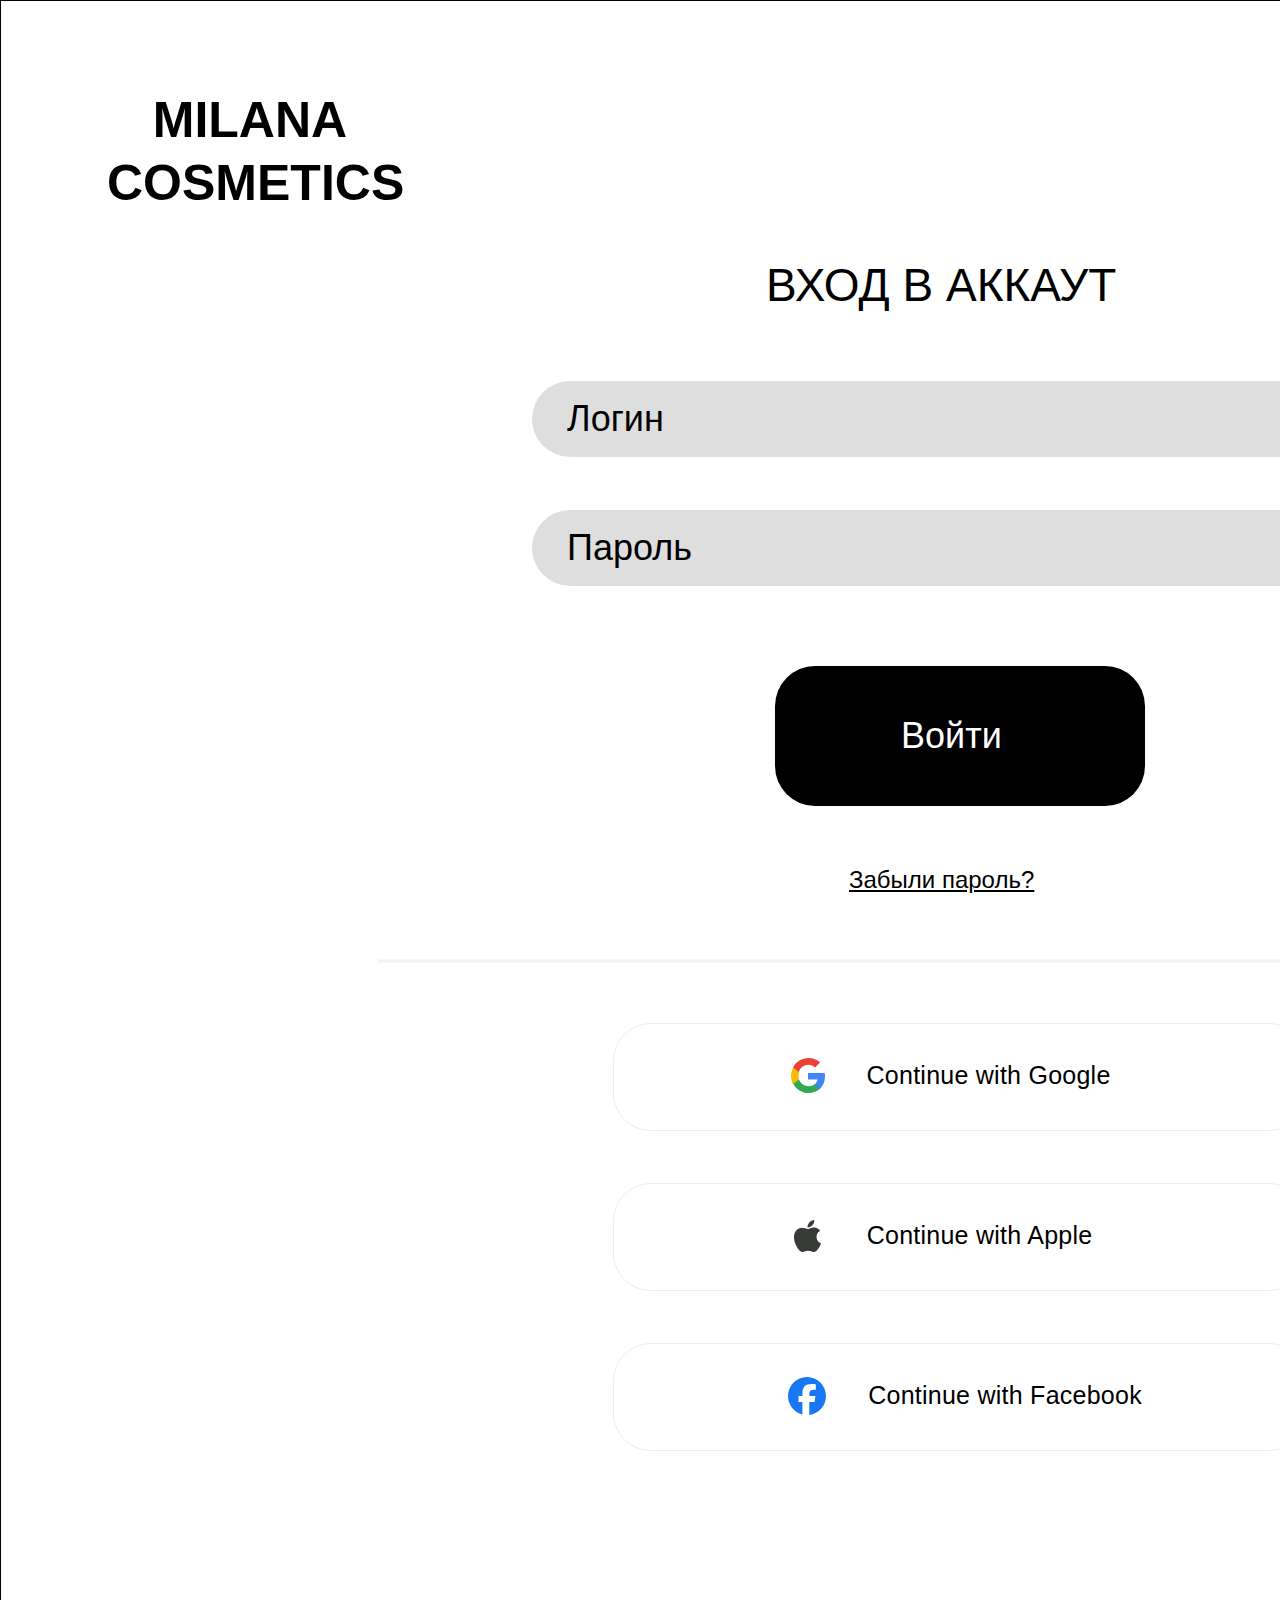
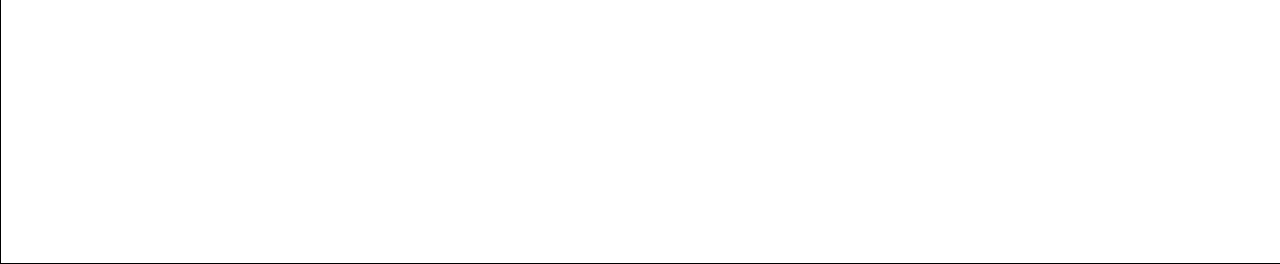
<file: registration.html>
﻿<!DOCTYPE html>
<html>
  <head>
    <title>registration</title>
    <meta http-equiv="X-UA-Compatible" content="IE=edge"/>
    <meta http-equiv="content-type" content="text/html; charset=utf-8"/>
    <link href="resources/css/axure_rp_page.css" type="text/css" rel="stylesheet"/>
    <link href="data/styles.css" type="text/css" rel="stylesheet"/>
    <link href="files/registration/styles.css" type="text/css" rel="stylesheet"/>
    <link href="https://fonts.googleapis.com" rel="preconnect"/>
    <link href="https://fonts.gstatic.com" rel="preconnect"/>
    <link href="https://fonts.googleapis.com/css2?family=Inter:wght@100..900&display=swap" rel="stylesheet"/>
    <script src="resources/scripts/jquery-3.7.1.min.js"></script>
    <script src="resources/scripts/axure/axQuery.js"></script>
    <script src="resources/scripts/axure/globals.js"></script>
    <script src="resources/scripts/axutils.js"></script>
    <script src="resources/scripts/axure/annotation.js"></script>
    <script src="resources/scripts/axure/axQuery.std.js"></script>
    <script src="resources/scripts/axure/doc.js"></script>
    <script src="resources/scripts/messagecenter.js"></script>
    <script src="resources/scripts/axure/events.js"></script>
    <script src="resources/scripts/axure/recording.js"></script>
    <script src="resources/scripts/axure/action.js"></script>
    <script src="resources/scripts/axure/expr.js"></script>
    <script src="resources/scripts/axure/geometry.js"></script>
    <script src="resources/scripts/axure/flyout.js"></script>
    <script src="resources/scripts/axure/model.js"></script>
    <script src="resources/scripts/axure/repeater.js"></script>
    <script src="resources/scripts/axure/sto.js"></script>
    <script src="resources/scripts/axure/utils.temp.js"></script>
    <script src="resources/scripts/axure/variables.js"></script>
    <script src="resources/scripts/axure/drag.js"></script>
    <script src="resources/scripts/axure/move.js"></script>
    <script src="resources/scripts/axure/visibility.js"></script>
    <script src="resources/scripts/axure/style.js"></script>
    <script src="resources/scripts/axure/adaptive.js"></script>
    <script src="resources/scripts/axure/tree.js"></script>
    <script src="resources/scripts/axure/init.temp.js"></script>
    <script src="resources/scripts/axure/legacy.js"></script>
    <script src="resources/scripts/axure/viewer.js"></script>
    <script src="resources/scripts/axure/math.js"></script>
    <script src="resources/scripts/axure/jquery.nicescroll.min.js"></script>
    <script src="data/document.js"></script>
    <script src="files/registration/data.js"></script>
    <script type="text/javascript">
      $axure.utils.getTransparentGifPath = function() { return 'resources/images/transparent.gif'; };
      $axure.utils.getOtherPath = function() { return 'resources/Other.html'; };
      $axure.utils.getReloadPath = function() { return 'resources/reload.html'; };
    </script>
  </head>
  <body>
    <div id="base" class="">

      <!-- Регистрация (Group) -->
      <div id="u180" class="ax_default" data-label="Регистрация" data-left="0" data-top="0" data-width="1920" data-height="1864" layer-opacity="1">

        <!-- Регистрация BG (Rectangle) -->
        <div id="u181" class="ax_default shape transition notrs" data-label="Регистрация BG">
          <div id="u181_div" class=""></div>
          <div id="u181_text" class="text " style="display:none; visibility: hidden">
            <p></p>
          </div>
        </div>

        <!-- Frame 8 (Dynamic panel) -->
        <div id="u182" class="ax_default" data-label="Frame 8">
          <div id="u182_state0" class="panel_state" data-label="State 1" style="">
            <div id="u182_state0_content" class="panel_state_content">

              <!-- Unnamed (Rectangle) -->
              <div id="u183" class="ax_default shape transition notrs">
                <div id="u183_div" class=""></div>
                <div id="u183_text" class="text ">
                  <p><span>Войти</span></p>
                </div>
              </div>
            </div>
          </div>
        </div>

        <!-- Unnamed (Rectangle) -->
        <div id="u184" class="ax_default shape transition notrs">
          <div id="u184_div" class=""></div>
          <div id="u184_text" class="text ">
            <p><span style="text-decoration:underline ;">Забыли пароль?</span></p>
          </div>
        </div>

        <!-- Unnamed (Rectangle) -->
        <div id="u185" class="ax_default shape transition notrs">
          <div id="u185_div" class=""></div>
          <div id="u185_text" class="text ">
            <p><span>вход в аккаут</span></p>
          </div>
        </div>

        <!-- Frame 9 (Dynamic panel) -->
        <div id="u186" class="ax_default" data-label="Frame 9">
          <div id="u186_state0" class="panel_state" data-label="State 1" style="">
            <div id="u186_state0_content" class="panel_state_content">

              <!-- Unnamed (Rectangle) -->
              <div id="u187" class="ax_default shape transition notrs">
                <div id="u187_div" class=""></div>
                <div id="u187_text" class="text ">
                  <p><span>Логин</span></p>
                </div>
              </div>
            </div>
          </div>
        </div>

        <!-- Frame 10 (Dynamic panel) -->
        <div id="u188" class="ax_default" data-label="Frame 10">
          <div id="u188_state0" class="panel_state" data-label="State 1" style="">
            <div id="u188_state0_content" class="panel_state_content">

              <!-- Unnamed (Rectangle) -->
              <div id="u189" class="ax_default shape transition notrs">
                <div id="u189_div" class=""></div>
                <div id="u189_text" class="text ">
                  <p><span>Пароль</span></p>
                </div>
              </div>
            </div>
          </div>
        </div>

        <!-- Unnamed (Rectangle) -->
        <div id="u190" class="ax_default shape transition notrs">
          <div id="u190_div" class=""></div>
          <div id="u190_text" class="text ">
            <p><span>MILANA</span></p><p><span>COSMETICS</span></p>
          </div>
        </div>

        <!-- Component 14 (Dynamic panel) -->
        <div id="u191" class="ax_default" data-label="Component 14">
          <div id="u191_state0" class="panel_state" data-label="State 1" style="">
            <div id="u191_state0_content" class="panel_state_content">

              <!-- Component 1 (Group) -->
              <div id="u192" class="ax_default" data-label="Component 1" data-left="177" data-top="36" data-width="38" data-height="37" layer-opacity="1">

                <!-- ai:local:google-logo (Dynamic panel) -->
                <div id="u193" class="ax_default" data-label="ai:local:google-logo">
                  <div id="u193_state0" class="panel_state" data-label="State 1" style="">
                    <div id="u193_state0_content" class="panel_state_content">

                      <!-- Group (Group) -->
                      <div id="u194" class="ax_default" data-label="Group" data-left="2" data-top="0" data-width="34" data-height="35" layer-opacity="1">

                        <!-- Vector (Shape) -->
                        <div id="u195" class="ax_default shape transition notrs" data-label="Vector">
                          <svg data="images/registration/vector_u195.svg" id="u195_img" class="img generatedImage">

  <defs>
    <pattern id="u195_img_bgp" patternUnits="userSpaceOnUse" alignment="0 0" imageRepeat="None" />
    <mask fill="white" id="u195_img_cl28">
      <path d="M 11.719836078602107 16  C 15.067480766705712 13.035446497857345  17 8.670058881554095  17 3.4828308618708923  C 17 2.27598221832142  16.887589053327147 1.1135584681334216  16.676628934338147 0  C 16.676628934338147 0  0 0  0 0  C 0 0  0 6.586580033087776  0 6.586580033087776  C 0 6.586580033087776  9.531702930475074 6.586580033087776  9.531702930475074 6.586580033087776  C 9.333517077863094 7.628386007104763  8.918108326897759 8.620838961526811  8.310499227731187 9.50416774640896  C 7.702890128564616 10.387496531291108  6.915650272583247 11.143422727757367  5.996193768637248 11.726420723143718  C 5.996193768637248 11.726420723143718  5.996193768637248 16  5.996193768637248 16  C 5.996193768637248 16  11.719836078602107 16  11.719836078602107 16  Z " fill-rule="evenodd" />
    </mask>
  </defs>
  <g transform="matrix(1 0 0 1 -19 -15 )">
    <path d="M 11.719836078602107 16  C 15.067480766705712 13.035446497857345  17 8.670058881554095  17 3.4828308618708923  C 17 2.27598221832142  16.887589053327147 1.1135584681334216  16.676628934338147 0  C 16.676628934338147 0  0 0  0 0  C 0 0  0 6.586580033087776  0 6.586580033087776  C 0 6.586580033087776  9.531702930475074 6.586580033087776  9.531702930475074 6.586580033087776  C 9.333517077863094 7.628386007104763  8.918108326897759 8.620838961526811  8.310499227731187 9.50416774640896  C 7.702890128564616 10.387496531291108  6.915650272583247 11.143422727757367  5.996193768637248 11.726420723143718  C 5.996193768637248 11.726420723143718  5.996193768637248 16  5.996193768637248 16  C 5.996193768637248 16  11.719836078602107 16  11.719836078602107 16  Z " fill-rule="nonzero" fill="rgba(66, 133, 244, 1)" stroke="none" transform="matrix(1 0 0 1 19 15 )" class="fill" />
    <path d="M 11.719836078602107 16  C 15.067480766705712 13.035446497857345  17 8.670058881554095  17 3.4828308618708923  C 17 2.27598221832142  16.887589053327147 1.1135584681334216  16.676628934338147 0  C 16.676628934338147 0  0 0  0 0  C 0 0  0 6.586580033087776  0 6.586580033087776  C 0 6.586580033087776  9.531702930475074 6.586580033087776  9.531702930475074 6.586580033087776  C 9.333517077863094 7.628386007104763  8.918108326897759 8.620838961526811  8.310499227731187 9.50416774640896  C 7.702890128564616 10.387496531291108  6.915650272583247 11.143422727757367  5.996193768637248 11.726420723143718  C 5.996193768637248 11.726420723143718  5.996193768637248 16  5.996193768637248 16  C 5.996193768637248 16  11.719836078602107 16  11.719836078602107 16  Z " stroke-width="0" stroke-dasharray="0" stroke="rgba(121, 121, 121, 1)" fill="none" transform="matrix(1 0 0 1 19 15 )" class="stroke" mask="url(#u195_img_cl28)" />
  </g>
                          </svg>
                          <div id="u195_text" class="text " style="display:none; visibility: hidden">
                            <p></p>
                          </div>
                        </div>

                        <!-- Vector (Shape) -->
                        <div id="u196" class="ax_default shape transition notrs" data-label="Vector">
                          <svg data="images/registration/vector_u196.svg" id="u196_img" class="img generatedImage">

  <defs>
    <pattern id="u196_img_bgp" patternUnits="userSpaceOnUse" alignment="0 0" imageRepeat="None" />
    <mask fill="white" id="u196_img_cl29">
      <path d="M 6.400714415959155 11.429233420885724  C 9.14007239329746 13.110544270096138  12.294892721642492 14.000595844900499  15.512886198888028 14  C 20.19980941976596 14  24.128976592940454 12.451960253842211  27 9.81277596023951  C 27 9.81277596023951  21.39078464993378 5.475253250964808  21.39078464993378 5.475253250964808  C 19.83602434276611 6.512290331134371  17.848045752851906 7.12549709572116  15.512886198888028 7.12549709572116  C 10.990495820510686 7.12549709572116  7.163973407939271 4.085024241142935  5.79940706594412 0  C 5.79940706594412 0  0 0  0 0  C 0 0  0 4.478798585306247  0 4.478798585306247  C 1.4452987443137832 7.3415410415270665  3.6613564386208486 9.747922571675309  6.400714415959155 11.429233420885724  Z " fill-rule="evenodd" />
    </mask>
  </defs>
  <g transform="matrix(1 0 0 1 -4 -21 )">
    <path d="M 6.400714415959155 11.429233420885724  C 9.14007239329746 13.110544270096138  12.294892721642492 14.000595844900499  15.512886198888028 14  C 20.19980941976596 14  24.128976592940454 12.451960253842211  27 9.81277596023951  C 27 9.81277596023951  21.39078464993378 5.475253250964808  21.39078464993378 5.475253250964808  C 19.83602434276611 6.512290331134371  17.848045752851906 7.12549709572116  15.512886198888028 7.12549709572116  C 10.990495820510686 7.12549709572116  7.163973407939271 4.085024241142935  5.79940706594412 0  C 5.79940706594412 0  0 0  0 0  C 0 0  0 4.478798585306247  0 4.478798585306247  C 1.4452987443137832 7.3415410415270665  3.6613564386208486 9.747922571675309  6.400714415959155 11.429233420885724  Z " fill-rule="nonzero" fill="rgba(52, 168, 83, 1)" stroke="none" transform="matrix(1 0 0 1 4 21 )" class="fill" />
    <path d="M 6.400714415959155 11.429233420885724  C 9.14007239329746 13.110544270096138  12.294892721642492 14.000595844900499  15.512886198888028 14  C 20.19980941976596 14  24.128976592940454 12.451960253842211  27 9.81277596023951  C 27 9.81277596023951  21.39078464993378 5.475253250964808  21.39078464993378 5.475253250964808  C 19.83602434276611 6.512290331134371  17.848045752851906 7.12549709572116  15.512886198888028 7.12549709572116  C 10.990495820510686 7.12549709572116  7.163973407939271 4.085024241142935  5.79940706594412 0  C 5.79940706594412 0  0 0  0 0  C 0 0  0 4.478798585306247  0 4.478798585306247  C 1.4452987443137832 7.3415410415270665  3.6613564386208486 9.747922571675309  6.400714415959155 11.429233420885724  Z " stroke-width="0" stroke-dasharray="0" stroke="rgba(121, 121, 121, 1)" fill="none" transform="matrix(1 0 0 1 4 21 )" class="stroke" mask="url(#u196_img_cl29)" />
  </g>
                          </svg>
                          <div id="u196_text" class="text " style="display:none; visibility: hidden">
                            <p></p>
                          </div>
                        </div>

                        <!-- Vector (Shape) -->
                        <div id="u197" class="ax_default shape transition notrs" data-label="Vector">
                          <svg data="images/registration/vector_u197.svg" id="u197_img" class="img generatedImage">

  <defs>
    <pattern id="u197_img_bgp" patternUnits="userSpaceOnUse" alignment="0 0" imageRepeat="None" />
    <mask fill="white" id="u197_img_cl30">
      <path d="M 1.93168906608378 16  C 1.93168906608378 16  8 11.384317145705635  8 11.384317145705635  C 7.62589734098143 10.293588751850917  7.433888925873737 9.150767957025758  7.431391807835699 7.999999261433312  C 7.4313918078356975 6.825943188896463  7.636722672034857 5.684413131678777  8 4.615681377160988  C 8 4.615681377160988  8 0  8 0  C 8 0  1.93168906608378 0  1.93168906608378 0  C 0.660467439654222 2.482472012246174  -0.0010469125421869918 5.222104082325814  0 7.999999261433312  C 0 10.874732719639809  0.7012845981063779 13.594579142082782  1.93168906608378 16  Z " fill-rule="evenodd" />
    </mask>
  </defs>
  <g transform="matrix(1 0 0 1 -2 -10 )">
    <path d="M 1.93168906608378 16  C 1.93168906608378 16  8 11.384317145705635  8 11.384317145705635  C 7.62589734098143 10.293588751850917  7.433888925873737 9.150767957025758  7.431391807835699 7.999999261433312  C 7.4313918078356975 6.825943188896463  7.636722672034857 5.684413131678777  8 4.615681377160988  C 8 4.615681377160988  8 0  8 0  C 8 0  1.93168906608378 0  1.93168906608378 0  C 0.660467439654222 2.482472012246174  -0.0010469125421869918 5.222104082325814  0 7.999999261433312  C 0 10.874732719639809  0.7012845981063779 13.594579142082782  1.93168906608378 16  Z " fill-rule="nonzero" fill="rgba(251, 188, 5, 1)" stroke="none" transform="matrix(1 0 0 1 2 10 )" class="fill" />
    <path d="M 1.93168906608378 16  C 1.93168906608378 16  8 11.384317145705635  8 11.384317145705635  C 7.62589734098143 10.293588751850917  7.433888925873737 9.150767957025758  7.431391807835699 7.999999261433312  C 7.4313918078356975 6.825943188896463  7.636722672034857 5.684413131678777  8 4.615681377160988  C 8 4.615681377160988  8 0  8 0  C 8 0  1.93168906608378 0  1.93168906608378 0  C 0.660467439654222 2.482472012246174  -0.0010469125421869918 5.222104082325814  0 7.999999261433312  C 0 10.874732719639809  0.7012845981063779 13.594579142082782  1.93168906608378 16  Z " stroke-width="0" stroke-dasharray="0" stroke="rgba(121, 121, 121, 1)" fill="none" transform="matrix(1 0 0 1 2 10 )" class="stroke" mask="url(#u197_img_cl30)" />
  </g>
                          </svg>
                          <div id="u197_text" class="text " style="display:none; visibility: hidden">
                            <p></p>
                          </div>
                        </div>

                        <!-- Vector (Shape) -->
                        <div id="u198" class="ax_default shape transition notrs" data-label="Vector">
                          <svg data="images/registration/vector_u198.svg" id="u198_img" class="img generatedImage">

  <defs>
    <pattern id="u198_img_bgp" patternUnits="userSpaceOnUse" alignment="0 0" imageRepeat="None" />
  </defs>
  <g transform="matrix(1 0 0 1 -4 0 )">
    <path d="M 15.438871765807185 6.87450362094234  L 15.440376226652996 6.87450362094234  C 17.976461993657384 6.87450362094234  20.254131356944082 7.746216375044343  22.045016652550736 9.45958197017963  L 27 4.501342310738127  C 24.007178367763466 1.7133657743011634  20.096377353804613 0  15.440376226652996 0  C 12.237424219749988 -0.0005955459308254514  9.097350079282696 0.889456446567361  6.370796345354161 2.570767295777777  C 3.644242611425624 4.252078144988192  1.4385431625040594 6.658460391799936  0 9.521202848020755  L 5.772299612183426 14  C 7.130487729887985 9.914975758857066  10.940624820897517 6.87450362094234  15.438871765807185 6.87450362094234  Z " fill-rule="nonzero" fill="rgba(234, 67, 53, 1)" stroke="none" transform="matrix(1 0 0 1 4 0 )" class="fill" />
    <path d="M 15.440376226652996 6.87450362094234  C 17.976461993657384 6.87450362094234  20.254131356944082 7.746216375044343  22.045016652550736 9.45958197017963  L 27 4.501342310738127  C 24.007178367763466 1.7133657743011634  20.096377353804613 0  15.440376226652996 0  C 12.237424219749988 -0.0005955459308254514  9.097350079282696 0.889456446567361  6.370796345354161 2.570767295777777  C 3.644242611425624 4.252078144988192  1.4385431625040594 6.658460391799936  0 9.521202848020755  L 5.772299612183426 14  C 7.130487729887985 9.914975758857066  10.940624820897517 6.87450362094234  15.438871765807185 6.87450362094234  " stroke-width="0" stroke-dasharray="0" stroke="rgba(121, 121, 121, 1)" fill="none" transform="matrix(1 0 0 1 4 0 )" class="stroke" />
  </g>
                          </svg>
                          <div id="u198_text" class="text " style="display:none; visibility: hidden">
                            <p></p>
                          </div>
                        </div>
                      </div>
                    </div>
                  </div>
                </div>
              </div>

              <!-- Container (Dynamic panel) -->
              <div id="u199" class="ax_default" data-label="Container">
                <div id="u199_state0" class="panel_state" data-label="State 1" style="">
                  <div id="u199_state0_content" class="panel_state_content">

                    <!-- Text (Rectangle) -->
                    <div id="u200" class="ax_default shape transition notrs" data-label="Text">
                      <div id="u200_div" class=""></div>
                      <div id="u200_text" class="text ">
                        <p><span style="letter-spacing:0.25px;">Continue with Googl</span><span>e</span></p>
                      </div>
                    </div>
                  </div>
                </div>
              </div>
            </div>
          </div>
        </div>

        <!-- Component 15 (Dynamic panel) -->
        <div id="u201" class="ax_default" data-label="Component 15">
          <div id="u201_state0" class="panel_state" data-label="State 1" style="">
            <div id="u201_state0_content" class="panel_state_content">

              <!-- Component 1 (Group) -->
              <div id="u202" class="ax_default" data-label="Component 1" data-left="176" data-top="35" data-width="38" data-height="38" layer-opacity="1">

                <!-- ai:local:apple-logo (Dynamic panel) -->
                <div id="u203" class="ax_default" data-label="ai:local:apple-logo">
                  <div id="u203_state0" class="panel_state" data-label="State 1" style="">
                    <div id="u203_state0_content" class="panel_state_content">

                      <!-- Vector (Shape) -->
                      <div id="u204" class="ax_default shape transition notrs" data-label="Vector">
                        <svg data="images/registration/vector_u204.svg" id="u204_img" class="img generatedImage">

  <defs>
    <pattern id="u204_img_bgp" patternUnits="userSpaceOnUse" alignment="0 0" imageRepeat="None" />
    <mask fill="white" id="u204_img_cl31">
      <path d="M 27 23.45462655232256  C 26.823686547641937 23.96876481487716  26.63668858808469 24.463169696821154  26.43579809890155 24.937840912049495  C 25.966997575603532 26.02395395463461  25.38972445498742 27.060131747561122  24.712733582279423 28.030668554069898  C 23.806589331432665 29.321347661601433  23.06660977492436 30.214158976560274  22.492789610435487 30.70909706295046  C 21.605879497937583 31.522971612942975  20.654854317113113 31.941106512118125  19.63971626531951 31.963506728570902  C 18.908816858474385 31.963506728570902  18.02992026968178 31.75443775159959  17.003027979769534 31.33630036986707  C 15.977204274329393 30.918162988134554  15.031523831073786 30.70909706295046  14.165985025868949 30.70909706295046  C 13.25984077502219 30.70909706295046  12.28744428690465 30.918162988134554  11.248797758873758 31.33630036986707  C 10.208014061898648 31.756571093910264  9.36758670517654 31.97684004350609  8.727515449864242 31.997106905727147  C 7.750845770305621 32.03977398440098  6.778450810784554 31.610439076838187  5.810329711465527 30.70909706295046  C 5.19056122674283 30.170425196928495  4.4158508596826564 29.24614685638738  3.4861981325986107 27.936267620375602  C 2.4913628036259667 26.538920825100266  1.672840855358427 24.915972949339665  1.0306324788705508 23.0674218949901  C 0.3446128555557858 21.07060262020728  0.0010685663722732283 19.13618419214281  0 17.26416622932331  C 0 15.120145524473  0.46482622023610354 13.27212757920127  1.3944789473201498 11.720112584244825  C 2.0966737963661526 10.503534589480738  3.1014572789556083 9.4884038285052  4.311665450017102 8.772884184007891  C 5.505690179141316 8.059664156539899  6.868097739392643 7.675905348438281  8.25948366728637 7.660873961283692  C 9.033125736486273 7.663007315142878  10.050934819542393 7.899276001632325  11.312911680752967 8.369680532239318  C 12.5727514685566 8.842218405156986  13.379519441433013 9.079021088655765  13.733214906736931 9.080087765585358  C 14.000356510627821 9.080087765585358  14.89581608708516 8.801151363018766  16.419591749247676 8.243279320832386  C 17.857882086700634 7.727007668282938  19.074444060077916 7.5115392485107515  20.06927938905056 7.596873405858421  C 22.768478098779266 7.812342147498789  24.79180959751375 8.875818296208184  26.139271783433884 10.787303306353946  C 23.727517424301354 12.247584057425481  22.53392694644655 14.288671413022302  22.558503972822237 16.9105632750407  C 22.58094386757295 18.95324957639763  23.321459815151925 20.649798930138775  24.780052970963123 22.000211908474235  C 25.44042699686502 22.626351286075586  26.18040956279763 23.11115658062121  27 23.45462655232256  Z M 20.216743090828864 0  C 20.240251550645677 0.213335399329694  20.25147135154299 0.42667091786982586  20.25040278517071 0.6400063171995198  C 20.25040278517071 2.2400217287249187  19.665895677282034 3.732835771218576  18.496884041011224 5.1184491122589435  C 17.08797925108624 6.76166486054906  15.384149732648478 7.712074009845257  13.536064176594335 7.56167256631176  C 13.510960777127409 7.3605171119907675  13.49864798590158 7.157976742329691  13.499199015447996 6.955267189215289  C 13.499199015448 5.419252428483513  14.16918991944976 3.776036489456695  15.358504278541528 2.4304234955571222  C 15.952627165851357 1.7498836267706208  16.70810439770412 1.1840113244193806  17.624934397734688 0.7328069699768036  C 18.539627228821043 0.286935995152999  19.40356406492187 0.04266707867383443  20.216743090828864 0  Z " fill-rule="evenodd" />
    </mask>
  </defs>
  <g transform="matrix(1 0 0 1 -6 -3 )">
    <path d="M 27 23.45462655232256  C 26.823686547641937 23.96876481487716  26.63668858808469 24.463169696821154  26.43579809890155 24.937840912049495  C 25.966997575603532 26.02395395463461  25.38972445498742 27.060131747561122  24.712733582279423 28.030668554069898  C 23.806589331432665 29.321347661601433  23.06660977492436 30.214158976560274  22.492789610435487 30.70909706295046  C 21.605879497937583 31.522971612942975  20.654854317113113 31.941106512118125  19.63971626531951 31.963506728570902  C 18.908816858474385 31.963506728570902  18.02992026968178 31.75443775159959  17.003027979769534 31.33630036986707  C 15.977204274329393 30.918162988134554  15.031523831073786 30.70909706295046  14.165985025868949 30.70909706295046  C 13.25984077502219 30.70909706295046  12.28744428690465 30.918162988134554  11.248797758873758 31.33630036986707  C 10.208014061898648 31.756571093910264  9.36758670517654 31.97684004350609  8.727515449864242 31.997106905727147  C 7.750845770305621 32.03977398440098  6.778450810784554 31.610439076838187  5.810329711465527 30.70909706295046  C 5.19056122674283 30.170425196928495  4.4158508596826564 29.24614685638738  3.4861981325986107 27.936267620375602  C 2.4913628036259667 26.538920825100266  1.672840855358427 24.915972949339665  1.0306324788705508 23.0674218949901  C 0.3446128555557858 21.07060262020728  0.0010685663722732283 19.13618419214281  0 17.26416622932331  C 0 15.120145524473  0.46482622023610354 13.27212757920127  1.3944789473201498 11.720112584244825  C 2.0966737963661526 10.503534589480738  3.1014572789556083 9.4884038285052  4.311665450017102 8.772884184007891  C 5.505690179141316 8.059664156539899  6.868097739392643 7.675905348438281  8.25948366728637 7.660873961283692  C 9.033125736486273 7.663007315142878  10.050934819542393 7.899276001632325  11.312911680752967 8.369680532239318  C 12.5727514685566 8.842218405156986  13.379519441433013 9.079021088655765  13.733214906736931 9.080087765585358  C 14.000356510627821 9.080087765585358  14.89581608708516 8.801151363018766  16.419591749247676 8.243279320832386  C 17.857882086700634 7.727007668282938  19.074444060077916 7.5115392485107515  20.06927938905056 7.596873405858421  C 22.768478098779266 7.812342147498789  24.79180959751375 8.875818296208184  26.139271783433884 10.787303306353946  C 23.727517424301354 12.247584057425481  22.53392694644655 14.288671413022302  22.558503972822237 16.9105632750407  C 22.58094386757295 18.95324957639763  23.321459815151925 20.649798930138775  24.780052970963123 22.000211908474235  C 25.44042699686502 22.626351286075586  26.18040956279763 23.11115658062121  27 23.45462655232256  Z M 20.216743090828864 0  C 20.240251550645677 0.213335399329694  20.25147135154299 0.42667091786982586  20.25040278517071 0.6400063171995198  C 20.25040278517071 2.2400217287249187  19.665895677282034 3.732835771218576  18.496884041011224 5.1184491122589435  C 17.08797925108624 6.76166486054906  15.384149732648478 7.712074009845257  13.536064176594335 7.56167256631176  C 13.510960777127409 7.3605171119907675  13.49864798590158 7.157976742329691  13.499199015447996 6.955267189215289  C 13.499199015448 5.419252428483513  14.16918991944976 3.776036489456695  15.358504278541528 2.4304234955571222  C 15.952627165851357 1.7498836267706208  16.70810439770412 1.1840113244193806  17.624934397734688 0.7328069699768036  C 18.539627228821043 0.286935995152999  19.40356406492187 0.04266707867383443  20.216743090828864 0  Z " fill-rule="nonzero" fill="rgba(55, 58, 54, 1)" stroke="none" transform="matrix(1 0 0 1 6 3 )" class="fill" />
    <path d="M 27 23.45462655232256  C 26.823686547641937 23.96876481487716  26.63668858808469 24.463169696821154  26.43579809890155 24.937840912049495  C 25.966997575603532 26.02395395463461  25.38972445498742 27.060131747561122  24.712733582279423 28.030668554069898  C 23.806589331432665 29.321347661601433  23.06660977492436 30.214158976560274  22.492789610435487 30.70909706295046  C 21.605879497937583 31.522971612942975  20.654854317113113 31.941106512118125  19.63971626531951 31.963506728570902  C 18.908816858474385 31.963506728570902  18.02992026968178 31.75443775159959  17.003027979769534 31.33630036986707  C 15.977204274329393 30.918162988134554  15.031523831073786 30.70909706295046  14.165985025868949 30.70909706295046  C 13.25984077502219 30.70909706295046  12.28744428690465 30.918162988134554  11.248797758873758 31.33630036986707  C 10.208014061898648 31.756571093910264  9.36758670517654 31.97684004350609  8.727515449864242 31.997106905727147  C 7.750845770305621 32.03977398440098  6.778450810784554 31.610439076838187  5.810329711465527 30.70909706295046  C 5.19056122674283 30.170425196928495  4.4158508596826564 29.24614685638738  3.4861981325986107 27.936267620375602  C 2.4913628036259667 26.538920825100266  1.672840855358427 24.915972949339665  1.0306324788705508 23.0674218949901  C 0.3446128555557858 21.07060262020728  0.0010685663722732283 19.13618419214281  0 17.26416622932331  C 0 15.120145524473  0.46482622023610354 13.27212757920127  1.3944789473201498 11.720112584244825  C 2.0966737963661526 10.503534589480738  3.1014572789556083 9.4884038285052  4.311665450017102 8.772884184007891  C 5.505690179141316 8.059664156539899  6.868097739392643 7.675905348438281  8.25948366728637 7.660873961283692  C 9.033125736486273 7.663007315142878  10.050934819542393 7.899276001632325  11.312911680752967 8.369680532239318  C 12.5727514685566 8.842218405156986  13.379519441433013 9.079021088655765  13.733214906736931 9.080087765585358  C 14.000356510627821 9.080087765585358  14.89581608708516 8.801151363018766  16.419591749247676 8.243279320832386  C 17.857882086700634 7.727007668282938  19.074444060077916 7.5115392485107515  20.06927938905056 7.596873405858421  C 22.768478098779266 7.812342147498789  24.79180959751375 8.875818296208184  26.139271783433884 10.787303306353946  C 23.727517424301354 12.247584057425481  22.53392694644655 14.288671413022302  22.558503972822237 16.9105632750407  C 22.58094386757295 18.95324957639763  23.321459815151925 20.649798930138775  24.780052970963123 22.000211908474235  C 25.44042699686502 22.626351286075586  26.18040956279763 23.11115658062121  27 23.45462655232256  Z " stroke-width="0" stroke-dasharray="0" stroke="rgba(121, 121, 121, 1)" fill="none" transform="matrix(1 0 0 1 6 3 )" class="stroke" mask="url(#u204_img_cl31)" />
    <path d="M 20.216743090828864 0  C 20.240251550645677 0.213335399329694  20.25147135154299 0.42667091786982586  20.25040278517071 0.6400063171995198  C 20.25040278517071 2.2400217287249187  19.665895677282034 3.732835771218576  18.496884041011224 5.1184491122589435  C 17.08797925108624 6.76166486054906  15.384149732648478 7.712074009845257  13.536064176594335 7.56167256631176  C 13.510960777127409 7.3605171119907675  13.49864798590158 7.157976742329691  13.499199015447996 6.955267189215289  C 13.499199015448 5.419252428483513  14.16918991944976 3.776036489456695  15.358504278541528 2.4304234955571222  C 15.952627165851357 1.7498836267706208  16.70810439770412 1.1840113244193806  17.624934397734688 0.7328069699768036  C 18.539627228821043 0.286935995152999  19.40356406492187 0.04266707867383443  20.216743090828864 0  Z " stroke-width="0" stroke-dasharray="0" stroke="rgba(121, 121, 121, 1)" fill="none" transform="matrix(1 0 0 1 6 3 )" class="stroke" mask="url(#u204_img_cl31)" />
  </g>
                        </svg>
                        <div id="u204_text" class="text " style="display:none; visibility: hidden">
                          <p></p>
                        </div>
                      </div>
                    </div>
                  </div>
                </div>
              </div>

              <!-- Container (Dynamic panel) -->
              <div id="u205" class="ax_default" data-label="Container">
                <div id="u205_state0" class="panel_state" data-label="State 1" style="">
                  <div id="u205_state0_content" class="panel_state_content">

                    <!-- Text (Rectangle) -->
                    <div id="u206" class="ax_default shape transition notrs" data-label="Text">
                      <div id="u206_div" class=""></div>
                      <div id="u206_text" class="text ">
                        <p><span style="letter-spacing:0.25px;">Continue with Appl</span><span>e</span></p>
                      </div>
                    </div>
                  </div>
                </div>
              </div>
            </div>
          </div>
        </div>

        <!-- Component 13 (Dynamic panel) -->
        <div id="u207" class="ax_default" data-label="Component 13">
          <div id="u207_state0" class="panel_state" data-label="State 1" style="">
            <div id="u207_state0_content" class="panel_state_content">

              <!-- Component 1 (Group) -->
              <div id="u208" class="ax_default" data-label="Component 1" data-left="176" data-top="35" data-width="38" data-height="38" layer-opacity="1">

                <!-- ai:local:facebook-logo (Dynamic panel) -->
                <div id="u209" class="ax_default" data-label="ai:local:facebook-logo">
                  <div id="u209_state0" class="panel_state" data-label="State 1" style="">
                    <div id="u209_state0_content" class="panel_state_content">

                      <!-- Vector (Shape) -->
                      <div id="u210" class="ax_default shape transition notrs" data-label="Vector">
                        <svg data="images/registration/vector_u210.svg" id="u210_img" class="img generatedImage">

  <defs>
    <pattern id="u210_img_bgp" patternUnits="userSpaceOnUse" alignment="0 0" imageRepeat="None" />
    <mask fill="white" id="u210_img_cl32">
      <path d="M 21.300583442052204 38  C 30.71191640694936 36.860524399242195  38 28.822216811247383  38 19.070721148668863  C 38 8.537326513111976  29.494332989056904 0  19 0  C 8.505667010943096 0  0 8.537326513111976  0 19.070721148668863  C 0 28.01012168710739  6.138583103815716 35.51921931398943  14.413082838058472 37.58203561671154  C 14.413082838058472 37.58203561671154  14.413082838058472 24.89682704157942  14.413082838058472 24.89682704157942  L 10.494332989056904 24.89682704157942  L 10.494332989056904 19.070721148668863  L 14.413082838058472 19.070721148668863  C 14.413082838058472 19.070721148668863  14.413082838058472 16.559742985342506  14.413082838058472 16.559742985342506  C 14.413082838058472 10.072519692890616  17.3375004529953 7.062523362249477  23.691417137781777 7.062523362249477  C 24.893167143066723 7.062523362249477  26.970499967535336 7.300907670256257  27.823916594187416 7.539291694087147  C 27.823916594187416 7.539291694087147  27.823916594187416 12.81393494864892  27.823916594187416 12.81393494864892  C 27.093309635917343 12.757168576752418  26.36059417327245 12.732247362103028  25.627834637959797 12.739241399940175  C 22.510251333316166 12.73924139994017  21.308500289916992 13.923215913849834  21.308500289916992 16.998369608136404  C 21.308500289916992 16.998369608136404  21.308500289916992 19.070721148668863  21.308500289916992 19.070721148668863  L 27.51358461380005 19.070721148668863  L 26.444832801818848 24.89682704157942  L 21.300583442052204 24.89682704157942  C 21.300583442052204 24.89682704157942  21.300583442052204 38  21.300583442052204 38  Z " fill-rule="evenodd" />
    </mask>
  </defs>
  <g>
    <path d="M 21.300583442052204 38  C 30.71191640694936 36.860524399242195  38 28.822216811247383  38 19.070721148668863  C 38 8.537326513111976  29.494332989056904 0  19 0  C 8.505667010943096 0  0 8.537326513111976  0 19.070721148668863  C 0 28.01012168710739  6.138583103815716 35.51921931398943  14.413082838058472 37.58203561671154  C 14.413082838058472 37.58203561671154  14.413082838058472 24.89682704157942  14.413082838058472 24.89682704157942  L 10.494332989056904 24.89682704157942  L 10.494332989056904 19.070721148668863  L 14.413082838058472 19.070721148668863  C 14.413082838058472 19.070721148668863  14.413082838058472 16.559742985342506  14.413082838058472 16.559742985342506  C 14.413082838058472 10.072519692890616  17.3375004529953 7.062523362249477  23.691417137781777 7.062523362249477  C 24.893167143066723 7.062523362249477  26.970499967535336 7.300907670256257  27.823916594187416 7.539291694087147  C 27.823916594187416 7.539291694087147  27.823916594187416 12.81393494864892  27.823916594187416 12.81393494864892  C 27.093309635917343 12.757168576752418  26.36059417327245 12.732247362103028  25.627834637959797 12.739241399940175  C 22.510251333316166 12.73924139994017  21.308500289916992 13.923215913849834  21.308500289916992 16.998369608136404  C 21.308500289916992 16.998369608136404  21.308500289916992 19.070721148668863  21.308500289916992 19.070721148668863  L 27.51358461380005 19.070721148668863  L 26.444832801818848 24.89682704157942  L 21.300583442052204 24.89682704157942  C 21.300583442052204 24.89682704157942  21.300583442052204 38  21.300583442052204 38  Z " fill-rule="nonzero" fill="rgba(24, 119, 242, 1)" stroke="none" class="fill" />
    <path d="M 21.300583442052204 38  C 30.71191640694936 36.860524399242195  38 28.822216811247383  38 19.070721148668863  C 38 8.537326513111976  29.494332989056904 0  19 0  C 8.505667010943096 0  0 8.537326513111976  0 19.070721148668863  C 0 28.01012168710739  6.138583103815716 35.51921931398943  14.413082838058472 37.58203561671154  C 14.413082838058472 37.58203561671154  14.413082838058472 24.89682704157942  14.413082838058472 24.89682704157942  L 10.494332989056904 24.89682704157942  L 10.494332989056904 19.070721148668863  L 14.413082838058472 19.070721148668863  C 14.413082838058472 19.070721148668863  14.413082838058472 16.559742985342506  14.413082838058472 16.559742985342506  C 14.413082838058472 10.072519692890616  17.3375004529953 7.062523362249477  23.691417137781777 7.062523362249477  C 24.893167143066723 7.062523362249477  26.970499967535336 7.300907670256257  27.823916594187416 7.539291694087147  C 27.823916594187416 7.539291694087147  27.823916594187416 12.81393494864892  27.823916594187416 12.81393494864892  C 27.093309635917343 12.757168576752418  26.36059417327245 12.732247362103028  25.627834637959797 12.739241399940175  C 22.510251333316166 12.73924139994017  21.308500289916992 13.923215913849834  21.308500289916992 16.998369608136404  C 21.308500289916992 16.998369608136404  21.308500289916992 19.070721148668863  21.308500289916992 19.070721148668863  L 27.51358461380005 19.070721148668863  L 26.444832801818848 24.89682704157942  L 21.300583442052204 24.89682704157942  C 21.300583442052204 24.89682704157942  21.300583442052204 38  21.300583442052204 38  Z " stroke-width="0" stroke-dasharray="0" stroke="rgba(121, 121, 121, 1)" fill="none" class="stroke" mask="url(#u210_img_cl32)" />
  </g>
                        </svg>
                        <div id="u210_text" class="text " style="display:none; visibility: hidden">
                          <p></p>
                        </div>
                      </div>
                    </div>
                  </div>
                </div>
              </div>

              <!-- Container (Dynamic panel) -->
              <div id="u211" class="ax_default" data-label="Container">
                <div id="u211_state0" class="panel_state" data-label="State 1" style="">
                  <div id="u211_state0_content" class="panel_state_content">

                    <!-- Text (Rectangle) -->
                    <div id="u212" class="ax_default shape transition notrs" data-label="Text">
                      <div id="u212_div" class=""></div>
                      <div id="u212_text" class="text ">
                        <p><span style="letter-spacing:0.25px;">Continue with Faceboo</span><span>k</span></p>
                      </div>
                    </div>
                  </div>
                </div>
              </div>
            </div>
          </div>
        </div>

        <!-- Line 9 (Shape) -->
        <div id="u213" class="ax_default shape transition notrs" data-label="Line 9">
          <svg data="images/registration/line_9_u213.svg" id="u213_img" class="img generatedImage">

  <g transform="matrix(1 0 0 1 -377.5 -959.5 )">
    <path d="M 0 0.5  L 1162 0.5  " stroke-width="3" stroke-dasharray="0" stroke="rgba(242, 242, 242, 1)" fill="none" transform="matrix(1 0 0 1 379 961 )" class="stroke" />
  </g>
          </svg>
          <div id="u213_text" class="text " style="display:none; visibility: hidden">
            <p></p>
          </div>
        </div>
      </div>
    </div>
    <script src="resources/scripts/axure/ios.js"></script>
  </body>
</html>
</file>
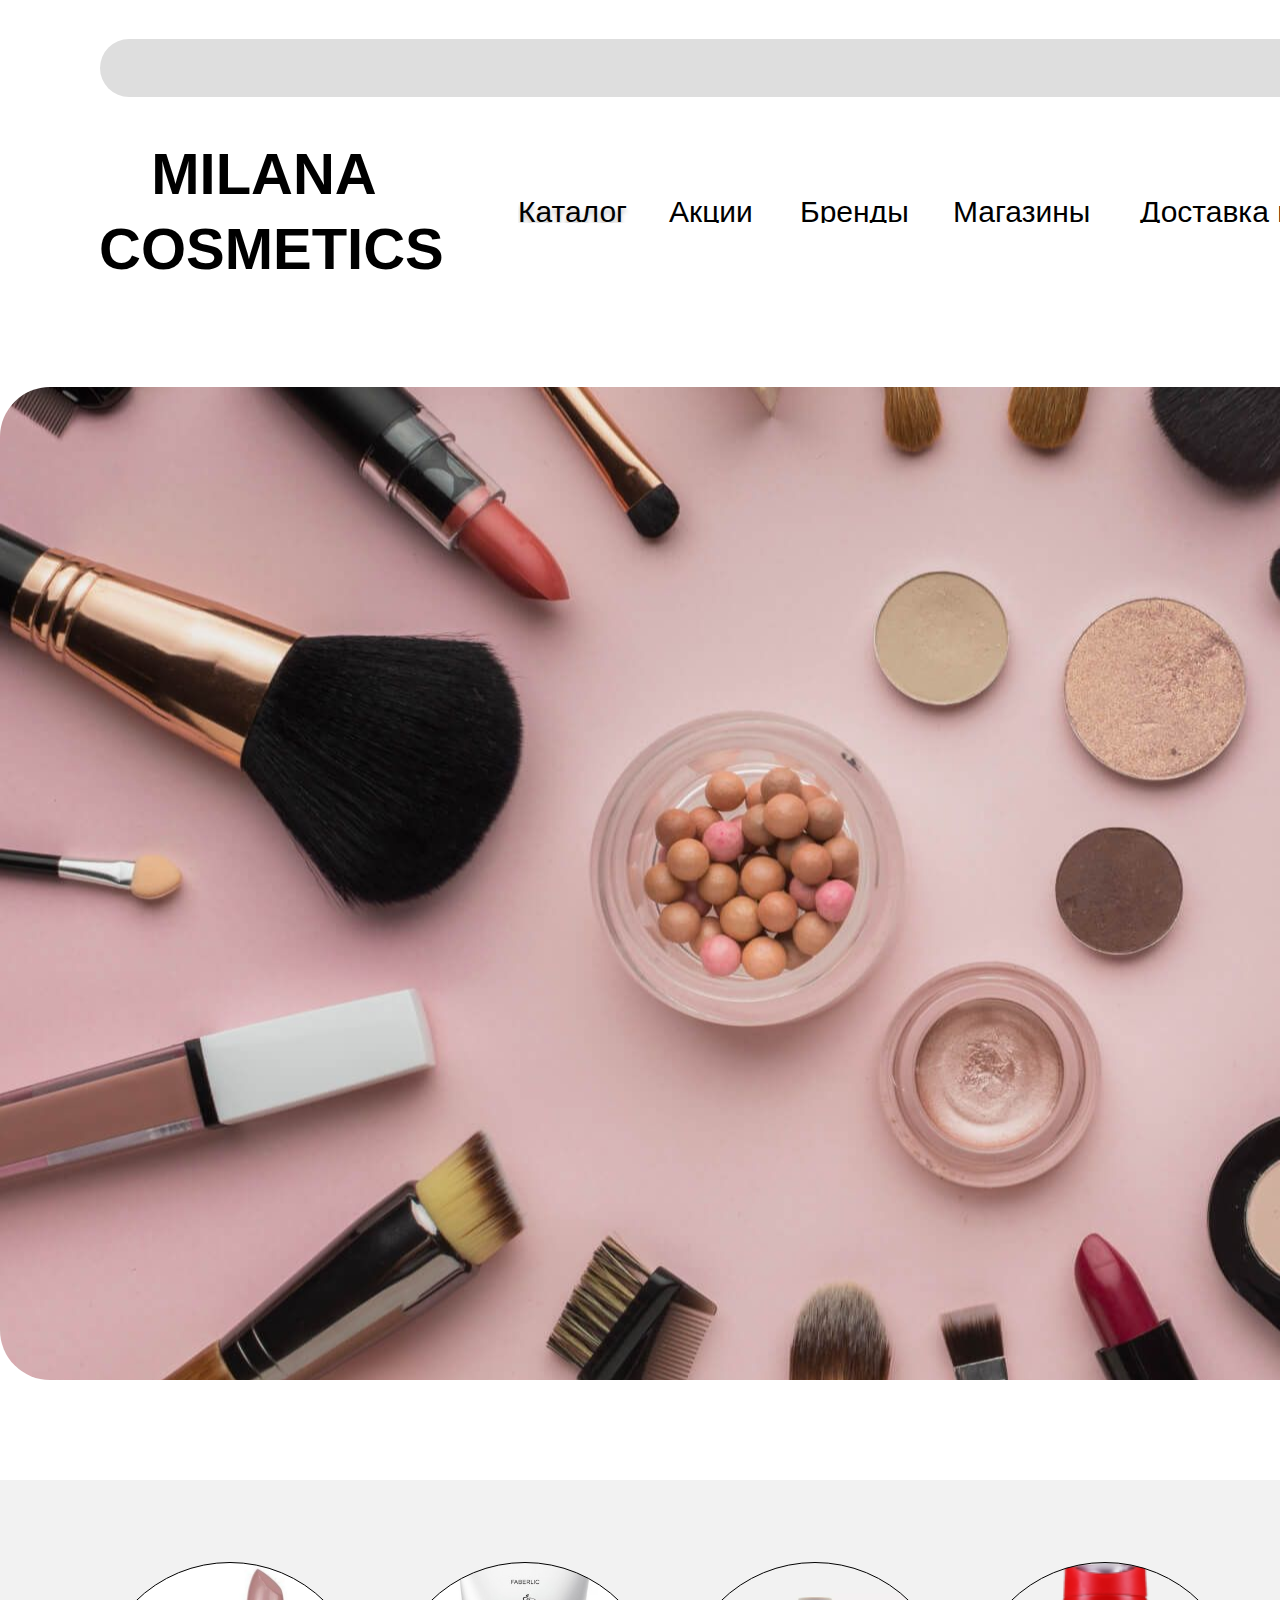
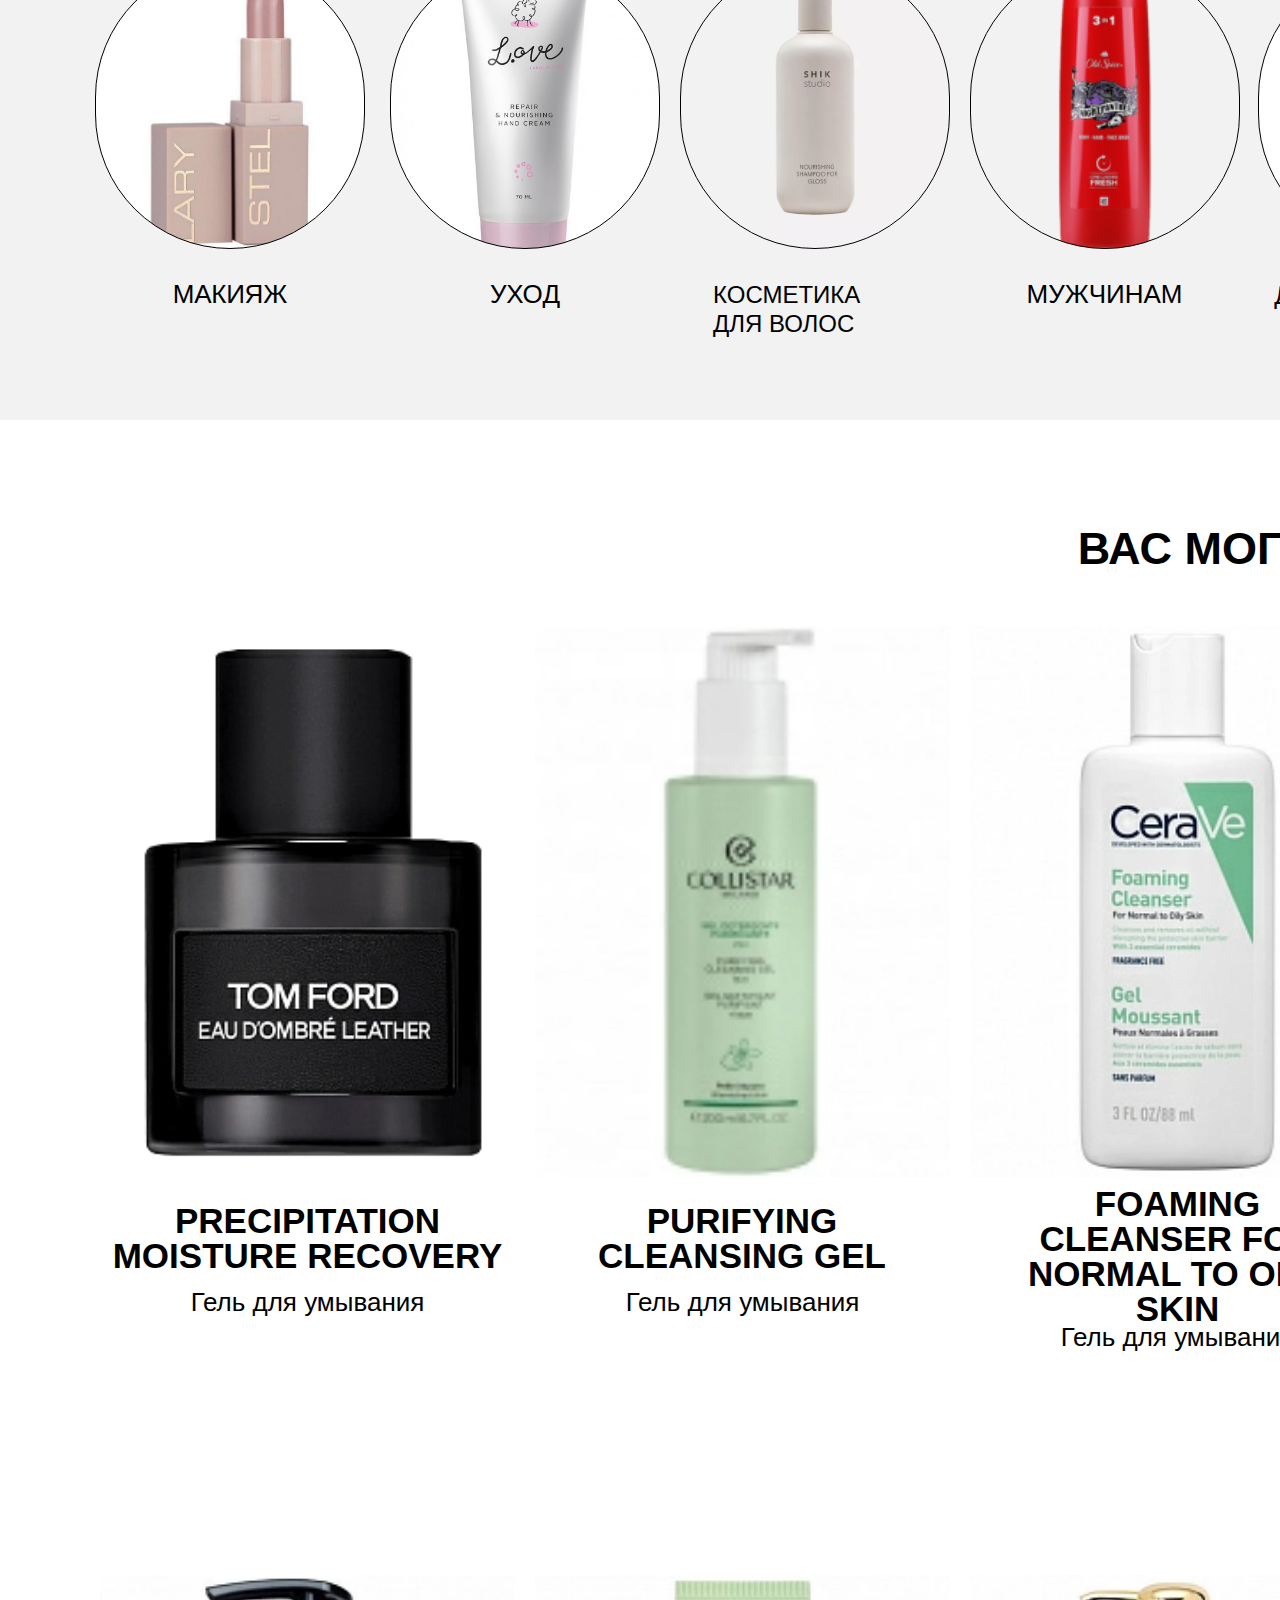
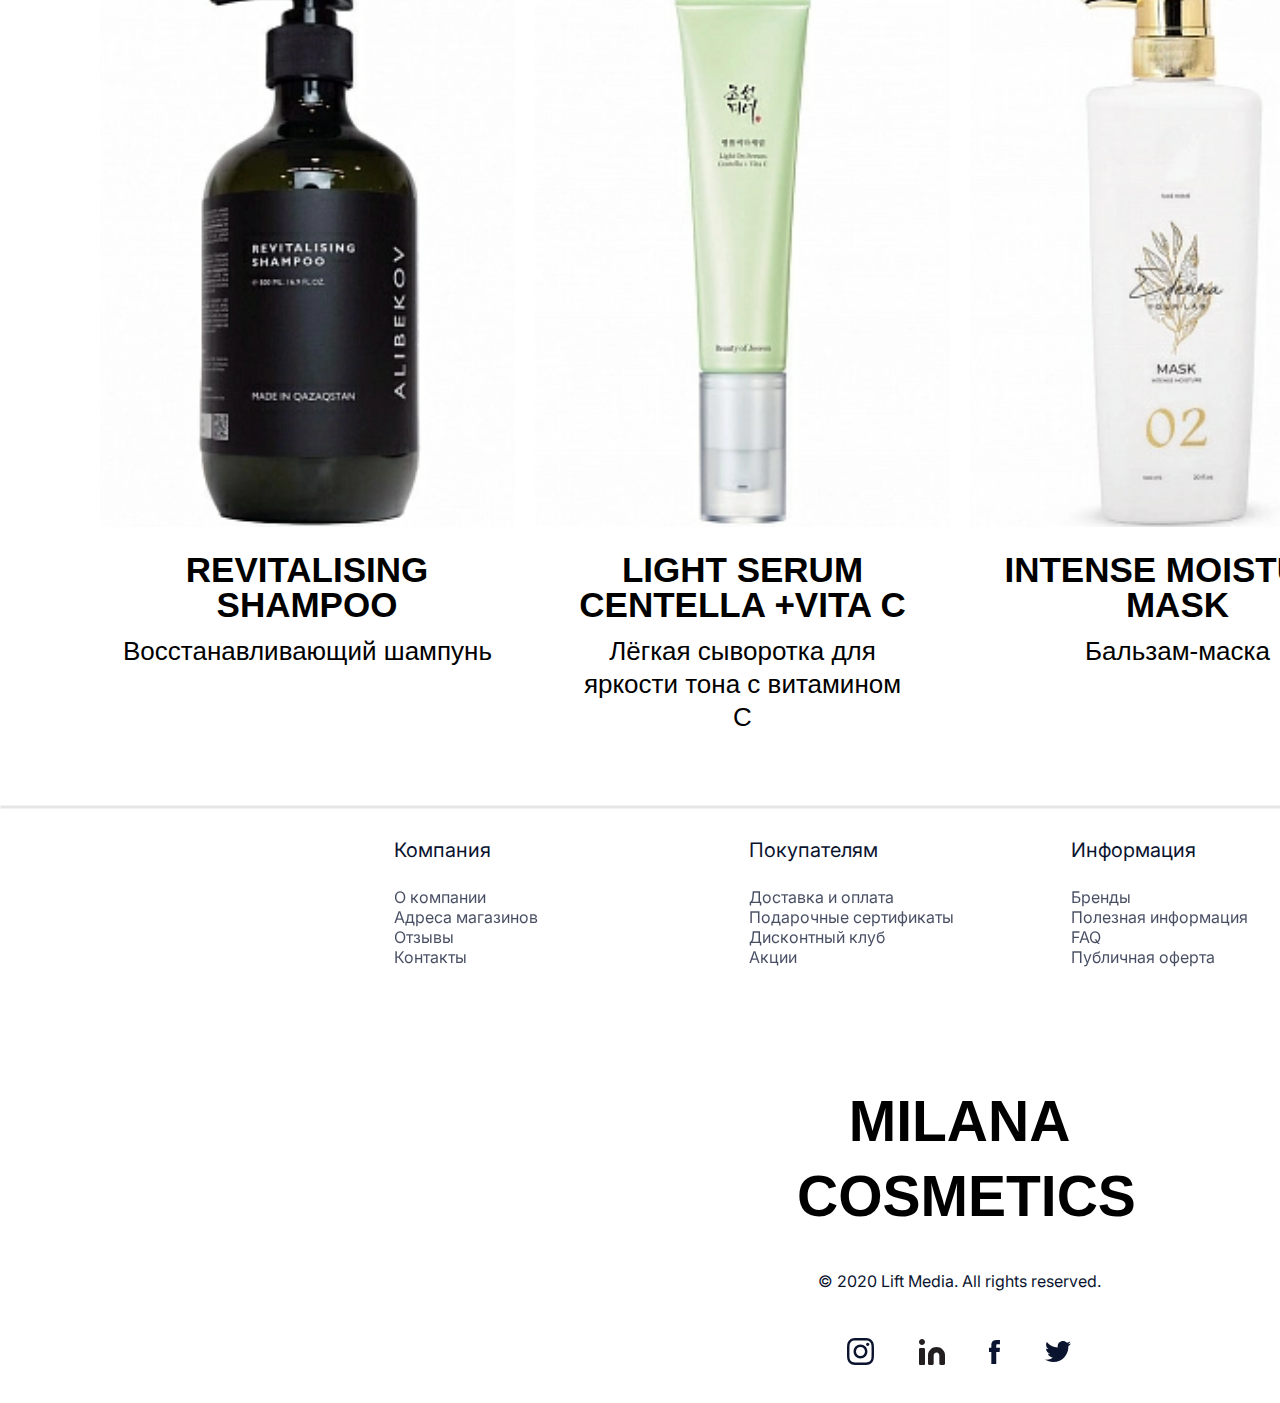
<file: resources/reload.html>
﻿<html>
	<head>
		<title></title>
	</head>
	<body>
	
	<script language="javascript">
	function getUrl() {
      var query = window.location.search.substring(1);
      var vars = query.split("&&&");
      for (var i=0;i<vars.length;i++) {
        var url = vars[i];
        return decodeURI(url).replace("html%23","html#");
      } 
    }

    var rel = '../';
    var url = getUrl();
    if (url.indexOf(":") > 0 && url.indexOf(":") < 10) rel = '';
	self.location.href = rel + url;
	</script>
	
	</body>
</html>
</file>
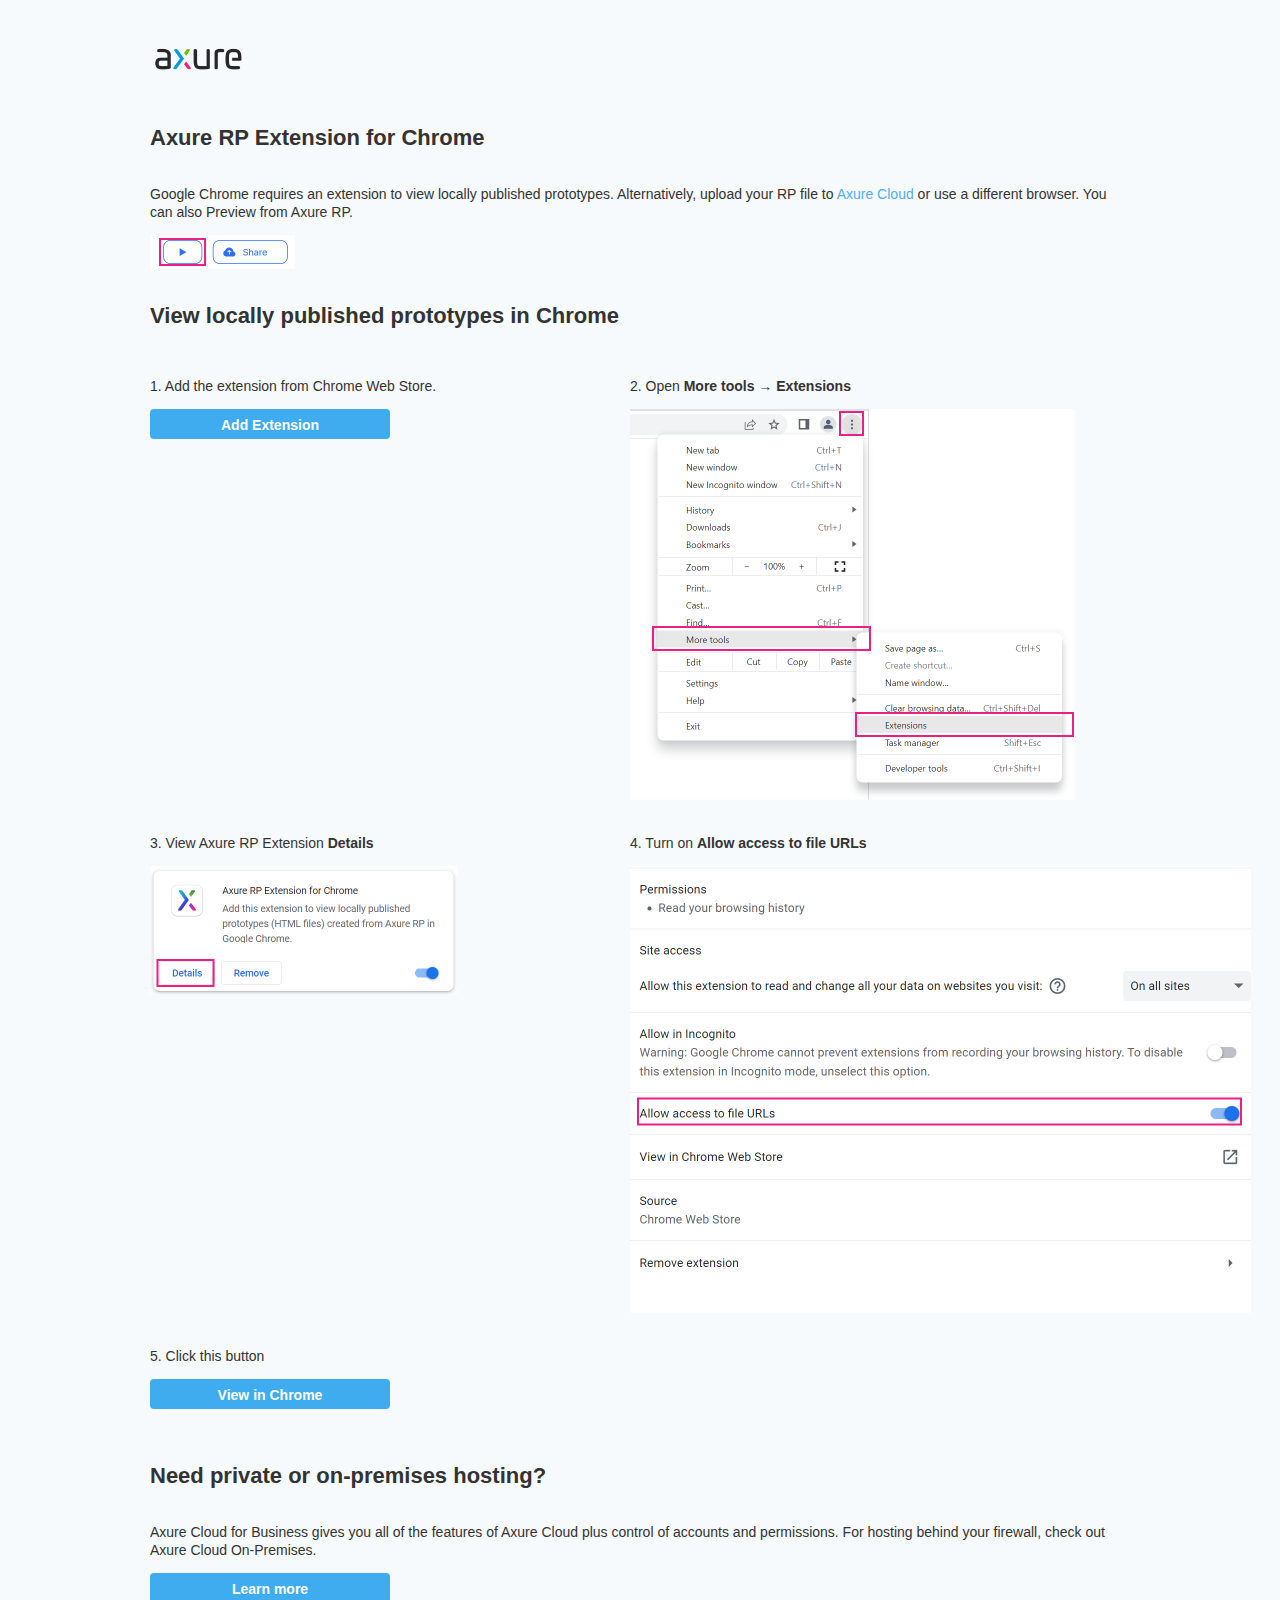
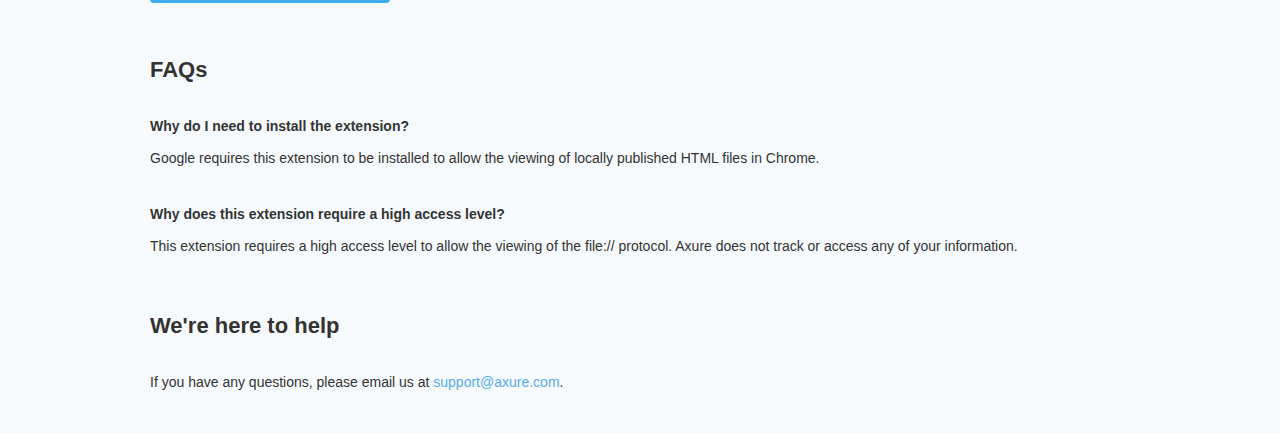
<file: resources/chrome/chrome.html>
﻿<html>
    <head>
        <title>Install the Axure RP Chrome Extension</title>
        <style type="text/css">
            * {
                font-family: "Source Sans Pro", sans-serif;
            }
            body {
                text-align: center;
                background-color: #f7fafc;
                color: #37465e;
            }
            p {
                font-size: 14px;
                line-height: 18px;
                color: #333333;
            }
            div.container {
                width: 980px;
                margin-left: auto;
                margin-right: auto;
                text-align: left;
            }
            a {
                text-decoration: none;
                color: #ffffff;
            }
            .button {
                display: block;
                width: 240px;
                height: 30px;
                padding: 2px 8px 2px 8px;
                border-radius: 4px;
                background-color: #3eacef;
                box-sizing: border-box;
                font-family: "Source Sans Pro SemiBold", "Source Sans Pro", sans-serif;
                font-weight: 600;
                color: #ffffff;
                text-align: center;
                font-size: 14px;
                line-height: 28px;
            }
            a:hover.button {
                background-color: #1482c5;
            }
            div.left {
                width: 400px;
                float: left;
                margin-right: 80px;
            }
            div.right {
                width: 400px;
                float: left;
            }
            div.buttonContainer {
                text-align: center;
            }
            .header {
                font-size: 22px;
                color: #333333;
                line-height: 50px;
                font-weight: bold;
            }
        </style>
    </head>
    <body>
        <div class="container">
            <br />
            <br />
            <img src="axure_logo.png" alt="axure" style="width: 100px" />
            <br />
            <br />
            <p class="header">
                Axure RP Extension for Chrome
            </p>
            <p>
                Google Chrome requires an extension to view locally published prototypes. Alternatively, upload your RP file to <a href="https://www.axure.cloud" style="color: #53ADE9">Axure Cloud</a> or use a different browser. You can also Preview from Axure RP.
</p>
            <img src="preview-rp.png" alt="preview" />
            <p class="header">
                View locally published prototypes in Chrome
            </p>
            <div class="left">
                <p>
                    1. Add the extension from Chrome Web Store.
                </p>
                <div class="buttonContainer">
                    <a class="button" href="https://chrome.google.com/webstore/detail/dogkpdfcklifaemcdfbildhcofnopogp"
                       target="_blank">Add Extension</a>
                </div>
            </div>
            <div class="right">
                <p>
                    2. Open <b>More tools → Extensions</b>
                </p>
                <img src="extensions.png" alt="extensions" />
            </div>
            <div style="clear: both; height: 20px;">&nbsp;</div>
            <div class="left">
                <p>
                    3. View Axure RP Extension <b>Details</b>
                </p>
                <img src="details.png" alt="extension details" />
            </div>
            <div class="right">
                <p>
                    4. Turn on <b>Allow access to file URLs</b>
                </p>
                <img src="allow-access.png" alt="allow access" />
            </div>
            <div style="clear: both; height: 20px;">&nbsp;</div>
            <div class="left">
                <p>
                    5. Click this button
                </p>
                <div class="buttonContainer">
                    <a class="button" href="../../start.html">View in Chrome</a>
                </div>
            </div>
            <div style="clear: both; height: 20px;">
            </div>
            <p class="header">
                Need private or on-premises hosting?
            </p>
            <p>
                Axure Cloud for Business gives you all of the features of Axure Cloud plus control of accounts and permissions. For hosting behind your firewall, check out Axure Cloud On-Premises.
            </p>
            <div class="buttonContainer">
                <a class="button" href="https://www.axure.com/axure-cloud#hosted">Learn more</a>
            </div>
            <div style="clear: both; height: 20px;"></div>
            <p class="header">
                FAQs
            </p>
            <p><b>Why do I need to install the extension?</b></p>
            <p>
                Google requires this extension to be installed to allow the viewing of locally published HTML files in Chrome.
            </p>
            <div style="clear: both; height: 10px;"></div>
            <p>
                <b>Why does this extension require a high access level?</b>
            </p>
            <p>
                This extension requires a high access level to allow the viewing of the file:// protocol. Axure does not track or access any of your information.
            </p>
            <div style="clear: both; height: 10px;"></div>
            <p class="header">
                We're here to help
            </p>
            <p>
                If you have any questions, please email us at <a href="mailto:support@axure.com" style="color: #53ADE9">support@axure.com</a>.
            </p>
            <div style="clear: both; height: 20px;"></div>
        </div>
    </body>
</html>
</file>
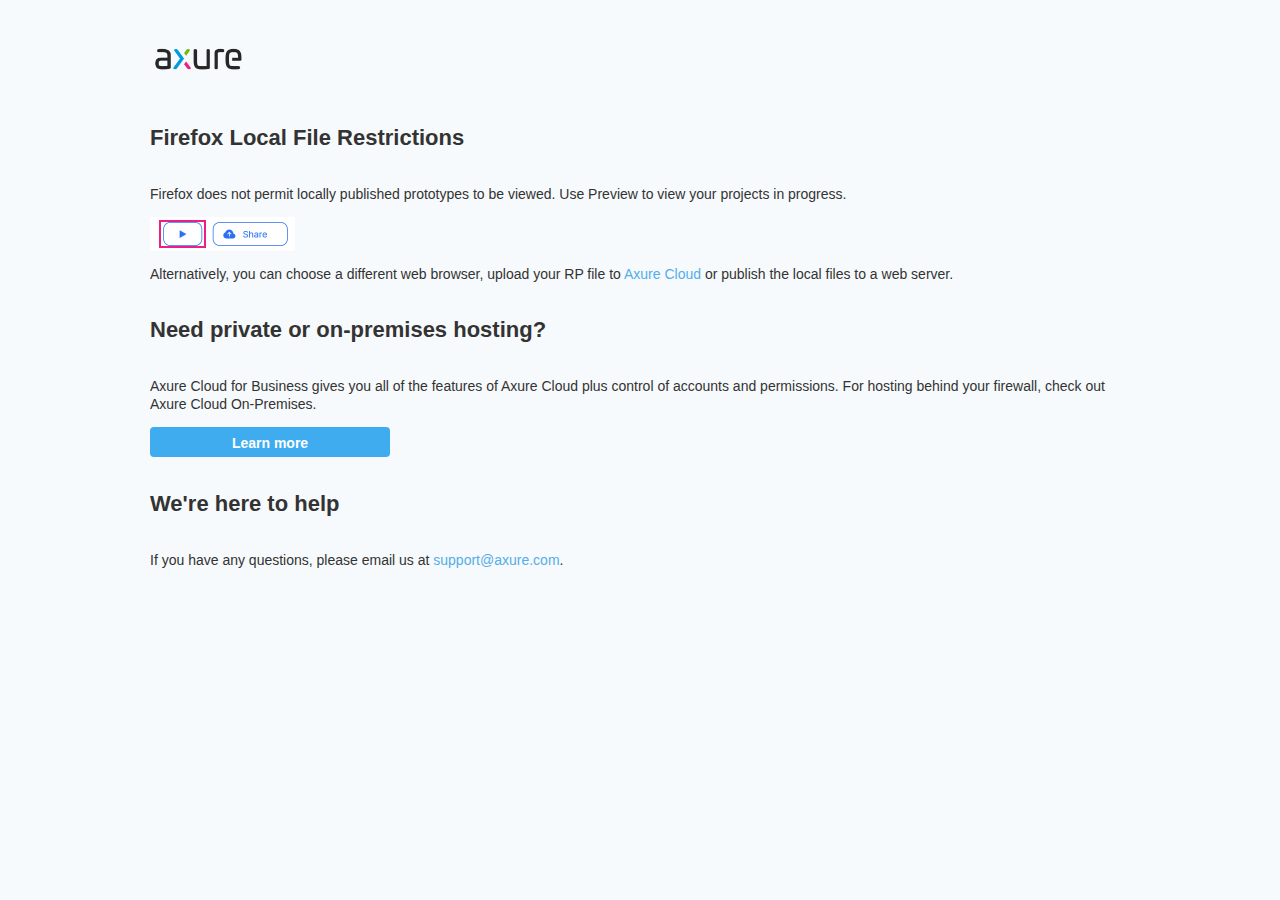
<file: resources/chrome/firefox.html>
<html>
<head>
    <title>Axure RP - Firefox Local File Restrictions</title>
        <style type="text/css">
            * {
                font-family: "Source Sans Pro", sans-serif;
            }

            body {
                text-align: center;
                background-color: #f7fafc;
                color: #37465e;
            }

            p {
                font-size: 14px;
                line-height: 18px;
                color: #333333;
            }

            div.container {
                width: 980px;
                margin-left: auto;
                margin-right: auto;
                text-align: left;
            }

            a {
                text-decoration: none;
                color: #ffffff;
            }

            .button {
                display: block;
                width: 240px;
                height: 30px;
                padding: 2px 8px 2px 8px;
                border-radius: 4px;
                background-color: #3eacef;
                box-sizing: border-box;
                font-family: "Source Sans Pro SemiBold", "Source Sans Pro", sans-serif;
                font-weight: 600;
                color: #ffffff;
                text-align: center;
                font-size: 14px;
                line-height: 28px;
            }

            a:hover.button {
                background-color: #1482c5;
            }

            div.buttonContainer {
                text-align: center;
            }

            .header {
                font-size: 22px;
                color: #333333;
                line-height: 50px;
                font-weight: bold;
            }
        </style>
    </head>
    <body>
        <div class="container">
            <br />
            <br />
            <img src="axure_logo.png" alt="axure" style="width: 100px" />
            <br />
            <br />
            <p class="header">
                Firefox Local File Restrictions
            </p>
            <p>
                Firefox does not permit locally published prototypes to be viewed. Use Preview to view your projects in progress.
            </p>
            <img src="preview-rp.png" alt="preview" />
            <p>
                Alternatively,  you can choose a different web browser, upload your RP file to <a href="https://app.axure.cloud" style="color: #53ADE9">Axure Cloud</a> or publish the local files to a web server.
            </p>
            <p class="header">
                Need private or on-premises hosting?
            </p>
            <p>
                Axure Cloud for Business gives you all of the features of Axure Cloud plus control of accounts and permissions. For hosting behind your firewall, check out Axure Cloud On-Premises.
            </p>
            <div class="buttonContainer">
                <a class="button" href="https://www.axure.com/axure-cloud#hosted">Learn more</a>
            </div>
            <p class="header">
                We're here to help
            </p>
            <p>
                If you have any questions, please email us at <a href="mailto:support@axure.com" style="color: #53ADE9 ">support@axure.com</a>.
            </p>
            <div style="clear: both; height: 20px;"></div>
        </div>
    </body>
</html>
</file>
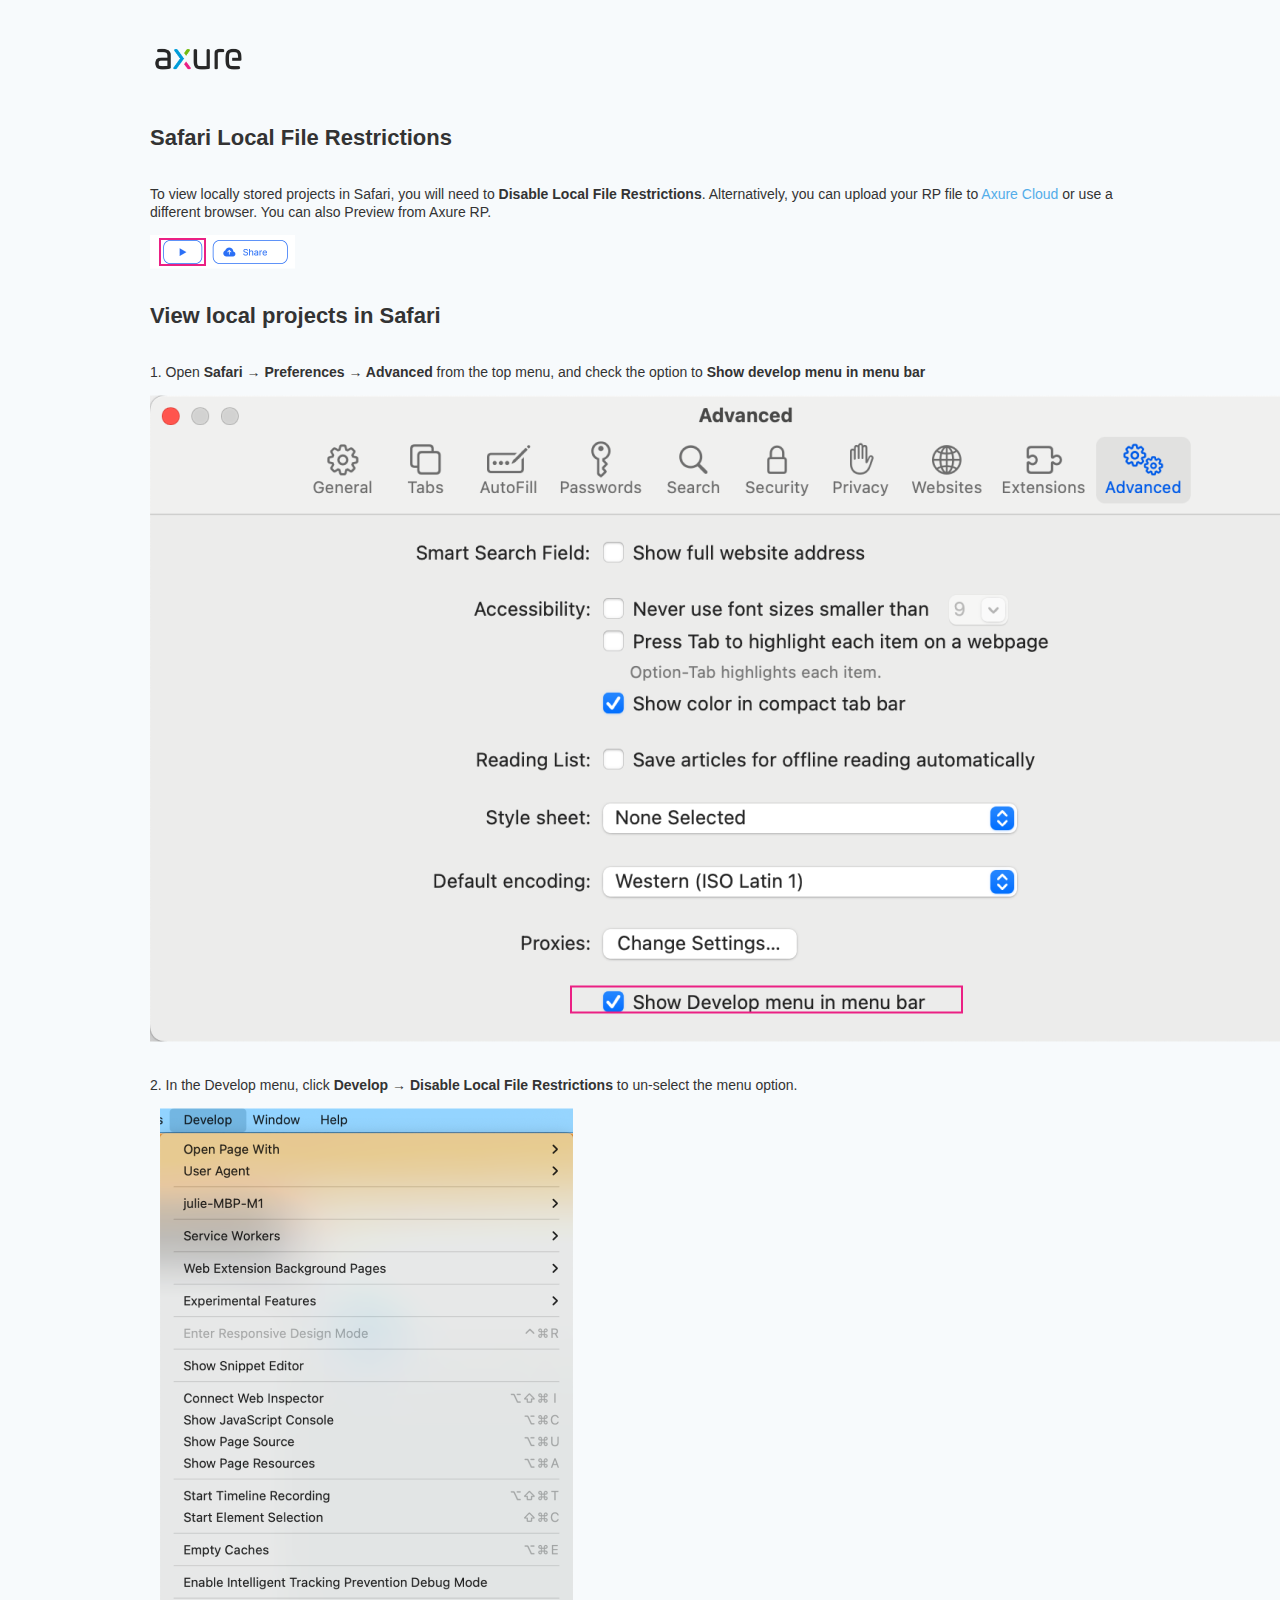
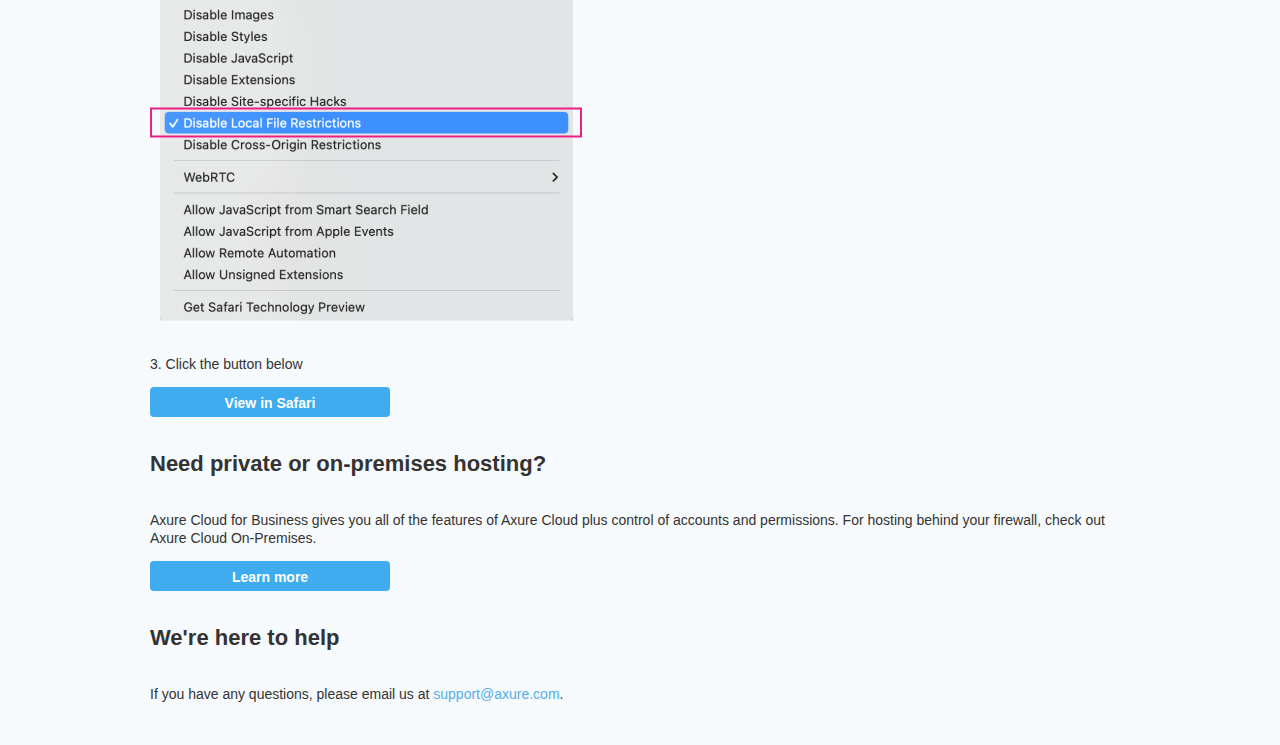
<file: resources/chrome/safari.html>
﻿<html>
    <head>
        <title>Axure RP - Safari Local File Restrictions</title>
        <style type="text/css">
            * {
                font-family: "Source Sans Pro", sans-serif;
            }

            body {
                text-align: center;
                background-color: #f7fafc;
                color: #37465e;
            }

            p {
                font-size: 14px;
                line-height: 18px;
                color: #333333;
            }

            div.container {
                width: 980px;
                margin-left: auto;
                margin-right: auto;
                text-align: left;
            }

            a {
                text-decoration: none;
                color: #ffffff;
            }

            .button {
                display: block;
                width: 240px;
                height: 30px;
                padding: 2px 8px 2px 8px;
                border-radius: 4px;
                background-color: #3eacef;
                box-sizing: border-box;
                font-family: "Source Sans Pro SemiBold", "Source Sans Pro", sans-serif;
                font-weight: 600;
                color: #ffffff;
                text-align: center;
                font-size: 14px;
                line-height: 28px;
            }

            a:hover.button {
                background-color: #1482c5;
            }

            div.buttonContainer {
                text-align: center;
            }

            .header {
                font-size: 22px;
                color: #333333;
                line-height: 50px;
                font-weight: bold;
            }
        </style>
    </head>
    <body>
        <div class="container">
            <br />
            <br />
            <img src="axure_logo.png" alt="axure" style="width: 100px" />
            <br />
            <br />
            <p class="header">
                Safari Local File Restrictions
            </p>
            <p>
                To view locally stored projects in Safari, you will need to <b>Disable Local File Restrictions</b>. Alternatively,
                you can upload your RP file to <a href="https://www.axure.cloud" style="color: #53ADE9">Axure Cloud</a> or use a different browser. You can also Preview from Axure RP.
            </p>
            <img src="preview-rp.png" alt="preview" />
            <p class="header">
                View local projects in Safari
            </p>
            <div>
                <p>
                    1. Open <b>Safari → Preferences → Advanced</b> from the top menu, and check the option to <b>Show develop menu in menu bar</b>
                </p>
                <img src="safari_advanced.png" alt="advanced" />
            </div>
            <div style="clear: both; height: 20px;">&nbsp;</div>
            <div class="">
                <p>
                    2. In the Develop menu, click <b>Develop → Disable Local File Restrictions</b> to un-select the menu option.
                </p>
                <img src="safari_restrictions.png" alt="extensions" />
            </div>
            <div style="clear: both; height: 20px;">&nbsp;</div>
            <p>
                3. Click the button below
            </p>
            <div class="buttonContainer">
                <a class="button" href="../../start.html">View in Safari</a>
            </div>
            <p class="header">
                Need private or on-premises hosting?
            </p>
            <p>
                Axure Cloud for Business gives you all of the features of Axure Cloud plus control of accounts and permissions. For hosting behind your firewall, check out Axure Cloud On-Premises.
            </p>
            <div class="buttonContainer">
                <a class="button" href="https://www.axure.com/axure-cloud#hosted">Learn more</a>
            </div>
            <p class="header">
                We're here to help
            </p>
            <p>
                If you have any questions, please email us at <a href="mailto:support@axure.com" style="color: #53ADE9 ">support@axure.com</a>.
            </p>
            <div style="clear: both; height: 20px;"></div>
        </div>
    </body>
</html>
</file>
<file: resources/css/axure_rp_page.css>
﻿/* so the window resize fires within a frame in IE7 */
html, body {
    height: 100%;
}

#zoomOverlay {
    position: fixed;
    top: 0;
    left: 0;
    width: 100%;
    height: 100%;
}

#dragOverlay {
    position: fixed;
    top: 0;
    left: 0;
    width: 100%;
    height: 100%;
    cursor: grab;
}

#dragOverlay.dragging__start {
    cursor: grabbing;
}

html.hideScroll::-webkit-scrollbar {
    display: none;
}

html.hideScroll {
    -ms-overflow-style: none;
    scrollbar-width: none;
}

.mobileFrameCursor div * {
    cursor: inherit !important;
}

a {
    color: inherit;
}

p {
    margin: 0px;
    text-rendering: optimizeLegibility;
    font-feature-settings: "kern" 1;
    -webkit-font-feature-settings: "kern";
    -moz-font-feature-settings: "kern";
    -moz-font-feature-settings: "kern=1";
    font-kerning: normal;
}

ul {
    margin:0px;
}

iframe {
    background: #FFFFFF;
}

/* to match IE with C, FF */
input {
    padding: 1px 0px 1px 0px;
    box-sizing: border-box;
    -moz-box-sizing: border-box;
}

input[type=text]::-ms-clear {
    width: 0;
    height: 0;
    display: none;
}

textarea {
    margin: 0px;
    box-sizing: border-box;
    -moz-box-sizing: border-box;
}

select option {
    color: initial;
}

.focused:focus, .selectedFocused:focus {
    outline: none;
}

div.intcases {
    font-family: 'Inter';
    font-size: 12px;
    text-align: left;
    border: 1px solid #e2e8f0;
    background: #FFF;
    z-index: 9999;
    visibility: hidden;
    position: absolute;
    padding: 0px;
    border-radius: 4px;
    white-space: pre-wrap;
    overflow-wrap: break-word;
    max-width: 250px;
    box-shadow: 0 4px 6px -1px rgb(0 0 0 / 0.1), 0 2px 4px -2px rgb(0 0 0 / 0.1);
}

div.intcaselink {
    cursor: pointer;
    padding: 3px 8px 3px 8px;
    margin: 5px;
    background: #FFF;
    border: 1px solid #CBD5E1;
    border-radius: 4px;
    color: #1E293B;
}

div.intcaselink:hover {
    background : #e5e7eb66;
}

div.refpageimage {
    position: absolute;
    left: 0px;
    top: 0px;
    font-size: 0px;
    width: 16px;
    height: 16px;
    cursor: pointer;
    background-image: url(images/newwindow.gif);
    background-repeat: no-repeat;
}

div.annnoteimage {
    position: absolute;
    left: 0px;
    top: 0px;
    font-size: 0px;
    /*width: 16px;
    height: 12px;*/
    cursor: help;
    /*background-image: url(images/note.gif);*/
    /*background-repeat: no-repeat;*/
    width: 13px;
    height: 12px;
    padding-top: 1px;
    text-align: center;
    background-color: #138CDD;
    -moz-box-shadow: 1px 1px 3px #aaa;
    -webkit-box-shadow: 1px 1px 3px #aaa;
    box-shadow: 1px 1px 3px #aaa;
}

div.annnoteline {
    display: inline-block;
    width: 9px;
    height: 1px;
    border-bottom: 1px solid white;
    margin-top: 1px;
}

div.annnotelabel {
    /*position: absolute;
    left: 0px;
    top: 0px;*/
    font-family: Helvetica,Arial;
    white-space: nowrap;
    
    padding-top: 1px;
    background-color: #fff849;
    font-size: 10px;
    font-weight: bold;
    line-height: 14px;
    margin-right: 3px;
    padding: 0px 4px;
    color: #000;

    -moz-box-shadow: 1px 1px 3px #aaa;
    -webkit-box-shadow: 1px 1px 3px #aaa;
    box-shadow: 1px 1px 3px #aaa;
}

div.annnote {
    display: flex;
    position: absolute;
    cursor: help;
    line-height: 14px;
}

.annotation {
    font-size: 12px;
    padding-left: 2px;
    margin-bottom: 5px;
}

.annotationName {
    /*font-size: 13px;
    font-weight: bold;
    margin-bottom: 3px;
    white-space: nowrap;*/

    font-family: 'Trebuchet MS';
    font-size: 14px;
    font-weight: bold;
    margin-bottom: 5px;
    white-space: nowrap;
}

.annotationValue {
    font-family: Arial, Helvetica, Sans-Serif;
    font-size: 12px;
    color: #4a4a4a;
    line-height: 21px;
    margin-bottom: 20px;
}

.noteLink {
    text-decoration: inherit;
    color: inherit;
}

.noteLink:hover {
    background-color: white;
}

/* this is a fix for the issue where dialogs jump around and takes the text-align from the body */
.dialogFix {
    position:absolute;
    text-align:left;
    border: 1px solid #8f949a;
}


@keyframes pulsate {
  from {
    box-shadow: 0 0 10px #15d6ba;
  }
  to {
    box-shadow: 0 0 20px #15d6ba;
  }
}

@-webkit-keyframes pulsate {
  from {
    -webkit-box-shadow: 0 0 10px #15d6ba;
    box-shadow: 0 0 10px #15d6ba;
  }
  to {
    -webkit-box-shadow: 0 0 20px #15d6ba;
    box-shadow: 0 0 20px #15d6ba;
  }
}
 
@-moz-keyframes pulsate {
  from {
    -moz-box-shadow: 0 0 10px #15d6ba;
    box-shadow: 0 0 10px #15d6ba;
  }
  to {
    -moz-box-shadow: 0 0 20px #15d6ba;
    box-shadow: 0 0 20px #15d6ba;
  }
}

.legacyPulsateBorder {
    /*border: 5px solid #15d6ba;
    margin: -5px;*/
    -moz-box-shadow: 0 0 10px 3px #75BB43;
    box-shadow: 0 0 10px 3px #75BB43;
}

.pulsateBorder {
  animation-name: pulsate;
  animation-timing-function: ease-in-out;
  animation-duration: 0.9s;
  animation-iteration-count: infinite;
  animation-direction: alternate;
  
  -webkit-animation-name: pulsate;
  -webkit-animation-timing-function: ease-in-out;
  -webkit-animation-duration: 0.9s;
  -webkit-animation-iteration-count: infinite;
  -webkit-animation-direction: alternate;

  -moz-animation-name: pulsate;
  -moz-animation-timing-function: ease-in-out;
  -moz-animation-duration: 0.9s;
  -moz-animation-iteration-count: infinite;
  -moz-animation-direction: alternate;
}

.ax_default_hidden, .ax_default_unplaced{
    display: none;
    visibility: hidden;
}

.widgetNoteSelected {
    -moz-box-shadow: 0 0 10px 3px #1482C5;
    box-shadow: 0 0 10px 3px #1482C5;
    /*-moz-box-shadow: 0 0 20px #3915d6;
    box-shadow: 0 0 20px #3915d6;*/
    /*border: 3px solid #3915d6;*/
    /*margin: -3px;*/
}


.singleImg {
    display: none;
    visibility: hidden;
}

.nopointer {
    pointer-events: none;
}

.nopointer > * {
    pointer-events: auto;
}

.bgImg {
    background-repeat: no-repeat;
    background-size: 100% 100%;
}

.transition * {
    transition: inherit;
}

.notrs, .notrs * {
    transition: none !important;
}

.nocrntl {
    border-top-left-radius : 0px !important;
}

.nocrntr {
    border-top-right-radius : 0px !important;
}

.nocrnbr {
    border-bottom-right-radius : 0px !important;
}

.nocrnbl {
    border-bottom-left-radius : 0px !important;
}

object.img {
    pointer-events: none;
    user-select: none;
}

.selected .btn_check {
    display:inherit;
}

.btn_check {
    display: none;
}

#ios-safari {
    overflow: auto;
    -webkit-overflow-scrolling: touch;
}

#ios-safari-html {
    display: block;
    overflow: auto;
    -webkit-overflow-scrolling: touch;
    position: absolute;
    top: 0;
    left: 0;
    right: 0;
    bottom: 0;
}

#ios-safari-fixed {
    position: absolute;
    pointer-events: none;
    width: initial;
}

#ios-safari-fixed div {
    pointer-events: auto;
}
</file>
<file: data/styles.css>
﻿.ax_default {
  font-family:"ArialMT", "Arial", sans-serif;
  font-weight:400;
  font-style:normal;
  font-size:13px;
  letter-spacing:normal;
  color:#333333;
  vertical-align:none;
  text-align:center;
  line-height:normal;
  text-transform:none;
}
.shape {
}
.heading_1 {
  font-family:"ArialMT", "Arial", sans-serif;
  font-weight:bold;
  font-style:normal;
  font-size:32px;
  text-align:left;
}
.heading_2 {
  font-family:"ArialMT", "Arial", sans-serif;
  font-weight:bold;
  font-style:normal;
  font-size:24px;
  text-align:left;
}
.heading_3 {
  font-family:"ArialMT", "Arial", sans-serif;
  font-weight:bold;
  font-style:normal;
  font-size:18px;
  text-align:left;
}
.heading_4 {
  font-family:"ArialMT", "Arial", sans-serif;
  font-weight:bold;
  font-style:normal;
  font-size:14px;
  text-align:left;
}
.heading_5 {
  font-family:"ArialMT", "Arial", sans-serif;
  font-weight:bold;
  font-style:normal;
  text-align:left;
}
.heading_6 {
  font-family:"ArialMT", "Arial", sans-serif;
  font-weight:bold;
  font-style:normal;
  font-size:10px;
  text-align:left;
}
.paragraph {
  text-align:left;
}
.form_hint {
  color:#999999;
}
.form_disabled {
}
.flow_shape {
}
textarea, select, input, button, div, svg { outline: none; }
</file>
<file: files/index/styles.css>
﻿body {
  margin:0px;
  background-image:none;
  position:relative;
  left:-0px;
  width:1920px;
  margin-left:auto;
  margin-right:auto;
  text-align:left;
}
.form_sketch {
  border-color:transparent;
  background-color:transparent;
}
#base {
  position:absolute;
  z-index:0;
}
#u0 {
  border-width:0px;
  position:absolute;
  left:0px;
  top:0px;
  width:0px;
  height:0px;
}
#u1_div {
  border-width:0px;
  position:absolute;
  left:0px;
  top:0px;
  width:1920px;
  height:4603px;
  background:inherit;
  background-color:rgba(255, 255, 255, 1);
  border-radius:0px;
  filter:drop-shadow(none);
  transition:none;
}
#u1 {
  border-width:0px;
  position:absolute;
  left:0px;
  top:0px;
  width:1920px;
  height:4603px;
  display:flex;
  transition:none;
  transform-origin:50% 50%;
}
#u1 .text {
  position:absolute;
  align-self:center;
  padding:0px 0px 0px 0px;
  box-sizing:border-box;
  width:100%;
}
#u1_text {
  border-width:0px;
  word-wrap:break-word;
  text-transform:none;
  visibility:hidden;
}
#u2_div {
  border-width:0px;
  position:absolute;
  left:0px;
  top:0px;
  width:1920px;
  height:540px;
  background:inherit;
  background-color:rgba(242, 242, 242, 1);
  border-radius:0px;
  filter:drop-shadow(none);
  transition:none;
}
#u2 {
  border-width:0px;
  position:absolute;
  left:0px;
  top:1480px;
  width:1920px;
  height:540px;
  display:flex;
  transition:none;
  transform-origin:50% 50%;
}
#u2 .text {
  position:absolute;
  align-self:center;
  padding:0px 0px 0px 0px;
  box-sizing:border-box;
  width:100%;
}
#u2_text {
  border-width:0px;
  word-wrap:break-word;
  text-transform:none;
  visibility:hidden;
}
#u3_div {
  border-width:0px;
  position:absolute;
  left:0px;
  top:0px;
  width:20px;
  height:20px;
  background:inherit;
  background-color:rgba(239, 108, 172, 1);
  border-radius:10px;
  filter:drop-shadow(none);
  transition:none;
}
#u3 {
  border-width:0px;
  position:absolute;
  left:874px;
  top:893px;
  width:20px;
  height:20px;
  display:flex;
  transition:none;
  transform-origin:50% 50%;
}
#u3 .text {
  position:absolute;
  align-self:center;
  padding:0px 0px 0px 0px;
  box-sizing:border-box;
  width:100%;
}
#u3_text {
  border-width:0px;
  word-wrap:break-word;
  text-transform:none;
  visibility:hidden;
}
#u4_div {
  border-width:0px;
  position:absolute;
  left:0px;
  top:0px;
  width:20px;
  height:20px;
  background:inherit;
  background-color:rgba(255, 255, 255, 0);
  box-sizing:border-box;
  border-width:1px;
  border-style:solid;
  border-color:rgba(166, 166, 166, 1);
  border-radius:10px;
  filter:drop-shadow(none);
  transition:none;
}
#u4 {
  border-width:0px;
  position:absolute;
  left:926px;
  top:893px;
  width:20px;
  height:20px;
  display:flex;
  transition:none;
  transform-origin:50% 50%;
}
#u4 .text {
  position:absolute;
  align-self:center;
  padding:0px 0px 0px 0px;
  box-sizing:border-box;
  width:100%;
}
#u4_text {
  border-width:0px;
  word-wrap:break-word;
  text-transform:none;
  visibility:hidden;
}
#u5_div {
  border-width:0px;
  position:absolute;
  left:0px;
  top:0px;
  width:20px;
  height:20px;
  background:inherit;
  background-color:rgba(255, 255, 255, 0);
  box-sizing:border-box;
  border-width:1px;
  border-style:solid;
  border-color:rgba(166, 166, 166, 1);
  border-radius:10px;
  filter:drop-shadow(none);
  transition:none;
}
#u5 {
  border-width:0px;
  position:absolute;
  left:978px;
  top:893px;
  width:20px;
  height:20px;
  display:flex;
  transition:none;
  transform-origin:50% 50%;
}
#u5 .text {
  position:absolute;
  align-self:center;
  padding:0px 0px 0px 0px;
  box-sizing:border-box;
  width:100%;
}
#u5_text {
  border-width:0px;
  word-wrap:break-word;
  text-transform:none;
  visibility:hidden;
}
#u6_div {
  border-width:0px;
  position:absolute;
  left:0px;
  top:0px;
  width:20px;
  height:20px;
  background:inherit;
  background-color:rgba(255, 255, 255, 0);
  box-sizing:border-box;
  border-width:1px;
  border-style:solid;
  border-color:rgba(166, 166, 166, 1);
  border-radius:10px;
  filter:drop-shadow(none);
  transition:none;
}
#u6 {
  border-width:0px;
  position:absolute;
  left:1030px;
  top:893px;
  width:20px;
  height:20px;
  display:flex;
  transition:none;
  transform-origin:50% 50%;
}
#u6 .text {
  position:absolute;
  align-self:center;
  padding:0px 0px 0px 0px;
  box-sizing:border-box;
  width:100%;
}
#u6_text {
  border-width:0px;
  word-wrap:break-word;
  text-transform:none;
  visibility:hidden;
}
#u7_div {
  border-width:0px;
  position:absolute;
  left:0px;
  top:0px;
  width:20px;
  height:20px;
  background:inherit;
  background-color:rgba(255, 255, 255, 0);
  box-sizing:border-box;
  border-width:1px;
  border-style:solid;
  border-color:rgba(166, 166, 166, 1);
  border-radius:10px;
  filter:drop-shadow(none);
  transition:none;
}
#u7 {
  border-width:0px;
  position:absolute;
  left:1082px;
  top:893px;
  width:20px;
  height:20px;
  display:flex;
  transition:none;
  transform-origin:50% 50%;
}
#u7 .text {
  position:absolute;
  align-self:center;
  padding:0px 0px 0px 0px;
  box-sizing:border-box;
  width:100%;
}
#u7_text {
  border-width:0px;
  word-wrap:break-word;
  text-transform:none;
  visibility:hidden;
}
#u8_div {
  border-width:0px;
  position:absolute;
  left:0px;
  top:0px;
  width:20px;
  height:20px;
  background:inherit;
  background-color:rgba(255, 255, 255, 0);
  box-sizing:border-box;
  border-width:1px;
  border-style:solid;
  border-color:rgba(166, 166, 166, 1);
  border-radius:10px;
  filter:drop-shadow(none);
  transition:none;
}
#u8 {
  border-width:0px;
  position:absolute;
  left:1134px;
  top:893px;
  width:20px;
  height:20px;
  display:flex;
  transition:none;
  transform-origin:50% 50%;
}
#u8 .text {
  position:absolute;
  align-self:center;
  padding:0px 0px 0px 0px;
  box-sizing:border-box;
  width:100%;
}
#u8_text {
  border-width:0px;
  word-wrap:break-word;
  text-transform:none;
  visibility:hidden;
}
#u9_div {
  border-width:0px;
  position:absolute;
  left:0px;
  top:0px;
  width:20px;
  height:20px;
  background:inherit;
  background-color:rgba(255, 255, 255, 0);
  box-sizing:border-box;
  border-width:1px;
  border-style:solid;
  border-color:rgba(166, 166, 166, 1);
  border-radius:10px;
  filter:drop-shadow(none);
  transition:none;
}
#u9 {
  border-width:0px;
  position:absolute;
  left:1186px;
  top:893px;
  width:20px;
  height:20px;
  display:flex;
  transition:none;
  transform-origin:50% 50%;
}
#u9 .text {
  position:absolute;
  align-self:center;
  padding:0px 0px 0px 0px;
  box-sizing:border-box;
  width:100%;
}
#u9_text {
  border-width:0px;
  word-wrap:break-word;
  text-transform:none;
  visibility:hidden;
}
#u10_div {
  border-width:0px;
  position:absolute;
  left:0px;
  top:0px;
  width:1920px;
  height:993px;
  background:inherit;
  background-color:rgba(255, 255, 255, 0);
  background-image:url('../../images/index/u10_div.jpg');
  background-repeat:no-repeat;
  background-size:1920px 1280px;
  background-position: 0.0px -143.5px;
  border-radius:50px;
  filter:drop-shadow(none);
  transition:none;
}
#u10 {
  border-width:0px;
  position:absolute;
  left:0px;
  top:387px;
  width:1920px;
  height:993px;
  display:flex;
  transition:none;
  transform-origin:50% 50%;
}
#u10 .text {
  position:absolute;
  align-self:center;
  padding:0px 0px 0px 0px;
  box-sizing:border-box;
  width:100%;
}
#u10_text {
  border-width:0px;
  word-wrap:break-word;
  text-transform:none;
  visibility:hidden;
}
#u11 {
  border-width:0px;
  position:absolute;
  left:0px;
  top:0px;
  width:0px;
  height:0px;
}
#u12_div {
  border-width:0px;
  position:absolute;
  left:0px;
  top:0px;
  width:270px;
  height:287px;
  background:inherit;
  background-color:rgba(255, 255, 255, 0);
  background-image:url('../../images/index/u12_div.jpg');
  background-repeat:no-repeat;
  background-size:287px 287px;
  background-position: -9.5px -1.0px;
  box-sizing:border-box;
  border-width:1px;
  border-style:solid;
  border-color:rgba(0, 0, 0, 1);
  border-radius:149px;
  filter:drop-shadow(none);
  transition:none;
}
#u12 {
  border-width:0px;
  position:absolute;
  left:95px;
  top:1562px;
  width:270px;
  height:287px;
  display:flex;
  transition:none;
  transform-origin:50% 50%;
}
#u12 .text {
  position:absolute;
  align-self:center;
  padding:0px 0px 0px 0px;
  box-sizing:border-box;
  width:100%;
}
#u12_text {
  border-width:0px;
  word-wrap:break-word;
  text-transform:none;
  visibility:hidden;
}
#u13_div {
  border-width:0px;
  position:absolute;
  left:0px;
  top:0px;
  width:270px;
  height:287px;
  background:inherit;
  background-color:rgba(255, 255, 255, 0);
  background-image:url('../../images/index/u13_div.png');
  background-repeat:no-repeat;
  background-size:287px 287px;
  background-position: -9.5px -1.0px;
  box-sizing:border-box;
  border-width:1px;
  border-style:solid;
  border-color:rgba(0, 0, 0, 1);
  border-radius:190px;
  filter:drop-shadow(none);
  transition:none;
}
#u13 {
  border-width:0px;
  position:absolute;
  left:970px;
  top:1562px;
  width:270px;
  height:287px;
  display:flex;
  transition:none;
  transform-origin:50% 50%;
}
#u13 .text {
  position:absolute;
  align-self:center;
  padding:0px 0px 0px 0px;
  box-sizing:border-box;
  width:100%;
}
#u13_text {
  border-width:0px;
  word-wrap:break-word;
  text-transform:none;
  visibility:hidden;
}
#u14_div {
  border-width:0px;
  position:absolute;
  left:0px;
  top:0px;
  width:270px;
  height:287px;
  background:inherit;
  background-color:rgba(255, 255, 255, 0);
  background-image:url('../../images/index/u14_div.png');
  background-repeat:no-repeat;
  background-size:422px 287px;
  background-position: -77.0px -1.0px;
  box-sizing:border-box;
  border-width:1px;
  border-style:solid;
  border-color:rgba(0, 0, 0, 1);
  border-radius:301px;
  filter:drop-shadow(none);
  transition:none;
}
#u14 {
  border-width:0px;
  position:absolute;
  left:680px;
  top:1562px;
  width:270px;
  height:287px;
  display:flex;
  transition:none;
  transform-origin:50% 50%;
}
#u14 .text {
  position:absolute;
  align-self:center;
  padding:0px 0px 0px 0px;
  box-sizing:border-box;
  width:100%;
}
#u14_text {
  border-width:0px;
  word-wrap:break-word;
  text-transform:none;
  visibility:hidden;
}
#u15_div {
  border-width:0px;
  position:absolute;
  left:0px;
  top:0px;
  width:270px;
  height:287px;
  background:inherit;
  background-color:rgba(255, 255, 255, 0);
  background-image:url('../../images/index/u15_div.jpg');
  background-repeat:no-repeat;
  background-size:270px 390px;
  background-position: -1.0px -52.5px;
  box-sizing:border-box;
  border-width:1px;
  border-style:solid;
  border-color:rgba(0, 0, 0, 1);
  border-radius:149px;
  filter:drop-shadow(none);
  transition:none;
}
#u15 {
  border-width:0px;
  position:absolute;
  left:390px;
  top:1562px;
  width:270px;
  height:287px;
  display:flex;
  transition:none;
  transform-origin:50% 50%;
}
#u15 .text {
  position:absolute;
  align-self:center;
  padding:0px 0px 0px 0px;
  box-sizing:border-box;
  width:100%;
}
#u15_text {
  border-width:0px;
  word-wrap:break-word;
  text-transform:none;
  visibility:hidden;
}
#u16_div {
  border-width:0px;
  position:absolute;
  left:0px;
  top:0px;
  width:270px;
  height:287px;
  background:inherit;
  background-color:rgba(255, 255, 255, 0);
  background-image:url('../../images/index/u16_div.jpg');
  background-repeat:no-repeat;
  background-size:287px 287px;
  background-position: -9.5px -1.0px;
  box-sizing:border-box;
  border-width:1px;
  border-style:solid;
  border-color:rgba(0, 0, 0, 1);
  border-radius:190px;
  filter:drop-shadow(none);
  transition:none;
}
#u16 {
  border-width:0px;
  position:absolute;
  left:1258px;
  top:1562px;
  width:270px;
  height:287px;
  display:flex;
  transition:none;
  transform-origin:50% 50%;
}
#u16 .text {
  position:absolute;
  align-self:center;
  padding:0px 0px 0px 0px;
  box-sizing:border-box;
  width:100%;
}
#u16_text {
  border-width:0px;
  word-wrap:break-word;
  text-transform:none;
  visibility:hidden;
}
#u17_div {
  border-width:0px;
  position:absolute;
  left:0px;
  top:0px;
  width:270px;
  height:287px;
  background:inherit;
  background-color:rgba(255, 255, 255, 0);
  background-image:url('../../images/index/u17_div.png');
  background-repeat:no-repeat;
  background-size:287px 287px;
  background-position: -9.5px -1.0px;
  box-sizing:border-box;
  border-width:1px;
  border-style:solid;
  border-color:rgba(0, 0, 0, 1);
  border-radius:190px;
  filter:drop-shadow(none);
  transition:none;
}
#u17 {
  border-width:0px;
  position:absolute;
  left:1550px;
  top:1562px;
  width:270px;
  height:287px;
  display:flex;
  transition:none;
  transform-origin:50% 50%;
}
#u17 .text {
  position:absolute;
  align-self:center;
  padding:0px 0px 0px 0px;
  box-sizing:border-box;
  width:100%;
}
#u17_text {
  border-width:0px;
  word-wrap:break-word;
  text-transform:none;
  visibility:hidden;
}
#u18_div {
  border-width:0px;
  position:absolute;
  left:0px;
  top:0px;
  width:80px;
  height:31px;
  background:inherit;
  background-color:rgba(255, 255, 255, 0);
  border-radius:0px;
  filter:drop-shadow(none);
  transition:none;
  font-family:"Montserrat-Regular", "Montserrat", sans-serif;
  font-weight:400;
  font-style:normal;
  font-size:26px;
  color:#000000;
  line-height:31px;
  text-transform:uppercase;
}
#u18 {
  border-width:0px;
  position:absolute;
  left:485px;
  top:1879px;
  width:80px;
  height:31px;
  display:flex;
  transition:none;
  transform-origin:50% 50%;
  font-family:"Montserrat-Regular", "Montserrat", sans-serif;
  font-weight:400;
  font-style:normal;
  font-size:26px;
  color:#000000;
  line-height:31px;
  text-transform:uppercase;
}
#u18 .text {
  position:absolute;
  align-self:center;
  padding:0px 0px 0px 0px;
  box-sizing:border-box;
  width:100%;
}
#u18_text {
  border-width:0px;
  word-wrap:break-word;
  text-transform:uppercase;
}
#u19_div {
  border-width:0px;
  position:absolute;
  left:0px;
  top:0px;
  width:203px;
  height:59px;
  background:inherit;
  background-color:rgba(255, 255, 255, 0);
  border-radius:0px;
  filter:drop-shadow(none);
  transition:none;
  font-family:"Montserrat-Regular", "Montserrat", sans-serif;
  font-weight:400;
  font-style:normal;
  font-size:24px;
  color:#000000;
  text-align:left;
  line-height:29px;
  text-transform:uppercase;
}
#u19 {
  border-width:0px;
  position:absolute;
  left:713px;
  top:1879px;
  width:203px;
  height:59px;
  display:flex;
  transition:none;
  transform-origin:50% 50%;
  font-family:"Montserrat-Regular", "Montserrat", sans-serif;
  font-weight:400;
  font-style:normal;
  font-size:24px;
  color:#000000;
  text-align:left;
  line-height:29px;
  text-transform:uppercase;
}
#u19 .text {
  position:absolute;
  align-self:center;
  padding:0px 0px 0px 0px;
  box-sizing:border-box;
  width:100%;
}
#u19_text {
  border-width:0px;
  word-wrap:break-word;
  text-transform:uppercase;
}
#u20_div {
  border-width:0px;
  position:absolute;
  left:0px;
  top:0px;
  width:171px;
  height:31px;
  background:inherit;
  background-color:rgba(255, 255, 255, 0);
  border-radius:0px;
  filter:drop-shadow(none);
  transition:none;
  font-family:"Montserrat-Regular", "Montserrat", sans-serif;
  font-weight:400;
  font-style:normal;
  font-size:26px;
  color:#000000;
  line-height:31px;
  text-transform:uppercase;
}
#u20 {
  border-width:0px;
  position:absolute;
  left:1019px;
  top:1879px;
  width:171px;
  height:31px;
  display:flex;
  transition:none;
  transform-origin:50% 50%;
  font-family:"Montserrat-Regular", "Montserrat", sans-serif;
  font-weight:400;
  font-style:normal;
  font-size:26px;
  color:#000000;
  line-height:31px;
  text-transform:uppercase;
}
#u20 .text {
  position:absolute;
  align-self:center;
  padding:0px 0px 0px 0px;
  box-sizing:border-box;
  width:100%;
}
#u20_text {
  border-width:0px;
  word-wrap:break-word;
  text-transform:uppercase;
}
#u21_div {
  border-width:0px;
  position:absolute;
  left:0px;
  top:0px;
  width:262px;
  height:31px;
  background:inherit;
  background-color:rgba(255, 255, 255, 0);
  border-radius:0px;
  filter:drop-shadow(none);
  transition:none;
  font-family:"Montserrat-Regular", "Montserrat", sans-serif;
  font-weight:400;
  font-style:normal;
  font-size:25px;
  color:#000000;
  line-height:30px;
  text-transform:uppercase;
}
#u21 {
  border-width:0px;
  position:absolute;
  left:1262px;
  top:1879px;
  width:262px;
  height:31px;
  display:flex;
  transition:none;
  transform-origin:50% 50%;
  font-family:"Montserrat-Regular", "Montserrat", sans-serif;
  font-weight:400;
  font-style:normal;
  font-size:25px;
  color:#000000;
  line-height:30px;
  text-transform:uppercase;
}
#u21 .text {
  position:absolute;
  align-self:center;
  padding:0px 0px 0px 0px;
  box-sizing:border-box;
  width:100%;
}
#u21_text {
  border-width:0px;
  word-wrap:break-word;
  text-transform:uppercase;
}
#u22_div {
  border-width:0px;
  position:absolute;
  left:0px;
  top:0px;
  width:218px;
  height:61px;
  background:inherit;
  background-color:rgba(255, 255, 255, 0);
  border-radius:0px;
  filter:drop-shadow(none);
  transition:none;
  font-family:"Montserrat-Regular", "Montserrat", sans-serif;
  font-weight:400;
  font-style:normal;
  font-size:25px;
  color:#000000;
  line-height:30px;
  text-transform:uppercase;
}
#u22 {
  border-width:0px;
  position:absolute;
  left:1576px;
  top:1885px;
  width:218px;
  height:61px;
  display:flex;
  transition:none;
  transform-origin:50% 50%;
  font-family:"Montserrat-Regular", "Montserrat", sans-serif;
  font-weight:400;
  font-style:normal;
  font-size:25px;
  color:#000000;
  line-height:30px;
  text-transform:uppercase;
}
#u22 .text {
  position:absolute;
  align-self:center;
  padding:0px 0px 0px 0px;
  box-sizing:border-box;
  width:100%;
}
#u22_text {
  border-width:0px;
  word-wrap:break-word;
  text-transform:uppercase;
}
#u23_div {
  border-width:0px;
  position:absolute;
  left:0px;
  top:0px;
  width:126px;
  height:31px;
  background:inherit;
  background-color:rgba(255, 255, 255, 0);
  border-radius:0px;
  filter:drop-shadow(none);
  transition:none;
  font-family:"Montserrat-Regular", "Montserrat", sans-serif;
  font-weight:400;
  font-style:normal;
  font-size:26px;
  color:#000000;
  line-height:31px;
  text-transform:uppercase;
}
#u23 {
  border-width:0px;
  position:absolute;
  left:167px;
  top:1879px;
  width:126px;
  height:31px;
  display:flex;
  transition:none;
  transform-origin:50% 50%;
  font-family:"Montserrat-Regular", "Montserrat", sans-serif;
  font-weight:400;
  font-style:normal;
  font-size:26px;
  color:#000000;
  line-height:31px;
  text-transform:uppercase;
}
#u23 .text {
  position:absolute;
  align-self:center;
  padding:0px 0px 0px 0px;
  box-sizing:border-box;
  width:100%;
}
#u23_text {
  border-width:0px;
  word-wrap:break-word;
  text-transform:uppercase;
}
#u24 {
  border-width:0px;
  position:absolute;
  left:518px;
  top:201px;
  width:906px;
  height:22px;
}
#u24_state0 {
  border-width:0px;
  position:absolute;
  left:0px;
  top:0px;
  width:906px;
  height:22px;
  -ms-overflow-x:hidden;
  overflow-x:hidden;
  -ms-overflow-y:hidden;
  overflow-y:hidden;
  background-image:none;
  border-radius:0px;
  -moz-box-shadow:none;
  -webkit-box-shadow:none;
  box-shadow:none;
}
#u24_state0_content {
  border-width:0px;
  position:absolute;
  left:0px;
  top:0px;
  width:1px;
  height:1px;
}
#u25_div {
  border-width:0px;
  position:absolute;
  left:0px;
  top:0px;
  width:121px;
  height:22px;
  background:inherit;
  background-color:rgba(255, 255, 255, 0);
  border-radius:0px;
  filter:drop-shadow(none);
  transition:none;
  font-family:"Montserrat-ExtraLight", "Montserrat ExtraLight", "Montserrat", sans-serif;
  font-weight:300;
  font-style:normal;
  font-size:30px;
  color:#000000;
  text-align:left;
  line-height:22px;
}
#u25 {
  border-width:0px;
  position:absolute;
  left:0px;
  top:0px;
  width:121px;
  height:22px;
  display:flex;
  transition:none;
  transform-origin:50% 50%;
  font-family:"Montserrat-ExtraLight", "Montserrat ExtraLight", "Montserrat", sans-serif;
  font-weight:300;
  font-style:normal;
  font-size:30px;
  color:#000000;
  text-align:left;
  line-height:22px;
}
#u25 .text {
  position:absolute;
  align-self:center;
  padding:0px 0px 0px 0px;
  box-sizing:border-box;
  width:100%;
}
#u25_text {
  border-width:0px;
  word-wrap:break-word;
  text-shadow:0px 4px 4px rgba(0, 0, 0, 0.25098039215686274);
  -webkit-text-shadow:0px 4px 4px rgba(0, 0, 0, 0.25098039215686274);
  -moz-text-shadow:0px 4px 4px rgba(0, 0, 0, 0.25098039215686274);
  text-transform:none;
}
#u26_div {
  border-width:0px;
  position:absolute;
  left:0px;
  top:0px;
  width:101px;
  height:22px;
  background:inherit;
  background-color:rgba(255, 255, 255, 0);
  border-radius:0px;
  filter:drop-shadow(none);
  transition:none;
  font-family:"Montserrat-ExtraLight", "Montserrat ExtraLight", "Montserrat", sans-serif;
  font-weight:300;
  font-style:normal;
  font-size:30px;
  color:#000000;
  text-align:left;
  line-height:22px;
}
#u26 {
  border-width:0px;
  position:absolute;
  left:151px;
  top:0px;
  width:101px;
  height:22px;
  display:flex;
  transition:none;
  transform-origin:50% 50%;
  font-family:"Montserrat-ExtraLight", "Montserrat ExtraLight", "Montserrat", sans-serif;
  font-weight:300;
  font-style:normal;
  font-size:30px;
  color:#000000;
  text-align:left;
  line-height:22px;
}
#u26 .text {
  position:absolute;
  align-self:center;
  padding:0px 0px 0px 0px;
  box-sizing:border-box;
  width:100%;
}
#u26_text {
  border-width:0px;
  word-wrap:break-word;
  text-transform:none;
}
#u27_div {
  border-width:0px;
  position:absolute;
  left:0px;
  top:0px;
  width:123px;
  height:22px;
  background:inherit;
  background-color:rgba(255, 255, 255, 0);
  border-radius:0px;
  filter:drop-shadow(none);
  transition:none;
  font-family:"Montserrat-ExtraLight", "Montserrat ExtraLight", "Montserrat", sans-serif;
  font-weight:300;
  font-style:normal;
  font-size:30px;
  color:#000000;
  text-align:left;
  line-height:22px;
}
#u27 {
  border-width:0px;
  position:absolute;
  left:282px;
  top:0px;
  width:123px;
  height:22px;
  display:flex;
  transition:none;
  transform-origin:50% 50%;
  font-family:"Montserrat-ExtraLight", "Montserrat ExtraLight", "Montserrat", sans-serif;
  font-weight:300;
  font-style:normal;
  font-size:30px;
  color:#000000;
  text-align:left;
  line-height:22px;
}
#u27 .text {
  position:absolute;
  align-self:center;
  padding:0px 0px 0px 0px;
  box-sizing:border-box;
  width:100%;
}
#u27_text {
  border-width:0px;
  word-wrap:break-word;
  text-transform:none;
}
#u28_div {
  border-width:0px;
  position:absolute;
  left:0px;
  top:0px;
  width:157px;
  height:22px;
  background:inherit;
  background-color:rgba(255, 255, 255, 0);
  border-radius:0px;
  filter:drop-shadow(none);
  transition:none;
  font-family:"Montserrat-ExtraLight", "Montserrat ExtraLight", "Montserrat", sans-serif;
  font-weight:300;
  font-style:normal;
  font-size:30px;
  color:#000000;
  text-align:left;
  line-height:22px;
}
#u28 {
  border-width:0px;
  position:absolute;
  left:435px;
  top:0px;
  width:157px;
  height:22px;
  display:flex;
  transition:none;
  transform-origin:50% 50%;
  font-family:"Montserrat-ExtraLight", "Montserrat ExtraLight", "Montserrat", sans-serif;
  font-weight:300;
  font-style:normal;
  font-size:30px;
  color:#000000;
  text-align:left;
  line-height:22px;
}
#u28 .text {
  position:absolute;
  align-self:center;
  padding:0px 0px 0px 0px;
  box-sizing:border-box;
  width:100%;
}
#u28_text {
  border-width:0px;
  word-wrap:break-word;
  text-transform:none;
}
#u29_div {
  border-width:0px;
  position:absolute;
  left:0px;
  top:0px;
  width:284px;
  height:22px;
  background:inherit;
  background-color:rgba(255, 255, 255, 0);
  border-radius:0px;
  filter:drop-shadow(none);
  transition:none;
  font-family:"Montserrat-ExtraLight", "Montserrat ExtraLight", "Montserrat", sans-serif;
  font-weight:300;
  font-style:normal;
  font-size:30px;
  color:#000000;
  text-align:left;
  line-height:22px;
}
#u29 {
  border-width:0px;
  position:absolute;
  left:622px;
  top:0px;
  width:284px;
  height:22px;
  display:flex;
  transition:none;
  transform-origin:50% 50%;
  font-family:"Montserrat-ExtraLight", "Montserrat ExtraLight", "Montserrat", sans-serif;
  font-weight:300;
  font-style:normal;
  font-size:30px;
  color:#000000;
  text-align:left;
  line-height:22px;
}
#u29 .text {
  position:absolute;
  align-self:center;
  padding:0px 0px 0px 0px;
  box-sizing:border-box;
  width:100%;
}
#u29_text {
  border-width:0px;
  word-wrap:break-word;
  text-transform:none;
}
#u30 {
  border-width:0px;
  position:absolute;
  left:100px;
  top:39px;
  width:1720px;
  height:58px;
}
#u30_state0 {
  border-width:0px;
  position:absolute;
  left:0px;
  top:0px;
  width:1720px;
  height:58px;
  -ms-overflow-x:hidden;
  overflow-x:hidden;
  -ms-overflow-y:hidden;
  overflow-y:hidden;
  background-color:rgba(222, 222, 222, 1);
  background-image:none;
  border-radius:53.724708557128906px;
  -moz-box-shadow:none;
  -webkit-box-shadow:none;
  box-shadow:none;
}
#u30_state0_content {
  border-width:0px;
  position:absolute;
  left:0px;
  top:0px;
  width:1px;
  height:1px;
}
#u31 {
  border-width:0px;
  position:absolute;
  left:1675px;
  top:13px;
  width:32px;
  height:32px;
  display:flex;
  -webkit-transform:rotate(180deg);
  -moz-transform:rotate(180deg);
  -ms-transform:rotate(180deg);
  transform:rotate(180deg);
  transition:none;
}
#u31 .text {
  position:absolute;
  align-self:center;
  padding:0px 0px 0px 0px;
  box-sizing:border-box;
  width:100%;
}
#u31_img {
  border-width:0px;
  position:absolute;
  left:0px;
  top:0px;
  width:32px;
  height:32px;
}
#u31_text {
  border-width:0px;
  word-wrap:break-word;
  text-transform:none;
  visibility:hidden;
}
#u32 {
  border-width:0px;
  position:absolute;
  left:1513px;
  top:181px;
  width:62px;
  height:62px;
  display:flex;
  -webkit-transform:rotate(180deg);
  -moz-transform:rotate(180deg);
  -ms-transform:rotate(180deg);
  transform:rotate(180deg);
  transition:none;
}
#u32 .text {
  position:absolute;
  align-self:center;
  padding:0px 0px 0px 0px;
  box-sizing:border-box;
  width:100%;
}
#u32_img {
  border-width:0px;
  position:absolute;
  left:0px;
  top:0px;
  width:62px;
  height:62px;
}
#u32_text {
  border-width:0px;
  word-wrap:break-word;
  text-transform:none;
  visibility:hidden;
}
#u33 {
  border-width:0px;
  position:absolute;
  left:1645px;
  top:181px;
  width:49px;
  height:62px;
  display:flex;
  -webkit-transform:rotate(180deg);
  -moz-transform:rotate(180deg);
  -ms-transform:rotate(180deg);
  transform:rotate(180deg);
  transition:none;
}
#u33 .text {
  position:absolute;
  align-self:center;
  padding:0px 0px 0px 0px;
  box-sizing:border-box;
  width:100%;
}
#u33_img {
  border-width:0px;
  position:absolute;
  left:0px;
  top:0px;
  width:49px;
  height:62px;
}
#u33_text {
  border-width:0px;
  word-wrap:break-word;
  text-transform:none;
  visibility:hidden;
}
#u34 {
  border-width:0px;
  position:absolute;
  left:1764px;
  top:183px;
  width:56px;
  height:57px;
  display:flex;
  -webkit-transform:rotate(180deg);
  -moz-transform:rotate(180deg);
  -ms-transform:rotate(180deg);
  transform:rotate(180deg);
  transition:none;
}
#u34 .text {
  position:absolute;
  align-self:center;
  padding:0px 0px 0px 0px;
  box-sizing:border-box;
  width:100%;
}
#u34_img {
  border-width:0px;
  position:absolute;
  left:0px;
  top:0px;
  width:56px;
  height:57px;
}
#u34_text {
  border-width:0px;
  word-wrap:break-word;
  text-transform:none;
  visibility:hidden;
}
#u35_div {
  border-width:0px;
  position:absolute;
  left:0px;
  top:0px;
  width:330px;
  height:150px;
  background:inherit;
  background-color:rgba(255, 255, 255, 0);
  border-radius:0px;
  filter:drop-shadow(none);
  transition:none;
  font-family:"SegoeUIBlack", "Segoe UI Black", "Segoe UI", sans-serif;
  font-weight:900;
  font-style:normal;
  font-size:58px;
  color:#000000;
  line-height:75px;
}
#u35 {
  border-width:0px;
  position:absolute;
  left:99px;
  top:136px;
  width:330px;
  height:150px;
  display:flex;
  transition:none;
  transform-origin:50% 50%;
  font-family:"SegoeUIBlack", "Segoe UI Black", "Segoe UI", sans-serif;
  font-weight:900;
  font-style:normal;
  font-size:58px;
  color:#000000;
  line-height:75px;
}
#u35 .text {
  position:absolute;
  align-self:center;
  padding:0px 0px 0px 0px;
  box-sizing:border-box;
  width:100%;
}
#u35_text {
  border-width:0px;
  white-space:nowrap;
  text-transform:none;
}
#u36_div {
  border-width:0px;
  position:absolute;
  left:0px;
  top:0px;
  width:325px;
  height:150px;
  background:inherit;
  background-color:rgba(255, 255, 255, 0);
  border-radius:0px;
  filter:drop-shadow(none);
  transition:none;
  font-family:"SegoeUIBlack", "Segoe UI Black", "Segoe UI", sans-serif;
  font-weight:900;
  font-style:normal;
  font-size:57px;
  color:#000000;
  line-height:75px;
}
#u36 {
  border-width:0px;
  position:absolute;
  left:797px;
  top:4284px;
  width:325px;
  height:150px;
  display:flex;
  transition:none;
  transform-origin:50% 50%;
  font-family:"SegoeUIBlack", "Segoe UI Black", "Segoe UI", sans-serif;
  font-weight:900;
  font-style:normal;
  font-size:57px;
  color:#000000;
  line-height:75px;
}
#u36 .text {
  position:absolute;
  align-self:center;
  padding:0px 0px 0px 0px;
  box-sizing:border-box;
  width:100%;
}
#u36_text {
  border-width:0px;
  white-space:nowrap;
  text-transform:none;
}
#u37_div {
  border-width:0px;
  position:absolute;
  left:0px;
  top:0px;
  width:774px;
  height:76px;
  background:inherit;
  background-color:rgba(255, 255, 255, 0);
  border-radius:0px;
  filter:drop-shadow(none);
  transition:none;
  font-family:"Montserrat-ExtraBold", "Montserrat ExtraBold", "Montserrat", sans-serif;
  font-weight:900;
  font-style:normal;
  font-size:45px;
  color:#000000;
  line-height:75px;
  text-transform:uppercase;
}
#u37 {
  border-width:0px;
  position:absolute;
  left:1042px;
  top:2110px;
  width:774px;
  height:76px;
  display:flex;
  transition:none;
  transform-origin:50% 50%;
  font-family:"Montserrat-ExtraBold", "Montserrat ExtraBold", "Montserrat", sans-serif;
  font-weight:900;
  font-style:normal;
  font-size:45px;
  color:#000000;
  line-height:75px;
  text-transform:uppercase;
}
#u37 .text {
  position:absolute;
  align-self:center;
  padding:0px 0px 0px 0px;
  box-sizing:border-box;
  width:100%;
}
#u37_text {
  border-width:0px;
  word-wrap:break-word;
  text-transform:uppercase;
}
#u38_div {
  border-width:0px;
  position:absolute;
  left:0px;
  top:0px;
  width:115px;
  height:36px;
  background:inherit;
  background-color:rgba(255, 255, 255, 0);
  border-radius:0px;
  filter:drop-shadow(none);
  transition:none;
  font-family:"Inter-Regular", "Inter", sans-serif;
  font-weight:400;
  font-style:normal;
  font-size:20px;
  color:#0A142F;
  text-align:left;
  line-height:26px;
}
#u38 {
  border-width:0px;
  position:absolute;
  left:394px;
  top:4032px;
  width:115px;
  height:36px;
  display:flex;
  transition:none;
  transform-origin:50% 50%;
  font-family:"Inter-Regular", "Inter", sans-serif;
  font-weight:400;
  font-style:normal;
  font-size:20px;
  color:#0A142F;
  text-align:left;
  line-height:26px;
}
#u38 .text {
  position:absolute;
  align-self:center;
  padding:0px 0px 0px 0px;
  box-sizing:border-box;
  width:100%;
}
#u38_text {
  border-width:0px;
  word-wrap:break-word;
  text-transform:none;
}
#u39_div {
  border-width:0px;
  position:absolute;
  left:0px;
  top:0px;
  width:145px;
  height:110px;
  background:inherit;
  background-color:rgba(255, 255, 255, 0);
  border-radius:0px;
  filter:drop-shadow(none);
  transition:none;
  font-family:"Inter-Regular", "Inter", sans-serif;
  font-weight:400;
  font-style:normal;
  font-size:16px;
  color:#0A142F;
  text-align:left;
  line-height:20px;
}
#u39 {
  border-width:0px;
  position:absolute;
  left:394px;
  top:4087px;
  width:145px;
  height:110px;
  display:flex;
  opacity:0.75;
  transition:none;
  transform-origin:50% 50%;
  font-family:"Inter-Regular", "Inter", sans-serif;
  font-weight:400;
  font-style:normal;
  font-size:16px;
  color:#0A142F;
  text-align:left;
  line-height:20px;
}
#u39 .text {
  position:absolute;
  align-self:flex-start;
  padding:0px 0px 0px 0px;
  box-sizing:border-box;
  width:100%;
}
#u39_text {
  border-width:0px;
  word-wrap:break-word;
  text-transform:none;
}
#u40_div {
  border-width:0px;
  position:absolute;
  left:0px;
  top:0px;
  width:133px;
  height:27px;
  background:inherit;
  background-color:rgba(255, 255, 255, 0);
  border-radius:0px;
  filter:drop-shadow(none);
  transition:none;
  font-family:"Inter-Regular", "Inter", sans-serif;
  font-weight:400;
  font-style:normal;
  font-size:20px;
  color:#0A142F;
  text-align:left;
  line-height:26px;
}
#u40 {
  border-width:0px;
  position:absolute;
  left:749px;
  top:4036px;
  width:133px;
  height:27px;
  display:flex;
  transition:none;
  transform-origin:50% 50%;
  font-family:"Inter-Regular", "Inter", sans-serif;
  font-weight:400;
  font-style:normal;
  font-size:20px;
  color:#0A142F;
  text-align:left;
  line-height:26px;
}
#u40 .text {
  position:absolute;
  align-self:center;
  padding:0px 0px 0px 0px;
  box-sizing:border-box;
  width:100%;
}
#u40_text {
  border-width:0px;
  word-wrap:break-word;
  text-transform:none;
}
#u41_div {
  border-width:0px;
  position:absolute;
  left:0px;
  top:0px;
  width:208px;
  height:110px;
  background:inherit;
  background-color:rgba(255, 255, 255, 0);
  border-radius:0px;
  filter:drop-shadow(none);
  transition:none;
  font-family:"Inter-Regular", "Inter", sans-serif;
  font-weight:400;
  font-style:normal;
  font-size:16px;
  color:#0A142F;
  text-align:left;
  line-height:20px;
}
#u41 {
  border-width:0px;
  position:absolute;
  left:749px;
  top:4087px;
  width:208px;
  height:110px;
  display:flex;
  opacity:0.75;
  transition:none;
  transform-origin:50% 50%;
  font-family:"Inter-Regular", "Inter", sans-serif;
  font-weight:400;
  font-style:normal;
  font-size:16px;
  color:#0A142F;
  text-align:left;
  line-height:20px;
}
#u41 .text {
  position:absolute;
  align-self:flex-start;
  padding:0px 0px 0px 0px;
  box-sizing:border-box;
  width:100%;
}
#u41_text {
  border-width:0px;
  word-wrap:break-word;
  text-transform:none;
}
#u42_div {
  border-width:0px;
  position:absolute;
  left:0px;
  top:0px;
  width:129px;
  height:27px;
  background:inherit;
  background-color:rgba(255, 255, 255, 0);
  border-radius:0px;
  filter:drop-shadow(none);
  transition:none;
  font-family:"Inter-Regular", "Inter", sans-serif;
  font-weight:400;
  font-style:normal;
  font-size:20px;
  color:#0A142F;
  text-align:left;
  line-height:26px;
}
#u42 {
  border-width:0px;
  position:absolute;
  left:1071px;
  top:4036px;
  width:129px;
  height:27px;
  display:flex;
  transition:none;
  transform-origin:50% 50%;
  font-family:"Inter-Regular", "Inter", sans-serif;
  font-weight:400;
  font-style:normal;
  font-size:20px;
  color:#0A142F;
  text-align:left;
  line-height:26px;
}
#u42 .text {
  position:absolute;
  align-self:center;
  padding:0px 0px 0px 0px;
  box-sizing:border-box;
  width:100%;
}
#u42_text {
  border-width:0px;
  word-wrap:break-word;
  text-transform:none;
}
#u43_div {
  border-width:0px;
  position:absolute;
  left:0px;
  top:0px;
  width:179px;
  height:110px;
  background:inherit;
  background-color:rgba(255, 255, 255, 0);
  border-radius:0px;
  filter:drop-shadow(none);
  transition:none;
  font-family:"Inter-Regular", "Inter", sans-serif;
  font-weight:400;
  font-style:normal;
  font-size:16px;
  color:#0A142F;
  text-align:left;
  line-height:20px;
}
#u43 {
  border-width:0px;
  position:absolute;
  left:1071px;
  top:4087px;
  width:179px;
  height:110px;
  display:flex;
  opacity:0.75;
  transition:none;
  transform-origin:50% 50%;
  font-family:"Inter-Regular", "Inter", sans-serif;
  font-weight:400;
  font-style:normal;
  font-size:16px;
  color:#0A142F;
  text-align:left;
  line-height:20px;
}
#u43 .text {
  position:absolute;
  align-self:flex-start;
  padding:0px 0px 0px 0px;
  box-sizing:border-box;
  width:100%;
}
#u43_text {
  border-width:0px;
  word-wrap:break-word;
  text-transform:none;
}
#u44_div {
  border-width:0px;
  position:absolute;
  left:0px;
  top:0px;
  width:79px;
  height:27px;
  background:inherit;
  background-color:rgba(255, 255, 255, 0);
  border-radius:0px;
  filter:drop-shadow(none);
  transition:none;
  font-family:"Inter-Regular", "Inter", sans-serif;
  font-weight:400;
  font-style:normal;
  font-size:20px;
  color:#0A142F;
  text-align:left;
  line-height:26px;
}
#u44 {
  border-width:0px;
  position:absolute;
  left:1405px;
  top:4036px;
  width:79px;
  height:27px;
  display:flex;
  transition:none;
  transform-origin:50% 50%;
  font-family:"Inter-Regular", "Inter", sans-serif;
  font-weight:400;
  font-style:normal;
  font-size:20px;
  color:#0A142F;
  text-align:left;
  line-height:26px;
}
#u44 .text {
  position:absolute;
  align-self:center;
  padding:0px 0px 0px 0px;
  box-sizing:border-box;
  width:100%;
}
#u44_text {
  border-width:0px;
  word-wrap:break-word;
  text-transform:none;
}
#u45_div {
  border-width:0px;
  position:absolute;
  left:0px;
  top:0px;
  width:113px;
  height:170px;
  background:inherit;
  background-color:rgba(255, 255, 255, 0);
  border-radius:0px;
  filter:drop-shadow(none);
  transition:none;
  font-family:"Inter-Regular", "Inter", sans-serif;
  font-weight:400;
  font-style:normal;
  font-size:16px;
  color:#0A142F;
  text-align:left;
  line-height:20px;
}
#u45 {
  border-width:0px;
  position:absolute;
  left:1405px;
  top:4087px;
  width:113px;
  height:170px;
  display:flex;
  opacity:0.75;
  transition:none;
  transform-origin:50% 50%;
  font-family:"Inter-Regular", "Inter", sans-serif;
  font-weight:400;
  font-style:normal;
  font-size:16px;
  color:#0A142F;
  text-align:left;
  line-height:20px;
}
#u45 .text {
  position:absolute;
  align-self:flex-start;
  padding:0px 0px 0px 0px;
  box-sizing:border-box;
  width:100%;
}
#u45_text {
  border-width:0px;
  word-wrap:break-word;
  text-transform:none;
}
#u46_div {
  border-width:0px;
  position:absolute;
  left:0px;
  top:0px;
  width:385px;
  height:35px;
  background:inherit;
  background-color:rgba(255, 255, 255, 0);
  border-radius:0px;
  filter:drop-shadow(none);
  transition:none;
  font-family:"Inter-Regular", "Inter", sans-serif;
  font-weight:400;
  font-style:normal;
  font-size:16px;
  color:#0A142F;
  line-height:26px;
}
#u46 {
  border-width:0px;
  position:absolute;
  left:767px;
  top:4468px;
  width:385px;
  height:35px;
  display:flex;
  transition:none;
  transform-origin:50% 50%;
  font-family:"Inter-Regular", "Inter", sans-serif;
  font-weight:400;
  font-style:normal;
  font-size:16px;
  color:#0A142F;
  line-height:26px;
}
#u46 .text {
  position:absolute;
  align-self:flex-start;
  padding:0px 0px 0px 0px;
  box-sizing:border-box;
  width:100%;
}
#u46_text {
  border-width:0px;
  word-wrap:break-word;
  text-transform:none;
}
#u47 {
  border-width:0px;
  position:absolute;
  left:847px;
  top:4538px;
  width:224px;
  height:27px;
}
#u47_state0 {
  border-width:0px;
  position:absolute;
  left:0px;
  top:0px;
  width:224px;
  height:27px;
  -ms-overflow-x:hidden;
  overflow-x:hidden;
  -ms-overflow-y:hidden;
  overflow-y:hidden;
  background-image:none;
  border-radius:0px;
  -moz-box-shadow:none;
  -webkit-box-shadow:none;
  box-shadow:none;
}
#u47_state0_content {
  border-width:0px;
  position:absolute;
  left:0px;
  top:0px;
  width:1px;
  height:1px;
}
#u48 {
  border-width:0px;
  position:absolute;
  left:0px;
  top:0px;
  width:0px;
  height:0px;
}
#u49 {
  border-width:0px;
  position:absolute;
  left:0px;
  top:0px;
  width:27px;
  height:27px;
  display:flex;
  transition:none;
}
#u49 .text {
  position:absolute;
  align-self:center;
  padding:0px 0px 0px 0px;
  box-sizing:border-box;
  width:100%;
}
#u49_img {
  border-width:0px;
  position:absolute;
  left:0px;
  top:0px;
  width:27px;
  height:27px;
}
#u49_text {
  border-width:0px;
  word-wrap:break-word;
  text-transform:none;
  visibility:hidden;
}
#u50 {
  border-width:0px;
  position:absolute;
  left:0px;
  top:0px;
  width:0px;
  height:0px;
}
#u51 {
  border-width:0px;
  position:absolute;
  left:81px;
  top:9px;
  width:17px;
  height:18px;
  display:flex;
  transition:none;
}
#u51 .text {
  position:absolute;
  align-self:center;
  padding:0px 0px 0px 0px;
  box-sizing:border-box;
  width:100%;
}
#u51_img {
  border-width:0px;
  position:absolute;
  left:0px;
  top:0px;
  width:17px;
  height:18px;
}
#u51_text {
  border-width:0px;
  word-wrap:break-word;
  text-transform:none;
  visibility:hidden;
}
#u52 {
  border-width:0px;
  position:absolute;
  left:72px;
  top:10px;
  width:6px;
  height:17px;
  display:flex;
  transition:none;
}
#u52 .text {
  position:absolute;
  align-self:center;
  padding:0px 0px 0px 0px;
  box-sizing:border-box;
  width:100%;
}
#u52_img {
  border-width:0px;
  position:absolute;
  left:0px;
  top:0px;
  width:6px;
  height:17px;
}
#u52_text {
  border-width:0px;
  word-wrap:break-word;
  text-transform:none;
  visibility:hidden;
}
#u53 {
  border-width:0px;
  position:absolute;
  left:72px;
  top:1px;
  width:6px;
  height:6px;
  display:flex;
  transition:none;
}
#u53 .text {
  position:absolute;
  align-self:center;
  padding:0px 0px 0px 0px;
  box-sizing:border-box;
  width:100%;
}
#u53_img {
  border-width:0px;
  position:absolute;
  left:0px;
  top:0px;
  width:6px;
  height:6px;
}
#u53_text {
  border-width:0px;
  word-wrap:break-word;
  text-transform:none;
  visibility:hidden;
}
#u54 {
  border-width:0px;
  position:absolute;
  left:142px;
  top:2px;
  width:11px;
  height:24px;
  display:flex;
  transition:none;
}
#u54 .text {
  position:absolute;
  align-self:center;
  padding:0px 0px 0px 0px;
  box-sizing:border-box;
  width:100%;
}
#u54_img {
  border-width:0px;
  position:absolute;
  left:0px;
  top:0px;
  width:11px;
  height:24px;
}
#u54_text {
  border-width:0px;
  word-wrap:break-word;
  text-transform:none;
  visibility:hidden;
}
#u55 {
  border-width:0px;
  position:absolute;
  left:198px;
  top:3px;
  width:26px;
  height:21px;
  display:flex;
  transition:none;
}
#u55 .text {
  position:absolute;
  align-self:center;
  padding:0px 0px 0px 0px;
  box-sizing:border-box;
  width:100%;
}
#u55_img {
  border-width:0px;
  position:absolute;
  left:0px;
  top:0px;
  width:26px;
  height:21px;
}
#u55_text {
  border-width:0px;
  word-wrap:break-word;
  text-transform:none;
  visibility:hidden;
}
#u56 {
  border-width:0px;
  position:absolute;
  left:0px;
  top:4006px;
  width:1920px;
  height:1px;
  display:flex;
  -webkit-transform:rotate(180deg);
  -moz-transform:rotate(180deg);
  -ms-transform:rotate(180deg);
  transform:rotate(180deg);
  transition:none;
}
#u56 .text {
  position:absolute;
  align-self:center;
  padding:0px 0px 0px 0px;
  box-sizing:border-box;
  width:100%;
}
#u56_img {
  border-width:0px;
  position:absolute;
  left:-2px;
  top:-2px;
  width:1924px;
  height:5px;
}
#u56_text {
  border-width:0px;
  word-wrap:break-word;
  text-transform:none;
  visibility:hidden;
}
#u57_div {
  border-width:0px;
  position:absolute;
  left:0px;
  top:0px;
  width:415px;
  height:552px;
  background:inherit;
  background-color:rgba(255, 255, 255, 0);
  background-image:url('../../images/index/u57_div.png');
  background-repeat:no-repeat;
  background-size:552px 552px;
  background-position: -68.5px 0.0px;
  border-radius:0px;
  filter:drop-shadow(none);
  transition:none;
}
#u57 {
  border-width:0px;
  position:absolute;
  left:100px;
  top:3175px;
  width:415px;
  height:552px;
  display:flex;
  transition:none;
  transform-origin:50% 50%;
}
#u57 .text {
  position:absolute;
  align-self:center;
  padding:0px 0px 0px 0px;
  box-sizing:border-box;
  width:100%;
}
#u57_text {
  border-width:0px;
  word-wrap:break-word;
  text-transform:none;
  visibility:hidden;
}
#u58_div {
  border-width:0px;
  position:absolute;
  left:0px;
  top:0px;
  width:415px;
  height:552px;
  background:inherit;
  background-color:rgba(255, 255, 255, 0);
  background-image:url('../../images/index/u58_div.png');
  background-repeat:no-repeat;
  background-size:552px 552px;
  background-position: -68.5px 0.0px;
  border-radius:0px;
  filter:drop-shadow(none);
  transition:none;
}
#u58 {
  border-width:0px;
  position:absolute;
  left:535px;
  top:2226px;
  width:415px;
  height:552px;
  display:flex;
  transition:none;
  transform-origin:50% 50%;
}
#u58 .text {
  position:absolute;
  align-self:center;
  padding:0px 0px 0px 0px;
  box-sizing:border-box;
  width:100%;
}
#u58_text {
  border-width:0px;
  word-wrap:break-word;
  text-transform:none;
  visibility:hidden;
}
#u59_div {
  border-width:0px;
  position:absolute;
  left:0px;
  top:0px;
  width:415px;
  height:552px;
  background:inherit;
  background-color:rgba(255, 255, 255, 0);
  background-image:url('../../images/index/u59_div.png');
  background-repeat:no-repeat;
  background-size:552px 552px;
  background-position: -68.5px 0.0px;
  border-radius:0px;
  filter:drop-shadow(none);
  transition:none;
}
#u59 {
  border-width:0px;
  position:absolute;
  left:535px;
  top:3175px;
  width:415px;
  height:552px;
  display:flex;
  transition:none;
  transform-origin:50% 50%;
}
#u59 .text {
  position:absolute;
  align-self:center;
  padding:0px 0px 0px 0px;
  box-sizing:border-box;
  width:100%;
}
#u59_text {
  border-width:0px;
  word-wrap:break-word;
  text-transform:none;
  visibility:hidden;
}
#u60_div {
  border-width:0px;
  position:absolute;
  left:0px;
  top:0px;
  width:415px;
  height:552px;
  background:inherit;
  background-color:rgba(255, 255, 255, 0);
  background-image:url('../../images/index/u60_div.png');
  background-repeat:no-repeat;
  background-size:552px 552px;
  background-position: -68.5px 0.0px;
  border-radius:0px;
  filter:drop-shadow(none);
  transition:none;
}
#u60 {
  border-width:0px;
  position:absolute;
  left:970px;
  top:2226px;
  width:415px;
  height:552px;
  display:flex;
  transition:none;
  transform-origin:50% 50%;
}
#u60 .text {
  position:absolute;
  align-self:center;
  padding:0px 0px 0px 0px;
  box-sizing:border-box;
  width:100%;
}
#u60_text {
  border-width:0px;
  word-wrap:break-word;
  text-transform:none;
  visibility:hidden;
}
#u61_div {
  border-width:0px;
  position:absolute;
  left:0px;
  top:0px;
  width:415px;
  height:552px;
  background:inherit;
  background-color:rgba(255, 255, 255, 0);
  background-image:url('../../images/index/u61_div.png');
  background-repeat:no-repeat;
  background-size:550px 552px;
  background-position: -67.5px 0.0px;
  border-radius:0px;
  filter:drop-shadow(none);
  transition:none;
}
#u61 {
  border-width:0px;
  position:absolute;
  left:970px;
  top:3175px;
  width:415px;
  height:552px;
  display:flex;
  transition:none;
  transform-origin:50% 50%;
}
#u61 .text {
  position:absolute;
  align-self:center;
  padding:0px 0px 0px 0px;
  box-sizing:border-box;
  width:100%;
}
#u61_text {
  border-width:0px;
  word-wrap:break-word;
  text-transform:none;
  visibility:hidden;
}
#u62_div {
  border-width:0px;
  position:absolute;
  left:0px;
  top:0px;
  width:415px;
  height:552px;
  background:inherit;
  background-color:rgba(255, 255, 255, 0);
  background-image:url('../../images/index/u62_div.png');
  background-repeat:no-repeat;
  background-size:550px 552px;
  background-position: -67.5px 0.0px;
  border-radius:0px;
  filter:drop-shadow(none);
  transition:none;
}
#u62 {
  border-width:0px;
  position:absolute;
  left:1405px;
  top:2226px;
  width:415px;
  height:552px;
  display:flex;
  transition:none;
  transform-origin:50% 50%;
}
#u62 .text {
  position:absolute;
  align-self:center;
  padding:0px 0px 0px 0px;
  box-sizing:border-box;
  width:100%;
}
#u62_text {
  border-width:0px;
  word-wrap:break-word;
  text-transform:none;
  visibility:hidden;
}
#u63_div {
  border-width:0px;
  position:absolute;
  left:0px;
  top:0px;
  width:415px;
  height:552px;
  background:inherit;
  background-color:rgba(255, 255, 255, 0);
  background-image:url('../../images/index/u63_div.png');
  background-repeat:no-repeat;
  background-size:552px 552px;
  background-position: -68.5px 0.0px;
  border-radius:0px;
  filter:drop-shadow(none);
  transition:none;
}
#u63 {
  border-width:0px;
  position:absolute;
  left:1405px;
  top:3175px;
  width:415px;
  height:552px;
  display:flex;
  transition:none;
  transform-origin:50% 50%;
}
#u63 .text {
  position:absolute;
  align-self:center;
  padding:0px 0px 0px 0px;
  box-sizing:border-box;
  width:100%;
}
#u63_text {
  border-width:0px;
  word-wrap:break-word;
  text-transform:none;
  visibility:hidden;
}
#u64_div {
  border-width:0px;
  position:absolute;
  left:0px;
  top:0px;
  width:415px;
  height:70px;
  background:inherit;
  background-color:rgba(255, 255, 255, 0);
  border-radius:0px;
  filter:drop-shadow(none);
  transition:none;
  font-family:"OpenSans-Bold", "Open Sans Bold", "Open Sans", sans-serif;
  font-weight:700;
  font-style:normal;
  font-size:35px;
  color:#000000;
  line-height:35px;
  text-transform:uppercase;
}
#u64 {
  border-width:0px;
  position:absolute;
  left:100px;
  top:2803px;
  width:415px;
  height:70px;
  display:flex;
  transition:none;
  transform-origin:50% 50%;
  font-family:"OpenSans-Bold", "Open Sans Bold", "Open Sans", sans-serif;
  font-weight:700;
  font-style:normal;
  font-size:35px;
  color:#000000;
  line-height:35px;
  text-transform:uppercase;
}
#u64 .text {
  position:absolute;
  align-self:center;
  padding:0px 0px 0px 0px;
  box-sizing:border-box;
  width:100%;
}
#u64_text {
  border-width:0px;
  word-wrap:break-word;
  text-transform:uppercase;
}
#u65_div {
  border-width:0px;
  position:absolute;
  left:0px;
  top:0px;
  width:318px;
  height:70px;
  background:inherit;
  background-color:rgba(255, 255, 255, 0);
  border-radius:0px;
  filter:drop-shadow(none);
  transition:none;
  font-family:"OpenSans-Bold", "Open Sans Bold", "Open Sans", sans-serif;
  font-weight:700;
  font-style:normal;
  font-size:35px;
  color:#000000;
  line-height:35px;
  text-transform:uppercase;
}
#u65 {
  border-width:0px;
  position:absolute;
  left:148px;
  top:3752px;
  width:318px;
  height:70px;
  display:flex;
  transition:none;
  transform-origin:50% 50%;
  font-family:"OpenSans-Bold", "Open Sans Bold", "Open Sans", sans-serif;
  font-weight:700;
  font-style:normal;
  font-size:35px;
  color:#000000;
  line-height:35px;
  text-transform:uppercase;
}
#u65 .text {
  position:absolute;
  align-self:center;
  padding:0px 0px 0px 0px;
  box-sizing:border-box;
  width:100%;
}
#u65_text {
  border-width:0px;
  word-wrap:break-word;
  text-transform:uppercase;
}
#u66_div {
  border-width:0px;
  position:absolute;
  left:0px;
  top:0px;
  width:318px;
  height:70px;
  background:inherit;
  background-color:rgba(255, 255, 255, 0);
  border-radius:0px;
  filter:drop-shadow(none);
  transition:none;
  font-family:"OpenSans-Bold", "Open Sans Bold", "Open Sans", sans-serif;
  font-weight:700;
  font-style:normal;
  font-size:35px;
  color:#000000;
  line-height:35px;
  text-transform:uppercase;
}
#u66 {
  border-width:0px;
  position:absolute;
  left:583px;
  top:2803px;
  width:318px;
  height:70px;
  display:flex;
  transition:none;
  transform-origin:50% 50%;
  font-family:"OpenSans-Bold", "Open Sans Bold", "Open Sans", sans-serif;
  font-weight:700;
  font-style:normal;
  font-size:35px;
  color:#000000;
  line-height:35px;
  text-transform:uppercase;
}
#u66 .text {
  position:absolute;
  align-self:center;
  padding:0px 0px 0px 0px;
  box-sizing:border-box;
  width:100%;
}
#u66_text {
  border-width:0px;
  word-wrap:break-word;
  text-transform:uppercase;
}
#u67_div {
  border-width:0px;
  position:absolute;
  left:0px;
  top:0px;
  width:367px;
  height:70px;
  background:inherit;
  background-color:rgba(255, 255, 255, 0);
  border-radius:0px;
  filter:drop-shadow(none);
  transition:none;
  font-family:"OpenSans-Bold", "Open Sans Bold", "Open Sans", sans-serif;
  font-weight:700;
  font-style:normal;
  font-size:35px;
  color:#000000;
  line-height:35px;
  text-transform:uppercase;
}
#u67 {
  border-width:0px;
  position:absolute;
  left:559px;
  top:3752px;
  width:367px;
  height:70px;
  display:flex;
  transition:none;
  transform-origin:50% 50%;
  font-family:"OpenSans-Bold", "Open Sans Bold", "Open Sans", sans-serif;
  font-weight:700;
  font-style:normal;
  font-size:35px;
  color:#000000;
  line-height:35px;
  text-transform:uppercase;
}
#u67 .text {
  position:absolute;
  align-self:center;
  padding:0px 0px 0px 0px;
  box-sizing:border-box;
  width:100%;
}
#u67_text {
  border-width:0px;
  word-wrap:break-word;
  text-transform:uppercase;
}
#u68_div {
  border-width:0px;
  position:absolute;
  left:0px;
  top:0px;
  width:367px;
  height:105px;
  background:inherit;
  background-color:rgba(255, 255, 255, 0);
  border-radius:0px;
  filter:drop-shadow(none);
  transition:none;
  font-family:"OpenSans-Bold", "Open Sans Bold", "Open Sans", sans-serif;
  font-weight:700;
  font-style:normal;
  font-size:35px;
  color:#000000;
  line-height:35px;
  text-transform:uppercase;
}
#u68 {
  border-width:0px;
  position:absolute;
  left:994px;
  top:2803px;
  width:367px;
  height:105px;
  display:flex;
  transition:none;
  transform-origin:50% 50%;
  font-family:"OpenSans-Bold", "Open Sans Bold", "Open Sans", sans-serif;
  font-weight:700;
  font-style:normal;
  font-size:35px;
  color:#000000;
  line-height:35px;
  text-transform:uppercase;
}
#u68 .text {
  position:absolute;
  align-self:center;
  padding:0px 0px 0px 0px;
  box-sizing:border-box;
  width:100%;
}
#u68_text {
  border-width:0px;
  word-wrap:break-word;
  text-transform:uppercase;
}
#u69_div {
  border-width:0px;
  position:absolute;
  left:0px;
  top:0px;
  width:367px;
  height:70px;
  background:inherit;
  background-color:rgba(255, 255, 255, 0);
  border-radius:0px;
  filter:drop-shadow(none);
  transition:none;
  font-family:"OpenSans-Bold", "Open Sans Bold", "Open Sans", sans-serif;
  font-weight:700;
  font-style:normal;
  font-size:35px;
  color:#000000;
  line-height:35px;
  text-transform:uppercase;
}
#u69 {
  border-width:0px;
  position:absolute;
  left:994px;
  top:3752px;
  width:367px;
  height:70px;
  display:flex;
  transition:none;
  transform-origin:50% 50%;
  font-family:"OpenSans-Bold", "Open Sans Bold", "Open Sans", sans-serif;
  font-weight:700;
  font-style:normal;
  font-size:35px;
  color:#000000;
  line-height:35px;
  text-transform:uppercase;
}
#u69 .text {
  position:absolute;
  align-self:center;
  padding:0px 0px 0px 0px;
  box-sizing:border-box;
  width:100%;
}
#u69_text {
  border-width:0px;
  word-wrap:break-word;
  text-transform:uppercase;
}
#u70_div {
  border-width:0px;
  position:absolute;
  left:0px;
  top:0px;
  width:94px;
  height:35px;
  background:inherit;
  background-color:rgba(255, 255, 255, 0);
  border-radius:0px;
  filter:drop-shadow(none);
  transition:none;
  font-family:"OpenSans-Bold", "Open Sans Bold", "Open Sans", sans-serif;
  font-weight:700;
  font-style:normal;
  font-size:35px;
  color:#000000;
  text-align:left;
  line-height:35px;
  text-transform:uppercase;
}
#u70 {
  border-width:0px;
  position:absolute;
  left:1566px;
  top:2821px;
  width:94px;
  height:35px;
  display:flex;
  transition:none;
  transform-origin:50% 50%;
  font-family:"OpenSans-Bold", "Open Sans Bold", "Open Sans", sans-serif;
  font-weight:700;
  font-style:normal;
  font-size:35px;
  color:#000000;
  text-align:left;
  line-height:35px;
  text-transform:uppercase;
}
#u70 .text {
  position:absolute;
  align-self:center;
  padding:0px 0px 0px 0px;
  box-sizing:border-box;
  width:100%;
}
#u70_text {
  border-width:0px;
  word-wrap:break-word;
  text-transform:uppercase;
}
#u71_div {
  border-width:0px;
  position:absolute;
  left:0px;
  top:0px;
  width:415px;
  height:70px;
  background:inherit;
  background-color:rgba(255, 255, 255, 0);
  border-radius:0px;
  filter:drop-shadow(none);
  transition:none;
  font-family:"OpenSans-Bold", "Open Sans Bold", "Open Sans", sans-serif;
  font-weight:700;
  font-style:normal;
  font-size:35px;
  color:#000000;
  line-height:35px;
  text-transform:uppercase;
}
#u71 {
  border-width:0px;
  position:absolute;
  left:1405px;
  top:3752px;
  width:415px;
  height:70px;
  display:flex;
  transition:none;
  transform-origin:50% 50%;
  font-family:"OpenSans-Bold", "Open Sans Bold", "Open Sans", sans-serif;
  font-weight:700;
  font-style:normal;
  font-size:35px;
  color:#000000;
  line-height:35px;
  text-transform:uppercase;
}
#u71 .text {
  position:absolute;
  align-self:center;
  padding:0px 0px 0px 0px;
  box-sizing:border-box;
  width:100%;
}
#u71_text {
  border-width:0px;
  word-wrap:break-word;
  text-transform:uppercase;
}
#u72_div {
  border-width:0px;
  position:absolute;
  left:0px;
  top:0px;
  width:245px;
  height:19px;
  background:inherit;
  background-color:rgba(255, 255, 255, 0);
  border-radius:0px;
  filter:drop-shadow(none);
  transition:none;
  font-family:"OpenSans-Regular", "Open Sans", sans-serif;
  font-weight:400;
  font-style:normal;
  font-size:26px;
  color:#000000;
  line-height:75px;
}
#u72 {
  border-width:0px;
  position:absolute;
  left:185px;
  top:2893px;
  width:245px;
  height:19px;
  display:flex;
  transition:none;
  transform-origin:50% 50%;
  font-family:"OpenSans-Regular", "Open Sans", sans-serif;
  font-weight:400;
  font-style:normal;
  font-size:26px;
  color:#000000;
  line-height:75px;
}
#u72 .text {
  position:absolute;
  align-self:center;
  padding:0px 0px 0px 0px;
  box-sizing:border-box;
  width:100%;
}
#u72_text {
  border-width:0px;
  word-wrap:break-word;
  text-transform:none;
}
#u73_div {
  border-width:0px;
  position:absolute;
  left:0px;
  top:0px;
  width:393px;
  height:19px;
  background:inherit;
  background-color:rgba(255, 255, 255, 0);
  border-radius:0px;
  filter:drop-shadow(none);
  transition:none;
  font-family:"OpenSans-Regular", "Open Sans", sans-serif;
  font-weight:400;
  font-style:normal;
  font-size:26px;
  color:#000000;
  line-height:75px;
}
#u73 {
  border-width:0px;
  position:absolute;
  left:111px;
  top:3842px;
  width:393px;
  height:19px;
  display:flex;
  transition:none;
  transform-origin:50% 50%;
  font-family:"OpenSans-Regular", "Open Sans", sans-serif;
  font-weight:400;
  font-style:normal;
  font-size:26px;
  color:#000000;
  line-height:75px;
}
#u73 .text {
  position:absolute;
  align-self:center;
  padding:0px 0px 0px 0px;
  box-sizing:border-box;
  width:100%;
}
#u73_text {
  border-width:0px;
  word-wrap:break-word;
  text-transform:none;
}
#u74_div {
  border-width:0px;
  position:absolute;
  left:0px;
  top:0px;
  width:245px;
  height:19px;
  background:inherit;
  background-color:rgba(255, 255, 255, 0);
  border-radius:0px;
  filter:drop-shadow(none);
  transition:none;
  font-family:"OpenSans-Regular", "Open Sans", sans-serif;
  font-weight:400;
  font-style:normal;
  font-size:26px;
  color:#000000;
  line-height:75px;
}
#u74 {
  border-width:0px;
  position:absolute;
  left:620px;
  top:2893px;
  width:245px;
  height:19px;
  display:flex;
  transition:none;
  transform-origin:50% 50%;
  font-family:"OpenSans-Regular", "Open Sans", sans-serif;
  font-weight:400;
  font-style:normal;
  font-size:26px;
  color:#000000;
  line-height:75px;
}
#u74 .text {
  position:absolute;
  align-self:center;
  padding:0px 0px 0px 0px;
  box-sizing:border-box;
  width:100%;
}
#u74_text {
  border-width:0px;
  word-wrap:break-word;
  text-transform:none;
}
#u75_div {
  border-width:0px;
  position:absolute;
  left:0px;
  top:0px;
  width:323px;
  height:85px;
  background:inherit;
  background-color:rgba(255, 255, 255, 0);
  border-radius:0px;
  filter:drop-shadow(none);
  transition:none;
  font-family:"OpenSans-Regular", "Open Sans", sans-serif;
  font-weight:400;
  font-style:normal;
  font-size:26px;
  color:#000000;
  line-height:33px;
}
#u75 {
  border-width:0px;
  position:absolute;
  left:581px;
  top:3842px;
  width:323px;
  height:85px;
  display:flex;
  transition:none;
  transform-origin:50% 50%;
  font-family:"OpenSans-Regular", "Open Sans", sans-serif;
  font-weight:400;
  font-style:normal;
  font-size:26px;
  color:#000000;
  line-height:33px;
}
#u75 .text {
  position:absolute;
  align-self:center;
  padding:0px 0px 0px 0px;
  box-sizing:border-box;
  width:100%;
}
#u75_text {
  border-width:0px;
  word-wrap:break-word;
  text-transform:none;
}
#u76_div {
  border-width:0px;
  position:absolute;
  left:0px;
  top:0px;
  width:245px;
  height:19px;
  background:inherit;
  background-color:rgba(255, 255, 255, 0);
  border-radius:0px;
  filter:drop-shadow(none);
  transition:none;
  font-family:"OpenSans-Regular", "Open Sans", sans-serif;
  font-weight:400;
  font-style:normal;
  font-size:26px;
  color:#000000;
  line-height:75px;
}
#u76 {
  border-width:0px;
  position:absolute;
  left:1055px;
  top:2928px;
  width:245px;
  height:19px;
  display:flex;
  transition:none;
  transform-origin:50% 50%;
  font-family:"OpenSans-Regular", "Open Sans", sans-serif;
  font-weight:400;
  font-style:normal;
  font-size:26px;
  color:#000000;
  line-height:75px;
}
#u76 .text {
  position:absolute;
  align-self:center;
  padding:0px 0px 0px 0px;
  box-sizing:border-box;
  width:100%;
}
#u76_text {
  border-width:0px;
  word-wrap:break-word;
  text-transform:none;
}
#u77_div {
  border-width:0px;
  position:absolute;
  left:0px;
  top:0px;
  width:189px;
  height:19px;
  background:inherit;
  background-color:rgba(255, 255, 255, 0);
  border-radius:0px;
  filter:drop-shadow(none);
  transition:none;
  font-family:"OpenSans-Regular", "Open Sans", sans-serif;
  font-weight:400;
  font-style:normal;
  font-size:26px;
  color:#000000;
  line-height:75px;
}
#u77 {
  border-width:0px;
  position:absolute;
  left:1083px;
  top:3842px;
  width:189px;
  height:19px;
  display:flex;
  transition:none;
  transform-origin:50% 50%;
  font-family:"OpenSans-Regular", "Open Sans", sans-serif;
  font-weight:400;
  font-style:normal;
  font-size:26px;
  color:#000000;
  line-height:75px;
}
#u77 .text {
  position:absolute;
  align-self:center;
  padding:0px 0px 0px 0px;
  box-sizing:border-box;
  width:100%;
}
#u77_text {
  border-width:0px;
  word-wrap:break-word;
  text-transform:none;
}
#u78_div {
  border-width:0px;
  position:absolute;
  left:0px;
  top:0px;
  width:315px;
  height:19px;
  background:inherit;
  background-color:rgba(255, 255, 255, 0);
  border-radius:0px;
  filter:drop-shadow(none);
  transition:none;
  font-family:"OpenSans-Regular", "Open Sans", sans-serif;
  font-weight:400;
  font-style:normal;
  font-size:26px;
  color:#000000;
  line-height:75px;
}
#u78 {
  border-width:0px;
  position:absolute;
  left:1455px;
  top:2876px;
  width:315px;
  height:19px;
  display:flex;
  transition:none;
  transform-origin:50% 50%;
  font-family:"OpenSans-Regular", "Open Sans", sans-serif;
  font-weight:400;
  font-style:normal;
  font-size:26px;
  color:#000000;
  line-height:75px;
}
#u78 .text {
  position:absolute;
  align-self:center;
  padding:0px 0px 0px 0px;
  box-sizing:border-box;
  width:100%;
}
#u78_text {
  border-width:0px;
  word-wrap:break-word;
  text-transform:none;
}
#u79_div {
  border-width:0px;
  position:absolute;
  left:0px;
  top:0px;
  width:259px;
  height:19px;
  background:inherit;
  background-color:rgba(255, 255, 255, 0);
  border-radius:0px;
  filter:drop-shadow(none);
  transition:none;
  font-family:"OpenSans-Regular", "Open Sans", sans-serif;
  font-weight:400;
  font-style:normal;
  font-size:26px;
  color:#000000;
  line-height:75px;
}
#u79 {
  border-width:0px;
  position:absolute;
  left:1483px;
  top:3842px;
  width:259px;
  height:19px;
  display:flex;
  transition:none;
  transform-origin:50% 50%;
  font-family:"OpenSans-Regular", "Open Sans", sans-serif;
  font-weight:400;
  font-style:normal;
  font-size:26px;
  color:#000000;
  line-height:75px;
}
#u79 .text {
  position:absolute;
  align-self:center;
  padding:0px 0px 0px 0px;
  box-sizing:border-box;
  width:100%;
}
#u79_text {
  border-width:0px;
  word-wrap:break-word;
  text-transform:none;
}
#u80_div {
  border-width:0px;
  position:absolute;
  left:0px;
  top:0px;
  width:404px;
  height:517px;
  background:inherit;
  background-color:rgba(255, 255, 255, 0);
  background-image:url('../../images/index/u80_div.png');
  background-repeat:no-repeat;
  background-size:517px 517px;
  background-position: -56.5px 0.0px;
  border-radius:0px;
  filter:drop-shadow(none);
  transition:none;
}
#u80 {
  border-width:0px;
  position:absolute;
  left:111px;
  top:2244px;
  width:404px;
  height:517px;
  display:flex;
  transition:none;
  transform-origin:50% 50%;
}
#u80 .text {
  position:absolute;
  align-self:center;
  padding:0px 0px 0px 0px;
  box-sizing:border-box;
  width:100%;
}
#u80_text {
  border-width:0px;
  word-wrap:break-word;
  text-transform:none;
  visibility:hidden;
}
</file>
<file: files/card/styles.css>
﻿body {
  margin:0px;
  background-image:none;
  position:relative;
  left:-0px;
  width:1921px;
  margin-left:auto;
  margin-right:auto;
  text-align:left;
}
.form_sketch {
  border-color:transparent;
  background-color:transparent;
}
#base {
  position:absolute;
  z-index:0;
}
#u81 {
  border-width:0px;
  position:absolute;
  left:0px;
  top:0px;
  width:0px;
  height:0px;
}
#u82_div {
  border-width:0px;
  position:absolute;
  left:0px;
  top:0px;
  width:1920px;
  height:3215px;
  background:inherit;
  background-color:rgba(255, 255, 255, 1);
  border-radius:0px;
  filter:drop-shadow(none);
  transition:none;
}
#u82 {
  border-width:0px;
  position:absolute;
  left:0px;
  top:0px;
  width:1920px;
  height:3215px;
  display:flex;
  transition:none;
  transform-origin:50% 50%;
}
#u82 .text {
  position:absolute;
  align-self:center;
  padding:0px 0px 0px 0px;
  box-sizing:border-box;
  width:100%;
}
#u82_text {
  border-width:0px;
  word-wrap:break-word;
  text-transform:none;
  visibility:hidden;
}
#u83 {
  border-width:0px;
  position:absolute;
  left:715px;
  top:579px;
  width:1px;
  height:1450px;
  display:flex;
  transition:none;
}
#u83 .text {
  position:absolute;
  align-self:center;
  padding:0px 0px 0px 0px;
  box-sizing:border-box;
  width:100%;
}
#u83_img {
  border-width:0px;
  position:absolute;
  left:-2px;
  top:-2px;
  width:5px;
  height:1454px;
}
#u83_text {
  border-width:0px;
  word-wrap:break-word;
  text-transform:none;
  visibility:hidden;
}
#u84 {
  border-width:0px;
  position:absolute;
  left:714px;
  top:1164px;
  width:1006px;
  height:1px;
  display:flex;
  transition:none;
}
#u84 .text {
  position:absolute;
  align-self:center;
  padding:0px 0px 0px 0px;
  box-sizing:border-box;
  width:100%;
}
#u84_img {
  border-width:0px;
  position:absolute;
  left:-2px;
  top:-2px;
  width:1010px;
  height:5px;
}
#u84_text {
  border-width:0px;
  word-wrap:break-word;
  text-transform:none;
  visibility:hidden;
}
#u85 {
  border-width:0px;
  position:absolute;
  left:714px;
  top:2031px;
  width:1006px;
  height:1px;
  display:flex;
  transition:none;
}
#u85 .text {
  position:absolute;
  align-self:center;
  padding:0px 0px 0px 0px;
  box-sizing:border-box;
  width:100%;
}
#u85_img {
  border-width:0px;
  position:absolute;
  left:-2px;
  top:-2px;
  width:1010px;
  height:5px;
}
#u85_text {
  border-width:0px;
  word-wrap:break-word;
  text-transform:none;
  visibility:hidden;
}
#u86 {
  border-width:0px;
  position:absolute;
  left:714px;
  top:1275px;
  width:1006px;
  height:1px;
  display:flex;
  transition:none;
}
#u86 .text {
  position:absolute;
  align-self:center;
  padding:0px 0px 0px 0px;
  box-sizing:border-box;
  width:100%;
}
#u86_img {
  border-width:0px;
  position:absolute;
  left:-2px;
  top:-2px;
  width:1010px;
  height:5px;
}
#u86_text {
  border-width:0px;
  word-wrap:break-word;
  text-transform:none;
  visibility:hidden;
}
#u87 {
  border-width:0px;
  position:absolute;
  left:200px;
  top:1082px;
  width:514px;
  height:1px;
  display:flex;
  transition:none;
}
#u87 .text {
  position:absolute;
  align-self:center;
  padding:0px 0px 0px 0px;
  box-sizing:border-box;
  width:100%;
}
#u87_img {
  border-width:0px;
  position:absolute;
  left:-2px;
  top:-2px;
  width:518px;
  height:5px;
}
#u87_text {
  border-width:0px;
  word-wrap:break-word;
  text-transform:none;
  visibility:hidden;
}
#u88_div {
  border-width:0px;
  position:absolute;
  left:0px;
  top:0px;
  width:1520px;
  height:180px;
  background:inherit;
  background-color:rgba(242, 242, 242, 1);
  border-radius:0px;
  filter:drop-shadow(none);
  transition:none;
}
#u88 {
  border-width:0px;
  position:absolute;
  left:200px;
  top:399px;
  width:1520px;
  height:180px;
  display:flex;
  transition:none;
  transform-origin:50% 50%;
}
#u88 .text {
  position:absolute;
  align-self:center;
  padding:0px 0px 0px 0px;
  box-sizing:border-box;
  width:100%;
}
#u88_text {
  border-width:0px;
  word-wrap:break-word;
  text-transform:none;
  visibility:hidden;
}
#u89_div {
  border-width:0px;
  position:absolute;
  left:0px;
  top:0px;
  width:959px;
  height:75px;
  background:inherit;
  background-color:rgba(255, 255, 255, 0);
  border-radius:0px;
  filter:drop-shadow(none);
  transition:none;
  font-family:"OpenSans-Bold", "Open Sans Bold", "Open Sans", sans-serif;
  font-weight:700;
  font-style:normal;
  font-size:45px;
  color:#000000;
  line-height:75px;
  text-transform:uppercase;
}
#u89 {
  border-width:0px;
  position:absolute;
  left:329px;
  top:452px;
  width:959px;
  height:75px;
  display:flex;
  transition:none;
  transform-origin:50% 50%;
  font-family:"OpenSans-Bold", "Open Sans Bold", "Open Sans", sans-serif;
  font-weight:700;
  font-style:normal;
  font-size:45px;
  color:#000000;
  line-height:75px;
  text-transform:uppercase;
}
#u89 .text {
  position:absolute;
  align-self:center;
  padding:0px 0px 0px 0px;
  box-sizing:border-box;
  width:100%;
}
#u89_text {
  border-width:0px;
  white-space:nowrap;
  text-transform:uppercase;
}
#u90 {
  border-width:0px;
  position:absolute;
  left:593px;
  top:201px;
  width:776px;
  height:22px;
}
#u90_state0 {
  border-width:0px;
  position:absolute;
  left:0px;
  top:0px;
  width:776px;
  height:22px;
  -ms-overflow-x:hidden;
  overflow-x:hidden;
  -ms-overflow-y:hidden;
  overflow-y:hidden;
  background-image:none;
  border-radius:0px;
  -moz-box-shadow:none;
  -webkit-box-shadow:none;
  box-shadow:none;
}
#u90_state0_content {
  border-width:0px;
  position:absolute;
  left:0px;
  top:0px;
  width:1px;
  height:1px;
}
#u91_div {
  border-width:0px;
  position:absolute;
  left:0px;
  top:0px;
  width:101px;
  height:22px;
  background:inherit;
  background-color:rgba(255, 255, 255, 0);
  border-radius:0px;
  filter:drop-shadow(none);
  transition:none;
  font-family:"Montserrat-ExtraLight", "Montserrat ExtraLight", "Montserrat", sans-serif;
  font-weight:300;
  font-style:normal;
  font-size:25px;
  color:#000000;
  text-align:left;
  line-height:22px;
}
#u91 {
  border-width:0px;
  position:absolute;
  left:0px;
  top:0px;
  width:101px;
  height:22px;
  display:flex;
  transition:none;
  transform-origin:50% 50%;
  font-family:"Montserrat-ExtraLight", "Montserrat ExtraLight", "Montserrat", sans-serif;
  font-weight:300;
  font-style:normal;
  font-size:25px;
  color:#000000;
  text-align:left;
  line-height:22px;
}
#u91 .text {
  position:absolute;
  align-self:center;
  padding:0px 0px 0px 0px;
  box-sizing:border-box;
  width:100%;
}
#u91_text {
  border-width:0px;
  word-wrap:break-word;
  text-shadow:0px 4px 4px rgba(0, 0, 0, 0.25098039215686274);
  -webkit-text-shadow:0px 4px 4px rgba(0, 0, 0, 0.25098039215686274);
  -moz-text-shadow:0px 4px 4px rgba(0, 0, 0, 0.25098039215686274);
  text-transform:none;
}
#u92_div {
  border-width:0px;
  position:absolute;
  left:0px;
  top:0px;
  width:84px;
  height:22px;
  background:inherit;
  background-color:rgba(255, 255, 255, 0);
  border-radius:0px;
  filter:drop-shadow(none);
  transition:none;
  font-family:"Montserrat-ExtraLight", "Montserrat ExtraLight", "Montserrat", sans-serif;
  font-weight:300;
  font-style:normal;
  font-size:25px;
  color:#000000;
  text-align:left;
  line-height:22px;
}
#u92 {
  border-width:0px;
  position:absolute;
  left:131px;
  top:0px;
  width:84px;
  height:22px;
  display:flex;
  transition:none;
  transform-origin:50% 50%;
  font-family:"Montserrat-ExtraLight", "Montserrat ExtraLight", "Montserrat", sans-serif;
  font-weight:300;
  font-style:normal;
  font-size:25px;
  color:#000000;
  text-align:left;
  line-height:22px;
}
#u92 .text {
  position:absolute;
  align-self:center;
  padding:0px 0px 0px 0px;
  box-sizing:border-box;
  width:100%;
}
#u92_text {
  border-width:0px;
  word-wrap:break-word;
  text-transform:none;
}
#u93_div {
  border-width:0px;
  position:absolute;
  left:0px;
  top:0px;
  width:103px;
  height:22px;
  background:inherit;
  background-color:rgba(255, 255, 255, 0);
  border-radius:0px;
  filter:drop-shadow(none);
  transition:none;
  font-family:"Montserrat-ExtraLight", "Montserrat ExtraLight", "Montserrat", sans-serif;
  font-weight:300;
  font-style:normal;
  font-size:25px;
  color:#000000;
  text-align:left;
  line-height:22px;
}
#u93 {
  border-width:0px;
  position:absolute;
  left:245px;
  top:0px;
  width:103px;
  height:22px;
  display:flex;
  transition:none;
  transform-origin:50% 50%;
  font-family:"Montserrat-ExtraLight", "Montserrat ExtraLight", "Montserrat", sans-serif;
  font-weight:300;
  font-style:normal;
  font-size:25px;
  color:#000000;
  text-align:left;
  line-height:22px;
}
#u93 .text {
  position:absolute;
  align-self:center;
  padding:0px 0px 0px 0px;
  box-sizing:border-box;
  width:100%;
}
#u93_text {
  border-width:0px;
  word-wrap:break-word;
  text-transform:none;
}
#u94_div {
  border-width:0px;
  position:absolute;
  left:0px;
  top:0px;
  width:131px;
  height:22px;
  background:inherit;
  background-color:rgba(255, 255, 255, 0);
  border-radius:0px;
  filter:drop-shadow(none);
  transition:none;
  font-family:"Montserrat-ExtraLight", "Montserrat ExtraLight", "Montserrat", sans-serif;
  font-weight:300;
  font-style:normal;
  font-size:25px;
  color:#000000;
  text-align:left;
  line-height:22px;
}
#u94 {
  border-width:0px;
  position:absolute;
  left:378px;
  top:0px;
  width:131px;
  height:22px;
  display:flex;
  transition:none;
  transform-origin:50% 50%;
  font-family:"Montserrat-ExtraLight", "Montserrat ExtraLight", "Montserrat", sans-serif;
  font-weight:300;
  font-style:normal;
  font-size:25px;
  color:#000000;
  text-align:left;
  line-height:22px;
}
#u94 .text {
  position:absolute;
  align-self:center;
  padding:0px 0px 0px 0px;
  box-sizing:border-box;
  width:100%;
}
#u94_text {
  border-width:0px;
  word-wrap:break-word;
  text-transform:none;
}
#u95_div {
  border-width:0px;
  position:absolute;
  left:0px;
  top:0px;
  width:237px;
  height:22px;
  background:inherit;
  background-color:rgba(255, 255, 255, 0);
  border-radius:0px;
  filter:drop-shadow(none);
  transition:none;
  font-family:"Montserrat-ExtraLight", "Montserrat ExtraLight", "Montserrat", sans-serif;
  font-weight:300;
  font-style:normal;
  font-size:25px;
  color:#000000;
  text-align:left;
  line-height:22px;
}
#u95 {
  border-width:0px;
  position:absolute;
  left:539px;
  top:0px;
  width:237px;
  height:22px;
  display:flex;
  transition:none;
  transform-origin:50% 50%;
  font-family:"Montserrat-ExtraLight", "Montserrat ExtraLight", "Montserrat", sans-serif;
  font-weight:300;
  font-style:normal;
  font-size:25px;
  color:#000000;
  text-align:left;
  line-height:22px;
}
#u95 .text {
  position:absolute;
  align-self:center;
  padding:0px 0px 0px 0px;
  box-sizing:border-box;
  width:100%;
}
#u95_text {
  border-width:0px;
  word-wrap:break-word;
  text-transform:none;
}
#u96 {
  border-width:0px;
  position:absolute;
  left:200px;
  top:42px;
  width:1520px;
  height:52px;
}
#u96_state0 {
  border-width:0px;
  position:absolute;
  left:0px;
  top:0px;
  width:1520px;
  height:52px;
  -ms-overflow-x:hidden;
  overflow-x:hidden;
  -ms-overflow-y:hidden;
  overflow-y:hidden;
  background-color:rgba(222, 222, 222, 1);
  background-image:none;
  border-radius:53.724708557128906px;
  -moz-box-shadow:none;
  -webkit-box-shadow:none;
  box-shadow:none;
}
#u96_state0_content {
  border-width:0px;
  position:absolute;
  left:0px;
  top:0px;
  width:1px;
  height:1px;
}
#u97 {
  border-width:0px;
  position:absolute;
  left:1475px;
  top:10px;
  width:32px;
  height:32px;
  display:flex;
  transition:none;
}
#u97 .text {
  position:absolute;
  align-self:center;
  padding:0px 0px 0px 0px;
  box-sizing:border-box;
  width:100%;
}
#u97_img {
  border-width:0px;
  position:absolute;
  left:0px;
  top:0px;
  width:32px;
  height:32px;
}
#u97_text {
  border-width:0px;
  word-wrap:break-word;
  text-transform:none;
  visibility:hidden;
}
#u98 {
  border-width:0px;
  position:absolute;
  left:0px;
  top:0px;
  width:0px;
  height:0px;
}
#u99 {
  border-width:0px;
  position:absolute;
  left:1477px;
  top:187px;
  width:49px;
  height:49px;
  display:flex;
  -webkit-transform:rotate(180deg);
  -moz-transform:rotate(180deg);
  -ms-transform:rotate(180deg);
  transform:rotate(180deg);
  transition:none;
}
#u99 .text {
  position:absolute;
  align-self:center;
  padding:0px 0px 0px 0px;
  box-sizing:border-box;
  width:100%;
}
#u99_img {
  border-width:0px;
  position:absolute;
  left:0px;
  top:0px;
  width:49px;
  height:49px;
}
#u99_text {
  border-width:0px;
  word-wrap:break-word;
  text-transform:none;
  visibility:hidden;
}
#u100 {
  border-width:0px;
  position:absolute;
  left:1582px;
  top:187px;
  width:39px;
  height:49px;
  display:flex;
  -webkit-transform:rotate(180deg);
  -moz-transform:rotate(180deg);
  -ms-transform:rotate(180deg);
  transform:rotate(180deg);
  transition:none;
}
#u100 .text {
  position:absolute;
  align-self:center;
  padding:0px 0px 0px 0px;
  box-sizing:border-box;
  width:100%;
}
#u100_img {
  border-width:0px;
  position:absolute;
  left:0px;
  top:0px;
  width:39px;
  height:49px;
}
#u100_text {
  border-width:0px;
  word-wrap:break-word;
  text-transform:none;
  visibility:hidden;
}
#u101 {
  border-width:0px;
  position:absolute;
  left:1676px;
  top:189px;
  width:44px;
  height:45px;
  display:flex;
  -webkit-transform:rotate(180deg);
  -moz-transform:rotate(180deg);
  -ms-transform:rotate(180deg);
  transform:rotate(180deg);
  transition:none;
}
#u101 .text {
  position:absolute;
  align-self:center;
  padding:0px 0px 0px 0px;
  box-sizing:border-box;
  width:100%;
}
#u101_img {
  border-width:0px;
  position:absolute;
  left:0px;
  top:0px;
  width:44px;
  height:45px;
}
#u101_text {
  border-width:0px;
  word-wrap:break-word;
  text-transform:none;
  visibility:hidden;
}
#u102_div {
  border-width:0px;
  position:absolute;
  left:0px;
  top:0px;
  width:360px;
  height:360px;
  background:inherit;
  background-color:rgba(255, 255, 255, 0);
  background-image:url('../../images/index/u80_div.png');
  background-repeat:no-repeat;
  background-size:360px 360px;
  background-position: 0.0px 0.0px;
  border-radius:0px;
  filter:drop-shadow(none);
  transition:none;
}
#u102 {
  border-width:0px;
  position:absolute;
  left:277px;
  top:651px;
  width:360px;
  height:360px;
  display:flex;
  transition:none;
  transform-origin:50% 50%;
}
#u102 .text {
  position:absolute;
  align-self:center;
  padding:0px 0px 0px 0px;
  box-sizing:border-box;
  width:100%;
}
#u102_text {
  border-width:0px;
  word-wrap:break-word;
  text-transform:none;
  visibility:hidden;
}
#u103_div {
  border-width:0px;
  position:absolute;
  left:0px;
  top:0px;
  width:185px;
  height:30px;
  background:inherit;
  background-color:rgba(255, 255, 255, 0);
  background-image:url('../../images/card/u103_div.png');
  background-repeat:no-repeat;
  background-size:185px 30px;
  background-position: 0.0px 0.0px;
  border-radius:0px;
  filter:drop-shadow(none);
  transition:none;
}
#u103 {
  border-width:0px;
  position:absolute;
  left:1530px;
  top:639px;
  width:185px;
  height:30px;
  display:flex;
  transition:none;
  transform-origin:50% 50%;
}
#u103 .text {
  position:absolute;
  align-self:center;
  padding:0px 0px 0px 0px;
  box-sizing:border-box;
  width:100%;
}
#u103_text {
  border-width:0px;
  white-space:nowrap;
  text-transform:none;
  visibility:hidden;
}
#u104_div {
  border-width:0px;
  position:absolute;
  left:0px;
  top:0px;
  width:183px;
  height:72px;
  background:inherit;
  background-color:rgba(255, 255, 255, 0);
  border-radius:0px;
  filter:drop-shadow(none);
  transition:none;
  font-family:"OpenSans-Regular", "Open Sans", sans-serif;
  font-style:normal;
  font-size:24px;
  color:#000000;
  text-align:left;
  line-height:72px;
}
#u104 {
  border-width:0px;
  position:absolute;
  left:842px;
  top:754px;
  width:183px;
  height:72px;
  display:flex;
  transition:none;
  transform-origin:50% 50%;
  font-family:"OpenSans-Regular", "Open Sans", sans-serif;
  font-style:normal;
  font-size:24px;
  color:#000000;
  text-align:left;
  line-height:72px;
}
#u104 .text {
  position:absolute;
  align-self:center;
  padding:0px 0px 0px 0px;
  box-sizing:border-box;
  width:100%;
}
#u104_text {
  border-width:0px;
  white-space:nowrap;
  text-transform:none;
}
#u105 {
  border-width:0px;
  position:absolute;
  left:0px;
  top:0px;
  width:0px;
  height:0px;
}
#u106_div {
  border-width:0px;
  position:absolute;
  left:0px;
  top:0px;
  width:42px;
  height:17px;
  background:inherit;
  background-color:rgba(255, 255, 255, 0);
  border-radius:0px;
  filter:drop-shadow(none);
  transition:none;
  font-family:"OpenSans-Bold", "Open Sans Bold", "Open Sans", sans-serif;
  font-weight:700;
  font-style:normal;
  font-size:24px;
  color:#000000;
  text-align:left;
  line-height:72px;
}
#u106 {
  border-width:0px;
  position:absolute;
  left:1003px;
  top:845px;
  width:42px;
  height:17px;
  display:flex;
  transition:none;
  transform-origin:50% 50%;
  font-family:"OpenSans-Bold", "Open Sans Bold", "Open Sans", sans-serif;
  font-weight:700;
  font-style:normal;
  font-size:24px;
  color:#000000;
  text-align:left;
  line-height:72px;
}
#u106 .text {
  position:absolute;
  align-self:center;
  padding:0px 0px 0px 0px;
  box-sizing:border-box;
  width:100%;
}
#u106_text {
  border-width:0px;
  word-wrap:break-word;
  text-transform:none;
}
#u107_div {
  border-width:0px;
  position:absolute;
  left:0px;
  top:0px;
  width:28px;
  height:17px;
  background:inherit;
  background-color:rgba(255, 255, 255, 0);
  border-radius:0px;
  filter:drop-shadow(none);
  transition:none;
  font-family:"OpenSans-Regular", "Open Sans", sans-serif;
  font-weight:400;
  font-style:normal;
  font-size:24px;
  color:#929292;
  text-align:left;
  line-height:72px;
}
#u107 {
  border-width:0px;
  position:absolute;
  left:887px;
  top:845px;
  width:28px;
  height:17px;
  display:flex;
  transition:none;
  transform-origin:50% 50%;
  font-family:"OpenSans-Regular", "Open Sans", sans-serif;
  font-weight:400;
  font-style:normal;
  font-size:24px;
  color:#929292;
  text-align:left;
  line-height:72px;
}
#u107 .text {
  position:absolute;
  align-self:center;
  padding:0px 0px 0px 0px;
  box-sizing:border-box;
  width:100%;
}
#u107_text {
  border-width:0px;
  word-wrap:break-word;
  text-transform:none;
}
#u108 {
  border-width:0px;
  position:absolute;
  left:842px;
  top:819px;
  width:118px;
  height:70px;
  display:flex;
  transition:none;
}
#u108 .text {
  position:absolute;
  align-self:center;
  padding:0px 0px 0px 0px;
  box-sizing:border-box;
  width:100%;
}
#u108_img {
  border-width:0px;
  position:absolute;
  left:0px;
  top:0px;
  width:119px;
  height:71px;
}
#u108p000 {
  border-width:0px;
  position:absolute;
  left:-2px;
  top:-3px;
  width:122px;
  height:6px;
  -webkit-transform:rotate(180deg);
  -moz-transform:rotate(180deg);
  -ms-transform:rotate(180deg);
  transform:rotate(180deg);
}
#u108p000_img {
  border-width:0px;
  position:absolute;
  left:0px;
  top:0px;
  width:122px;
  height:6px;
}
#u108p001 {
  border-width:0px;
  position:absolute;
  left:-38px;
  top:33px;
  width:76px;
  height:4px;
  -webkit-transform:rotate(90deg);
  -moz-transform:rotate(90deg);
  -ms-transform:rotate(90deg);
  transform:rotate(90deg);
}
#u108p001_img {
  border-width:0px;
  position:absolute;
  left:0px;
  top:0px;
  width:76px;
  height:4px;
}
#u108p002 {
  border-width:0px;
  position:absolute;
  left:-2px;
  top:67px;
  width:122px;
  height:6px;
}
#u108p002_img {
  border-width:0px;
  position:absolute;
  left:0px;
  top:0px;
  width:122px;
  height:6px;
}
#u108.compound {
  width:0px;
  height:0px;
}
#u108_text {
  border-width:0px;
  word-wrap:break-word;
  text-transform:none;
  visibility:hidden;
}
#u109_div {
  border-width:0px;
  position:absolute;
  left:0px;
  top:0px;
  width:118px;
  height:70px;
  background:inherit;
  background-color:rgba(255, 255, 255, 0);
  box-sizing:border-box;
  border-width:0.5px;
  border-style:solid;
  border-color:rgba(0, 0, 0, 1);
  border-radius:0px;
  filter:drop-shadow(none);
  transition:none;
}
#u109 {
  border-width:0px;
  position:absolute;
  left:960px;
  top:819px;
  width:118px;
  height:70px;
  display:flex;
  transition:none;
  transform-origin:50% 50%;
}
#u109 .text {
  position:absolute;
  align-self:center;
  padding:0px 0px 0px 0px;
  box-sizing:border-box;
  width:100%;
}
#u109_text {
  border-width:0px;
  word-wrap:break-word;
  text-transform:none;
  visibility:hidden;
}
#u110 {
  border-width:0px;
  position:absolute;
  left:842px;
  top:819px;
  width:118px;
  height:70px;
  display:flex;
  transition:none;
}
#u110 .text {
  position:absolute;
  align-self:center;
  padding:0px 0px 0px 0px;
  box-sizing:border-box;
  width:100%;
}
#u110_img {
  border-width:0px;
  position:absolute;
  left:0px;
  top:0px;
  width:119px;
  height:71px;
}
#u110p000 {
  border-width:0px;
  position:absolute;
  left:-12px;
  top:33px;
  width:142px;
  height:4px;
  -webkit-transform:rotate(-31deg);
  -moz-transform:rotate(-31deg);
  -ms-transform:rotate(-31deg);
  transform:rotate(-31deg);
}
#u110p000_img {
  border-width:0px;
  position:absolute;
  left:0px;
  top:0px;
  width:142px;
  height:4px;
}
#u110.compound {
  width:0px;
  height:0px;
}
#u110_text {
  border-width:0px;
  word-wrap:break-word;
  text-transform:none;
  visibility:hidden;
}
#u111_div {
  border-width:0px;
  position:absolute;
  left:0px;
  top:0px;
  width:117px;
  height:17px;
  background:inherit;
  background-color:rgba(255, 255, 255, 0);
  border-radius:0px;
  filter:drop-shadow(none);
  transition:none;
  font-family:"OpenSans-Regular", "Open Sans", sans-serif;
  font-weight:400;
  font-style:normal;
  font-size:24px;
  color:#929292;
  text-align:left;
  line-height:72px;
}
#u111 {
  border-width:0px;
  position:absolute;
  left:842px;
  top:949px;
  width:117px;
  height:17px;
  display:flex;
  transition:none;
  transform-origin:50% 50%;
  font-family:"OpenSans-Regular", "Open Sans", sans-serif;
  font-weight:400;
  font-style:normal;
  font-size:24px;
  color:#929292;
  text-align:left;
  line-height:72px;
}
#u111 .text {
  position:absolute;
  align-self:center;
  padding:0px 0px 0px 0px;
  box-sizing:border-box;
  width:100%;
}
#u111_text {
  border-width:0px;
  word-wrap:break-word;
  text-transform:none;
}
#u112_div {
  border-width:0px;
  position:absolute;
  left:0px;
  top:0px;
  width:151px;
  height:24px;
  background:inherit;
  background-color:rgba(255, 255, 255, 0);
  border-radius:0px;
  filter:drop-shadow(none);
  transition:none;
  font-family:"OpenSans-Bold", "Open Sans Bold", "Open Sans", sans-serif;
  font-weight:700;
  font-style:normal;
  font-size:34px;
  color:#000000;
  text-align:left;
  line-height:72px;
}
#u112 {
  border-width:0px;
  position:absolute;
  left:842px;
  top:976px;
  width:151px;
  height:24px;
  display:flex;
  transition:none;
  transform-origin:50% 50%;
  font-family:"OpenSans-Bold", "Open Sans Bold", "Open Sans", sans-serif;
  font-weight:700;
  font-style:normal;
  font-size:34px;
  color:#000000;
  text-align:left;
  line-height:72px;
}
#u112 .text {
  position:absolute;
  align-self:center;
  padding:0px 0px 0px 0px;
  box-sizing:border-box;
  width:100%;
}
#u112_text {
  border-width:0px;
  word-wrap:break-word;
  text-transform:none;
}
#u113 {
  border-width:0px;
  position:absolute;
  left:0px;
  top:0px;
  width:0px;
  height:0px;
}
#u114_div {
  border-width:0px;
  position:absolute;
  left:0px;
  top:0px;
  width:33px;
  height:40px;
  background:inherit;
  background-color:rgba(255, 255, 255, 0);
  border-radius:0px;
  filter:drop-shadow(none);
  transition:none;
  font-family:"OpenSans-Regular", "Open Sans", sans-serif;
  font-weight:400;
  font-style:normal;
  font-size:56px;
  color:#000000;
  text-align:left;
  line-height:72px;
}
#u114 {
  border-width:0px;
  position:absolute;
  left:851px;
  top:1038px;
  width:33px;
  height:40px;
  display:flex;
  transition:none;
  transform-origin:50% 50%;
  font-family:"OpenSans-Regular", "Open Sans", sans-serif;
  font-weight:400;
  font-style:normal;
  font-size:56px;
  color:#000000;
  text-align:left;
  line-height:72px;
}
#u114 .text {
  position:absolute;
  align-self:center;
  padding:0px 0px 0px 0px;
  box-sizing:border-box;
  width:100%;
}
#u114_text {
  border-width:0px;
  word-wrap:break-word;
  text-transform:none;
}
#u115 {
  border-width:0px;
  position:absolute;
  left:889px;
  top:1049px;
  width:10px;
  height:10px;
  display:flex;
  -webkit-transform:rotate(45deg);
  -moz-transform:rotate(45deg);
  -ms-transform:rotate(45deg);
  transform:rotate(45deg);
  transition:none;
}
#u115 .text {
  position:absolute;
  align-self:center;
  padding:0px 0px 0px 0px;
  box-sizing:border-box;
  width:100%;
}
#u115_img {
  border-width:0px;
  position:absolute;
  left:0px;
  top:0px;
  width:10px;
  height:10px;
}
#u115_text {
  border-width:0px;
  word-wrap:break-word;
  text-transform:none;
  visibility:hidden;
}
#u116 {
  border-width:0px;
  position:absolute;
  left:889px;
  top:1057px;
  width:10px;
  height:10px;
  display:flex;
  -webkit-transform:rotate(225deg);
  -moz-transform:rotate(225deg);
  -ms-transform:rotate(225deg);
  transform:rotate(225deg);
  transition:none;
}
#u116 .text {
  position:absolute;
  align-self:center;
  padding:0px 0px 0px 0px;
  box-sizing:border-box;
  width:100%;
}
#u116_img {
  border-width:0px;
  position:absolute;
  left:0px;
  top:0px;
  width:10px;
  height:10px;
}
#u116_text {
  border-width:0px;
  word-wrap:break-word;
  text-transform:none;
  visibility:hidden;
}
#u117 {
  border-width:0px;
  position:absolute;
  left:842px;
  top:1023px;
  width:70px;
  height:70px;
  display:flex;
  transition:none;
}
#u117 .text {
  position:absolute;
  align-self:center;
  padding:0px 0px 0px 0px;
  box-sizing:border-box;
  width:100%;
}
#u117_img {
  border-width:0px;
  position:absolute;
  left:0px;
  top:0px;
  width:71px;
  height:71px;
}
#u117p000 {
  border-width:0px;
  position:absolute;
  left:-2px;
  top:-3px;
  width:74px;
  height:6px;
}
#u117p000_img {
  border-width:0px;
  position:absolute;
  left:0px;
  top:0px;
  width:74px;
  height:6px;
}
#u117p001 {
  border-width:0px;
  position:absolute;
  left:-2px;
  top:67px;
  width:74px;
  height:6px;
  -webkit-transform:rotate(180deg);
  -moz-transform:rotate(180deg);
  -ms-transform:rotate(180deg);
  transform:rotate(180deg);
}
#u117p001_img {
  border-width:0px;
  position:absolute;
  left:0px;
  top:0px;
  width:74px;
  height:6px;
}
#u117.compound {
  width:0px;
  height:0px;
}
#u117_text {
  border-width:0px;
  word-wrap:break-word;
  text-transform:none;
  visibility:hidden;
}
#u118 {
  border-width:0px;
  position:absolute;
  left:0px;
  top:0px;
  width:0px;
  height:0px;
}
#u119 {
  border-width:0px;
  position:absolute;
  left:1275px;
  top:1033px;
  width:49px;
  height:49px;
  display:flex;
  -webkit-transform:rotate(180deg);
  -moz-transform:rotate(180deg);
  -ms-transform:rotate(180deg);
  transform:rotate(180deg);
  transition:none;
}
#u119 .text {
  position:absolute;
  align-self:center;
  padding:0px 0px 0px 0px;
  box-sizing:border-box;
  width:100%;
}
#u119_img {
  border-width:0px;
  position:absolute;
  left:0px;
  top:0px;
  width:49px;
  height:49px;
}
#u119_text {
  border-width:0px;
  word-wrap:break-word;
  text-transform:none;
  visibility:hidden;
}
#u120 {
  border-width:0px;
  position:absolute;
  left:1265px;
  top:1023px;
  width:70px;
  height:70px;
  display:flex;
  -webkit-transform:rotate(180deg);
  -moz-transform:rotate(180deg);
  -ms-transform:rotate(180deg);
  transform:rotate(180deg);
  transition:none;
}
#u120 .text {
  position:absolute;
  align-self:center;
  padding:0px 0px 0px 0px;
  box-sizing:border-box;
  width:100%;
}
#u120_img {
  border-width:0px;
  position:absolute;
  left:0px;
  top:0px;
  width:71px;
  height:71px;
}
#u120_text {
  border-width:0px;
  word-wrap:break-word;
  text-transform:none;
  visibility:hidden;
}
#u121 {
  border-width:0px;
  position:absolute;
  left:970px;
  top:1029px;
  width:237px;
  height:60px;
}
#u121_state0 {
  border-width:0px;
  position:absolute;
  left:0px;
  top:0px;
  width:237px;
  height:60px;
  -ms-overflow-x:hidden;
  overflow-x:hidden;
  -ms-overflow-y:hidden;
  overflow-y:hidden;
  background-color:rgba(0, 0, 0, 1);
  background-image:none;
  border-radius:0px;
  -moz-box-shadow:none;
  -webkit-box-shadow:none;
  box-shadow:none;
}
#u121_state0_content {
  border-width:0px;
  position:absolute;
  left:0px;
  top:0px;
  width:1px;
  height:1px;
}
#u122_div {
  border-width:0px;
  position:absolute;
  left:0px;
  top:0px;
  width:119px;
  height:72px;
  background:inherit;
  background-color:rgba(255, 255, 255, 0);
  border-radius:0px;
  filter:drop-shadow(none);
  transition:none;
  font-family:"OpenSans-Regular", "Open Sans", sans-serif;
  font-weight:400;
  font-style:normal;
  font-size:30px;
  color:#FFFFFF;
  text-align:left;
  line-height:72px;
}
#u122 {
  border-width:0px;
  position:absolute;
  left:60px;
  top:-7px;
  width:119px;
  height:72px;
  display:flex;
  transition:none;
  transform-origin:50% 50%;
  font-family:"OpenSans-Regular", "Open Sans", sans-serif;
  font-weight:400;
  font-style:normal;
  font-size:30px;
  color:#FFFFFF;
  text-align:left;
  line-height:72px;
}
#u122 .text {
  position:absolute;
  align-self:center;
  padding:0px 0px 0px 0px;
  box-sizing:border-box;
  width:100%;
}
#u122_text {
  border-width:0px;
  white-space:nowrap;
  text-transform:none;
}
#u123 {
  border-width:0px;
  position:absolute;
  left:842px;
  top:1923px;
  width:365px;
  height:50px;
}
#u123_state0 {
  border-width:0px;
  position:absolute;
  left:0px;
  top:0px;
  width:365px;
  height:50px;
  -ms-overflow-x:hidden;
  overflow-x:hidden;
  -ms-overflow-y:hidden;
  overflow-y:hidden;
  background-color:rgba(0, 0, 0, 1);
  background-image:none;
  border-radius:0px;
  -moz-box-shadow:none;
  -webkit-box-shadow:none;
  box-shadow:none;
}
#u123_state0_content {
  border-width:0px;
  position:absolute;
  left:0px;
  top:0px;
  width:1px;
  height:1px;
}
#u124_div {
  border-width:0px;
  position:absolute;
  left:0px;
  top:0px;
  width:231px;
  height:72px;
  background:inherit;
  background-color:rgba(255, 255, 255, 0);
  border-radius:0px;
  filter:drop-shadow(none);
  transition:none;
  font-family:"OpenSans-Regular", "Open Sans", sans-serif;
  font-weight:400;
  font-style:normal;
  font-size:19px;
  color:#FFFFFF;
  text-align:left;
  line-height:72px;
}
#u124 {
  border-width:0px;
  position:absolute;
  left:68px;
  top:-11px;
  width:231px;
  height:72px;
  display:flex;
  transition:none;
  transform-origin:50% 50%;
  font-family:"OpenSans-Regular", "Open Sans", sans-serif;
  font-weight:400;
  font-style:normal;
  font-size:19px;
  color:#FFFFFF;
  text-align:left;
  line-height:72px;
}
#u124 .text {
  position:absolute;
  align-self:center;
  padding:0px 0px 0px 0px;
  box-sizing:border-box;
  width:100%;
}
#u124_text {
  border-width:0px;
  white-space:nowrap;
  text-transform:none;
}
#u125_div {
  border-width:0px;
  position:absolute;
  left:0px;
  top:0px;
  width:211px;
  height:26px;
  background:inherit;
  background-color:rgba(255, 255, 255, 0);
  border-radius:0px;
  filter:drop-shadow(none);
  transition:none;
  font-family:"OpenSans-Bold", "Open Sans Bold", "Open Sans", sans-serif;
  font-weight:700;
  font-style:normal;
  font-size:36px;
  color:#000000;
  text-align:left;
  line-height:72px;
}
#u125 {
  border-width:0px;
  position:absolute;
  left:1091px;
  top:1204px;
  width:211px;
  height:26px;
  display:flex;
  transition:none;
  transform-origin:50% 50%;
  font-family:"OpenSans-Bold", "Open Sans Bold", "Open Sans", sans-serif;
  font-weight:700;
  font-style:normal;
  font-size:36px;
  color:#000000;
  text-align:left;
  line-height:72px;
}
#u125 .text {
  position:absolute;
  align-self:center;
  padding:0px 0px 0px 0px;
  box-sizing:border-box;
  width:100%;
}
#u125_text {
  border-width:0px;
  word-wrap:break-word;
  text-transform:none;
}
#u126_div {
  border-width:0px;
  position:absolute;
  left:0px;
  top:0px;
  width:615px;
  height:72px;
  background:inherit;
  background-color:rgba(255, 255, 255, 0);
  border-radius:0px;
  filter:drop-shadow(none);
  transition:none;
  font-family:"OpenSans-Bold", "Open Sans Bold", "Open Sans", sans-serif;
  font-weight:700;
  font-style:normal;
  font-size:45px;
  color:#000000;
  text-align:left;
  line-height:72px;
}
#u126 {
  border-width:0px;
  position:absolute;
  left:667px;
  top:2065px;
  width:615px;
  height:72px;
  display:flex;
  transition:none;
  transform-origin:50% 50%;
  font-family:"OpenSans-Bold", "Open Sans Bold", "Open Sans", sans-serif;
  font-weight:700;
  font-style:normal;
  font-size:45px;
  color:#000000;
  text-align:left;
  line-height:72px;
}
#u126 .text {
  position:absolute;
  align-self:center;
  padding:0px 0px 0px 0px;
  box-sizing:border-box;
  width:100%;
}
#u126_text {
  border-width:0px;
  white-space:nowrap;
  text-transform:none;
}
#u127_div {
  border-width:0px;
  position:absolute;
  left:0px;
  top:0px;
  width:237px;
  height:253px;
  background:inherit;
  background-color:rgba(255, 255, 255, 0);
  background-image:url('../../images/card/u127_div.png');
  background-repeat:no-repeat;
  background-size:253px 253px;
  background-position: -8.0px 0.0px;
  border-radius:0px;
  filter:drop-shadow(none);
  transition:none;
}
#u127 {
  border-width:0px;
  position:absolute;
  left:328px;
  top:2171px;
  width:237px;
  height:253px;
  display:flex;
  transition:none;
  transform-origin:50% 50%;
}
#u127 .text {
  position:absolute;
  align-self:center;
  padding:0px 0px 0px 0px;
  box-sizing:border-box;
  width:100%;
}
#u127_text {
  border-width:0px;
  word-wrap:break-word;
  text-transform:none;
  visibility:hidden;
}
#u128_div {
  border-width:0px;
  position:absolute;
  left:0px;
  top:0px;
  width:237px;
  height:253px;
  background:inherit;
  background-color:rgba(255, 255, 255, 0);
  background-image:url('../../images/card/u128_div.png');
  background-repeat:no-repeat;
  background-size:253px 253px;
  background-position: -8.0px 0.0px;
  border-radius:0px;
  filter:drop-shadow(none);
  transition:none;
}
#u128 {
  border-width:0px;
  position:absolute;
  left:585px;
  top:2171px;
  width:237px;
  height:253px;
  display:flex;
  transition:none;
  transform-origin:50% 50%;
}
#u128 .text {
  position:absolute;
  align-self:center;
  padding:0px 0px 0px 0px;
  box-sizing:border-box;
  width:100%;
}
#u128_text {
  border-width:0px;
  word-wrap:break-word;
  text-transform:none;
  visibility:hidden;
}
#u129_div {
  border-width:0px;
  position:absolute;
  left:0px;
  top:0px;
  width:236px;
  height:253px;
  background:inherit;
  background-color:rgba(255, 255, 255, 0);
  background-image:url('../../images/card/u129_div.png');
  background-repeat:no-repeat;
  background-size:253px 253px;
  background-position: -8.5px 0.0px;
  border-radius:0px;
  filter:drop-shadow(none);
  transition:none;
}
#u129 {
  border-width:0px;
  position:absolute;
  left:842px;
  top:2171px;
  width:236px;
  height:253px;
  display:flex;
  transition:none;
  transform-origin:50% 50%;
}
#u129 .text {
  position:absolute;
  align-self:center;
  padding:0px 0px 0px 0px;
  box-sizing:border-box;
  width:100%;
}
#u129_text {
  border-width:0px;
  word-wrap:break-word;
  text-transform:none;
  visibility:hidden;
}
#u130_div {
  border-width:0px;
  position:absolute;
  left:0px;
  top:0px;
  width:237px;
  height:253px;
  background:inherit;
  background-color:rgba(255, 255, 255, 0);
  background-image:url('../../images/card/u130_div.png');
  background-repeat:no-repeat;
  background-size:253px 253px;
  background-position: -8.0px 0.0px;
  border-radius:0px;
  filter:drop-shadow(none);
  transition:none;
}
#u130 {
  border-width:0px;
  position:absolute;
  left:1098px;
  top:2171px;
  width:237px;
  height:253px;
  display:flex;
  transition:none;
  transform-origin:50% 50%;
}
#u130 .text {
  position:absolute;
  align-self:center;
  padding:0px 0px 0px 0px;
  box-sizing:border-box;
  width:100%;
}
#u130_text {
  border-width:0px;
  word-wrap:break-word;
  text-transform:none;
  visibility:hidden;
}
#u131_div {
  border-width:0px;
  position:absolute;
  left:0px;
  top:0px;
  width:238px;
  height:253px;
  background:inherit;
  background-color:rgba(255, 255, 255, 0);
  background-image:url('../../images/card/u131_div.png');
  background-repeat:no-repeat;
  background-size:253px 253px;
  background-position: -7.5px 0.0px;
  border-radius:0px;
  filter:drop-shadow(none);
  transition:none;
}
#u131 {
  border-width:0px;
  position:absolute;
  left:1356px;
  top:2171px;
  width:238px;
  height:253px;
  display:flex;
  transition:none;
  transform-origin:50% 50%;
}
#u131 .text {
  position:absolute;
  align-self:center;
  padding:0px 0px 0px 0px;
  box-sizing:border-box;
  width:100%;
}
#u131_text {
  border-width:0px;
  word-wrap:break-word;
  text-transform:none;
  visibility:hidden;
}
#u132_div {
  border-width:0px;
  position:absolute;
  left:0px;
  top:0px;
  width:74px;
  height:19px;
  background:inherit;
  background-color:rgba(255, 255, 255, 0);
  border-radius:0px;
  filter:drop-shadow(none);
  transition:none;
  font-family:"OpenSans-SemiBold", "Open Sans SemiBold", "Open Sans", sans-serif;
  font-weight:650;
  font-style:normal;
  font-size:14px;
  color:#000000;
  text-align:left;
}
#u132 {
  border-width:0px;
  position:absolute;
  left:410px;
  top:2438px;
  width:74px;
  height:19px;
  display:flex;
  transition:none;
  transform-origin:50% 50%;
  font-family:"OpenSans-SemiBold", "Open Sans SemiBold", "Open Sans", sans-serif;
  font-weight:650;
  font-style:normal;
  font-size:14px;
  color:#000000;
  text-align:left;
}
#u132 .text {
  position:absolute;
  align-self:center;
  padding:0px 0px 0px 0px;
  box-sizing:border-box;
  width:100%;
}
#u132_text {
  border-width:0px;
  white-space:nowrap;
  text-transform:none;
}
#u133_div {
  border-width:0px;
  position:absolute;
  left:0px;
  top:0px;
  width:89px;
  height:19px;
  background:inherit;
  background-color:rgba(255, 255, 255, 0);
  border-radius:0px;
  filter:drop-shadow(none);
  transition:none;
  font-family:"OpenSans-SemiBold", "Open Sans SemiBold", "Open Sans", sans-serif;
  font-weight:650;
  font-style:normal;
  font-size:14px;
  color:#000000;
  text-align:left;
}
#u133 {
  border-width:0px;
  position:absolute;
  left:402px;
  top:2460px;
  width:89px;
  height:19px;
  display:flex;
  opacity:0.800000011920929;
  transition:none;
  transform-origin:50% 50%;
  font-family:"OpenSans-SemiBold", "Open Sans SemiBold", "Open Sans", sans-serif;
  font-weight:650;
  font-style:normal;
  font-size:14px;
  color:#000000;
  text-align:left;
}
#u133 .text {
  position:absolute;
  align-self:center;
  padding:0px 0px 0px 0px;
  box-sizing:border-box;
  width:100%;
}
#u133_text {
  border-width:0px;
  white-space:nowrap;
  text-transform:none;
}
#u134_div {
  border-width:0px;
  position:absolute;
  left:0px;
  top:0px;
  width:71px;
  height:19px;
  background:inherit;
  background-color:rgba(255, 255, 255, 0);
  border-radius:0px;
  filter:drop-shadow(none);
  transition:none;
  font-family:"OpenSans-SemiBold", "Open Sans SemiBold", "Open Sans", sans-serif;
  font-weight:650;
  font-style:normal;
  font-size:14px;
  color:#3B3B3B;
  text-align:left;
}
#u134 {
  border-width:0px;
  position:absolute;
  left:669px;
  top:2460px;
  width:71px;
  height:19px;
  display:flex;
  transition:none;
  transform-origin:50% 50%;
  font-family:"OpenSans-SemiBold", "Open Sans SemiBold", "Open Sans", sans-serif;
  font-weight:650;
  font-style:normal;
  font-size:14px;
  color:#3B3B3B;
  text-align:left;
}
#u134 .text {
  position:absolute;
  align-self:center;
  padding:0px 0px 0px 0px;
  box-sizing:border-box;
  width:100%;
}
#u134_text {
  border-width:0px;
  white-space:nowrap;
  text-transform:none;
}
#u135_div {
  border-width:0px;
  position:absolute;
  left:0px;
  top:0px;
  width:78px;
  height:19px;
  background:inherit;
  background-color:rgba(255, 255, 255, 0);
  border-radius:0px;
  filter:drop-shadow(none);
  transition:none;
  font-family:"OpenSans-SemiBold", "Open Sans SemiBold", "Open Sans", sans-serif;
  font-weight:650;
  font-style:normal;
  font-size:14px;
  color:#3B3B3B;
  text-align:left;
}
#u135 {
  border-width:0px;
  position:absolute;
  left:921px;
  top:2460px;
  width:78px;
  height:19px;
  display:flex;
  transition:none;
  transform-origin:50% 50%;
  font-family:"OpenSans-SemiBold", "Open Sans SemiBold", "Open Sans", sans-serif;
  font-weight:650;
  font-style:normal;
  font-size:14px;
  color:#3B3B3B;
  text-align:left;
}
#u135 .text {
  position:absolute;
  align-self:center;
  padding:0px 0px 0px 0px;
  box-sizing:border-box;
  width:100%;
}
#u135_text {
  border-width:0px;
  white-space:nowrap;
  text-transform:none;
}
#u136_div {
  border-width:0px;
  position:absolute;
  left:0px;
  top:0px;
  width:100px;
  height:19px;
  background:inherit;
  background-color:rgba(255, 255, 255, 0);
  border-radius:0px;
  filter:drop-shadow(none);
  transition:none;
  font-family:"OpenSans-SemiBold", "Open Sans SemiBold", "Open Sans", sans-serif;
  font-weight:650;
  font-style:normal;
  font-size:14px;
  color:#3B3B3B;
  text-align:left;
}
#u136 {
  border-width:0px;
  position:absolute;
  left:1167px;
  top:2460px;
  width:100px;
  height:19px;
  display:flex;
  transition:none;
  transform-origin:50% 50%;
  font-family:"OpenSans-SemiBold", "Open Sans SemiBold", "Open Sans", sans-serif;
  font-weight:650;
  font-style:normal;
  font-size:14px;
  color:#3B3B3B;
  text-align:left;
}
#u136 .text {
  position:absolute;
  align-self:center;
  padding:0px 0px 0px 0px;
  box-sizing:border-box;
  width:100%;
}
#u136_text {
  border-width:0px;
  white-space:nowrap;
  text-transform:none;
}
#u137_div {
  border-width:0px;
  position:absolute;
  left:0px;
  top:0px;
  width:125px;
  height:19px;
  background:inherit;
  background-color:rgba(255, 255, 255, 0);
  border-radius:0px;
  filter:drop-shadow(none);
  transition:none;
  font-family:"OpenSans-SemiBold", "Open Sans SemiBold", "Open Sans", sans-serif;
  font-weight:650;
  font-style:normal;
  font-size:14px;
  color:#3B3B3B;
  text-align:left;
}
#u137 {
  border-width:0px;
  position:absolute;
  left:1413px;
  top:2460px;
  width:125px;
  height:19px;
  display:flex;
  transition:none;
  transform-origin:50% 50%;
  font-family:"OpenSans-SemiBold", "Open Sans SemiBold", "Open Sans", sans-serif;
  font-weight:650;
  font-style:normal;
  font-size:14px;
  color:#3B3B3B;
  text-align:left;
}
#u137 .text {
  position:absolute;
  align-self:center;
  padding:0px 0px 0px 0px;
  box-sizing:border-box;
  width:100%;
}
#u137_text {
  border-width:0px;
  white-space:nowrap;
  text-transform:none;
}
#u138_div {
  border-width:0px;
  position:absolute;
  left:0px;
  top:0px;
  width:74px;
  height:19px;
  background:inherit;
  background-color:rgba(255, 255, 255, 0);
  border-radius:0px;
  filter:drop-shadow(none);
  transition:none;
  font-family:"OpenSans-SemiBold", "Open Sans SemiBold", "Open Sans", sans-serif;
  font-weight:650;
  font-style:normal;
  font-size:14px;
  color:#000000;
  text-align:left;
}
#u138 {
  border-width:0px;
  position:absolute;
  left:667px;
  top:2438px;
  width:74px;
  height:19px;
  display:flex;
  transition:none;
  transform-origin:50% 50%;
  font-family:"OpenSans-SemiBold", "Open Sans SemiBold", "Open Sans", sans-serif;
  font-weight:650;
  font-style:normal;
  font-size:14px;
  color:#000000;
  text-align:left;
}
#u138 .text {
  position:absolute;
  align-self:center;
  padding:0px 0px 0px 0px;
  box-sizing:border-box;
  width:100%;
}
#u138_text {
  border-width:0px;
  white-space:nowrap;
  text-transform:none;
}
#u139_div {
  border-width:0px;
  position:absolute;
  left:0px;
  top:0px;
  width:74px;
  height:19px;
  background:inherit;
  background-color:rgba(255, 255, 255, 0);
  border-radius:0px;
  filter:drop-shadow(none);
  transition:none;
  font-family:"OpenSans-SemiBold", "Open Sans SemiBold", "Open Sans", sans-serif;
  font-weight:650;
  font-style:normal;
  font-size:14px;
  color:#000000;
  text-align:left;
}
#u139 {
  border-width:0px;
  position:absolute;
  left:923px;
  top:2438px;
  width:74px;
  height:19px;
  display:flex;
  transition:none;
  transform-origin:50% 50%;
  font-family:"OpenSans-SemiBold", "Open Sans SemiBold", "Open Sans", sans-serif;
  font-weight:650;
  font-style:normal;
  font-size:14px;
  color:#000000;
  text-align:left;
}
#u139 .text {
  position:absolute;
  align-self:center;
  padding:0px 0px 0px 0px;
  box-sizing:border-box;
  width:100%;
}
#u139_text {
  border-width:0px;
  white-space:nowrap;
  text-transform:none;
}
#u140_div {
  border-width:0px;
  position:absolute;
  left:0px;
  top:0px;
  width:74px;
  height:19px;
  background:inherit;
  background-color:rgba(255, 255, 255, 0);
  border-radius:0px;
  filter:drop-shadow(none);
  transition:none;
  font-family:"OpenSans-SemiBold", "Open Sans SemiBold", "Open Sans", sans-serif;
  font-weight:650;
  font-style:normal;
  font-size:14px;
  color:#000000;
  text-align:left;
}
#u140 {
  border-width:0px;
  position:absolute;
  left:1180px;
  top:2438px;
  width:74px;
  height:19px;
  display:flex;
  transition:none;
  transform-origin:50% 50%;
  font-family:"OpenSans-SemiBold", "Open Sans SemiBold", "Open Sans", sans-serif;
  font-weight:650;
  font-style:normal;
  font-size:14px;
  color:#000000;
  text-align:left;
}
#u140 .text {
  position:absolute;
  align-self:center;
  padding:0px 0px 0px 0px;
  box-sizing:border-box;
  width:100%;
}
#u140_text {
  border-width:0px;
  white-space:nowrap;
  text-transform:none;
}
#u141_div {
  border-width:0px;
  position:absolute;
  left:0px;
  top:0px;
  width:74px;
  height:19px;
  background:inherit;
  background-color:rgba(255, 255, 255, 0);
  border-radius:0px;
  filter:drop-shadow(none);
  transition:none;
  font-family:"OpenSans-SemiBold", "Open Sans SemiBold", "Open Sans", sans-serif;
  font-weight:650;
  font-style:normal;
  font-size:14px;
  color:#000000;
  text-align:left;
}
#u141 {
  border-width:0px;
  position:absolute;
  left:1438px;
  top:2438px;
  width:74px;
  height:19px;
  display:flex;
  transition:none;
  transform-origin:50% 50%;
  font-family:"OpenSans-SemiBold", "Open Sans SemiBold", "Open Sans", sans-serif;
  font-weight:650;
  font-style:normal;
  font-size:14px;
  color:#000000;
  text-align:left;
}
#u141 .text {
  position:absolute;
  align-self:center;
  padding:0px 0px 0px 0px;
  box-sizing:border-box;
  width:100%;
}
#u141_text {
  border-width:0px;
  white-space:nowrap;
  text-transform:none;
}
#u142_div {
  border-width:0px;
  position:absolute;
  left:0px;
  top:0px;
  width:320px;
  height:13px;
  background:inherit;
  background-color:rgba(255, 255, 255, 0);
  border-radius:0px;
  filter:drop-shadow(none);
  transition:none;
  font-family:"OpenSans-Regular", "Open Sans", sans-serif;
  font-weight:400;
  font-style:normal;
  font-size:18px;
  color:#000000;
  text-align:left;
  line-height:72px;
}
#u142 {
  border-width:0px;
  position:absolute;
  left:842px;
  top:1335px;
  width:320px;
  height:13px;
  display:flex;
  transition:none;
  transform-origin:50% 50%;
  font-family:"OpenSans-Regular", "Open Sans", sans-serif;
  font-weight:400;
  font-style:normal;
  font-size:18px;
  color:#000000;
  text-align:left;
  line-height:72px;
}
#u142 .text {
  position:absolute;
  align-self:center;
  padding:0px 0px 0px 0px;
  box-sizing:border-box;
  width:100%;
}
#u142_text {
  border-width:0px;
  word-wrap:break-word;
  text-transform:none;
}
#u143 {
  border-width:0px;
  position:absolute;
  left:0px;
  top:0px;
  width:0px;
  height:0px;
}
#u144_div {
  border-width:0px;
  position:absolute;
  left:0px;
  top:0px;
  width:56px;
  height:13px;
  background:inherit;
  background-color:rgba(255, 255, 255, 0);
  border-radius:0px;
  filter:drop-shadow(none);
  transition:none;
  font-family:"OpenSans-Bold", "Open Sans Bold", "Open Sans", sans-serif;
  font-weight:700;
  font-style:normal;
  font-size:18px;
  color:#000000;
  text-align:left;
  line-height:72px;
}
#u144 {
  border-width:0px;
  position:absolute;
  left:842px;
  top:1408px;
  width:56px;
  height:13px;
  display:flex;
  transition:none;
  transform-origin:50% 50%;
  font-family:"OpenSans-Bold", "Open Sans Bold", "Open Sans", sans-serif;
  font-weight:700;
  font-style:normal;
  font-size:18px;
  color:#000000;
  text-align:left;
  line-height:72px;
}
#u144 .text {
  position:absolute;
  align-self:center;
  padding:0px 0px 0px 0px;
  box-sizing:border-box;
  width:100%;
}
#u144_text {
  border-width:0px;
  word-wrap:break-word;
  text-transform:none;
}
#u145_div {
  border-width:0px;
  position:absolute;
  left:0px;
  top:0px;
  width:551px;
  height:13px;
  background:inherit;
  background-color:rgba(255, 255, 255, 0);
  border-radius:0px;
  filter:drop-shadow(none);
  transition:none;
  font-family:"OpenSans-Regular", "Open Sans", sans-serif;
  font-weight:400;
  font-style:normal;
  font-size:18px;
  color:#000000;
  text-align:left;
  line-height:72px;
}
#u145 {
  border-width:0px;
  position:absolute;
  left:902px;
  top:1408px;
  width:551px;
  height:13px;
  display:flex;
  transition:none;
  transform-origin:50% 50%;
  font-family:"OpenSans-Regular", "Open Sans", sans-serif;
  font-weight:400;
  font-style:normal;
  font-size:18px;
  color:#000000;
  text-align:left;
  line-height:72px;
}
#u145 .text {
  position:absolute;
  align-self:center;
  padding:0px 0px 0px 0px;
  box-sizing:border-box;
  width:100%;
}
#u145_text {
  border-width:0px;
  word-wrap:break-word;
  text-transform:none;
}
#u146_div {
  border-width:0px;
  position:absolute;
  left:0px;
  top:0px;
  width:745px;
  height:36px;
  background:inherit;
  background-color:rgba(255, 255, 255, 0);
  border-radius:0px;
  filter:drop-shadow(none);
  transition:none;
  font-family:"OpenSans-Regular", "Open Sans", sans-serif;
  font-weight:400;
  font-style:normal;
  font-size:18px;
  color:#000000;
  text-align:left;
  line-height:23px;
}
#u146 {
  border-width:0px;
  position:absolute;
  left:842px;
  top:1481px;
  width:745px;
  height:36px;
  display:flex;
  transition:none;
  transform-origin:50% 50%;
  font-family:"OpenSans-Regular", "Open Sans", sans-serif;
  font-weight:400;
  font-style:normal;
  font-size:18px;
  color:#000000;
  text-align:left;
  line-height:23px;
}
#u146 .text {
  position:absolute;
  align-self:center;
  padding:0px 0px 0px 0px;
  box-sizing:border-box;
  width:100%;
}
#u146_text {
  border-width:0px;
  word-wrap:break-word;
  text-transform:none;
}
#u147_div {
  border-width:0px;
  position:absolute;
  left:0px;
  top:0px;
  width:877px;
  height:59px;
  background:inherit;
  background-color:rgba(255, 255, 255, 0);
  border-radius:0px;
  filter:drop-shadow(none);
  transition:none;
  font-family:"OpenSans-Regular", "Open Sans", sans-serif;
  font-weight:400;
  font-style:normal;
  font-size:18px;
  color:#000000;
  text-align:left;
  line-height:23px;
}
#u147 {
  border-width:0px;
  position:absolute;
  left:842px;
  top:1565px;
  width:877px;
  height:59px;
  display:flex;
  transition:none;
  transform-origin:50% 50%;
  font-family:"OpenSans-Regular", "Open Sans", sans-serif;
  font-weight:400;
  font-style:normal;
  font-size:18px;
  color:#000000;
  text-align:left;
  line-height:23px;
}
#u147 .text {
  position:absolute;
  align-self:center;
  padding:0px 0px 0px 0px;
  box-sizing:border-box;
  width:100%;
}
#u147_text {
  border-width:0px;
  word-wrap:break-word;
  text-transform:none;
}
#u148_div {
  border-width:0px;
  position:absolute;
  left:0px;
  top:0px;
  width:877px;
  height:82px;
  background:inherit;
  background-color:rgba(255, 255, 255, 0);
  border-radius:0px;
  filter:drop-shadow(none);
  transition:none;
  font-family:"OpenSans-Regular", "Open Sans", sans-serif;
  font-weight:400;
  font-style:normal;
  font-size:18px;
  color:#000000;
  text-align:left;
  line-height:23px;
}
#u148 {
  border-width:0px;
  position:absolute;
  left:842px;
  top:1685px;
  width:877px;
  height:82px;
  display:flex;
  transition:none;
  transform-origin:50% 50%;
  font-family:"OpenSans-Regular", "Open Sans", sans-serif;
  font-weight:400;
  font-style:normal;
  font-size:18px;
  color:#000000;
  text-align:left;
  line-height:23px;
}
#u148 .text {
  position:absolute;
  align-self:center;
  padding:0px 0px 0px 0px;
  box-sizing:border-box;
  width:100%;
}
#u148_text {
  border-width:0px;
  word-wrap:break-word;
  text-transform:none;
}
#u149_div {
  border-width:0px;
  position:absolute;
  left:0px;
  top:0px;
  width:877px;
  height:36px;
  background:inherit;
  background-color:rgba(255, 255, 255, 0);
  border-radius:0px;
  filter:drop-shadow(none);
  transition:none;
  font-family:"OpenSans-Bold", "Open Sans Bold", "Open Sans", sans-serif;
  font-style:normal;
  font-size:18px;
  color:#000000;
  text-align:left;
  line-height:23px;
}
#u149 {
  border-width:0px;
  position:absolute;
  left:842px;
  top:1838px;
  width:877px;
  height:36px;
  display:flex;
  transition:none;
  transform-origin:50% 50%;
  font-family:"OpenSans-Bold", "Open Sans Bold", "Open Sans", sans-serif;
  font-style:normal;
  font-size:18px;
  color:#000000;
  text-align:left;
  line-height:23px;
}
#u149 .text {
  position:absolute;
  align-self:center;
  padding:0px 0px 0px 0px;
  box-sizing:border-box;
  width:100%;
}
#u149_text {
  border-width:0px;
  word-wrap:break-word;
  text-transform:none;
}
#u150_div {
  border-width:0px;
  position:absolute;
  left:0px;
  top:0px;
  width:141px;
  height:19px;
  background:inherit;
  background-color:rgba(255, 255, 255, 0);
  border-radius:0px;
  filter:drop-shadow(none);
  transition:none;
  font-family:"OpenSans-SemiBold", "Open Sans SemiBold", "Open Sans", sans-serif;
  font-weight:650;
  font-style:normal;
  font-size:14px;
  color:#A5A3A5;
  text-align:left;
}
#u150 {
  border-width:0px;
  position:absolute;
  left:376px;
  top:2482px;
  width:141px;
  height:19px;
  display:flex;
  transition:none;
  transform-origin:50% 50%;
  font-family:"OpenSans-SemiBold", "Open Sans SemiBold", "Open Sans", sans-serif;
  font-weight:650;
  font-style:normal;
  font-size:14px;
  color:#A5A3A5;
  text-align:left;
}
#u150 .text {
  position:absolute;
  align-self:center;
  padding:0px 0px 0px 0px;
  box-sizing:border-box;
  width:100%;
}
#u150_text {
  border-width:0px;
  white-space:nowrap;
  text-transform:none;
}
#u151_div {
  border-width:0px;
  position:absolute;
  left:0px;
  top:0px;
  width:141px;
  height:19px;
  background:inherit;
  background-color:rgba(255, 255, 255, 0);
  border-radius:0px;
  filter:drop-shadow(none);
  transition:none;
  font-family:"OpenSans-SemiBold", "Open Sans SemiBold", "Open Sans", sans-serif;
  font-weight:650;
  font-style:normal;
  font-size:14px;
  color:#A5A3A5;
  text-align:left;
}
#u151 {
  border-width:0px;
  position:absolute;
  left:633px;
  top:2482px;
  width:141px;
  height:19px;
  display:flex;
  transition:none;
  transform-origin:50% 50%;
  font-family:"OpenSans-SemiBold", "Open Sans SemiBold", "Open Sans", sans-serif;
  font-weight:650;
  font-style:normal;
  font-size:14px;
  color:#A5A3A5;
  text-align:left;
}
#u151 .text {
  position:absolute;
  align-self:center;
  padding:0px 0px 0px 0px;
  box-sizing:border-box;
  width:100%;
}
#u151_text {
  border-width:0px;
  white-space:nowrap;
  text-transform:none;
}
#u152_div {
  border-width:0px;
  position:absolute;
  left:0px;
  top:0px;
  width:141px;
  height:19px;
  background:inherit;
  background-color:rgba(255, 255, 255, 0);
  border-radius:0px;
  filter:drop-shadow(none);
  transition:none;
  font-family:"OpenSans-SemiBold", "Open Sans SemiBold", "Open Sans", sans-serif;
  font-weight:650;
  font-style:normal;
  font-size:14px;
  color:#A5A3A5;
  text-align:left;
}
#u152 {
  border-width:0px;
  position:absolute;
  left:890px;
  top:2482px;
  width:141px;
  height:19px;
  display:flex;
  transition:none;
  transform-origin:50% 50%;
  font-family:"OpenSans-SemiBold", "Open Sans SemiBold", "Open Sans", sans-serif;
  font-weight:650;
  font-style:normal;
  font-size:14px;
  color:#A5A3A5;
  text-align:left;
}
#u152 .text {
  position:absolute;
  align-self:center;
  padding:0px 0px 0px 0px;
  box-sizing:border-box;
  width:100%;
}
#u152_text {
  border-width:0px;
  white-space:nowrap;
  text-transform:none;
}
#u153_div {
  border-width:0px;
  position:absolute;
  left:0px;
  top:0px;
  width:141px;
  height:19px;
  background:inherit;
  background-color:rgba(255, 255, 255, 0);
  border-radius:0px;
  filter:drop-shadow(none);
  transition:none;
  font-family:"OpenSans-SemiBold", "Open Sans SemiBold", "Open Sans", sans-serif;
  font-weight:650;
  font-style:normal;
  font-size:14px;
  color:#A5A3A5;
  text-align:left;
}
#u153 {
  border-width:0px;
  position:absolute;
  left:1146px;
  top:2482px;
  width:141px;
  height:19px;
  display:flex;
  transition:none;
  transform-origin:50% 50%;
  font-family:"OpenSans-SemiBold", "Open Sans SemiBold", "Open Sans", sans-serif;
  font-weight:650;
  font-style:normal;
  font-size:14px;
  color:#A5A3A5;
  text-align:left;
}
#u153 .text {
  position:absolute;
  align-self:center;
  padding:0px 0px 0px 0px;
  box-sizing:border-box;
  width:100%;
}
#u153_text {
  border-width:0px;
  white-space:nowrap;
  text-transform:none;
}
#u154_div {
  border-width:0px;
  position:absolute;
  left:0px;
  top:0px;
  width:141px;
  height:19px;
  background:inherit;
  background-color:rgba(255, 255, 255, 0);
  border-radius:0px;
  filter:drop-shadow(none);
  transition:none;
  font-family:"OpenSans-SemiBold", "Open Sans SemiBold", "Open Sans", sans-serif;
  font-weight:650;
  font-style:normal;
  font-size:14px;
  color:#A5A3A5;
  text-align:left;
}
#u154 {
  border-width:0px;
  position:absolute;
  left:1405px;
  top:2482px;
  width:141px;
  height:19px;
  display:flex;
  transition:none;
  transform-origin:50% 50%;
  font-family:"OpenSans-SemiBold", "Open Sans SemiBold", "Open Sans", sans-serif;
  font-weight:650;
  font-style:normal;
  font-size:14px;
  color:#A5A3A5;
  text-align:left;
}
#u154 .text {
  position:absolute;
  align-self:center;
  padding:0px 0px 0px 0px;
  box-sizing:border-box;
  width:100%;
}
#u154_text {
  border-width:0px;
  white-space:nowrap;
  text-transform:none;
}
#u155_div {
  border-width:0px;
  position:absolute;
  left:0px;
  top:0px;
  width:568px;
  height:72px;
  background:inherit;
  background-color:rgba(255, 255, 255, 0);
  border-radius:0px;
  filter:drop-shadow(none);
  transition:none;
  font-family:"OpenSans-Regular", "Open Sans", sans-serif;
  font-weight:400;
  font-style:normal;
  font-size:32px;
  color:#000000;
  text-align:left;
  line-height:72px;
}
#u155 {
  border-width:0px;
  position:absolute;
  left:842px;
  top:611px;
  width:568px;
  height:72px;
  display:flex;
  transition:none;
  transform-origin:50% 50%;
  font-family:"OpenSans-Regular", "Open Sans", sans-serif;
  font-weight:400;
  font-style:normal;
  font-size:32px;
  color:#000000;
  text-align:left;
  line-height:72px;
}
#u155 .text {
  position:absolute;
  align-self:center;
  padding:0px 0px 0px 0px;
  box-sizing:border-box;
  width:100%;
}
#u155_text {
  border-width:0px;
  white-space:nowrap;
  text-transform:none;
}
#u156_div {
  border-width:0px;
  position:absolute;
  left:0px;
  top:0px;
  width:313px;
  height:64px;
  background:inherit;
  background-color:rgba(255, 255, 255, 0);
  border-radius:0px;
  filter:drop-shadow(none);
  transition:none;
  font-family:"OpenSans-Regular", "Open Sans", sans-serif;
  font-weight:400;
  font-style:normal;
  font-size:24px;
  color:#929292;
  text-align:left;
  line-height:64px;
  text-transform:uppercase;
}
#u156 {
  border-width:0px;
  position:absolute;
  left:842px;
  top:651px;
  width:313px;
  height:64px;
  display:flex;
  transition:none;
  transform-origin:50% 50%;
  font-family:"OpenSans-Regular", "Open Sans", sans-serif;
  font-weight:400;
  font-style:normal;
  font-size:24px;
  color:#929292;
  text-align:left;
  line-height:64px;
  text-transform:uppercase;
}
#u156 .text {
  position:absolute;
  align-self:center;
  padding:0px 0px 0px 0px;
  box-sizing:border-box;
  width:100%;
}
#u156_text {
  border-width:0px;
  white-space:nowrap;
  text-transform:uppercase;
}
#u157_div {
  border-width:0px;
  position:absolute;
  left:0px;
  top:0px;
  width:165px;
  height:72px;
  background:inherit;
  background-color:rgba(255, 255, 255, 0);
  border-radius:0px;
  filter:drop-shadow(none);
  transition:none;
  font-family:"OpenSans-Regular", "Open Sans", sans-serif;
  font-weight:400;
  font-style:normal;
  font-size:16px;
  text-decoration:underline ;
  color:#000000;
  text-align:left;
  line-height:72px;
  text-transform:uppercase;
}
#u157 {
  border-width:0px;
  position:absolute;
  left:1543px;
  top:653px;
  width:165px;
  height:72px;
  display:flex;
  transition:none;
  transform-origin:50% 50%;
  font-family:"OpenSans-Regular", "Open Sans", sans-serif;
  font-weight:400;
  font-style:normal;
  font-size:16px;
  text-decoration:underline ;
  color:#000000;
  text-align:left;
  line-height:72px;
  text-transform:uppercase;
}
#u157 .text {
  position:absolute;
  align-self:center;
  padding:0px 0px 0px 0px;
  box-sizing:border-box;
  width:100%;
}
#u157_text {
  border-width:0px;
  white-space:nowrap;
  text-transform:uppercase;
}
#u158 {
  border-width:0px;
  position:absolute;
  left:198px;
  top:2030px;
  width:516px;
  height:1px;
  display:flex;
  -webkit-transform:rotate(180deg);
  -moz-transform:rotate(180deg);
  -ms-transform:rotate(180deg);
  transform:rotate(180deg);
  transition:none;
}
#u158 .text {
  position:absolute;
  align-self:center;
  padding:0px 0px 0px 0px;
  box-sizing:border-box;
  width:100%;
}
#u158_img {
  border-width:0px;
  position:absolute;
  left:-2px;
  top:-2px;
  width:520px;
  height:5px;
}
#u158_text {
  border-width:0px;
  word-wrap:break-word;
  text-transform:none;
  visibility:hidden;
}
#u159_div {
  border-width:0px;
  position:absolute;
  left:0px;
  top:0px;
  width:325px;
  height:150px;
  background:inherit;
  background-color:rgba(255, 255, 255, 0);
  border-radius:0px;
  filter:drop-shadow(none);
  transition:none;
  font-family:"SegoeUIBlack", "Segoe UI Black", "Segoe UI", sans-serif;
  font-weight:900;
  font-style:normal;
  font-size:57px;
  color:#000000;
  line-height:75px;
}
#u159 {
  border-width:0px;
  position:absolute;
  left:798px;
  top:2892px;
  width:325px;
  height:150px;
  display:flex;
  transition:none;
  transform-origin:50% 50%;
  font-family:"SegoeUIBlack", "Segoe UI Black", "Segoe UI", sans-serif;
  font-weight:900;
  font-style:normal;
  font-size:57px;
  color:#000000;
  line-height:75px;
}
#u159 .text {
  position:absolute;
  align-self:center;
  padding:0px 0px 0px 0px;
  box-sizing:border-box;
  width:100%;
}
#u159_text {
  border-width:0px;
  white-space:nowrap;
  text-transform:none;
}
#u160_div {
  border-width:0px;
  position:absolute;
  left:0px;
  top:0px;
  width:115px;
  height:36px;
  background:inherit;
  background-color:rgba(255, 255, 255, 0);
  border-radius:0px;
  filter:drop-shadow(none);
  transition:none;
  font-family:"Inter-Regular", "Inter", sans-serif;
  font-weight:400;
  font-style:normal;
  font-size:20px;
  color:#0A142F;
  text-align:left;
  line-height:26px;
}
#u160 {
  border-width:0px;
  position:absolute;
  left:395px;
  top:2640px;
  width:115px;
  height:36px;
  display:flex;
  transition:none;
  transform-origin:50% 50%;
  font-family:"Inter-Regular", "Inter", sans-serif;
  font-weight:400;
  font-style:normal;
  font-size:20px;
  color:#0A142F;
  text-align:left;
  line-height:26px;
}
#u160 .text {
  position:absolute;
  align-self:center;
  padding:0px 0px 0px 0px;
  box-sizing:border-box;
  width:100%;
}
#u160_text {
  border-width:0px;
  word-wrap:break-word;
  text-transform:none;
}
#u161_div {
  border-width:0px;
  position:absolute;
  left:0px;
  top:0px;
  width:145px;
  height:110px;
  background:inherit;
  background-color:rgba(255, 255, 255, 0);
  border-radius:0px;
  filter:drop-shadow(none);
  transition:none;
  font-family:"Inter-Regular", "Inter", sans-serif;
  font-weight:400;
  font-style:normal;
  font-size:16px;
  color:#0A142F;
  text-align:left;
  line-height:20px;
}
#u161 {
  border-width:0px;
  position:absolute;
  left:395px;
  top:2695px;
  width:145px;
  height:110px;
  display:flex;
  opacity:0.75;
  transition:none;
  transform-origin:50% 50%;
  font-family:"Inter-Regular", "Inter", sans-serif;
  font-weight:400;
  font-style:normal;
  font-size:16px;
  color:#0A142F;
  text-align:left;
  line-height:20px;
}
#u161 .text {
  position:absolute;
  align-self:flex-start;
  padding:0px 0px 0px 0px;
  box-sizing:border-box;
  width:100%;
}
#u161_text {
  border-width:0px;
  word-wrap:break-word;
  text-transform:none;
}
#u162_div {
  border-width:0px;
  position:absolute;
  left:0px;
  top:0px;
  width:133px;
  height:27px;
  background:inherit;
  background-color:rgba(255, 255, 255, 0);
  border-radius:0px;
  filter:drop-shadow(none);
  transition:none;
  font-family:"Inter-Regular", "Inter", sans-serif;
  font-weight:400;
  font-style:normal;
  font-size:20px;
  color:#0A142F;
  text-align:left;
  line-height:26px;
}
#u162 {
  border-width:0px;
  position:absolute;
  left:750px;
  top:2644px;
  width:133px;
  height:27px;
  display:flex;
  transition:none;
  transform-origin:50% 50%;
  font-family:"Inter-Regular", "Inter", sans-serif;
  font-weight:400;
  font-style:normal;
  font-size:20px;
  color:#0A142F;
  text-align:left;
  line-height:26px;
}
#u162 .text {
  position:absolute;
  align-self:center;
  padding:0px 0px 0px 0px;
  box-sizing:border-box;
  width:100%;
}
#u162_text {
  border-width:0px;
  word-wrap:break-word;
  text-transform:none;
}
#u163_div {
  border-width:0px;
  position:absolute;
  left:0px;
  top:0px;
  width:208px;
  height:110px;
  background:inherit;
  background-color:rgba(255, 255, 255, 0);
  border-radius:0px;
  filter:drop-shadow(none);
  transition:none;
  font-family:"Inter-Regular", "Inter", sans-serif;
  font-weight:400;
  font-style:normal;
  font-size:16px;
  color:#0A142F;
  text-align:left;
  line-height:20px;
}
#u163 {
  border-width:0px;
  position:absolute;
  left:750px;
  top:2695px;
  width:208px;
  height:110px;
  display:flex;
  opacity:0.75;
  transition:none;
  transform-origin:50% 50%;
  font-family:"Inter-Regular", "Inter", sans-serif;
  font-weight:400;
  font-style:normal;
  font-size:16px;
  color:#0A142F;
  text-align:left;
  line-height:20px;
}
#u163 .text {
  position:absolute;
  align-self:flex-start;
  padding:0px 0px 0px 0px;
  box-sizing:border-box;
  width:100%;
}
#u163_text {
  border-width:0px;
  word-wrap:break-word;
  text-transform:none;
}
#u164_div {
  border-width:0px;
  position:absolute;
  left:0px;
  top:0px;
  width:129px;
  height:27px;
  background:inherit;
  background-color:rgba(255, 255, 255, 0);
  border-radius:0px;
  filter:drop-shadow(none);
  transition:none;
  font-family:"Inter-Regular", "Inter", sans-serif;
  font-weight:400;
  font-style:normal;
  font-size:20px;
  color:#0A142F;
  text-align:left;
  line-height:26px;
}
#u164 {
  border-width:0px;
  position:absolute;
  left:1072px;
  top:2644px;
  width:129px;
  height:27px;
  display:flex;
  transition:none;
  transform-origin:50% 50%;
  font-family:"Inter-Regular", "Inter", sans-serif;
  font-weight:400;
  font-style:normal;
  font-size:20px;
  color:#0A142F;
  text-align:left;
  line-height:26px;
}
#u164 .text {
  position:absolute;
  align-self:center;
  padding:0px 0px 0px 0px;
  box-sizing:border-box;
  width:100%;
}
#u164_text {
  border-width:0px;
  word-wrap:break-word;
  text-transform:none;
}
#u165_div {
  border-width:0px;
  position:absolute;
  left:0px;
  top:0px;
  width:179px;
  height:110px;
  background:inherit;
  background-color:rgba(255, 255, 255, 0);
  border-radius:0px;
  filter:drop-shadow(none);
  transition:none;
  font-family:"Inter-Regular", "Inter", sans-serif;
  font-weight:400;
  font-style:normal;
  font-size:16px;
  color:#0A142F;
  text-align:left;
  line-height:20px;
}
#u165 {
  border-width:0px;
  position:absolute;
  left:1072px;
  top:2695px;
  width:179px;
  height:110px;
  display:flex;
  opacity:0.75;
  transition:none;
  transform-origin:50% 50%;
  font-family:"Inter-Regular", "Inter", sans-serif;
  font-weight:400;
  font-style:normal;
  font-size:16px;
  color:#0A142F;
  text-align:left;
  line-height:20px;
}
#u165 .text {
  position:absolute;
  align-self:flex-start;
  padding:0px 0px 0px 0px;
  box-sizing:border-box;
  width:100%;
}
#u165_text {
  border-width:0px;
  word-wrap:break-word;
  text-transform:none;
}
#u166_div {
  border-width:0px;
  position:absolute;
  left:0px;
  top:0px;
  width:80px;
  height:26px;
  background:inherit;
  background-color:rgba(255, 255, 255, 0);
  border-radius:0px;
  filter:drop-shadow(none);
  transition:none;
  font-family:"Inter-Regular", "Inter", sans-serif;
  font-weight:400;
  font-style:normal;
  font-size:20px;
  color:#0A142F;
  text-align:left;
  line-height:26px;
}
#u166 {
  border-width:0px;
  position:absolute;
  left:1406px;
  top:2644px;
  width:80px;
  height:26px;
  display:flex;
  transition:none;
  transform-origin:50% 50%;
  font-family:"Inter-Regular", "Inter", sans-serif;
  font-weight:400;
  font-style:normal;
  font-size:20px;
  color:#0A142F;
  text-align:left;
  line-height:26px;
}
#u166 .text {
  position:absolute;
  align-self:center;
  padding:0px 0px 0px 0px;
  box-sizing:border-box;
  width:100%;
}
#u166_text {
  border-width:0px;
  white-space:nowrap;
  text-transform:none;
}
#u167_div {
  border-width:0px;
  position:absolute;
  left:0px;
  top:0px;
  width:113px;
  height:170px;
  background:inherit;
  background-color:rgba(255, 255, 255, 0);
  border-radius:0px;
  filter:drop-shadow(none);
  transition:none;
  font-family:"Inter-Regular", "Inter", sans-serif;
  font-weight:400;
  font-style:normal;
  font-size:16px;
  color:#0A142F;
  text-align:left;
  line-height:20px;
}
#u167 {
  border-width:0px;
  position:absolute;
  left:1406px;
  top:2695px;
  width:113px;
  height:170px;
  display:flex;
  opacity:0.75;
  transition:none;
  transform-origin:50% 50%;
  font-family:"Inter-Regular", "Inter", sans-serif;
  font-weight:400;
  font-style:normal;
  font-size:16px;
  color:#0A142F;
  text-align:left;
  line-height:20px;
}
#u167 .text {
  position:absolute;
  align-self:flex-start;
  padding:0px 0px 0px 0px;
  box-sizing:border-box;
  width:100%;
}
#u167_text {
  border-width:0px;
  word-wrap:break-word;
  text-transform:none;
}
#u168_div {
  border-width:0px;
  position:absolute;
  left:0px;
  top:0px;
  width:385px;
  height:35px;
  background:inherit;
  background-color:rgba(255, 255, 255, 0);
  border-radius:0px;
  filter:drop-shadow(none);
  transition:none;
  font-family:"Inter-Regular", "Inter", sans-serif;
  font-weight:400;
  font-style:normal;
  font-size:16px;
  color:#0A142F;
  line-height:26px;
}
#u168 {
  border-width:0px;
  position:absolute;
  left:768px;
  top:3076px;
  width:385px;
  height:35px;
  display:flex;
  transition:none;
  transform-origin:50% 50%;
  font-family:"Inter-Regular", "Inter", sans-serif;
  font-weight:400;
  font-style:normal;
  font-size:16px;
  color:#0A142F;
  line-height:26px;
}
#u168 .text {
  position:absolute;
  align-self:flex-start;
  padding:0px 0px 0px 0px;
  box-sizing:border-box;
  width:100%;
}
#u168_text {
  border-width:0px;
  word-wrap:break-word;
  text-transform:none;
}
#u169 {
  border-width:0px;
  position:absolute;
  left:848px;
  top:3146px;
  width:224px;
  height:27px;
}
#u169_state0 {
  border-width:0px;
  position:absolute;
  left:0px;
  top:0px;
  width:224px;
  height:27px;
  -ms-overflow-x:hidden;
  overflow-x:hidden;
  -ms-overflow-y:hidden;
  overflow-y:hidden;
  background-image:none;
  border-radius:0px;
  -moz-box-shadow:none;
  -webkit-box-shadow:none;
  box-shadow:none;
}
#u169_state0_content {
  border-width:0px;
  position:absolute;
  left:0px;
  top:0px;
  width:1px;
  height:1px;
}
#u170 {
  border-width:0px;
  position:absolute;
  left:0px;
  top:0px;
  width:0px;
  height:0px;
}
#u171 {
  border-width:0px;
  position:absolute;
  left:0px;
  top:0px;
  width:27px;
  height:27px;
  display:flex;
  transition:none;
}
#u171 .text {
  position:absolute;
  align-self:center;
  padding:0px 0px 0px 0px;
  box-sizing:border-box;
  width:100%;
}
#u171_img {
  border-width:0px;
  position:absolute;
  left:0px;
  top:0px;
  width:27px;
  height:27px;
}
#u171_text {
  border-width:0px;
  word-wrap:break-word;
  text-transform:none;
  visibility:hidden;
}
#u172 {
  border-width:0px;
  position:absolute;
  left:0px;
  top:0px;
  width:0px;
  height:0px;
}
#u173 {
  border-width:0px;
  position:absolute;
  left:81px;
  top:9px;
  width:17px;
  height:18px;
  display:flex;
  transition:none;
}
#u173 .text {
  position:absolute;
  align-self:center;
  padding:0px 0px 0px 0px;
  box-sizing:border-box;
  width:100%;
}
#u173_img {
  border-width:0px;
  position:absolute;
  left:0px;
  top:0px;
  width:17px;
  height:18px;
}
#u173_text {
  border-width:0px;
  word-wrap:break-word;
  text-transform:none;
  visibility:hidden;
}
#u174 {
  border-width:0px;
  position:absolute;
  left:72px;
  top:10px;
  width:6px;
  height:17px;
  display:flex;
  transition:none;
}
#u174 .text {
  position:absolute;
  align-self:center;
  padding:0px 0px 0px 0px;
  box-sizing:border-box;
  width:100%;
}
#u174_img {
  border-width:0px;
  position:absolute;
  left:0px;
  top:0px;
  width:6px;
  height:17px;
}
#u174_text {
  border-width:0px;
  word-wrap:break-word;
  text-transform:none;
  visibility:hidden;
}
#u175 {
  border-width:0px;
  position:absolute;
  left:72px;
  top:1px;
  width:6px;
  height:6px;
  display:flex;
  transition:none;
}
#u175 .text {
  position:absolute;
  align-self:center;
  padding:0px 0px 0px 0px;
  box-sizing:border-box;
  width:100%;
}
#u175_img {
  border-width:0px;
  position:absolute;
  left:0px;
  top:0px;
  width:6px;
  height:6px;
}
#u175_text {
  border-width:0px;
  word-wrap:break-word;
  text-transform:none;
  visibility:hidden;
}
#u176 {
  border-width:0px;
  position:absolute;
  left:142px;
  top:2px;
  width:11px;
  height:24px;
  display:flex;
  transition:none;
}
#u176 .text {
  position:absolute;
  align-self:center;
  padding:0px 0px 0px 0px;
  box-sizing:border-box;
  width:100%;
}
#u176_img {
  border-width:0px;
  position:absolute;
  left:0px;
  top:0px;
  width:11px;
  height:24px;
}
#u176_text {
  border-width:0px;
  word-wrap:break-word;
  text-transform:none;
  visibility:hidden;
}
#u177 {
  border-width:0px;
  position:absolute;
  left:198px;
  top:3px;
  width:26px;
  height:21px;
  display:flex;
  transition:none;
}
#u177 .text {
  position:absolute;
  align-self:center;
  padding:0px 0px 0px 0px;
  box-sizing:border-box;
  width:100%;
}
#u177_img {
  border-width:0px;
  position:absolute;
  left:0px;
  top:0px;
  width:26px;
  height:21px;
}
#u177_text {
  border-width:0px;
  word-wrap:break-word;
  text-transform:none;
  visibility:hidden;
}
#u178 {
  border-width:0px;
  position:absolute;
  left:1px;
  top:2614px;
  width:1920px;
  height:1px;
  display:flex;
  -webkit-transform:rotate(180deg);
  -moz-transform:rotate(180deg);
  -ms-transform:rotate(180deg);
  transform:rotate(180deg);
  transition:none;
}
#u178 .text {
  position:absolute;
  align-self:center;
  padding:0px 0px 0px 0px;
  box-sizing:border-box;
  width:100%;
}
#u178_img {
  border-width:0px;
  position:absolute;
  left:-2px;
  top:-2px;
  width:1924px;
  height:5px;
}
#u178_text {
  border-width:0px;
  word-wrap:break-word;
  text-transform:none;
  visibility:hidden;
}
#u179_div {
  border-width:0px;
  position:absolute;
  left:0px;
  top:0px;
  width:330px;
  height:150px;
  background:inherit;
  background-color:rgba(255, 255, 255, 0);
  border-radius:0px;
  filter:drop-shadow(none);
  transition:none;
  font-family:"SegoeUIBlack", "Segoe UI Black", "Segoe UI", sans-serif;
  font-weight:900;
  font-style:normal;
  font-size:58px;
  color:#000000;
  line-height:75px;
}
#u179 {
  border-width:0px;
  position:absolute;
  left:199px;
  top:136px;
  width:330px;
  height:150px;
  display:flex;
  transition:none;
  transform-origin:50% 50%;
  font-family:"SegoeUIBlack", "Segoe UI Black", "Segoe UI", sans-serif;
  font-weight:900;
  font-style:normal;
  font-size:58px;
  color:#000000;
  line-height:75px;
}
#u179 .text {
  position:absolute;
  align-self:center;
  padding:0px 0px 0px 0px;
  box-sizing:border-box;
  width:100%;
}
#u179_text {
  border-width:0px;
  white-space:nowrap;
  text-transform:none;
}
</file>
<file: files/registration/styles.css>
﻿body {
  margin:0px;
  background-image:none;
  position:relative;
  left:-0px;
  width:1920px;
  margin-left:auto;
  margin-right:auto;
  text-align:left;
}
.form_sketch {
  border-color:transparent;
  background-color:transparent;
}
#base {
  position:absolute;
  z-index:0;
}
#u180 {
  border-width:0px;
  position:absolute;
  left:0px;
  top:0px;
  width:0px;
  height:0px;
}
#u181_div {
  border-width:0px;
  position:absolute;
  left:0px;
  top:0px;
  width:1920px;
  height:1864px;
  background:inherit;
  background-color:rgba(255, 255, 255, 1);
  box-sizing:border-box;
  border-width:1px;
  border-style:solid;
  border-color:rgba(0, 0, 0, 1);
  border-radius:0px;
  filter:drop-shadow(0px 4px 2px rgba(0, 0, 0, 0.25098039215686274));
  transition:none;
}
#u181 {
  border-width:0px;
  position:absolute;
  left:0px;
  top:0px;
  width:1920px;
  height:1864px;
  display:flex;
  transition:none;
  transform-origin:50% 50%;
}
#u181 .text {
  position:absolute;
  align-self:center;
  padding:0px 0px 0px 0px;
  box-sizing:border-box;
  width:100%;
}
#u181_text {
  border-width:0px;
  word-wrap:break-word;
  text-transform:none;
  visibility:hidden;
}
#u182 {
  border-width:0px;
  position:absolute;
  left:775px;
  top:666px;
  width:370px;
  height:140px;
}
#u182_state0 {
  border-width:0px;
  position:absolute;
  left:0px;
  top:0px;
  width:370px;
  height:140px;
  -ms-overflow-x:hidden;
  overflow-x:hidden;
  -ms-overflow-y:hidden;
  overflow-y:hidden;
  background-color:rgba(0, 0, 0, 1);
  background-image:none;
  border-radius:40px;
  -moz-box-shadow:none;
  -webkit-box-shadow:none;
  box-shadow:none;
}
#u182_state0_content {
  border-width:0px;
  position:absolute;
  left:0px;
  top:0px;
  width:1px;
  height:1px;
}
#u183_div {
  border-width:0px;
  position:absolute;
  left:0px;
  top:0px;
  width:119px;
  height:22px;
  background:inherit;
  background-color:rgba(255, 255, 255, 0);
  border-radius:0px;
  filter:drop-shadow(none);
  transition:none;
  font-family:"Montserrat-Medium", "Montserrat Medium", "Montserrat", sans-serif;
  font-weight:500;
  font-style:normal;
  font-size:36px;
  color:#FFFFFF;
  text-align:left;
  line-height:22px;
}
#u183 {
  border-width:0px;
  position:absolute;
  left:126px;
  top:59px;
  width:119px;
  height:22px;
  display:flex;
  transition:none;
  transform-origin:50% 50%;
  font-family:"Montserrat-Medium", "Montserrat Medium", "Montserrat", sans-serif;
  font-weight:500;
  font-style:normal;
  font-size:36px;
  color:#FFFFFF;
  text-align:left;
  line-height:22px;
}
#u183 .text {
  position:absolute;
  align-self:center;
  padding:0px 0px 0px 0px;
  box-sizing:border-box;
  width:100%;
}
#u183_text {
  border-width:0px;
  white-space:nowrap;
  text-transform:none;
}
#u184_div {
  border-width:0px;
  position:absolute;
  left:0px;
  top:0px;
  width:210px;
  height:22px;
  background:inherit;
  background-color:rgba(255, 255, 255, 0);
  border-radius:0px;
  filter:drop-shadow(none);
  transition:none;
  font-family:"Montserrat-Medium", "Montserrat Medium", "Montserrat", sans-serif;
  font-weight:500;
  font-style:normal;
  font-size:24px;
  text-decoration:underline ;
  color:#000000;
  text-align:left;
  line-height:22px;
}
#u184 {
  border-width:0px;
  position:absolute;
  left:849px;
  top:869px;
  width:210px;
  height:22px;
  display:flex;
  transition:none;
  transform-origin:50% 50%;
  font-family:"Montserrat-Medium", "Montserrat Medium", "Montserrat", sans-serif;
  font-weight:500;
  font-style:normal;
  font-size:24px;
  text-decoration:underline ;
  color:#000000;
  text-align:left;
  line-height:22px;
}
#u184 .text {
  position:absolute;
  align-self:center;
  padding:0px 0px 0px 0px;
  box-sizing:border-box;
  width:100%;
}
#u184_text {
  border-width:0px;
  white-space:nowrap;
  text-transform:none;
}
#u185_div {
  border-width:0px;
  position:absolute;
  left:0px;
  top:0px;
  width:396px;
  height:22px;
  background:inherit;
  background-color:rgba(255, 255, 255, 0);
  border-radius:0px;
  filter:drop-shadow(none);
  transition:none;
  font-family:"Montserrat-Medium", "Montserrat Medium", "Montserrat", sans-serif;
  font-weight:500;
  font-style:normal;
  font-size:46px;
  color:#000000;
  text-align:left;
  line-height:22px;
  text-transform:uppercase;
}
#u185 {
  border-width:0px;
  position:absolute;
  left:766px;
  top:274px;
  width:396px;
  height:22px;
  display:flex;
  transition:none;
  transform-origin:50% 50%;
  font-family:"Montserrat-Medium", "Montserrat Medium", "Montserrat", sans-serif;
  font-weight:500;
  font-style:normal;
  font-size:46px;
  color:#000000;
  text-align:left;
  line-height:22px;
  text-transform:uppercase;
}
#u185 .text {
  position:absolute;
  align-self:center;
  padding:0px 0px 0px 0px;
  box-sizing:border-box;
  width:100%;
}
#u185_text {
  border-width:0px;
  white-space:nowrap;
  text-transform:uppercase;
}
#u186 {
  border-width:0px;
  position:absolute;
  left:532px;
  top:381px;
  width:856px;
  height:76px;
}
#u186_state0 {
  border-width:0px;
  position:absolute;
  left:0px;
  top:0px;
  width:856px;
  height:76px;
  -ms-overflow-x:hidden;
  overflow-x:hidden;
  -ms-overflow-y:hidden;
  overflow-y:hidden;
  background-color:rgba(222, 222, 222, 1);
  background-image:none;
  border-radius:50px;
  -moz-box-shadow:none;
  -webkit-box-shadow:none;
  box-shadow:none;
}
#u186_state0_content {
  border-width:0px;
  position:absolute;
  left:0px;
  top:0px;
  width:1px;
  height:1px;
}
#u187_div {
  border-width:0px;
  position:absolute;
  left:0px;
  top:0px;
  width:120px;
  height:22px;
  background:inherit;
  background-color:rgba(255, 255, 255, 0);
  border-radius:0px;
  filter:drop-shadow(none);
  transition:none;
  font-family:"Montserrat-Medium", "Montserrat Medium", "Montserrat", sans-serif;
  font-weight:500;
  font-style:normal;
  font-size:36px;
  color:#000000;
  text-align:left;
  line-height:22px;
}
#u187 {
  border-width:0px;
  position:absolute;
  left:35px;
  top:27px;
  width:120px;
  height:22px;
  display:flex;
  transition:none;
  transform-origin:50% 50%;
  font-family:"Montserrat-Medium", "Montserrat Medium", "Montserrat", sans-serif;
  font-weight:500;
  font-style:normal;
  font-size:36px;
  color:#000000;
  text-align:left;
  line-height:22px;
}
#u187 .text {
  position:absolute;
  align-self:center;
  padding:0px 0px 0px 0px;
  box-sizing:border-box;
  width:100%;
}
#u187_text {
  border-width:0px;
  white-space:nowrap;
  text-transform:none;
}
#u188 {
  border-width:0px;
  position:absolute;
  left:532px;
  top:510px;
  width:856px;
  height:76px;
}
#u188_state0 {
  border-width:0px;
  position:absolute;
  left:0px;
  top:0px;
  width:856px;
  height:76px;
  -ms-overflow-x:hidden;
  overflow-x:hidden;
  -ms-overflow-y:hidden;
  overflow-y:hidden;
  background-color:rgba(222, 222, 222, 1);
  background-image:none;
  border-radius:50px;
  -moz-box-shadow:none;
  -webkit-box-shadow:none;
  box-shadow:none;
}
#u188_state0_content {
  border-width:0px;
  position:absolute;
  left:0px;
  top:0px;
  width:1px;
  height:1px;
}
#u189_div {
  border-width:0px;
  position:absolute;
  left:0px;
  top:0px;
  width:143px;
  height:22px;
  background:inherit;
  background-color:rgba(255, 255, 255, 0);
  border-radius:0px;
  filter:drop-shadow(none);
  transition:none;
  font-family:"Montserrat-Medium", "Montserrat Medium", "Montserrat", sans-serif;
  font-weight:500;
  font-style:normal;
  font-size:36px;
  color:#000000;
  text-align:left;
  line-height:22px;
}
#u189 {
  border-width:0px;
  position:absolute;
  left:35px;
  top:27px;
  width:143px;
  height:22px;
  display:flex;
  transition:none;
  transform-origin:50% 50%;
  font-family:"Montserrat-Medium", "Montserrat Medium", "Montserrat", sans-serif;
  font-weight:500;
  font-style:normal;
  font-size:36px;
  color:#000000;
  text-align:left;
  line-height:22px;
}
#u189 .text {
  position:absolute;
  align-self:center;
  padding:0px 0px 0px 0px;
  box-sizing:border-box;
  width:100%;
}
#u189_text {
  border-width:0px;
  word-wrap:break-word;
  text-transform:none;
}
#u190_div {
  border-width:0px;
  position:absolute;
  left:0px;
  top:0px;
  width:286px;
  height:126px;
  background:inherit;
  background-color:rgba(255, 255, 255, 0);
  border-radius:0px;
  filter:drop-shadow(none);
  transition:none;
  font-family:"SegoeUIBlack", "Segoe UI Black", "Segoe UI", sans-serif;
  font-weight:900;
  font-style:normal;
  font-size:50px;
  color:#000000;
  line-height:63px;
}
#u190 {
  border-width:0px;
  position:absolute;
  left:107px;
  top:89px;
  width:286px;
  height:126px;
  display:flex;
  transition:none;
  transform-origin:50% 50%;
  font-family:"SegoeUIBlack", "Segoe UI Black", "Segoe UI", sans-serif;
  font-weight:900;
  font-style:normal;
  font-size:50px;
  color:#000000;
  line-height:63px;
}
#u190 .text {
  position:absolute;
  align-self:center;
  padding:0px 0px 0px 0px;
  box-sizing:border-box;
  width:100%;
}
#u190_text {
  border-width:0px;
  white-space:nowrap;
  text-transform:none;
}
#u191 {
  border-width:0px;
  position:absolute;
  left:613px;
  top:1023px;
  width:694px;
  height:108px;
}
#u191_state0 {
  border-width:0px;
  position:absolute;
  left:0px;
  top:0px;
  width:694px;
  height:108px;
  -ms-overflow-x:hidden;
  overflow-x:hidden;
  -ms-overflow-y:hidden;
  overflow-y:hidden;
  background-color:rgba(255, 255, 255, 1);
  background-image:none;
  box-sizing:border-box;
  border-width:1.5844749212265015px;
  border-style:solid;
  border-color:rgba(233, 237, 239, 1);
  border-radius:38.02739715576172px;
  -moz-box-shadow:none;
  -webkit-box-shadow:none;
  box-shadow:none;
}
#u191_state0_content {
  border-width:0px;
  position:absolute;
  left:0px;
  top:0px;
  width:1px;
  height:1px;
}
#u191_state0_content {
  left:-1.5844749212265015px;
  top:-1.5844749212265015px;
}
#u192 {
  border-width:0px;
  position:absolute;
  left:0px;
  top:0px;
  width:0px;
  height:0px;
}
#u193 {
  border-width:0px;
  position:absolute;
  left:177px;
  top:36px;
  width:38px;
  height:37px;
}
#u193_state0 {
  border-width:0px;
  position:absolute;
  left:0px;
  top:0px;
  width:38px;
  height:37px;
  -ms-overflow-x:hidden;
  overflow-x:hidden;
  -ms-overflow-y:hidden;
  overflow-y:hidden;
  background-image:none;
  border-radius:0px;
  -moz-box-shadow:none;
  -webkit-box-shadow:none;
  box-shadow:none;
}
#u193_state0_content {
  border-width:0px;
  position:absolute;
  left:0px;
  top:0px;
  width:1px;
  height:1px;
}
#u194 {
  border-width:0px;
  position:absolute;
  left:0px;
  top:0px;
  width:0px;
  height:0px;
}
#u195 {
  border-width:0px;
  position:absolute;
  left:19px;
  top:15px;
  width:17px;
  height:16px;
  display:flex;
  transition:none;
}
#u195 .text {
  position:absolute;
  align-self:center;
  padding:0px 0px 0px 0px;
  box-sizing:border-box;
  width:100%;
}
#u195_img {
  border-width:0px;
  position:absolute;
  left:0px;
  top:0px;
  width:17px;
  height:16px;
}
#u195_text {
  border-width:0px;
  word-wrap:break-word;
  text-transform:none;
  visibility:hidden;
}
#u196 {
  border-width:0px;
  position:absolute;
  left:4px;
  top:21px;
  width:27px;
  height:14px;
  display:flex;
  transition:none;
}
#u196 .text {
  position:absolute;
  align-self:center;
  padding:0px 0px 0px 0px;
  box-sizing:border-box;
  width:100%;
}
#u196_img {
  border-width:0px;
  position:absolute;
  left:0px;
  top:0px;
  width:27px;
  height:14px;
}
#u196_text {
  border-width:0px;
  word-wrap:break-word;
  text-transform:none;
  visibility:hidden;
}
#u197 {
  border-width:0px;
  position:absolute;
  left:2px;
  top:10px;
  width:8px;
  height:16px;
  display:flex;
  transition:none;
}
#u197 .text {
  position:absolute;
  align-self:center;
  padding:0px 0px 0px 0px;
  box-sizing:border-box;
  width:100%;
}
#u197_img {
  border-width:0px;
  position:absolute;
  left:0px;
  top:0px;
  width:8px;
  height:16px;
}
#u197_text {
  border-width:0px;
  word-wrap:break-word;
  text-transform:none;
  visibility:hidden;
}
#u198 {
  border-width:0px;
  position:absolute;
  left:4px;
  top:0px;
  width:27px;
  height:14px;
  display:flex;
  transition:none;
}
#u198 .text {
  position:absolute;
  align-self:center;
  padding:0px 0px 0px 0px;
  box-sizing:border-box;
  width:100%;
}
#u198_img {
  border-width:0px;
  position:absolute;
  left:0px;
  top:0px;
  width:28px;
  height:15px;
}
#u198_text {
  border-width:0px;
  word-wrap:break-word;
  text-transform:none;
  visibility:hidden;
}
#u199 {
  border-width:0px;
  position:absolute;
  left:235px;
  top:33px;
  width:282px;
  height:41px;
}
#u199_state0 {
  border-width:0px;
  position:absolute;
  left:0px;
  top:0px;
  width:282px;
  height:41px;
  -ms-overflow-x:hidden;
  overflow-x:hidden;
  -ms-overflow-y:hidden;
  overflow-y:hidden;
  background-image:none;
  border-radius:0px;
  -moz-box-shadow:none;
  -webkit-box-shadow:none;
  box-shadow:none;
}
#u199_state0_content {
  border-width:0px;
  position:absolute;
  left:0px;
  top:0px;
  width:1px;
  height:1px;
}
#u200_div {
  border-width:0px;
  position:absolute;
  left:0px;
  top:0px;
  width:282px;
  height:41px;
  background:inherit;
  background-color:rgba(255, 255, 255, 0);
  border-radius:0px;
  filter:drop-shadow(none);
  transition:none;
  font-family:"Poppins-Regular", "Poppins", sans-serif;
  font-weight:400;
  font-style:normal;
  font-size:25px;
  color:#000000;
  line-height:41px;
}
#u200 {
  border-width:0px;
  position:absolute;
  left:-0px;
  top:0px;
  width:282px;
  height:41px;
  display:flex;
  transition:none;
  transform-origin:50% 50%;
  font-family:"Poppins-Regular", "Poppins", sans-serif;
  font-weight:400;
  font-style:normal;
  font-size:25px;
  color:#000000;
  line-height:41px;
}
#u200 .text {
  position:absolute;
  align-self:center;
  padding:0px 0px 0px 0px;
  box-sizing:border-box;
  width:100%;
}
#u200_text {
  border-width:0px;
  word-wrap:break-word;
  text-transform:none;
}
#u201 {
  border-width:0px;
  position:absolute;
  left:613px;
  top:1183px;
  width:694px;
  height:108px;
}
#u201_state0 {
  border-width:0px;
  position:absolute;
  left:0px;
  top:0px;
  width:694px;
  height:108px;
  -ms-overflow-x:hidden;
  overflow-x:hidden;
  -ms-overflow-y:hidden;
  overflow-y:hidden;
  background-color:rgba(255, 255, 255, 1);
  background-image:none;
  box-sizing:border-box;
  border-width:1.5844749212265015px;
  border-style:solid;
  border-color:rgba(233, 237, 239, 1);
  border-radius:38.02739715576172px;
  -moz-box-shadow:none;
  -webkit-box-shadow:none;
  box-shadow:none;
}
#u201_state0_content {
  border-width:0px;
  position:absolute;
  left:0px;
  top:0px;
  width:1px;
  height:1px;
}
#u201_state0_content {
  left:-1.5844749212265015px;
  top:-1.5844749212265015px;
}
#u202 {
  border-width:0px;
  position:absolute;
  left:0px;
  top:0px;
  width:0px;
  height:0px;
}
#u203 {
  border-width:0px;
  position:absolute;
  left:176px;
  top:35px;
  width:38px;
  height:38px;
}
#u203_state0 {
  border-width:0px;
  position:absolute;
  left:0px;
  top:0px;
  width:38px;
  height:38px;
  -ms-overflow-x:hidden;
  overflow-x:hidden;
  -ms-overflow-y:hidden;
  overflow-y:hidden;
  background-image:none;
  border-radius:0px;
  -moz-box-shadow:none;
  -webkit-box-shadow:none;
  box-shadow:none;
}
#u203_state0_content {
  border-width:0px;
  position:absolute;
  left:0px;
  top:0px;
  width:1px;
  height:1px;
}
#u204 {
  border-width:0px;
  position:absolute;
  left:6px;
  top:3px;
  width:27px;
  height:32px;
  display:flex;
  transition:none;
}
#u204 .text {
  position:absolute;
  align-self:center;
  padding:0px 0px 0px 0px;
  box-sizing:border-box;
  width:100%;
}
#u204_img {
  border-width:0px;
  position:absolute;
  left:0px;
  top:0px;
  width:27px;
  height:32px;
}
#u204_text {
  border-width:0px;
  word-wrap:break-word;
  text-transform:none;
  visibility:hidden;
}
#u205 {
  border-width:0px;
  position:absolute;
  left:235px;
  top:33px;
  width:264px;
  height:41px;
}
#u205_state0 {
  border-width:0px;
  position:absolute;
  left:0px;
  top:0px;
  width:264px;
  height:41px;
  -ms-overflow-x:hidden;
  overflow-x:hidden;
  -ms-overflow-y:hidden;
  overflow-y:hidden;
  background-image:none;
  border-radius:0px;
  -moz-box-shadow:none;
  -webkit-box-shadow:none;
  box-shadow:none;
}
#u205_state0_content {
  border-width:0px;
  position:absolute;
  left:0px;
  top:0px;
  width:1px;
  height:1px;
}
#u206_div {
  border-width:0px;
  position:absolute;
  left:0px;
  top:0px;
  width:264px;
  height:41px;
  background:inherit;
  background-color:rgba(255, 255, 255, 0);
  border-radius:0px;
  filter:drop-shadow(none);
  transition:none;
  font-family:"Poppins-Regular", "Poppins", sans-serif;
  font-weight:400;
  font-style:normal;
  font-size:25px;
  color:#000000;
  line-height:41px;
}
#u206 {
  border-width:0px;
  position:absolute;
  left:-0px;
  top:0px;
  width:264px;
  height:41px;
  display:flex;
  transition:none;
  transform-origin:50% 50%;
  font-family:"Poppins-Regular", "Poppins", sans-serif;
  font-weight:400;
  font-style:normal;
  font-size:25px;
  color:#000000;
  line-height:41px;
}
#u206 .text {
  position:absolute;
  align-self:center;
  padding:0px 0px 0px 0px;
  box-sizing:border-box;
  width:100%;
}
#u206_text {
  border-width:0px;
  word-wrap:break-word;
  text-transform:none;
}
#u207 {
  border-width:0px;
  position:absolute;
  left:613px;
  top:1343px;
  width:694px;
  height:108px;
}
#u207_state0 {
  border-width:0px;
  position:absolute;
  left:0px;
  top:0px;
  width:694px;
  height:108px;
  -ms-overflow-x:hidden;
  overflow-x:hidden;
  -ms-overflow-y:hidden;
  overflow-y:hidden;
  background-color:rgba(255, 255, 255, 1);
  background-image:none;
  box-sizing:border-box;
  border-width:1.5844749212265015px;
  border-style:solid;
  border-color:rgba(233, 237, 239, 1);
  border-radius:38.02739715576172px;
  -moz-box-shadow:none;
  -webkit-box-shadow:none;
  box-shadow:none;
}
#u207_state0_content {
  border-width:0px;
  position:absolute;
  left:0px;
  top:0px;
  width:1px;
  height:1px;
}
#u207_state0_content {
  left:-1.5844749212265015px;
  top:-1.5844749212265015px;
}
#u208 {
  border-width:0px;
  position:absolute;
  left:0px;
  top:0px;
  width:0px;
  height:0px;
}
#u209 {
  border-width:0px;
  position:absolute;
  left:176px;
  top:35px;
  width:38px;
  height:38px;
}
#u209_state0 {
  border-width:0px;
  position:absolute;
  left:0px;
  top:0px;
  width:38px;
  height:38px;
  -ms-overflow-x:hidden;
  overflow-x:hidden;
  -ms-overflow-y:hidden;
  overflow-y:hidden;
  background-image:none;
  border-radius:0px;
  -moz-box-shadow:none;
  -webkit-box-shadow:none;
  box-shadow:none;
}
#u209_state0_content {
  border-width:0px;
  position:absolute;
  left:0px;
  top:0px;
  width:1px;
  height:1px;
}
#u210 {
  border-width:0px;
  position:absolute;
  left:-0px;
  top:0px;
  width:38px;
  height:38px;
  display:flex;
  transition:none;
}
#u210 .text {
  position:absolute;
  align-self:center;
  padding:0px 0px 0px 0px;
  box-sizing:border-box;
  width:100%;
}
#u210_img {
  border-width:0px;
  position:absolute;
  left:0px;
  top:0px;
  width:38px;
  height:38px;
}
#u210_text {
  border-width:0px;
  word-wrap:break-word;
  text-transform:none;
  visibility:hidden;
}
#u211 {
  border-width:0px;
  position:absolute;
  left:235px;
  top:33px;
  width:315px;
  height:41px;
}
#u211_state0 {
  border-width:0px;
  position:absolute;
  left:0px;
  top:0px;
  width:315px;
  height:41px;
  -ms-overflow-x:hidden;
  overflow-x:hidden;
  -ms-overflow-y:hidden;
  overflow-y:hidden;
  background-image:none;
  border-radius:0px;
  -moz-box-shadow:none;
  -webkit-box-shadow:none;
  box-shadow:none;
}
#u211_state0_content {
  border-width:0px;
  position:absolute;
  left:0px;
  top:0px;
  width:1px;
  height:1px;
}
#u212_div {
  border-width:0px;
  position:absolute;
  left:0px;
  top:0px;
  width:315px;
  height:41px;
  background:inherit;
  background-color:rgba(255, 255, 255, 0);
  border-radius:0px;
  filter:drop-shadow(none);
  transition:none;
  font-family:"Poppins-Regular", "Poppins", sans-serif;
  font-weight:400;
  font-style:normal;
  font-size:25px;
  color:#000000;
  line-height:41px;
}
#u212 {
  border-width:0px;
  position:absolute;
  left:-0px;
  top:0px;
  width:315px;
  height:41px;
  display:flex;
  transition:none;
  transform-origin:50% 50%;
  font-family:"Poppins-Regular", "Poppins", sans-serif;
  font-weight:400;
  font-style:normal;
  font-size:25px;
  color:#000000;
  line-height:41px;
}
#u212 .text {
  position:absolute;
  align-self:center;
  padding:0px 0px 0px 0px;
  box-sizing:border-box;
  width:100%;
}
#u212_text {
  border-width:0px;
  word-wrap:break-word;
  text-transform:none;
}
#u213 {
  border-width:0px;
  position:absolute;
  left:379px;
  top:961px;
  width:1162px;
  height:1px;
  display:flex;
  transition:none;
}
#u213 .text {
  position:absolute;
  align-self:center;
  padding:0px 0px 0px 0px;
  box-sizing:border-box;
  width:100%;
}
#u213_img {
  border-width:0px;
  position:absolute;
  left:-2px;
  top:-2px;
  width:1166px;
  height:5px;
}
#u213_text {
  border-width:0px;
  word-wrap:break-word;
  text-transform:none;
  visibility:hidden;
}
</file>
